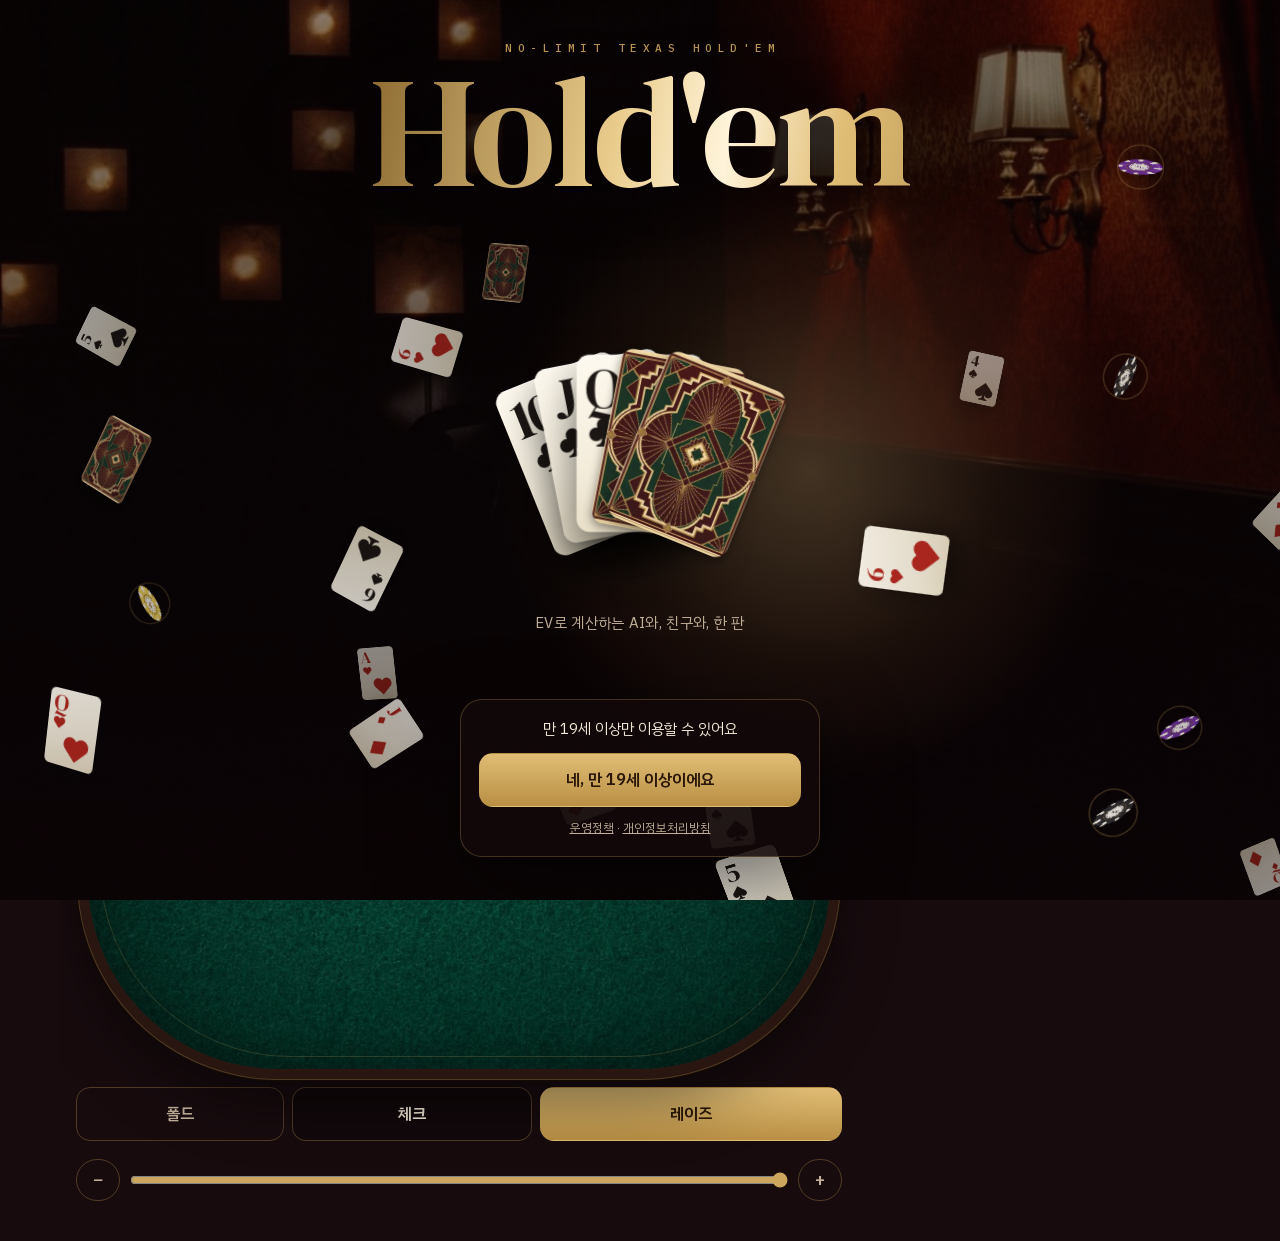
<file: index.html>
<!doctype html>
<html lang="ko">
<head>
<meta charset="utf-8">
<meta name="viewport" content="width=device-width, initial-scale=1, viewport-fit=cover">
<meta name="robots" content="noindex, nofollow">
<title>헤즈업 홀덤</title>
<link rel="manifest" href="manifest.webmanifest">
<meta name="theme-color" content="#170b0e">
<link rel="icon" href="icons/favicon-64.png" type="image/png">
<link rel="apple-touch-icon" href="icons/apple-touch-icon.png">
<meta name="apple-mobile-web-app-capable" content="yes">
<meta name="apple-mobile-web-app-title" content="홀덤">
<!-- 카톡·메신저 링크 미리보기 (초대 링크) -->
<meta name="description" content="초대 링크를 누르면 바로 방으로 들어와요 · 빈자리는 EV로 판단하는 AI">
<meta property="og:type" content="website">
<meta property="og:title" content="홀덤 한 판 같이 쳐요">
<meta property="og:description" content="초대 링크를 누르면 바로 방으로 들어와요 · 빈자리는 EV로 판단하는 AI">
<meta property="og:image" content="https://holdem.io.kr/icons/og-invite.jpg">
<meta property="og:image:width" content="1200">
<meta property="og:image:height" content="630">
<meta property="og:url" content="https://holdem.io.kr/">
<link rel="stylesheet" href="ui/blackjack.css?v=9">
<link rel="stylesheet" href="ui/turn-cue.css?v=1">
<link rel="stylesheet" href="ui/avatar.css?v=3">
<link rel="stylesheet" href="ui/invite.css?v=1">
<link href="fonts/fonts.css" rel="stylesheet"> <!-- 글꼴도 우리 사이트에서 (외부로 접속 정보가 가지 않게) -->
<style>
:root{
  --room:#170b0e; --room-2:#35141c;
  --felt:#0f4a3f; --felt-hi:#1a6852; --felt-deep:#082a23;
  --rail:#2a1611; --brass:#cda65e; --brass-dim:rgba(205,166,94,.32);
  --ivory:#f4eddc; --ink:#1c1714; --red:#b2261d;
  --signal:#86e3c8; --signal-dim:rgba(134,227,200,.22); --neg:#ec7466; --led:#ff5a3c;
  --text:#f1e7d6; --muted:#bfae98;
  --display:"DM Serif Display", Georgia, "Times New Roman", serif;
  --sans:"IBM Plex Sans KR", -apple-system, "Apple SD Gothic Neo", "Malgun Gothic", system-ui, sans-serif;
  --mono:"IBM Plex Mono", ui-monospace, Menlo, Consolas, monospace;
  --digital:"Share Tech Mono", "IBM Plex Mono", ui-monospace, monospace;
  color-scheme:dark;
}
*{box-sizing:border-box}
[hidden]{display:none !important}
html{background:var(--room); touch-action:manipulation} /* 두 번 탭 확대 막기 (테이블 밖을 탭해도). 두 손가락 확대는 그대로 */
body{margin:0; min-height:100vh; min-height:100dvh; color:var(--text); font:15px/1.5 var(--sans);
  background:radial-gradient(90% 60% at 50% -10%, var(--room-2), transparent 70%), var(--room);
  padding:env(safe-area-inset-top, 0px) 0 env(safe-area-inset-bottom, 0px); position:relative; isolation:isolate}
/* 방 배경 사진 (Higgsfield 생성). 글자가 읽히도록 위아래를 어둡게 덮는다 */
body::before{content:""; position:fixed; inset:0; z-index:-1; pointer-events:none;
  background:linear-gradient(180deg, rgba(23,11,14,.62), rgba(23,11,14,.3) 35%, rgba(23,11,14,.55) 70%, rgba(23,11,14,.92)),
    url("assets/room.jpg") center / cover no-repeat}
button{font:inherit; color:inherit; cursor:pointer}
button:disabled{cursor:not-allowed}
:focus-visible{outline:2px solid var(--signal); outline-offset:3px}

.top{max-width:1160px; margin:0 auto; padding:18px 16px 12px; display:flex; align-items:baseline; justify-content:space-between; gap:6px 16px; flex-wrap:wrap}
.top h1{margin:0; font-size:20px; font-weight:700; letter-spacing:-.02em}
.top h1 .spade{color:var(--brass); margin-right:6px}
.top h1 small{font-weight:400; color:var(--muted); font-size:13px; margin-left:8px; letter-spacing:0}
.top .meta{font:13px var(--mono); color:var(--muted); display:flex; flex-wrap:wrap; gap:4px 14px}
.linkbtn{padding:0; border:0; background:none; font:inherit; color:var(--muted); text-decoration:underline; text-underline-offset:3px}
.top h1{flex:1 1 auto; min-width:0} .top .meta{order:2} .top-btns{order:3; display:flex; flex-wrap:wrap; gap:4px 14px; font:13px var(--mono)}
/* 폰: 제목 옆에 작은 알약 버튼(설치·정지·삭제·로비·소리), 아래 한 줄에 핸드·레벨. 글자 버튼이 세 줄로 밀리지 않게 */
@media (max-width:600px){
  .top{align-items:center; padding:12px 16px 8px; gap:4px 10px}
  .top h1{flex:1 1 0; font-size:18px; white-space:nowrap; overflow:hidden; text-overflow:ellipsis} .top h1 small{display:block; margin:1px 0 0; font-size:11px; overflow:hidden; text-overflow:ellipsis}
  .top-btns{order:1; flex:none; flex-wrap:nowrap; gap:6px}
  .top .meta{order:2; flex:1 0 100%; font-size:12px; gap:2px 12px}
  .top-btns .linkbtn{font-size:0; min-width:38px; height:32px; padding:0 9px; border:1px solid var(--brass-dim); border-radius:999px; text-decoration:none; color:var(--text); background:rgba(0,0,0,.25)}
  .top-btns .linkbtn::before{font:500 12px var(--sans)}
  .top-btns .install::before{content:"설치"} #bPause::before{content:"정지"} #bPause[aria-pressed="true"]::before{content:"계속"} #bDelRoom::before{content:"삭제"} #bLobby::before{content:"로비"} #bSound::before{content:"소리"}
  #bSound[aria-pressed="false"]::before{opacity:.45; text-decoration:line-through}
  .top-btns .linkbtn.warn{font:500 12px var(--sans); border-color:var(--neg); color:var(--neg)} .top-btns .linkbtn.warn::before{content:none !important} /* 두 번 눌러 확인: 안내 문구를 그대로 보여 준다 */
}
.linkbtn[aria-pressed="false"]{opacity:.55}
.linkbtn.warn{color:var(--neg)}
#blinds.bump{animation:pop .4s ease-out; color:var(--brass)}

.layout{max-width:1160px; margin:0 auto; padding:0 16px 40px; display:grid; gap:22px; overflow-x:clip} /* 가장자리 자리의 효과 고리가 가로 스크롤을 만들지 않게 */
@media (min-width:880px){ .layout{grid-template-columns:minmax(0,1fr) 340px; align-items:start} }

/* ===== 테이블: 좌석을 둘레에 배치 ===== */
.table{position:relative; isolation:isolate; margin:14px 12px 18px; aspect-ratio:3/4; --chip:24px; touch-action:manipulation; -webkit-user-select:none; user-select:none; /* 두 번 탭 = 체크 (확대·글자 선택 막기) */
  border-radius:clamp(56px, 16vw, 190px);
  /* 실제 울 펠트 사진 (Higgsfield 생성) 위에 천장 조명처럼 가운데를 밝히고 가장자리를 어둡게 */
  background:radial-gradient(ellipse 60% 50% at 50% 45%, rgba(120,230,190,.16), transparent 70%),
    radial-gradient(ellipse 75% 70% at 50% 50%, transparent 45%, rgba(3,18,14,.6)),
    url("assets/felt.jpg") center / cover, var(--felt);
  box-shadow:0 0 0 10px var(--rail), 0 0 0 11px var(--brass-dim), 0 0 0 13px #120806, 0 28px 60px rgba(0,0,0,.55), inset 0 0 70px rgba(0,0,0,.5)}
.table::before{content:""; position:absolute; inset:12px; z-index:-1; border-radius:inherit; border:1px solid rgba(205,166,94,.2); pointer-events:none}
/* 넓은 테이블(.wide)은 화면 폭이 아니라 테이블 자신의 폭으로 정한다 → 폴드 펼침처럼 두 칸 배치에서도 좌석 배치와 모양이 맞는다 */
.table.wide{aspect-ratio:16/10; --chip:28px} .table.wide[data-n="2"]{aspect-ratio:16/11}

.seat{position:absolute; transform:translate(-50%,-50%); display:flex; flex-direction:column; align-items:center; gap:3px; width:max-content; z-index:2}
.seat.me{transform:translate(-50%,-100%); gap:6px}
.seat.me .info{order:-1} /* 나: 액션 → 카드 → 명패 */
.plate{position:relative; display:flex; flex-direction:column; align-items:center; min-width:74px; padding:3px 10px 4px; border-radius:12px;
  background:rgba(8,18,15,.78); border:1px solid var(--brass-dim); transition:box-shadow .3s, opacity .3s; line-height:1.2}
.plate .name{max-width:7.5em; overflow:hidden; text-overflow:ellipsis; font-weight:600; font-size:12px; white-space:nowrap} /* 긴 닉네임은 말줄임 */
.plate .stack{font:16px/1.1 var(--display); color:var(--ivory); font-weight:400}
.seat.me .plate{flex-direction:row; gap:10px; padding:5px 14px; border-radius:999px}
/* 자리 아바타: 세로 명패는 테이블 안쪽 끝에 걸쳐 놓는다 (폰에서 옆자리 명패가 이미 화면 끝에 닿아 있어 폭을 늘릴 수 없다). 가로 명패(나·1:1)는 명패 안 왼쪽 */
.avatar{position:absolute; left:-15px; top:50%; width:30px; height:30px; margin-top:-15px; border-radius:50%; object-fit:cover; background:#3a1218; box-shadow:0 0 0 1.5px var(--brass-dim), 0 2px 6px rgba(0,0,0,.5)}
.seat.av-r .avatar{left:auto; right:-15px} .seat.ai .plate{padding-left:19px} .seat.ai.av-r .plate{padding-left:10px; padding-right:19px} .table[data-n="2"] .seat.ai .plate{padding:5px 14px}
.seat.me .avatar, .table[data-n="2"] .seat.ai .avatar{position:static; flex:none; width:32px; height:32px; margin:-2px 0 -2px -8px}
.seat.folded .avatar{filter:grayscale(.8)}
.seat.me .plate .name{font-size:14px}
.seat.me .plate .stack{font-size:20px}
.table[data-n="2"] .seat.ai .plate{flex-direction:row; gap:10px; padding:5px 14px; border-radius:999px}
.table[data-n="2"] .seat.ai .plate .name{font-size:14px}
.table[data-n="2"] .seat.ai .plate .stack{font-size:20px}
.seat.turn .plate{box-shadow:0 0 0 2px var(--brass), 0 0 22px rgba(205,166,94,.5)}
.seat.ai.turn .plate{box-shadow:0 0 0 2px var(--signal), 0 0 22px rgba(134,227,200,.45)}
.seat.win .plate{box-shadow:0 0 0 2px var(--brass), 0 0 30px rgba(205,166,94,.7)}
.seat.folded .plate{opacity:.55}
.seat.out{filter:grayscale(1) brightness(.5)}
/* 액션 효과: 체크는 두 번 두드림, 콜은 초록 고리, 레이즈는 금빛, 올인은 붉은 금빛 (올인한 사람 명패에는 핸드가 끝날 때까지 엠블럼) */
.fx{position:absolute; left:50%; top:50%; width:130px; height:130px; margin:-65px 0 0 -65px; border-radius:50%; pointer-events:none; z-index:3; animation:ring .6s ease-out both}
.fx.check{border:2px solid var(--ivory)} .fx.check::after{content:''; position:absolute; inset:-2px; border-radius:50%; border:2px solid var(--ivory); animation:ring .5s .14s ease-out both}
.fx.call{border:3px solid var(--signal)}
.fx.raise{border:3px solid var(--brass); box-shadow:0 0 24px rgba(205,166,94,.8), inset 0 0 18px rgba(205,166,94,.6); animation-duration:.8s}
.fx.allin{width:190px; height:190px; margin:-95px 0 0 -95px; border:4px solid #f0c060; box-shadow:0 0 40px #e2463a, inset 0 0 30px rgba(240,192,96,.7); animation-duration:1s}
@keyframes ring{from{transform:scale(.3); opacity:1} to{transform:scale(1.5); opacity:0}}
.seat.allin .plate{box-shadow:0 0 0 2px #f0c060, 0 0 18px rgba(226,70,58,.8); animation:allinGlow 1.2s ease-in-out infinite alternate}
.seat.allin .plate::before{content:''; position:absolute; top:-24px; right:-34px; width:70px; height:47px; transform:rotate(8deg); background:url(assets/fx/allin.webp) center/contain no-repeat; pointer-events:none; z-index:2; filter:drop-shadow(0 3px 6px rgba(0,0,0,.6))} /* 명패 모서리에 스티커처럼 (펼친 카드를 가리지 않게) */
.seat.me.allin .plate::before{top:50%; right:calc(100% + 4px); transform:translateY(-50%) rotate(-6deg)}
@keyframes allinGlow{to{box-shadow:0 0 0 2px #f0c060, 0 0 30px rgba(226,70,58,1)}}
.end-art{display:block; width:min(250px, 72%); margin:-8px auto 2px; filter:drop-shadow(0 8px 18px rgba(0,0,0,.6)); animation:stamp .7s cubic-bezier(.2,1.6,.4,1) both} .end-art[hidden]{display:none}
.allin-slam{position:absolute; left:50%; top:46%; width:min(78%, 420px); transform:translate(-50%, -50%); pointer-events:none; z-index:20; filter:drop-shadow(0 10px 30px rgba(0,0,0,.7)); animation:slam 1.6s cubic-bezier(.2,.9,.3,1) both}
@keyframes slam{0%{opacity:0; transform:translate(-50%, -50%) scale(2.4) rotate(-6deg)} 14%{opacity:1; transform:translate(-50%, -50%) scale(.94) rotate(0)} 24%{transform:translate(-50%, -50%) scale(1.04)} 78%{opacity:1; transform:translate(-50%, -50%) scale(1)} 100%{opacity:0; transform:translate(-50%, -50%) scale(1.12)}}
.table.shake{animation:shake .45s .18s ease-in-out}
.table.flash::after{content:''; position:absolute; inset:0; border-radius:inherit; pointer-events:none; z-index:15; background:radial-gradient(circle at 50% 45%, rgba(240,192,96,.45), rgba(226,70,58,.3) 45%, rgba(226,70,58,0) 75%); animation:flash 1.3s ease-out both}
@keyframes flash{0%{opacity:0} 12%{opacity:1} 100%{opacity:0}}
@keyframes shake{20%{transform:translate(-6px, 2px)} 40%{transform:translate(5px, -3px)} 60%{transform:translate(-3px, 2px)} 80%{transform:translate(2px, -1px)}}
@media (prefers-reduced-motion:reduce){ .fx, .allin-slam, .table.shake, .table.flash::after, .seat.allin .plate{animation:none} .fx, .allin-slam, .table.flash::after{display:none} }
.badge{position:absolute; top:-10px; right:-10px; padding:1px 8px; border-radius:999px; background:var(--neg); color:#2a0d0a; font:700 12px/18px var(--sans); animation:stamp .5s cubic-bezier(.2,1.6,.4,1) both; filter:none}
.hand{display:flex; gap:3px; --cw:26px; min-height:calc(var(--cw) * 1.4)}
.seat.ai .hand{margin-bottom:-12px; z-index:-1}
.seat.me .hand{--cw:clamp(44px, 12vw, 60px); gap:6px}
.table[data-n="2"] .seat.ai .hand{--cw:42px; gap:5px; margin-bottom:0}
.table.wide .hand{--cw:34px} .table.wide .seat.me .hand{--cw:66px}
.info{display:flex; gap:8px; min-height:18px; font-size:12px; line-height:18px; white-space:nowrap}
.say{color:var(--ivory); font-weight:500; text-shadow:0 1px 3px rgba(0,0,0,.7)}
.say.pop{animation:pop .3s ease-out}
.say.draw{padding:0 10px; border-radius:999px; border:1.5px solid var(--brass); background:rgba(10,6,4,.78); color:var(--brass); font-size:15px; font-weight:700; line-height:24px} .say.draw.stay{border-color:var(--signal); color:var(--signal)} /* 바둑이 교환: 몇 장 / 스테이를 크게 */
.hname{color:var(--brass); text-shadow:0 1px 3px rgba(0,0,0,.7)}
.bio{position:absolute; top:calc(100% + 4px); left:50%; transform:translateX(-50%); width:180px; padding:8px 10px; border-radius:10px; z-index:9;
  background:rgba(8,12,11,.95); border:1px solid var(--brass-dim); font-size:12px; line-height:1.5; color:var(--muted); white-space:normal; animation:pop .2s ease-out}
.bio b{display:block; color:var(--text); font-size:13px}

/* 타임칩: 크게, 내 차례면 금빛으로 빛나고 10초 아래면 붉게 깜빡인다 */
.timechip{position:absolute; right:-70px; bottom:-16px; width:58px; height:58px; border-radius:50%; border:0; padding:0;
  background:radial-gradient(circle, #f2e8d2 0 54%, transparent 55%), repeating-conic-gradient(var(--brass) 0 20deg, #7a5a1e 20deg 40deg);
  box-shadow:0 3px 8px rgba(0,0,0,.5), inset 0 0 0 3px rgba(0,0,0,.25); color:#3a2608; font:800 14px/1 var(--sans); letter-spacing:-.03em}
.timechip span{position:absolute; top:-7px; right:-9px; min-width:24px; height:24px; border-radius:12px; background:var(--neg); color:#2a0d0a; font:800 13px/24px var(--sans); box-shadow:0 0 0 2px #1a0c0c}
.timechip:disabled{filter:grayscale(.45) brightness(.8)}
.timechip:not(:disabled){animation:tcGlow 1.4s ease-in-out infinite alternate}
.timechip.hurry:not(:disabled){animation:tcHurry .45s ease-in-out infinite alternate}
@keyframes tcGlow{to{box-shadow:0 3px 8px rgba(0,0,0,.5), inset 0 0 0 3px rgba(0,0,0,.25), 0 0 18px 5px rgba(240,192,96,.85)}}
@keyframes tcHurry{to{box-shadow:0 3px 8px rgba(0,0,0,.5), inset 0 0 0 3px rgba(0,0,0,.25), 0 0 24px 7px rgba(226,70,58,.95); transform:scale(1.08)}}

.bet{position:absolute; transform:translate(-50%,-50%); display:inline-flex; align-items:flex-end; gap:5px; font:12px var(--mono); z-index:1}
.bet b{font-weight:500; padding:0 7px; border-radius:999px; background:rgba(0,0,0,.5); line-height:18px}
.bet.off{visibility:hidden}
.bet.r{flex-direction:row-reverse} /* 오른쪽 좌석은 금액을 칩 왼쪽에 → 자기 명패를 가리지 않게 */
.table:not(.wide) .bet{flex-direction:column; align-items:center; gap:2px} /* 좁은 테이블: 금액을 칩 아래로 → 폭이 절반 */
/* 칩: Higgsfield 3D 칩 모델을 금액별로 색을 바꾸고 숫자를 새겨 테이블 시점으로 미리 렌더한 스프라이트를 쌓는다 */
.chipset{display:inline-flex; align-items:flex-end; gap:1px}
.chips{position:relative; flex:none; width:var(--chip)}
.chips img{position:absolute; width:var(--chip); filter:drop-shadow(0 2px 2px rgba(0,0,0,.45))}

.dealer-btn{position:absolute; width:22px; height:22px; margin:-11px 0 0 -11px; border-radius:50%; background:var(--ivory); color:var(--ink); z-index:3;
  font:13px/22px var(--display); text-align:center; box-shadow:0 2px 5px rgba(0,0,0,.5); transition:left .6s cubic-bezier(.3,.8,.3,1), top .6s cubic-bezier(.3,.8,.3,1)}

.center{position:absolute; left:50%; top:43%; transform:translate(-50%,-50%); display:grid; justify-items:center; gap:6px; z-index:1}
.table[data-n="2"] .center{top:46%}
.table.wide .center{top:41%}
.board-wrap{position:relative; --cw:clamp(30px, 9.2vw, 46px)}
.table[data-n="2"] .board-wrap{--cw:clamp(40px, 12vw, 64px)}
.table.wide .board-wrap{--cw:54px}
.slots,.board{display:flex; gap:4px}
.board{position:absolute; inset:0}
.slot{width:var(--cw); aspect-ratio:5/7; border-radius:calc(var(--cw) * .1); border:1px dashed rgba(244,237,220,.16)}
.pot{display:flex; align-items:flex-end; gap:6px; font-size:12px; line-height:22px; color:var(--muted); min-height:30px}
.pot b{font:22px/1 var(--display); font-weight:400; color:var(--brass)}
.banner{text-align:center; animation:pop .35s ease-out; max-width:240px}
.banner strong{display:block; font-size:18px; line-height:1.25; font-weight:700}
.banner span{font:12px var(--mono); color:var(--muted)}
.banner.win strong{color:var(--brass)}
.banner.lose strong{color:var(--neg)}
/* 디지털 샷클락 */
.clock{font:700 36px/1 var(--mono); font-variant-numeric:tabular-nums; letter-spacing:-.04em; color:#ffd9a0; padding:3px 10px 2px; border-radius:6px; background:rgba(0,0,0,.55);
  box-shadow:inset 0 0 0 1px rgba(255,200,120,.25); text-shadow:0 0 8px rgba(255,190,90,.8); visibility:hidden}
.clock.on{visibility:visible}
.clock small{font:600 12px var(--sans);letter-spacing:0;margin-left:4px}.clock.hurry{color:#ffb36b;box-shadow:inset 0 0 0 2px #ffb36b;text-shadow:none}
.level-banner{position:absolute; left:50%; top:20%; transform:translate(-50%,-50%); z-index:6; padding:8px 18px; border-radius:12px; text-align:center;
  background:rgba(20,10,6,.92); border:1px solid var(--brass); color:var(--brass); font:700 15px/1.4 var(--sans); white-space:nowrap; animation:banner 2.4s ease both}
.level-banner small{display:block; font:12px var(--mono); color:var(--muted)}
#deck{position:absolute; left:50%; top:4%; width:1px; height:1px}

/* 카드 */
.card{position:relative; flex:none; width:var(--cw); aspect-ratio:5/7; border-radius:calc(var(--cw) * .1);
  background:linear-gradient(165deg, #fffaf0, var(--ivory) 55%, #e4d9c0); color:var(--ink);
  box-shadow:inset 0 1px 0 rgba(255,255,255,.6), 0 4px 10px rgba(0,0,0,.4);
  font-family:var(--display); transition:transform .25s, filter .25s, box-shadow .25s}
.card.red{color:var(--red)}
.card .idx{position:absolute; top:4%; left:7%; display:flex; flex-direction:column; align-items:center; font-size:calc(var(--cw) * .44); line-height:.95; letter-spacing:-.05em}
.card .idx small{font:calc(var(--cw) * .29)/1 var(--sans)}
.card .pip{position:absolute; right:7%; bottom:4%; font:calc(var(--cw) * .62)/1 var(--sans)}
.card.back{background:#5c1823 url(assets/cardback.webp) center/cover; box-shadow:0 4px 10px rgba(0,0,0,.4)}
.card.undealt{visibility:hidden}
.card.deal{animation:deal .38s cubic-bezier(.2,.9,.25,1) both}
.card.flip{animation:flip .45s ease-out both}
.card.win{transform:translateY(-5px); box-shadow:0 0 0 2px var(--brass), 0 10px 20px rgba(0,0,0,.5)}
.card.dim{filter:brightness(.5) saturate(.5)}
#fx{position:fixed; inset:0; pointer-events:none; z-index:60; overflow:hidden}
.flyer{position:fixed; left:0; top:0; will-change:transform}

/* 조작 */
.controls{display:grid; gap:10px}
#actions{display:grid; gap:10px}
.main{display:grid; grid-template-columns:1fr 1.15fr 1.45fr; gap:8px}
.btn{min-height:54px; padding:0 10px; border-radius:14px; border:1px solid var(--brass-dim); background:rgba(0,0,0,.28); font-weight:600; font-size:16px; transition:transform .12s, background .2s, opacity .2s}
.btn:not(:disabled):hover{background:rgba(205,166,94,.12)}
.btn:not(:disabled):active{transform:translateY(1px)}
.btn.primary{background:linear-gradient(180deg, #e0bd75, #b98f44); color:#2a1707; border-color:transparent}
.btn.primary:not(:disabled):hover{background:linear-gradient(180deg, #ebc982, #c49a4e)}
.btn.ghost{background:transparent; color:var(--muted)}
.btn:disabled{opacity:.36}
.btn small{display:block; font-size:12px; font-weight:500; opacity:.7}
.btn.wide{width:100%}
.sizing{display:grid; gap:8px}
.presets{display:flex; gap:6px}
.presets .chip{flex:1; min-width:0; padding:0 4px}
.fine{display:flex; align-items:center; gap:8px}
.chip{min-height:42px; padding:0 12px; border-radius:999px; border:1px solid var(--brass-dim); background:transparent; color:var(--muted); font-size:15px; font-weight:500; font-variant-numeric:tabular-nums}
.chip.on{border-color:var(--brass); background:rgba(205,166,94,.16); color:var(--text)}
.chip.step{width:44px; padding:0; font-size:18px; line-height:1}
.chip:disabled{opacity:.36}
.fine input{flex:1; min-width:0; height:36px; accent-color:var(--brass)}
/* 바둑이: 4장 손패(상대는 겹쳐 놓은 뒷면), 눌러 고른 카드, 아침·점심·저녁 진행 표시, 9칸 베팅 버튼 */
.table[data-game="badugi"] .seat.ai .card + .card{margin-left:calc(var(--cw) * -.42)} /* 상대 4장은 겹쳐 놓는다 (깐 패도 숫자·무늬 표시는 보인다) */
.table[data-game="badugi"][data-n="2"] .seat.ai .card:not(.back) + .card{margin-left:0} /* 1:1은 자리가 넉넉하니 깐 패를 펼친다 */
.table[data-game="badugi"] .seat.me .hand{--cw:clamp(40px, 11vw, 62px)} /* 폰에서 4장이 옆 좌석 명패에 닿지 않게 */
.table[data-game="badugi"] .seat.me .card{transition:transform .15s, box-shadow .15s}
.table[data-game="badugi"] .board-wrap, .table:not([data-game="badugi"]) .bd-rounds{display:none}
.table[data-game="sutda"] .board-wrap, .table:not([data-game="sutda"]) .sd-stages{display:none}
/* 섯다: 화투 카드 (세로로 긴 2:3). 그림 + 작은 월 숫자, 뒷면은 진한 빨강. 날아가는 카드(#fx)도 같게 body에 data-game */
body[data-game="sutda"] .card{aspect-ratio:2/3}
body[data-game="sutda"] .card.back{background:repeating-linear-gradient(45deg, rgba(0,0,0,.18) 0 2px, transparent 2px 6px), #8e1b1f; box-shadow:inset 0 0 0 2px #3d0a0c, 0 4px 10px rgba(0,0,0,.4)}
.card.hw{background:#1a0d0b; overflow:hidden; padding:0}
.card.hw img{display:block; width:100%; height:100%; object-fit:cover; border-radius:inherit; pointer-events:none; user-select:none}
.card.hw .hw-n{position:absolute; right:5%; top:3%; min-width:1.3em; padding:0 .2em; border-radius:.35em; background:rgba(12,8,6,.78); color:#fff; font:700 calc(var(--cw) * .26)/1.35 var(--sans); text-align:center}
.table[data-game="sutda"] .seat.me .hand{--cw:clamp(44px, 12.5vw, 64px)}
.sd-stages span{white-space:nowrap} .table:not(.wide) .sd-stages{gap:4px; font-size:12px} .table:not(.wide) .sd-stages span{padding:3px 8px} /* 폰: 세 칸이 한 줄에 */
#cards0.picking .card.discard{transform:translateY(8px); filter:grayscale(.7) brightness(.55)} /* 섯다 고르기: 버릴 카드 */
#cards0.picking .card.discard::after{content:'버림'; white-space:nowrap; position:absolute; left:50%; top:50%; transform:translate(-50%, -50%); padding:2px 6px; border-radius:6px; background:rgba(0,0,0,.75); color:#fff; font:700 12px var(--sans)}
.hand.picking .card{cursor:pointer}
.card.sel{transform:translateY(-14px); box-shadow:0 0 0 2px var(--signal), 0 12px 22px rgba(0,0,0,.55)}
.bd-rounds, .sd-stages{display:flex; gap:6px; font-size:13px}
.bd-rounds span, .sd-stages span{padding:3px 12px; border-radius:999px; border:1px solid rgba(244,237,220,.18); color:var(--muted)}
.bd-rounds span.done, .sd-stages span.done{color:var(--text); border-color:var(--brass-dim)}
.bd-rounds span.on, .sd-stages span.on{color:#2a1707; background:var(--brass); border-color:transparent; font-weight:700}
#bdActions{display:grid; gap:8px}
.bd-mine{margin:0; text-align:center; font-size:14px; color:var(--brass)} .bd-mine:empty{display:none} /* 지금 내 족보 (카드 위에 쓰면 내 베팅 칩과 겹친다) */
.bd-bets{display:grid; grid-template-columns:repeat(3, 1fr); gap:8px}
.bd-bets .btn{min-height:50px}
.bd-draw{display:grid; gap:8px}
.bd-draw p{margin:0; text-align:center; font-size:13px; color:var(--muted)}
.bd-help p{margin:0 0 6px; font-size:13px; line-height:1.6; color:var(--muted)} .bd-help p:last-child{margin:0} .bd-help b{color:var(--text)}

/* EV 계기판 */
.side{display:grid; gap:18px; align-content:start}
.gauge{position:relative; overflow:hidden; padding:16px; border-radius:16px;
  background:linear-gradient(180deg, #0d1917, #08100f); border:1px solid var(--signal-dim);
  color:var(--signal); font-family:var(--mono); box-shadow:0 20px 40px rgba(0,0,0,.35)}
.gauge::before{content:""; position:absolute; inset:0; pointer-events:none; background:repeating-linear-gradient(0deg, rgba(134,227,200,.035) 0 1px, transparent 1px 3px)}
.g-head{display:flex; align-items:center; gap:10px; margin-bottom:14px; flex-wrap:wrap}
.g-head h2{margin:0; font:600 13px var(--sans); letter-spacing:.08em}
.g-head h2 span{color:var(--text); font-weight:500; letter-spacing:0; margin-left:6px}
.state{display:inline-flex; align-items:center; gap:6px; padding:2px 8px; border-radius:999px; border:1px solid var(--signal-dim); font-size:11px}
.state::before{content:""; width:6px; height:6px; border-radius:50%; background:currentColor; opacity:.45}
.state.busy::before{opacity:1; animation:blink .6s steps(2) infinite}
.toggle{margin-left:auto; display:flex; align-items:center; gap:6px; font:12px var(--sans); color:var(--muted); cursor:pointer}
.toggle input{accent-color:var(--signal); margin:0}
.secret{position:relative; min-height:120px}
.gauge.sealed .secret{visibility:hidden}
.gauge.sealed .secret::after{content:"이번 핸드가 끝나면 공개돼요"; visibility:visible; position:absolute; inset:0; display:grid; place-items:center;
  font:13px var(--sans); color:var(--muted); border:1px dashed var(--signal-dim); border-radius:10px;
  background:repeating-linear-gradient(-45deg, rgba(134,227,200,.06) 0 8px, transparent 8px 16px) 0 0/200% 200%; animation:drift 8s linear infinite}
.empty{margin:0; font:13px/1.7 var(--sans); color:var(--muted)}
.eq{display:flex; align-items:baseline; gap:10px}
.eq b{font-size:34px; line-height:1; font-weight:500; color:#d6fff2}
.k{font-size:12px; color:rgba(134,227,200,.7)}
.eq .tag{margin-left:auto}
.tag{padding:1px 8px; border-radius:999px; background:var(--brass); color:#2a1707; font:600 11px/18px var(--sans)}
.meter{position:relative; height:10px; margin:12px 0 28px; border-radius:5px; background:rgba(134,227,200,.1)}
.meter i{position:absolute; inset:0 auto 0 0; border-radius:inherit; background:linear-gradient(90deg, rgba(134,227,200,.45), var(--signal)); animation:grow .8s cubic-bezier(.2,.8,.2,1)}
.meter em{position:absolute; top:-4px; bottom:-4px; width:2px; margin-left:-1px; background:var(--brass)}
.meter em span{position:absolute; top:18px; left:0; transform:translateX(-50%); white-space:nowrap; font:normal 11px var(--mono); color:var(--brass)}
.meta{display:grid; grid-template-columns:repeat(auto-fit, minmax(140px, 1fr)); gap:6px 14px; margin:0 0 14px; font-size:12px}
.meta div{display:flex; justify-content:space-between; gap:8px; padding-bottom:4px; border-bottom:1px solid rgba(134,227,200,.08)}
.meta dt{font-family:var(--sans); color:rgba(134,227,200,.65)}
.meta dd{margin:0}
.evs{list-style:none; margin:0; padding:0; display:grid; gap:4px}
.evs li{display:grid; grid-template-columns:minmax(0,1.8fr) 1fr 4.4em; align-items:center; gap:10px; padding:6px 8px; border-radius:8px; font-size:12.5px}
.evs li.on{background:rgba(134,227,200,.08); box-shadow:inset 0 0 0 1px var(--signal)}
.evs li > span{font-family:var(--sans); color:var(--text)}
.evs small{display:block; font:11px var(--mono); color:var(--muted)}
.evs small i{font-style:normal; white-space:nowrap}
.evs b{text-align:right; font-weight:500}
.evs b.neg{color:var(--neg)}
.bar{position:relative; height:8px}
.bar::before{content:""; position:absolute; left:50%; top:-3px; bottom:-3px; width:1px; background:rgba(134,227,200,.3)}
.bar i{position:absolute; top:0; bottom:0; left:50%; border-radius:0 3px 3px 0; background:var(--signal); transform-origin:left; animation:growx .7s cubic-bezier(.2,.8,.2,1)}
.bar i.neg{left:auto; right:50%; border-radius:3px 0 0 3px; background:var(--neg); transform-origin:right}
.pick{display:flex; justify-content:space-between; gap:10px; margin-top:12px; padding-top:12px; border-top:1px solid rgba(134,227,200,.12); font-size:13px}
.pick:empty{display:none}
.pick span{font-family:var(--sans); color:var(--muted)}

/* 전적·기록 */
.log{padding:14px 16px; border-radius:16px; background:rgba(16,8,10,.62); border:1px solid rgba(205,166,94,.14); backdrop-filter:blur(8px); -webkit-backdrop-filter:blur(8px)}
.log h2{margin:0 0 8px; font:600 13px var(--sans); letter-spacing:.08em; color:var(--muted)}
.log ol{list-style:none; margin:0; padding:0; max-height:220px; overflow:auto; font-size:13px}
@media (min-width:880px){ .log ol{max-height:320px} }
.log li{padding:1px 0}
.log li.head{margin-top:10px; font:12px var(--mono); color:var(--brass)}
.log li.head:first-child{margin-top:0}
.log li.street{color:var(--muted)}
.log li.result{font-weight:600}
.log li.level{color:var(--brass); font-weight:600}
.record dl{display:grid; grid-template-columns:repeat(3, 1fr); gap:10px; margin:0}
.record dt{font-size:12px; color:var(--muted)}
.record dd{margin:2px 0 0; font:20px/1.2 var(--display); color:var(--ivory)}
.record dd small{margin-left:6px; font:12px var(--mono); color:var(--muted)}
.prof{display:flex; justify-content:space-between; align-items:baseline; gap:10px; margin-top:12px; padding-top:10px; border-top:1px solid rgba(205,166,94,.14); font-size:12px; line-height:1.5; color:var(--muted)}
.prof .linkbtn{flex:none; font-size:12px}

/* ===== 무대: 시작 화면·로비 뒤. 떠다니는 카드·칩, 마우스를 따라오는 조명, 로열 플러시 부채 ===== */
#stage{position:fixed; inset:0; z-index:30; overflow:hidden; background:#0b0406; --mx:50%; --my:40%; --px:0px; --py:0px}
.st-bg{position:absolute; inset:-5%; background:linear-gradient(180deg, rgba(11,4,6,.45), rgba(11,4,6,.7) 60%, #0b0406 98%), url("assets/room.jpg") center / cover;
  transform:translate3d(var(--px), var(--py), 0) scale(1.05)}
.st-light{position:absolute; inset:0; pointer-events:none; mix-blend-mode:screen;
  background:radial-gradient(34vmax 34vmax at var(--mx) var(--my), rgba(255,204,128,.24), rgba(255,160,80,.07) 45%, transparent 72%)}
.st-float{position:absolute; inset:0; pointer-events:none}
.st-item{position:absolute; left:0; top:0; will-change:transform, opacity}
.st-item.card{--cw:52px; box-shadow:0 10px 26px rgba(0,0,0,.55)}
.st-item.chip{width:40px; filter:drop-shadow(0 8px 10px rgba(0,0,0,.5))}
#lobby{background:rgba(11,4,6,.62)} #lobby .back{display:block; min-height:38px; margin:-10px 0 6px -6px; padding:0 14px; font-size:14px; color:var(--muted)} /* 뒤로 테이블·계기판이 흐릿하게 보인다 */
.acct-nick{flex:1 1 100%; font-size:13px; color:var(--muted)} .acct-nick b{color:var(--text); font-weight:600}
#landing{background:transparent; z-index:41; display:flex; flex-direction:column; justify-content:center; align-items:center; gap:clamp(14px, 3vh, 28px); overflow:hidden}
.ld-hero{position:relative; display:grid; justify-items:center; gap:6px; pointer-events:none}
.ld-hero::before{content:""; position:absolute; inset:-35% -25%; z-index:-1; background:radial-gradient(closest-side, rgba(11,4,6,.82), rgba(11,4,6,.4) 60%, transparent)} /* 뒤로 지나가는 카드 위에서도 제목이 읽히게 */
.ld-kicker{margin:0; font:500 11px/1 var(--mono); letter-spacing:.5em; padding-left:.5em; color:var(--brass); opacity:.9}
.ld-title{margin:0; font:400 clamp(66px, 17vw, 156px)/.92 var(--display); letter-spacing:-.02em; color:transparent;
  background:linear-gradient(100deg, #8d6b31 0%, #e9cc8c 18%, #fff4da 26%, #e0bd75 34%, #9c7a3c 52%, #e0bd75 74%, #fbe9c2 88%, #9c7a3c 100%) 0 0 / 260% 100%;
  -webkit-background-clip:text; background-clip:text; filter:drop-shadow(0 8px 26px rgba(0,0,0,.7)); animation:ldShine 7s linear infinite}
@keyframes ldShine{to{background-position:-260% 0}}
.ld-sub{margin:0; color:var(--muted); font-size:15px; letter-spacing:.02em}
.ld-fan{position:relative; width:min(560px, 94vw); height:clamp(180px, 36vw, 280px); perspective:1100px; cursor:pointer; -webkit-tap-highlight-color:transparent; touch-action:manipulation}
.ld-fan-in{position:absolute; inset:0; transform-style:preserve-3d; transform:rotateX(var(--rx, 0deg)) rotateY(var(--ry, 0deg))}
.ld-card{position:absolute; left:50%; bottom:6%; --cw:clamp(82px, 18vw, 126px); margin-left:calc(var(--cw) / -2); transform-origin:50% 135%;
  box-shadow:0 22px 44px rgba(0,0,0,.6), inset 0 1px 0 rgba(255,255,255,.6); transition:transform .28s cubic-bezier(.2,.8,.2,1), box-shadow .28s}
.ld-card.hot{box-shadow:0 0 0 2px var(--brass), 0 0 34px rgba(224,189,117,.55), 0 26px 48px rgba(0,0,0,.6)}
.ld-panel{display:grid; gap:10px; width:min(360px, 100%); padding:18px; border-radius:22px; background:rgba(18,8,9,.9); border:1px solid rgba(205,166,94,.28);
  box-shadow:0 30px 80px rgba(0,0,0,.55); animation:rise .6s .5s cubic-bezier(.2,.9,.3,1) both}
.ld-google{display:flex; align-items:center; justify-content:center; gap:10px; min-height:54px; border-radius:14px; border:0; background:#fff; color:#1f1f1f; font-weight:600; font-size:16px}
.ld-google svg{width:20px; height:20px}
.ld-hello{margin:0 0 2px; text-align:center; color:var(--text); font-size:15px}
.ld-rec{margin:0 0 4px; text-align:center; color:var(--brass); font:600 14px/1.5 var(--mono); word-break:keep-all} /* 승점 한 줄 */
.fame-me{display:grid; gap:4px; justify-items:center; padding:12px; border-radius:14px; background:rgba(205,166,94,.08); border:1px solid rgba(205,166,94,.25); text-align:center}
.fame-me b{font:600 18px var(--mono); color:var(--brass)} .fame-me small{font-size:12px; line-height:1.6; color:var(--muted); word-break:keep-all}
.fame-me .up{color:var(--signal); font:600 13px var(--mono)} .fame-me .down{color:var(--neg); font:600 13px var(--mono)}
.fame-spark{width:100%; max-width:220px; height:36px} .fame-spark polyline{fill:none; stroke:var(--brass); stroke-width:2}
.podium{display:grid; grid-template-columns:1fr 1.15fr 1fr; align-items:end; gap:6px; margin-top:6px}
.pod{display:grid; justify-items:center; gap:2px; padding:10px 4px; border-radius:12px 12px 4px 4px; background:linear-gradient(180deg, rgba(205,166,94,.22), rgba(205,166,94,.05)); text-align:center; min-width:0}
.pod.p1{padding-top:18px; background:linear-gradient(180deg, rgba(240,192,96,.35), rgba(240,192,96,.06))} .pod.p3{padding-top:6px}
.pod i{font-style:normal; font-size:28px} .pod.p1 i{font-size:36px}
.pod b{max-width:100%; overflow:hidden; text-overflow:ellipsis; white-space:nowrap; font-size:13px} .pod span{font:500 12px var(--mono); color:var(--brass)}
.pod.empty span{color:var(--muted); font:12px var(--sans); word-break:keep-all}
.fame-list{list-style:none; margin:4px 0 0; padding:0; display:grid; gap:4px; max-height:240px; overflow-y:auto}
.fame-list li{display:grid; grid-template-columns:28px 1fr auto auto; gap:8px; align-items:center; padding:6px 10px; border-radius:10px; background:rgba(255,255,255,.04); font-size:13px}
.fame-list li.me{background:rgba(205,166,94,.18); box-shadow:inset 0 0 0 1px var(--brass)}
.fame-list b{overflow:hidden; text-overflow:ellipsis; white-space:nowrap} .fame-list small{color:var(--muted)}
#landing.set .ld-fan, #landing.set .ld-sub{display:none} /* 설정을 열면 패널에 자리를 준다 */
.ld-h{margin:0; text-align:center; font:400 26px/1.2 var(--display); color:var(--brass)}
.set-lab{display:block; margin-top:4px; font-size:14px; font-weight:600; color:var(--text)} .set-lab small{display:block; font-size:12px; font-weight:400; color:var(--muted)}
.set-line{display:flex; align-items:center; justify-content:space-between; gap:10px} .set-line .set-lab{margin:0} .set-line .btn{min-height:44px; min-width:88px}
.ld-panel .mp-join{margin:0} .set-msg{min-height:18px; margin:-4px 0 0; font-size:12px; color:var(--neg)} .set-msg.ok{color:var(--signal)}
.ld-panel .btn.warn{border-color:var(--neg); color:var(--neg)}
.ld-note{margin:2px 0 0; font-size:12px; line-height:1.6; color:var(--muted); text-align:center; word-break:keep-all} .ld-note a{color:var(--muted)} .ld-note b{color:var(--text); font-weight:600}
@media (max-height:640px){ .ld-kicker, .ld-sub{display:none} }

/* 로비·결과 모달 */
.overlay{position:fixed; inset:0; z-index:40; display:grid; place-items:start center; overflow-y:auto; padding:24px 16px; background:rgba(12,5,7,.86)}
.overlay > *{margin-block:auto} /* 창이 화면보다 길면 위에서부터 스크롤 */
.sheet{width:min(420px, 100%); padding:26px 22px; border-radius:20px; background:linear-gradient(180deg, #24120f, #150a0a); border:1px solid var(--brass-dim);
  box-shadow:0 30px 80px rgba(0,0,0,.6); animation:rise .45s cubic-bezier(.2,.9,.3,1) both}
.sheet h2{margin:0 0 4px; font:28px/1.2 var(--display); font-weight:400; color:var(--brass); text-align:center}
.sheet > p{margin:0 0 18px; text-align:center; color:var(--muted); font-size:14px}
body.starting .mode, body.starting #bAgain{opacity:.55; cursor:progress} /* 게임 번호를 받는 중 */
.sheet > p.end-rating{margin:-10px 0 14px; color:var(--brass); font:600 15px var(--mono)} .end-rating:empty{display:none} /* 끝 화면 승점 줄 */
.modes{display:grid; gap:10px}
.mode{display:grid; gap:2px; text-align:left; padding:14px 16px; border-radius:14px; border:1px solid var(--brass-dim); background:rgba(0,0,0,.25); transition:transform .2s, background .2s, border-color .2s, box-shadow .2s}
.mode:hover{background:rgba(205,166,94,.1); border-color:var(--brass); transform:translateY(-2px); box-shadow:0 12px 28px rgba(0,0,0,.4)}
.mode b{font-size:17px}
/* 로비 게임 그림 (혼자 하기 모드 버튼 왼쪽) */
.modes .mode{position:relative; padding-left:80px; min-height:74px; align-content:center}
.modes .mode::before{content:""; position:absolute; left:11px; top:50%; width:56px; height:56px; margin-top:-28px; border-radius:12px; background:center/cover; box-shadow:0 0 0 1px var(--brass-dim)}
.modes .mode[data-mode="hu"]::before, .modes .mode[data-mode^="ft"]::before{background-image:url(assets/lobby/holdem.webp)}
.modes .mode[data-mode^="bd"]::before{background-image:url(assets/lobby/badugi.webp)} .modes .mode[data-mode^="sd"]::before{background-image:url(assets/lobby/sutda.webp)}
.mode span{font-size:13px; color:var(--muted)}
.mode em{font:normal 12px var(--mono); color:var(--brass)}
.acct{display:flex; flex-wrap:wrap; align-items:center; gap:8px; margin-top:14px; padding-top:12px; border-top:1px solid rgba(205,166,94,.14); font-size:13px}
.acct > span{flex:1 1 180px; color:var(--text)} .acct small{display:block; font-size:12px; color:var(--muted)}
.acct .btn{min-height:44px; padding:0 14px; font-size:14px} .acct .login-kakao{background:#fee500; color:#191600; border-color:transparent}
.acct .linkbtn{font-size:12px}
.standings{list-style:none; margin:0 0 18px; padding:0; display:grid; gap:4px; font-size:14px}
.standings li{display:flex; justify-content:space-between; gap:10px; padding:6px 10px; border-radius:8px; background:rgba(255,255,255,.03)}
.standings li.me{background:rgba(205,166,94,.14); color:var(--text); font-weight:600}
.standings li span:first-child{color:var(--brass); font-family:var(--mono)}
.row{display:grid; grid-template-columns:1fr 1fr; gap:10px}
#bAgain[hidden] + #bToLobby{grid-column:1 / -1}
.mp-input{width:100%; min-height:48px; padding:0 14px; border-radius:12px; border:1px solid var(--brass-dim); background:rgba(0,0,0,.35); color:var(--text); font:16px var(--sans)}
.mp-seats{display:grid; gap:8px; margin-bottom:12px}
.mp-game{display:grid; grid-template-columns:1fr 1fr; gap:8px; margin-bottom:10px} /* 방 만들기: 홀덤 / 바둑이 */
/* 방 만들기: 칸마다 왼쪽은 이름, 오른쪽은 입력. 게임 규칙 → 들어오는 방법 → 인원(누르면 만들어짐) */
.mp-form{display:grid; gap:8px; margin-bottom:4px}
.mp-form h4{margin:10px 0 0; font-size:12px; font-weight:500; color:var(--muted)}
.mp-row{display:grid; grid-template-columns:6.5em minmax(0,1fr); align-items:center; gap:10px; font-size:14px; color:var(--text)}
.mp-row .mp-input{min-height:44px; font-variant-numeric:tabular-nums}
.mp-num{display:flex; align-items:center; gap:8px} .mp-num .mp-input{flex:1; min-width:0} .mp-num small{font:13px var(--mono); color:var(--brass)} .mp-num small:empty{display:none}
.mp-seg{display:grid; grid-template-columns:1fr 1fr; gap:6px} .mp-seg .chip{min-height:44px; padding:0 6px; font-size:14px}
.mp-row select{width:100%; min-height:44px; padding:0 10px; border-radius:12px; border:1px solid var(--brass-dim); background:rgba(0,0,0,.35); color:var(--text); font:15px var(--sans)}
.mp-check{display:flex; align-items:center; gap:8px; min-height:44px; font-size:14px; cursor:pointer} .mp-check input{width:20px; height:20px; margin:0; accent-color:var(--signal)} .mp-check small{color:var(--muted)}
.mp-form .mp-err{margin:0} .mp-form .mp-err:empty{display:none}
.mp-form .mp-seats{grid-template-columns:repeat(auto-fit, minmax(0,1fr)); margin:0} .mp-form .mode{justify-items:center; text-align:center; padding:12px 6px}
.lobby-install{display:grid; gap:2px; width:100%; margin:0 0 12px; padding:12px 16px; border-radius:14px; text-align:left; border:1px solid var(--brass); background:linear-gradient(180deg, rgba(224,189,117,.2), rgba(224,189,117,.06))} /* 로비 맨 위 앱 설치 */
.lobby-install b{font-size:16px; color:var(--brass)} .lobby-install span{font-size:13px; color:var(--muted)}
/* 일시정지(친구와 치기, 방장): 테이블을 덮고 조작을 막는다 */
.pause-veil{position:absolute; inset:0; z-index:25; border-radius:inherit; display:grid; place-content:center; justify-items:center; gap:8px; padding:0 24px; text-align:center; background:rgba(8,4,5,.66); -webkit-backdrop-filter:blur(2px); backdrop-filter:blur(2px)}
.pause-veil b{font:400 40px/1 var(--display); color:var(--brass)} .pause-veil span{font-size:14px; line-height:1.5; color:var(--text); word-break:keep-all}
body.mp-paused .controls{opacity:.35; pointer-events:none}
/* 대기실: 게임 테이블에 사람만 앉아 있다. 카드·팟·베팅 버튼·오른쪽 패널은 숨긴다 */
body.waiting .center > :not(#waitBox), body.waiting .controls > :not(#waitBar), body.waiting .side, body.waiting #deck, body.waiting #dealerBtn, body.waiting #bPause, body.waiting #bDelRoom{display:none !important}
.wait-box{display:grid; gap:8px; justify-items:center; text-align:center; width:max-content; max-width:min(48vw, 260px)}
.wait-code{font:600 18px var(--mono); color:var(--brass); letter-spacing:.12em} .wait-box span b{color:var(--brass)}
.wait-box .btn{min-width:130px} .wait-note{font-size:13px; color:var(--muted)} .wait-box .mp-err{min-height:0; margin:0} .wait-box .mp-count{margin:0}
.seat.empty .plate{opacity:.6; border-style:dashed} .wait-invite{font-size:13px; color:var(--brass)} .badge.host{background:var(--brass); animation:none}
.wait-bar{display:grid; grid-template-columns:1fr 1fr auto; gap:8px; max-width:480px; width:100%; margin:0 auto} .wait-bar .mp-input{grid-column:1 / -1; font-size:12px} .wait-info{grid-column:1 / -1; margin:0; text-align:center; font-size:12px; line-height:1.5; color:var(--muted)}
#mpPw li{flex-wrap:wrap} #mpPw b{font-family:var(--sans); letter-spacing:0; color:var(--text)} .mp-pwask{flex:1 1 100%; margin:4px 0 2px} /* 비밀번호 방 목록: 누르면 그 줄 아래에 비밀번호 칸 */
.mp-rooms{list-style:none; margin:0 0 12px; padding:0; display:grid; gap:6px} .mp-rooms:empty{display:none}
.mp-rooms li{display:flex; align-items:center; gap:8px; padding:6px 8px 6px 12px; border-radius:12px; background:rgba(255,255,255,.04); font-size:13px}
.lobby-tabs{margin:0 0 14px} .lobby-tabs .chip{min-height:46px; font-size:15px; font-weight:600} .lobby-rec{display:block; margin-top:4px; font:normal 12px var(--mono); color:var(--brass)} .lobby-rec:empty{display:none}
#tabMp .row{margin-bottom:10px} .mp-rooms .mp-rname{font-family:var(--sans); letter-spacing:0; color:var(--text); font-size:14px}
.mp-rooms li > span{flex:1; min-width:0} .mp-rooms b{font-family:var(--mono); color:var(--brass); letter-spacing:.08em; margin-right:6px}
.mp-rooms .btn{min-height:40px; padding:0 12px; font-size:13px}
.mp-rooms small{display:block; margin-top:2px; font-size:12px; color:var(--muted)} .mp-open b{font-family:var(--sans); letter-spacing:0; color:var(--text)} .mp-rooms .mp-empty{justify-content:center; color:var(--muted); padding:12px}
.mp-sec{display:flex; align-items:center; justify-content:space-between; gap:10px; margin:16px 0 8px} .mp-sec h3{margin:0; font-size:14px; color:var(--brass)} .mp-sec .btn{min-height:40px; padding:0 16px; font-size:14px}
.mp-note{margin:-2px 0 8px; font-size:12px; color:var(--muted); text-align:center} .mp-count{margin:0 0 10px; text-align:center; color:var(--signal); font:500 14px var(--mono)} .mp-rooms .btn.warn{border-color:var(--neg); color:var(--neg)}
.mp-join,.mp-link{display:grid; grid-template-columns:1fr auto; gap:8px; margin-bottom:10px}
.mp-err{min-height:20px; margin:6px 0; color:var(--neg); font-size:13px; text-align:center} .mp-err.ok{color:var(--signal)}
.mp-code{font:24px var(--mono); letter-spacing:.12em; color:var(--brass)}
#mpBody .standings{margin-top:10px}
.steps{margin:0 0 14px; padding-left:22px; display:grid; gap:10px; font-size:15px; line-height:1.5} .steps b{color:var(--brass)}
.share-ico{width:18px; height:18px; vertical-align:-3px; margin:0 2px; color:var(--brass)}
.sheet .note{margin:0 0 16px; font-size:12px; color:var(--muted); text-align:center}

@keyframes deal{from{opacity:0; transform:translateY(-26px) rotate(-8deg) scale(.92)}}
@keyframes flip{from{transform:perspective(600px) rotateY(90deg)}}
@keyframes pop{from{opacity:0; transform:translateY(4px)}}
@keyframes stamp{from{opacity:0; transform:scale(2.2) rotate(-12deg)}}
@keyframes banner{0%{opacity:0; transform:translate(-50%,-30%) scale(.9)} 12%,80%{opacity:1; transform:translate(-50%,-50%) scale(1)} 100%{opacity:0; transform:translate(-50%,-60%)}}
@keyframes rise{from{opacity:0; transform:translateY(24px) scale(.97)}}
@keyframes grow{from{width:0}}
@keyframes growx{from{transform:scaleX(0)}}
@keyframes blink{50%{opacity:.35}}
@keyframes drift{to{background-position:100% 100%}}
@media (prefers-reduced-motion:reduce){
  *,*::before,*::after{animation-duration:.01ms !important; animation-iteration-count:1 !important; transition-duration:.01ms !important}
}
</style>
</head>
<body>
<header class="top">
  <h1><span class="spade">♠&#xFE0E;</span><span id="modeName">헤즈업 홀덤</span><small id="modeSub">노리밋 · vs EV 컴퓨터</small></h1>
  <span class="top-btns"><button class="linkbtn install" hidden>앱 설치</button><button class="linkbtn" id="bPause" hidden>일시정지</button><button class="linkbtn" id="bDelRoom" hidden>방 삭제</button><button class="linkbtn" id="bLobby">로비</button><button class="linkbtn" id="bSound" aria-pressed="true">소리 끄기</button></span>
  <div class="meta"><span id="handNo"></span><span id="blinds"></span></div>
</header>

<main class="layout">
  <section>
    <div class="table" id="table">
      <div id="deck"></div>
      <div id="bets"></div>
      <div class="center">
        <div class="clock" id="clock" aria-live="off"><b id="clockSeconds">20</b><small>초</small></div>
        <div class="board-wrap">
          <div class="slots"><i class="slot"></i><i class="slot"></i><i class="slot"></i><i class="slot"></i><i class="slot"></i></div>
          <div class="board" id="board"></div>
        </div>
        <div class="bd-rounds" id="bdRounds"><span>아침</span><span>점심</span><span>저녁</span></div>
        <div class="sd-stages" id="sdStages"><span>첫 베팅</span><span>고르기</span><span>마지막 베팅</span></div>
        <div class="pot" id="potBox"><span class="chipset" id="pile"></span>팟 <b id="pot">0</b></div>
        <div class="banner" id="banner" aria-live="polite" hidden></div>
        <div class="wait-box" id="waitBox" hidden></div>
      </div>
      <div id="seats"></div>
      <div class="dealer-btn" id="dealerBtn" hidden>D</div>
      <div class="pause-veil" id="pauseVeil" hidden><b>일시정지</b><span id="pauseWho"></span></div>
    </div>

    <div class="controls">
      <div class="wait-bar" id="waitBar" hidden></div>
      <div id="actions">
        <div class="main">
          <button class="btn ghost" id="bFold">폴드</button>
          <button class="btn" id="bCall">체크</button>
          <button class="btn primary" id="bRaise">레이즈</button>
        </div>
        <div class="sizing">
          <div class="presets" id="presets"></div>
          <div class="fine">
            <button class="chip step" id="bMinus" aria-label="1BB 줄이기">−</button>
            <input type="range" id="slider" step="100" aria-label="레이즈 금액">
            <button class="chip step" id="bPlus" aria-label="1BB 늘리기">+</button>
          </div>
        </div>
      </div>
      <div id="bdActions" hidden>
        <p class="bd-mine" id="bdMine"></p>
        <div class="bd-bets" id="bdBets">
          <button class="btn ghost" data-k="다이">다이<small></small></button>
          <button class="btn" data-k="체크">체크<small></small></button>
          <button class="btn" data-k="콜">콜<small></small></button>
          <button class="btn" data-k="삥">삥<small></small></button>
          <button class="btn" data-k="따당">따당<small></small></button>
          <button class="btn" data-k="쿼터">쿼터<small></small></button>
          <button class="btn" data-k="하프">하프<small></small></button>
          <button class="btn" data-k="풀">풀<small></small></button>
          <button class="btn primary" data-k="올인">올인<small></small></button>
        </div>
        <div class="bd-draw" id="bdDraw" hidden><p id="bdHint"></p><button class="btn primary wide" id="bdDrawBtn"></button></div>
      </div>
      <button class="btn primary wide" id="bNext" hidden>다음 핸드</button>
      <button class="btn wide" id="bBack" hidden>자리 비움 중 · 복귀하기</button>
    </div>
  </section>

  <aside class="side">
    <section class="gauge" id="gauge">
      <div class="g-head">
        <h2>EV 계기판<span id="gWho"></span></h2><span class="state" id="gState">대기</span>
        <label class="toggle"><input type="checkbox" id="cheat">실시간 공개</label>
      </div>
      <div class="secret" id="gBody"></div>
      <div class="pick" id="gPick"></div>
    </section>
    <section class="log bd-help" id="bdHelp" hidden>
      <h2>바둑이 족보</h2>
      <p>무늬와 숫자가 <b>모두 다른</b> 카드끼리만 쳐요. <b>메이드</b>(4장) &gt; <b>베이스</b>(3장) &gt; <b>투베이스</b>(2장)</p>
      <p>장수가 같으면 가장 높은 카드가 <b>낮은</b> 쪽이 이겨요. A가 가장 낮아요. <b>골프</b>(A·2·3·4) &gt; <b>세컨드</b>(A·2·3·5) &gt; <b>써드</b>(A·2·4·5)</p>
      <p><b>삥</b> 앤티만큼 · <b>따당</b> 앞 베팅의 2배 · <b>쿼터·하프·풀</b> 콜하고 팟의 ¼·½·전부만큼 더</p>
    </section>
    <section class="log bd-help" id="sdHelp" hidden>
      <h2>섯다 족보</h2>
      <p><b>38광땡</b> &gt; <b>18·13광땡</b> &gt; <b>장땡</b>(10·10) &gt; 9땡 … 1땡 &gt; <b>알리</b>(1·2) &gt; 독사(1·4) &gt; 구삥(1·9) &gt; 장삥(1·10) &gt; 장사(4·10) &gt; 세륙(4·6) &gt; <b>끗</b>(두 장 합의 끝자리: 갑오 9 … 망통 0)</p>
      <p><b>땡잡이</b>(3·7) 1~9땡을 잡아요 · <b>암행어사</b>(4·7 열끗) 13·18광땡을 잡아요 · <b>구사</b>(4·9) 남이 알리 이하면 재경기 · <b>멍텅구리구사</b>(4·9 열끗) 남이 9땡 이하면 재경기</p>
      <p><b>3장 섯다</b> 2장 받고 베팅 → 1장 더 받아 3장 중 <b>2장을 골라</b> 마지막 베팅 · <b>2장 섯다</b> 1장 받고 베팅 → 1장 더 받고 마지막 베팅. 카드 오른쪽 위 숫자가 월이에요</p>
    </section>
    <section class="log record">
      <h2>전적</h2>
      <dl>
        <div><dt id="rL1">게임</dt><dd id="r1"></dd></div>
        <div><dt id="rL2">핸드 승률</dt><dd id="r2"></dd></div>
        <div><dt id="rL3">최대로 딴 팟</dt><dd id="r3"></dd></div>
      </dl>
      <div class="prof"><span id="prof"></span><button class="linkbtn" id="bForget">기억 초기화</button></div>
    </section>
    <section class="log">
      <h2>기록</h2>
      <ol id="log"></ol>
    </section>
  </aside>
</main>

<div id="stage" hidden aria-hidden="true"><div class="st-bg"></div><div class="st-light"></div><div class="st-float" id="stFloat"></div></div>
<div class="overlay" id="landing" hidden>
  <div class="ld-hero">
    <p class="ld-kicker">NO-LIMIT TEXAS HOLD'EM</p>
    <h1 class="ld-title">Hold'em</h1>
  </div>
  <div class="ld-fan" id="ldFan" role="button" tabindex="0" aria-label="카드 다시 돌리기"><div class="ld-fan-in" id="ldFanIn"></div></div>
  <p class="ld-sub">EV로 계산하는 AI와, 친구와, 한 판</p>
  <div class="ld-panel" id="ldPanel"></div>
</div>
<div class="overlay" id="lobby">
  <div class="sheet">
    <button class="btn back" id="bHome">‹ 처음 화면</button>
    <h2>게임 선택</h2>
    <div class="mp-seg lobby-tabs" id="lobbyTabs" hidden><button class="chip on" data-tab="solo">혼자 하기</button><button class="chip" data-tab="mp">친구와 치기</button></div>
    <button class="lobby-install" id="bLobbyInstall" hidden><b>📲 앱으로 설치하기</b><span>홈 화면 아이콘으로 바로 열려요 · 주소창 없이 전체 화면</span></button>
    <div id="tabSolo">
    <p>홀덤·바둑이·섯다는 AI와, 블랙잭은 딜러와 승부해요. 홀덤 AI는 내 플레이 스타일을 기억해요</p>
    <div class="modes">
      <button class="mode" data-mode="bj"><b>블랙잭</b><span>딜러와 승부 · 더블다운·스플릿 · 20,000칩</span></button>
      <button class="mode" data-mode="hu"><b>헤즈업</b><span>EV 컴퓨터와 1:1 · 각자 20,000칩</span><em id="lr-hu"></em></button>
      <button class="mode" data-mode="ft6"><b>파이널 테이블 6인</b><span>무작위 페르소나 AI 5명 · 각자 20,000칩</span><em id="lr-ft6"></em></button>
      <button class="mode" data-mode="ft9"><b>파이널 테이블 9인</b><span>무작위 페르소나 AI 8명 · 각자 20,000칩</span><em id="lr-ft9"></em></button>
      <button class="mode" data-mode="bd2"><b>바둑이 1:1</b><span>AI와 둘이 · 각자 20,000칩 · 아침·점심·저녁 교환</span></button>
      <button class="mode" data-mode="bd6"><b>바둑이 6인</b><span>무작위 페르소나 AI 5명 · 각자 20,000칩</span></button>
      <div class="mp-seg" id="sdCardsSeg"><button class="chip" data-cards="3">3장 섯다</button><button class="chip" data-cards="2">2장 섯다</button></div>
      <button class="mode" data-mode="sd2"><b>섯다 1:1</b><span id="sdModeHint"></span></button>
      <button class="mode" data-mode="sd6"><b>섯다 6인</b><span>무작위 페르소나 AI 5명 · 각자 20,000칩</span></button>
    </div>
    </div>
    <div id="tabMpWrap" hidden>
      <p>방을 만들어 친구를 부르거나, 방 목록·초대 코드로 들어가요 · 빈자리는 AI <em class="lobby-rec" id="lr-mp"></em></p>
      <div id="tabMp"></div>
    </div>
    <div class="acct" id="acct" hidden></div>
  </div>
</div>
<div class="overlay" id="mpSheet" hidden><div class="sheet" id="mpBody"></div></div>
<div class="overlay" id="endModal" hidden>
  <div class="sheet">
    <img class="end-art" id="endArt" src="assets/fx/win.webp" alt="" hidden>
    <h2 id="endTitle"></h2>
    <p id="endSub"></p>
    <p class="end-rating" id="endRating"></p>
    <ol class="standings" id="standings"></ol>
    <div class="row"><button class="btn primary" id="bAgain">다시 하기</button><button class="btn" id="bToLobby">로비로</button></div>
  </div>
</div>
<div class="overlay" id="appGuide" hidden><div class="sheet" id="appGuideBody"></div></div>
<div class="overlay" id="iosInstall" hidden>
  <div class="sheet">
    <h2>홈 화면에 추가</h2>
    <p>아이폰·아이패드는 사파리 메뉴로 설치해요</p>
    <ol class="steps">
      <li>공유 버튼 <svg class="share-ico" viewBox="0 0 24 24" fill="none" stroke="currentColor" stroke-width="2" stroke-linecap="round" stroke-linejoin="round" aria-label="공유"><path d="M12 3v12M7.5 7.5 12 3l4.5 4.5M8 10H6a1 1 0 0 0-1 1v9a1 1 0 0 0 1 1h12a1 1 0 0 0 1-1v-9a1 1 0 0 0-1-1h-2"/></svg>을 누르세요. 안 보이면 주소창 옆 <b>⋯</b> 안에 있어요</li>
      <li>목록을 내려 <b>홈 화면에 추가</b>를 누르세요</li>
      <li><b>웹 앱으로 열기</b>가 보이면 켜 두고 <b>추가</b>를 누르세요</li>
    </ol>
    <p class="note">홈 화면의 ‘홀덤’으로 열면 전체 화면이에요. 사파리와 저장 공간이 따로라 친구와 치기 닉네임은 한 번 더 정해요</p>
    <button class="btn wide" id="bIosClose">확인</button>
  </div>
</div>
<div id="fx"></div>

<!-- 공통 엔진 → 게임 규칙 (서버 빌드와 같은 순서). 변경한 파일은 ?v= 를 올려 예전 엔진이 캐시로 섞이지 않게 -->
<script src="invite.js?v=1"></script>
<script src="engine.js?v=10"></script>
<script src="games/holdem.js?v=8"></script>
<script src="games/badugi.js?v=8"></script>
<script src="games/sutda.js?v=8"></script>
<script src="games/blackjack.js?v=9"></script>
<!-- 게임별 화면 (정의만. 버튼 연결은 공통 스크립트가 bind()로) -->
<script src="ui/avatar.js?v=2"></script>
<script src="ui/holdem-ui.js?v=8"></script>
<script src="ui/badugi-ui.js?v=8"></script>
<script src="ui/sutda-ui.js?v=8"></script>
<script src="ui/turn-cue.js?v=1"></script>
<script src="ui/blackjack-ui.js?v=10"></script>

<script>
// ===== 주소 이사: 예전 주소(kts9781-cloud.github.io/holdem)가 들고 온 짐(전적·설정·손님 계정)을 이 주소 저장 공간에 옮긴다 =====
// 이미 있는 값은 덮지 않는다. 로그인 정보는 예전 주소에서 넘어온 경우(referrer)에만 받는다 (남이 만든 링크로 계정을 심지 못하게)
const MOVED_FROM = 'https://kts9781-cloud.github.io/', AUTH_KEY = 'sb-kxhmazdqgcfbjadgcczf-auth-token';
let movedIn = false; // 전적은 이 주소 전적에 더하고, 계정에 아직 안 올린 몫은 holdem.movedPending에 둔다 (로그인하면 한 번 올린다)
(() => {
  const m = location.hash.match(/^#migrate=([A-Za-z0-9_-]+)$/);
  if (!m) return;
  history.replaceState(null, '', location.pathname + location.search);
  try {
    const data = JSON.parse(decodeURIComponent(escape(atob(m[1].replace(/-/g, '+').replace(/_/g, '/'))))), fromOld = document.referrer.startsWith(MOVED_FROM);
    const J = (k, d) => { try { return JSON.parse(localStorage.getItem(k)) ?? d; } catch { return d; } };
    const id = data['holdem.movedId'], applied = J('holdem.movedApplied', []), fresh = !!id && !applied.includes(id); // 이사 번호가 있고 처음일 때만 전적을 더한다
    const add = (a = {}, b = {}) => { const o = { ...a }; for (const [f, v] of Object.entries(b)) o[f] = f === 'best' ? (o[f] && v ? Math.min(o[f], v) : o[f] || v) : f === 'bestPot' ? Math.max(o[f] || 0, v) : (o[f] || 0) + v; return o; };
    const pending = J('holdem.movedPending', {});
    for (const [k, v] of Object.entries(data)) {
      if (typeof v !== 'string' || k === 'holdem.movedId') continue;
      if (k === 'holdem.record' || k === 'holdem.record.ft') {
        if (!fresh) { if (localStorage.getItem(k) === null) { localStorage.setItem(k, v); movedIn = true; } continue; }
        const old = JSON.parse(v), cur = J(k, null);
        const F0 = { games: 0, wins: 0, best: 0, sum: 0 }, merged = k === 'holdem.record' ? add(cur ?? {}, old) : { 6: add(cur?.[6] ?? F0, old[6]), 9: add(cur?.[9] ?? F0, old[9]) };
        localStorage.setItem(k, JSON.stringify(merged));
        pending[k] = k === 'holdem.record' ? add(pending[k], old) : { 6: add(pending[k]?.[6], old[6]), 9: add(pending[k]?.[9], old[9]) };
        movedIn = true;
      } else if ((/^holdem\./.test(k) || (k === AUTH_KEY && fromOld)) && localStorage.getItem(k) === null) { localStorage.setItem(k, v); movedIn = true; }
    }
    if (fresh) { localStorage.setItem('holdem.movedApplied', JSON.stringify([...applied, id])); localStorage.setItem('holdem.movedPending', JSON.stringify(pending)); }
  } catch {}
})();

// 카톡에서는 자동 이동·자동 참가 대신 이동 방법을 먼저 고르게 한다.
const IN_KAKAO = Invite.inKakao;

// ===== UI =====
const $ = id => document.getElementById(id);
const Q = new URLSearchParams(location.search), FAST = Q.has('fast'); // ?fast=1: 확인용으로 연출을 빠르게
const calm = matchMedia('(prefers-reduced-motion: reduce)').matches;
let INSTANT = false; // 멀티에서 화면이 가려졌거나 밀린 이벤트를 따라잡을 때: 연출 없이 바로 적용
const T = ms => INSTANT ? 0 : FAST ? Math.round(ms * 0.05) : calm ? Math.round(ms * 0.35) : ms;
const sleep = ms => new Promise(r => setTimeout(r, T(ms))).then(() => PAUSED && new Promise(r => resumeWaiters.push(r))); // 혼자 하기 일시정지: 다시 시작할 때까지 기다린다
const pct = x => (x * 100).toFixed(1) + '%';
const STREET = { 0: '프리플랍', 3: '플랍', 4: '턴', 5: '리버' };
const SHOT_CLOCK = 20, TIME_CHIP_SEC = 30, TIME_CHIPS = 3;
const turnCue = TurnCue.create('turnCue');
document.querySelector('.controls').prepend(turnCue);
const LEVEL_MIN = 5, LEVEL_MS = LEVEL_MIN * 60000 * (FAST ? 0.05 : 1); // 레벨마다 5분 (터보 대회)
let phase = 'lobby', mode = 'hu', bios = [], run = 0, nextTimer = null, tourTimer = null;

// 브라우저 저장소 (사생활 모드 등에서 막혀도 게임은 돌아가게)
const store = {
  get(k, d) { try { const v = localStorage.getItem(k); return v === null ? d : JSON.parse(v); } catch { return d; } },
  set(k, v) { try { localStorage.setItem(k, JSON.stringify(v)); } catch {} },
};
const REC = Object.assign({ games: 0, won: 0, hands: 0, handsWon: 0, bestPot: 0 }, store.get('holdem.record', {}));
const RFT = Object.assign({ 6: { games: 0, wins: 0, best: 0, sum: 0 }, 9: { games: 0, wins: 0, best: 0, sum: 0 } }, store.get('holdem.record.ft', {}));
// 키 이름 변경: 예전 "소리 켬"(상태 표시) 버튼을 켜는 버튼으로 오해해 꺼 둔 설정을 초기화
let soundOn = store.get('holdem.sound.v2', true), actx = null;

// 오디오 장치: 없거나 닫혔으면 만들고, 실행 중이 아니면(suspended, iOS의 interrupted 등) 깨운다
const FX = {}; // 액션 효과음 (assets/fx/*.mp3). 불러오기 전이나 실패하면 합성음을 쓴다
new Image().src = 'assets/fx/allin.webp'; // 올인 엠블럼은 미리 받아 둔다 (올인 순간에 받으면 연출이 끝난 뒤에 뜬다)
function audio() {
  if (!actx || actx.state === 'closed') { actx = new (window.AudioContext || window.webkitAudioContext)(); for (const k of ['check', 'call', 'raise', 'allin']) fetch(`assets/fx/${k}.mp3`).then(r => r.arrayBuffer()).then(b => actx.decodeAudioData(b)).then(buf => { FX[k] = buf; }).catch(() => {}); }
  if (actx.state !== 'running') actx.resume().catch(() => {});
  return actx;
}
// 화면을 내렸다 켜면 모바일 브라우저가 오디오를 멈추거나, '실행 중'인데 출력만 끊긴 채로 두기도 한다 → 돌아오면 새로 만든다
document.addEventListener('visibilitychange', () => {
  if (document.hidden || !actx) return;
  const old = actx; actx = null; old.close().catch(() => {});
});
// iOS는 사용자 동작 안에서만 소리를 허락하므로 다음 터치 때 확실히 깨운다
addEventListener('pointerdown', () => { if (soundOn && (!actx || actx.state !== 'running')) audio(); }, true);

// 효과음: 음원 파일 없이 Web Audio로 합성
function sfx(kind, n = 1) {
  if (!soundOn) return;
  try {
    audio();
    if (FX[kind]) { const s = actx.createBufferSource(), g = actx.createGain(); s.buffer = FX[kind]; g.gain.value = kind === 'allin' ? 0.9 : 0.75; s.connect(g).connect(actx.destination); s.start(); return; }
    const t = actx.currentTime + 0.01, bus = actx.createDynamicsCompressor(); // 겹치는 소리가 찢어지지 않게
    bus.threshold.value = -6; bus.knee.value = 6; bus.ratio.value = 8; bus.attack.value = 0.003; bus.release.value = 0.1;
    bus.connect(actx.destination);
    const env = (node, at, dur, vol) => {
      const g = actx.createGain();
      g.gain.setValueAtTime(0.0001, at); g.gain.exponentialRampToValueAtTime(vol, at + 0.006); g.gain.exponentialRampToValueAtTime(0.0001, at + dur);
      node.connect(g).connect(bus);
    };
    const tone = (f, at, dur, vol, type = 'sine', f2) => {
      const o = actx.createOscillator();
      o.type = type; o.frequency.setValueAtTime(f, t + at);
      if (f2) o.frequency.exponentialRampToValueAtTime(f2, t + at + dur);
      env(o, t + at, dur, vol); o.start(t + at); o.stop(t + at + dur + 0.05);
    };
    const hiss = (at, dur, vol, f) => {
      const b = actx.createBuffer(1, Math.ceil(actx.sampleRate * dur), actx.sampleRate), d = b.getChannelData(0);
      for (let i = 0; i < d.length; i++) d[i] = Math.random() * 2 - 1;
      const s = actx.createBufferSource(), bp = actx.createBiquadFilter();
      s.buffer = b; bp.type = 'bandpass'; bp.frequency.value = f; s.connect(bp);
      env(bp, t + at, dur, vol); s.start(t + at);
    };
    // 폰·노트북 스피커 기준: 300Hz 이상, 피크 약 -6dBFS
    ({
      deal: () => { for (let i = 0; i < n; i++) hiss(i * 0.09, 0.06, 1.6, 3000); },
      chip: () => { tone(2200, 0, 0.06, 0.5, 'triangle'); tone(2900, 0.05, 0.08, 0.45, 'triangle'); },
      check: () => { tone(900, 0, 0.06, 0.5, 'sine', 420); tone(900, 0.11, 0.06, 0.45, 'sine', 420); },
      call: () => { tone(2200, 0, 0.06, 0.5, 'triangle'); tone(2900, 0.05, 0.08, 0.45, 'triangle'); },
      raise: () => { for (let i = 0; i < 3; i++) tone(2200 + i * 300, i * 0.06, 0.07, 0.45, 'triangle'); },
      allin: () => { for (let i = 0; i < 6; i++) tone(2000 + i * 250, i * 0.05, 0.08, 0.4, 'triangle'); tone(110, 0.3, 0.6, 0.6, 'sine', 55); },
      fold: () => hiss(0, 0.22, 2.2, 1200),
      win: () => [523, 659, 784, 1047].forEach((f, i) => tone(f, i * 0.09, 0.4, 0.35, 'triangle')),
      lose: () => [784, 659, 494].forEach((f, i) => tone(f, i * 0.14, 0.45, 0.35, 'triangle')),
      level: () => { tone(660, 0, 0.14, 0.4, 'square'); tone(990, 0.14, 0.3, 0.4, 'square'); },
      turn: () => { tone(660, 0, 0.12, 0.25); tone(880, 0.1, 0.18, 0.25); },
      tick: () => tone(1600, 0, 0.035, 0.35, 'square'),
      stay: () => tone(700, 0, 0.18, 0.4, 'sine', 560), // 바둑이 스테이: 낮게 한 번 (체크와 구분)
    })[kind]();
  } catch {}
}
const actKind = label => label.startsWith('올인') ? 'allin' : label === '폴드' || label === '다이' ? 'fold' : label === '체크' ? 'check' : label.startsWith('콜') ? 'call' : 'raise';
const actSound = label => sfx(actKind(label));
// 액션 효과: 명패 둘레에 고리, 올인이면 테이블 한가운데 엠블럼이 쾅 내려앉고 테이블이 흔들린다 (따라잡는 중이면 생략)
function actFx(p, label) {
  const k = actKind(label), plate = $('seat' + p)?.querySelector('.plate');
  if (k === 'fold' || !plate || INSTANT) return;
  const fx = document.createElement('span'); fx.className = 'fx ' + k; plate.append(fx); setTimeout(() => fx.remove(), 1300);
  if (k !== 'allin') return;
  const img = new Image(); img.src = 'assets/fx/allin.webp'; img.alt = ''; img.className = 'allin-slam';
  (img.decode ? img.decode() : Promise.resolve()).catch(() => {}).then(() => { $('table').append(img); setTimeout(() => img.remove(), 1700); }); // 그림이 준비된 뒤에 (처음이면 받는 사이에 연출이 끝나 버린다)
  for (const c of ['shake', 'flash']) { $('table').classList.remove(c); void $('table').offsetWidth; $('table').classList.add(c); } // 테이블 흔들림 + 붉은 금빛 번쩍임
}

// ===== 좌석 배치: [좌석 x, y, 베팅 x, y (테이블 대비 %), 딜러 버튼 자리(명패 기준 l·r·bl·br·tl·tr)]. 좌석 0 = 나(아래 가운데)
// 폰·태블릿·PC 폭별로 카드·명패·시계·서로와의 겹침을 재서 고른 값 =====
const LAYOUT = {
  p: { 2: [[50, 97, 38, 66, 'l'], [50, 12, 28, 28, 'l']],
       6: [[50, 97, 50, 64, 'l'], [10, 66, 30, 62, 'br'], [10, 27, 32, 24, 'br'], [50, 10, 28, 10, 'r'], [90, 27, 68, 24, 'bl'], [90, 66, 70, 62, 'bl']],
       9: [[50, 97, 50, 64, 'l'], [10, 76, 30, 64, 'r'], [8, 54, 30, 32, 'r'], [10, 30, 40, 22, 'tr'], [31, 10, 12, 6, 'r'], [69, 10, 88, 6, 'l'], [90, 30, 60, 22, 'tl'], [92, 54, 70, 32, 'l'], [90, 76, 70, 64, 'l']] },
  l: { 2: [[50, 97, 42, 64, 'l'], [50, 12, 36, 24, 'l']],
       6: [[50, 97, 30, 70, 'l'], [14, 70, 28, 60, 'l'], [14, 28, 28, 28, 'l'], [50, 10, 36, 14, 'r'], [86, 28, 72, 28, 'r'], [86, 70, 72, 60, 'r']],
       9: [[50, 97, 42, 64, 'l'], [26, 84, 24, 68, 'l'], [8, 60, 24, 54, 'r'], [11, 28, 26, 28, 'l'], [36, 10, 22, 12, 'r'], [64, 10, 78, 12, 'l'], [89, 28, 74, 28, 'r'], [92, 60, 76, 54, 'l'], [74, 84, 76, 68, 'r']] },
};
// 테이블이 넓으면 가로 배치 (.wide로 모양·카드 크기도 함께 바뀐다)
const orient = () => $('table').classList.contains('wide') ? 'l' : 'p';
const setWide = () => $('table').classList.toggle('wide', $('table').clientWidth >= 600);
function placeSeats() {
  if (!G) return;
  setWide();
  LAYOUT[orient()][G.n].forEach(([sx, sy, bx, by], i) => {
    Object.assign($('seat' + i).style, { left: sx + '%', top: sy + '%' }); $('seat' + i).classList.toggle('av-r', sx < 45 || (G.n > 6 && i === G.n - 1)); // 왼쪽 자리는 아바타를 오른쪽(테이블 안쪽) 끝에. 9인의 내 오른쪽 옆자리는 타임칩에 가리지 않게 바깥쪽
    Object.assign($('bet' + i).style, { left: bx + '%', top: by + '%' });
    $('bet' + i).classList.toggle('r', bx > 55); // 오른쪽 좌석은 금액을 칩 왼쪽에
  });
  moveDealer();
}
function moveDealer() { // 딜러 버튼: 좌석마다 정한 명패 모서리 (LAYOUT 다섯째 값)
  const plate = $('seat' + G.button)?.querySelector('.plate');
  if (!plate) return;
  const t = $('table').getBoundingClientRect(), p = plate.getBoundingClientRect(), k = LAYOUT[orient()][G.n][G.button][4];
  const av = plate.querySelector('.avatar'), out = av && getComputedStyle(av).position === 'absolute' ? 17 : 0, avR = plate.parentElement.classList.contains('av-r'); // 명패 끝에 걸친 아바타와 같은 쪽이면 그만큼 더 바깥으로
  const x = k.includes('l') ? p.left - (k.length > 1 ? 6 : 14) - (avR ? 0 : out) : p.right + (k.length > 1 ? 6 : 14) + (avR ? out : 0);
  const y = k[0] === 'b' ? p.bottom - 4 : k[0] === 't' ? p.top + 4 : (p.top + p.bottom) / 2;
  Object.assign($('dealerBtn').style, { left: x - t.left + 'px', top: y - t.top + 'px' });
  $('dealerBtn').hidden = false; // 게임이 시작되기 전에는 숨겨 둔다
}
// 사람의 선택 아바타를 먼저 적용하고, 선택이 없으면 기존 자동 그림을 쓴다.
function avatarOf(name, uid, self = false) {
  const selected = self ? myAvatar() : uid && typeof MP !== 'undefined' ? MP.avatars?.[uid] : null;
  return Avatar.src(name, uid, selected, self);
}
const avatarImg = (name, uid, self = false) => `<img class="avatar" src="${avatarOf(name, uid, self)}" data-avatar-name="${esc(name)}" data-avatar-user="${esc(uid || '')}" data-avatar-self="${self}" alt="" draggable="false">`;
function refreshAvatars() {
  document.querySelectorAll('img[data-avatar-name]').forEach(el => {
    const src = avatarOf(el.dataset.avatarName, el.dataset.avatarUser || null, el.dataset.avatarSelf === 'true');
    if (el.getAttribute('src') !== src) el.setAttribute('src', src);
  });
}
function buildTable() {
  const n = G.n;
  $('table').dataset.n = n; $('table').dataset.game = document.body.dataset.game = G.game || 'holdem'; // 게임별 CSS (바둑이: 4장 손패·진행 표시, 섯다: 화투). body는 날아가는 카드용
  for (const u of Object.values(UI_GAMES)) for (const sel of u.panels) document.querySelector(sel).hidden = u !== GUI(); // 오른쪽 패널은 지금 게임 것만 (홀덤: EV 계기판·전적, 바둑이: 족보 설명)
  $('seats').textContent = ''; $('bets').textContent = '';
  for (let i = 0; i < n; i++) {
    const s = document.createElement('div');
    s.className = 'seat ' + (i ? 'ai' : 'me'); s.id = 'seat' + i;
    s.innerHTML = `<div class="hand" id="cards${i}"></div>
      <div class="plate">${avatarImg(G.names[i], mode === 'mp' ? MP.users[(i + MP.seat) % MP.n] : i === 0 ? sessionUser()?.id : null, i === 0)}<span class="name">${esc(G.names[i])}</span><b class="stack" id="stack${i}"></b><span class="badge" id="badge${i}" hidden></span></div>
      ${i ? '' : `<button class="timechip" id="bTime" aria-label="타임칩 사용: 30초 추가"><b>+30초</b><span id="tcN"></span></button>`}
      <div class="info"><span class="say" id="say${i}"></span><span class="hname" id="hname${i}"></span></div>`;
    if (i && n > 2 && bios[i]) s.querySelector('.plate').onclick = () => toggleBio(i);
    $('seats').append(s);
    const b = document.createElement('div');
    b.className = 'bet off'; b.id = 'bet' + i; b.innerHTML = '<span class="chipset"></span><b></b>';
    $('bets').append(b);
  }
  $('bTime').onclick = useTimeChip;
  placeSeats();
}
function toggleBio(i) {
  const plate = $('seat' + i).querySelector('.plate'), open = plate.querySelector('.bio');
  document.querySelectorAll('.bio').forEach(x => x.remove());
  if (open) return;
  const d = document.createElement('div');
  d.className = 'bio'; d.innerHTML = `<b>${esc(G.names[i])}</b>${bios[i]}`;
  plate.append(d);
}

// ===== 카드·칩 그리기 =====
function cardEl(c, up) {
  const d = document.createElement('div');
  d.setAttribute('role', 'img');
  if (!up) { d.className = 'card back'; d.setAttribute('aria-label', '뒷면'); return d; }
  if (document.body.dataset.game && GUI().cardFace) return GUI().cardFace(c, d); // 게임별 카드 앞면 (섯다: 화투 그림). 게임 밖(시작 화면 부채)은 늘 트럼프
  const s = SUIT_GLYPH[suitOf(c)] + '︎', r = rankLabel(rankOf(c));
  d.className = 'card' + (suitOf(c) === 1 || suitOf(c) === 2 ? ' red' : '');
  d.dataset.c = c;
  d.setAttribute('aria-label', r + s);
  d.innerHTML = `<span class="idx">${r}<small>${s}</small></span><span class="pip">${s}</span>`;
  return d;
}
// 보드: 새로 깔린 카드만 딜 애니메이션
function setBoard(cards) {
  const el = $('board'), prev = el._cards || [];
  if (prev.length > cards.length || prev.some((c, i) => c !== cards[i])) { el.textContent = ''; el._cards = []; }
  const from = el.children.length;
  cards.slice(from).forEach((c, i) => { const d = cardEl(c, true); d.classList.add('deal'); d.style.animationDelay = T(i * 110) + 'ms'; el.append(d); });
  if (cards.length > from) sfx('deal', cards.length - from);
  el._cards = cards.slice();
}
// 좌석 카드: 나는 앞면, AI는 뒷면(쇼다운 때 뒤집기). 딜 중에는 숨겨 두고 날아온 뒤 보인다
let dealing = false;
function renderHole(i) {
  const el = $('cards' + i), cards = H.hole[i];
  const show = i === 0 || (!H.folded[i] && (!!H.shown || !!H.result?.showdown)); // 올인 런아웃이면 미리 공개
  const key = `${G.hand}|${H.folded[i]}|${show}|${cards.length}|${i ? '' : cards}`; // 내 카드는 바둑이 교환으로 바뀐다
  if (el._key === key) return;
  const flip = show && el._hand === G.hand && el._show === false && !H.folded[i];
  el._key = key; el._hand = G.hand; el._show = show;
  el.textContent = '';
  if (H.folded[i]) return; // 접은 패는 가운데로 날아간 뒤 비운다
  for (const c of cards) { const d = cardEl(c, show); if (dealing) d.classList.add('undealt'); if (flip) d.classList.add('flip'); el.append(d); }
}
const DENOMS = [25000, 5000, 1000, 500, 100]; // 100 검정 · 500 보라 · 1K 노랑 · 5K 버건디 · 25K 초록
function breakdown(amt, maxStacks, per) {
  const out = [];
  let rest = amt;
  for (const d of DENOMS) { const k = Math.floor(rest / d); if (k) { out.push([d, Math.min(k, per)]); rest -= k * d; } }
  return out.slice(0, maxStacks);
}
// 금액을 액면가별 칩 더미로. 맨 위 칩만 숫자가 똑바로 보이는 스프라이트, 아래 칩은 각도를 섞는다
function setChipset(el, amt, seed, maxStacks = 3, per = 8) {
  if (el._amt === amt) return;
  el._amt = amt;
  el.innerHTML = breakdown(amt, maxStacks, per).map(([d, k], s) =>
    `<span class="chips" style="height:calc(var(--chip) * ${(0.82 + (k - 1) * 0.0777).toFixed(3)})">${Array.from({ length: k }, (_, i) =>
      `<img src="assets/chips/chip-${d}-${i === k - 1 ? 0 : (seed + i + s) % 2}.png" alt="" style="bottom:calc(var(--chip) * ${(i * 0.0777).toFixed(3)}); left:${(seed * 7 + i * 5 + s) % 3 - 1}px">`).join('')}</span>`).join('');
}

// ===== 애니메이션 도구: 화면 위 레이어에서 A → B로 날린다 =====
function centerOf(el) { const r = el.getBoundingClientRect(); return { x: r.left + r.width / 2, y: r.top + r.height / 2, w: r.width, h: r.height }; }
function fly(node, from, to, { dur = 420, rot = 0, fade = false, delay = 0, scale = 1 } = {}) {
  if (INSTANT) return Promise.resolve();
  node.classList.add('flyer'); $('fx').append(node);
  node.style.setProperty('--chip', getComputedStyle($('table')).getPropertyValue('--chip')); // 테이블 밖 레이어라 칩 크기 변수를 넘겨준다
  const w = node.offsetWidth, h = node.offsetHeight;
  const a = node.animate([
    { transform: `translate(${from.x - w / 2}px, ${from.y - h / 2}px) rotate(0deg) scale(1)`, opacity: 1 },
    { transform: `translate(${to.x - w / 2}px, ${to.y - h / 2}px) rotate(${rot}deg) scale(${scale})`, opacity: fade ? 0 : 1 },
  ], { duration: T(dur), delay: T(delay), easing: 'cubic-bezier(.2,.75,.25,1)', fill: 'both' });
  return a.finished.then(() => node.remove(), () => node.remove());
}
const cloneOf = el => { const c = el.cloneNode(true); c.removeAttribute('id'); c.style.cssText = ''; c.classList.remove('off'); return c; };
function chipNode(amt) {
  const d = DENOMS.find(x => amt >= x) || 100, img = new Image(), size = parseFloat(getComputedStyle($('table')).getPropertyValue('--chip')) || 26;
  img.src = `assets/chips/chip-${d}-0.png`; img.style.width = size + 'px';
  return img;
}
async function dealAnim() {
  const from = centerOf($('deck')), jobs = [];
  let k = 0;
  for (let r = 0; r < 4; r++) for (let j = 1; j <= G.n; j++) { // 홀덤 2장, 바둑이 4장 (없는 자리는 건너뛴다)
    const i = (G.button + j) % G.n, slot = $('cards' + i).children[r];
    if (!slot) continue;
    const to = centerOf(slot), c = document.createElement('div');
    c.className = 'card back'; c.style.width = to.w + 'px'; c.style.height = to.h + 'px';
    const delay = k++ * 70;
    setTimeout(() => sfx('deal'), T(delay));
    jobs.push(fly(c, from, to, { dur: 300, rot: 360, delay }).then(() => slot.classList.remove('undealt')));
  }
  await Promise.all(jobs);
}
async function chipFly(p, amt) { // 좌석 → 베팅 자리
  await fly(chipNode(amt), centerOf($('seat' + p).querySelector('.plate')), centerOf($('bet' + p)), { dur: 320 });
}
async function muckAnim(p) { // 접은 패를 가운데로
  const cards = [...$('cards' + p).children], to = centerOf($(GUI().center)); // 바둑이는 보드가 없다 (숨긴 요소는 위치가 0,0)
  await Promise.all(cards.map((c, k) => { const n = c.cloneNode(true), r = centerOf(c); n.style.width = r.w + 'px'; n.style.height = r.h + 'px'; c.style.visibility = 'hidden';
    return fly(n, r, to, { dur: 380, rot: 140 + k * 40, fade: true, scale: 0.7 }); }));
}
async function collectAnim() { // 베팅 → 팟
  const to = centerOf($('pile').childElementCount ? $('pile') : $('pot'));
  const jobs = [...document.querySelectorAll('#bets .bet:not(.off) .chipset')].map((el, k) => {
    const n = cloneOf(el), from = centerOf(el); el.parentElement.classList.add('off');
    return fly(n, from, to, { dur: 380, delay: k * 40 });
  });
  if (jobs.length) { sfx('chip'); await Promise.all(jobs); }
}
async function payoutAnim(pots) { // 팟 → 승자
  const src = $('pile'), from = centerOf(src.childElementCount ? src : $('pot')), jobs = [];
  pots.forEach((pot, k) => pot.win.forEach(w => {
    const n = src.childElementCount ? cloneOf(src) : chipNode(pot.amt);
    jobs.push(fly(n, from, centerOf($('seat' + w).querySelector('.plate')), { dur: 560, delay: k * 260 }));
  }));
  src.style.visibility = 'hidden';
  await Promise.all(jobs);
  src.style.visibility = '';
}
function countStack(i) { // 칩 수가 올라가는 연출
  const el = $('stack' + i), from = el._v ?? G.stacks[i], to = G.stacks[i];
  if (from === to || calm || FAST) { el._v = to; el.textContent = fmt(to); return; }
  const t0 = performance.now();
  el._anim = true; // 연출 중에는 render()가 숫자를 덮어쓰지 않게
  const tick = t => { const k = Math.min(1, (t - t0) / 700), v = Math.round((from + (to - from) * (1 - (1 - k) ** 3)) / CHIP) * CHIP;
    el.textContent = fmt(v); if (k < 1) requestAnimationFrame(tick); else { el._v = to; el._anim = false; } };
  requestAnimationFrame(tick);
}
function flashBanner(text, sub) {
  const b = document.createElement('div');
  b.className = 'level-banner'; b.innerHTML = `${text}${sub ? `<small>${sub}</small>` : ''}`;
  $('table').append(b);
  setTimeout(() => b.remove(), T(2500));
}

// ===== 그리기 =====
function log(t, cls = '') {
  const ol = $('log'), li = document.createElement('li');
  li.textContent = t; li.className = cls; ol.append(li);
  while (ol.children.length > 200) ol.firstChild.remove();
  ol.scrollTop = ol.scrollHeight;
}
function say(p, t, cls = '') {
  const el = $('say' + p);
  el.textContent = t; el.className = 'say' + (t && cls ? ' ' + cls : '');
  if (t) { void el.offsetWidth; el.classList.add('pop'); }
}
const who = i => G.names[i];
function render() {
  const n = G.n, collected = sum(H.committed) - sum(H.bets);
  for (let i = 0; i < n; i++) {
    const st = $('stack' + i);
    if (st._v !== G.stacks[i] && !st._anim) { st._v = G.stacks[i]; st.textContent = fmt(G.stacks[i]); }
    const seat = $('seat' + i);
    TurnCue.watch(seat);
    seat.classList.toggle('turn', H.toAct === i && (phase === 'player' || phase === 'ai' || phase === 'wait'));
    seat.classList.toggle('folded', H.folded[i] && !G.out[i]);
    seat.classList.toggle('out', G.out[i]);
    seat.classList.toggle('allin', !G.out[i] && !H.folded[i] && G.stacks[i] === 0); // 올인한 사람은 핸드가 끝날 때까지 한눈에
    renderHole(i);
    const bet = $('bet' + i);
    setChipset(bet.firstElementChild, H.bets[i], i, 2); // 좌석 베팅은 더미 2개까지 (폭을 줄여 주변을 가리지 않게)
    bet.lastElementChild.textContent = fmt(H.bets[i]);
    bet.classList.toggle('off', !H.bets[i]);
  }
  setBoard(H.board);
  setChipset($('pile'), collected, 2, 5, 10);
  $('pot').textContent = fmt(sum(H.committed));
  $('potBox').hidden = !!H.result;
  $('banner').hidden = !H.result;
  $('handNo').textContent = `핸드 #${G.hand}`;
  renderBlinds();
  renderTimeChips();
  renderControls();
  renderTurnCue();
  renderGauge();
  GUI().render?.(); // 게임별 (바둑이: 고른 카드·내 족보·아침·점심·저녁)
  moveDealer(); // 명패 폭은 칩 금액에 따라 바뀌므로 그릴 때마다 딜러 버튼을 다시 붙인다
}
function renderTimeChips() {
  $('tcN').textContent = G.timeChips;
  $('bTime').disabled = phase !== 'player' || !G.timeChips;
}

function renderTurnCue() {
  if (!G || !H) return;
  const active = ['player', 'ai', 'wait'].includes(phase) && H.toAct >= 0 && !H.result;
  const mine = active && phase === 'player' && H.toAct === 0;
  const paused = !!PAUSED || document.body.classList.contains('mp-paused');
  TurnCue.update(turnCue, {
    key: `${run}:${G.hand}:${H.board.length}:${H.stage ?? 0}:${H.drawing ? 'draw' + H.draws : H.picking ? 'pick' : 'bet'}`,
    mine, paused, notify: !INSTANT, visible: phase !== 'lobby' && phase !== 'over',
    label: mine ? '내 차례예요' : active ? `${who(H.toAct)}님의 차례` : H.result ? '이번 핸드 결과' : '게임 진행 중이에요',
    detail: mine ? H.drawing ? '바꿀 카드를 고르고 교환해 주세요' : H.picking ? '남길 카드 두 장을 골라 주세요' : '아래 버튼에서 행동을 선택해 주세요' : active ? '차례가 오면 알려드릴게요' : '',
  });
  TurnCue.time(turnCue, active && clock ? Math.max(0, Math.ceil((clock.deadline - performance.now()) / 1000)) : null, paused);
}

// ===== 조작 =====
function renderControls() {
  const over = !!H.result || phase === 'over', U = GUI();
  for (const id of new Set(Object.values(UI_GAMES).map(u => u.actions))) $(id).hidden = id !== U.actions || over || G.out[0]; // 내 차례 버튼 칸은 지금 게임 것만 (바둑이·섯다는 같은 칸)
  $('bNext').hidden = !over || phase === 'over';
  $('bNext').disabled = mode === 'mp'; // 멀티는 서버가 다음 핸드를 연다
  $('bBack').hidden = !(mode === 'mp' && G.sitOut && G.sitOut[0] && !G.out[0]);
  if (over) return;
  U.controls();
}

// ===== 토너먼트 시계: 실제 대회처럼 시간이 지나면 블라인드가 오른다. 진행 중인 핸드는 그대로, 다음 핸드부터 적용 =====
const blindText = l => GUI().stakeText(anteOf(l)); // 홀덤 100/200, 바둑이 앤티 100. 방장이 정했으면 그 배율
function renderBlinds() {
  if (!G || phase === 'lobby' || phase === 'over' || PAUSED) return; // 멈춘 동안에는 레벨 시계도 멈춰 보이게
  if (G.anteUp === false) { $('blinds').textContent = `${RULES().stakeName} ${GUI().stakeAmt(anteOf(0))} · 고정`; return; } // 방장이 앤티·블라인드를 고정했다
  const max = G.level >= LEVELS.length - 1, left = Math.max(0, G.levelEnds - performance.now()) / 1000;
  const mmss = s => `${Math.floor(s / 60)}:${String(Math.floor(s % 60)).padStart(2, '0')}`;
  $('blinds').textContent = `레벨 ${G.level + 1} · ${blindText(G.level)}` + (max ? '' : left > 0 ? ` · 다음 레벨 ${mmss(Math.ceil(left))}` : ` · 다음 핸드부터 ${blindText(G.level + 1)}`);
  if (!max && left <= 0 && !G.announced) { G.announced = true; log(`레벨 시간 종료 · 다음 핸드부터 ${blindText(G.level + 1)}`, 'level'); }
}

// ===== 샷클락(디지털 카운트다운)과 타임칩 =====
let clock = null;
function startClock(ms = SHOT_CLOCK * 1000) {
  stopClock();
  clock = { deadline: performance.now() + ms, last: -1, iv: setInterval(tickClock, 200) };
  $('clock').classList.add('on');
  tickClock();
}
function tickClock() {
  if (!clock || PAUSED) return; // 혼자 하기 일시정지 중에는 차례 시간이 줄지 않는다
  const left = Math.max(0, Math.ceil((clock.deadline - performance.now()) / 1000));
  if (left !== clock.last) {
    clock.last = left;
    $('clockSeconds').textContent = left;
    TurnCue.time(turnCue, left);
    for (const seat of document.querySelectorAll('.seat')) seat.classList.toggle('turn-hurry', seat.classList.contains('turn') && left <= 5);
    $('clock').classList.toggle('hurry', left <= 5); $('bTime').classList.toggle('hurry', left <= 10); // 10초 아래면 타임칩이 붉게 깜빡인다
    if (left <= 5 && left > 0 && (mode !== 'mp' || H.toAct === 0)) sfx('tick');
  }
  if (left <= 0 && mode === 'mp') { stopClock(); return; } // 멀티: 서버가 시각을 확인하고 처리
  if (left <= 0 && GUI().timeout?.()) return; // 게임 고유 단계 (바둑이 교환 차례 → 스테이)
  if (left <= 0) { stopClock(); log('시간 초과 · 자동 ' + (legal(0).canCheck ? '체크' : RULES().foldLabel), 'level'); playerAct(legal(0).canCheck ? 'check' : 'fold'); }
}
function stopClock() { if (clock) clearInterval(clock.iv); clock = null; $('clock').classList.remove('on', 'hurry'); $('bTime')?.classList.remove('hurry'); TurnCue.time(turnCue, null); document.querySelectorAll('.turn-hurry').forEach(el => el.classList.remove('turn-hurry')); }
function useTimeChip() {
  if (mode === 'mp') return mpTimeChip();
  if (!clock || !G.timeChips) return;
  G.timeChips--; clock.deadline += TIME_CHIP_SEC * 1000; clock.last = -1; tickClock();
  sfx('chip'); log(`타임칩 사용 · +${TIME_CHIP_SEC}초 (남은 타임칩 ${G.timeChips}개)`, 'street');
  const b = $('bTime'), n = b.cloneNode(true); n.removeAttribute('id');
  fly(n, centerOf(b), centerOf($('clock')), { dur: 420, fade: true, scale: 0.6 });
  renderTimeChips();
}

// ===== EV 계기판 =====
function renderGauge() {
  if (!GUI().evGauge) return; // 바둑이는 EV 계기판 대신 족보 설명
  const D = H.decision, g = $('gauge'), open = !!H.result || $('cheat').checked, st = $('gState');
  g.classList.toggle('sealed', !!D && !open);
  st.classList.toggle('busy', phase === 'ai');
  st.textContent = phase === 'ai' ? '계산 중' : !D ? '대기' : open ? '공개' : '봉인';
  $('gWho').textContent = D && G.n > 2 ? `· ${who(D.who)}` : '';
  if (g._D === D) return;
  g._D = D;
  if (!D) {
    $('gBody').innerHTML = '<p class="empty">AI는 행동할 때마다 몬테카를로 시뮬레이션으로 승률을 구하고, 폴드·콜·레이즈의 기대값(EV)을 칩 단위로 비교해 가장 높은 쪽을 골라요. 서로 편먹지 않고 각자 우승을 노려요.</p>';
    $('gPick').innerHTML = '';
    return;
  }
  const max = Math.max(1, ...D.opts.map(o => Math.abs(o.ev)));
  const sgn = v => (v > 0.5 ? '+' : v < -0.5 ? '−' : '') + fmt(Math.round(Math.abs(v)));
  $('gBody').innerHTML = `
    <div class="eq"><span class="k">승률</span><b>${pct(D.eq)}</b>${D.tag ? `<span class="tag">${D.tag}</span>` : ''}</div>
    <div class="meter"><i style="width:${D.eq * 100}%"></i>${D.potOdds ? `<em style="left:${D.potOdds * 100}%"><span>팟 오즈 ${pct(D.potOdds)}</span></em>` : ''}</div>
    <dl class="meta">
      <div><dt>상대 레인지${D.opps > 1 ? `(${D.opps}명 평균)` : ''}</dt><dd>상위 ${Math.round((1 - D.cut) * 100)}%</dd></div>
      <div><dt>상대 레이즈 빈도</dt><dd>${pct(D.rr)}</dd></div>
      <div><dt>상대 폴드율(관찰)</dt><dd>${D.foldSeen === null ? '—' : pct(D.foldSeen)}</dd></div>
      <div><dt>시뮬레이션</dt><dd>${fmt(D.iters)}회</dd></div>
    </dl>
    <ul class="evs">${D.opts.map(o => `
      <li class="${o === D.pick ? 'on' : ''}">
        <span>${o.label}${o.type === 'raise' ? `<small>→ ${fmt(o.to)} · <i>${D.opps > 1 ? '모두 ' : ''}폴드 ${Math.round(o.f * 100)}%</i> · <i>콜 시 ${Math.round(o.eqC * 100)}%</i></small>` : ''}</span>
        <span class="bar">${Math.abs(o.ev) > 0.5 ? `<i class="${o.ev < 0 ? 'neg' : ''}" style="width:${Math.abs(o.ev) / max * 50}%"></i>` : ''}</span>
        <b class="${o.ev < -0.5 ? 'neg' : ''}">${sgn(o.ev)}</b>
      </li>`).join('')}
    </ul>`;
  $('gPick').innerHTML = `<span>${STREET[D.street]} 결정</span><b>${D.pick.label}${D.pick.type === 'raise' ? ' ' + fmt(D.pick.to) : ''}</b>`;
}
function countUp(total) { // 계산 중 헤더에 시뮬레이션 횟수를 올려 보여 준다 (공개 정보)
  if (calm || FAST) return;
  const t0 = performance.now();
  const tick = t => { if (phase !== 'ai') return; const k = Math.min(1, (t - t0) / 600);
    $('gState').textContent = `시뮬레이션 ${fmt(Math.round(total * k))}회`; if (k < 1) requestAnimationFrame(tick); };
  requestAnimationFrame(tick);
}

// ===== 진행 =====
async function showAction(p, label, paid) {
  say(p, label); log(`${who(p)}: ${label}`); actSound(label); actFx(p, label);
  if (actKind(label) === 'fold') await muckAnim(p); // 폴드·다이
  else if (paid > 0) await chipFly(p, paid);
}
async function aiTurn(p, me) {
  phase = 'ai'; render();
  const quick = G.n > 2, idle = H.folded[0] || G.out[0]; // 내가 빠진 핸드는 템포를 빠르게
  await sleep(idle ? 120 : quick ? 220 : 350);
  if (me !== run) return;
  const d = decide(p);
  H.decision = d.info; render(); countUp(d.info.iters);
  await sleep(idle ? 200 : quick ? 480 : 950);
  if (me !== run) return;
  const before = G.stacks[p], label = act(p, d.type, d.to);
  await showAction(p, label, before - G.stacks[p]);
  if (me !== run) return; // 연출 중에 로비로 나갔으면 더 그리지 않는다
  phase = 'deal'; render();
}
async function advance() {
  const me = run;
  for (;;) {
    if (me !== run) return;
    const s = step();
    if (s === 'end') return onHandEnd(me);
    if (s !== 'act') { if (await GUI().onStep(s, me) === 'stop') return; continue; } // 'deal'(홀덤 보드·바둑이 새 베팅 라운드)·게임 고유 단계(바둑이 교환)
    const p = H.toAct;
    if (p !== 0) { await aiTurn(p, me); continue; }
    GUI().onMyTurn?.(); // 홀덤: 레이즈 슬라이더와 프리셋 (바둑이는 9칸 버튼)
    phase = 'player'; render(); startClock();
    return;
  }
}
async function revealRunout() {
  H.shown = true;
  for (const i of live()) renderHole(i);
  sfx('deal', live().length);
  log(`올인 · 패 공개  ${live().map(i => `${who(i)} ${H.hole[i].map(cardText).join(' ')}`).join(' / ')}`, 'street');
  await sleep(1200);
}
async function playerAct(type, to) {
  if (mode === 'mp') return mpAct(type, to);
  if (phase !== 'player' || PAUSED) return;
  const me = run;
  stopClock(); phase = 'busy';
  const before = G.stacks[0], label = act(0, type, to);
  render();
  await showAction(0, label, before - G.stacks[0]);
  if (me !== run) return; // 연출 중에 로비로 나갔으면 이전 게임을 이어 가지 않는다
  phase = 'deal'; render();
  advance();
}

async function onHandEnd(me) {
  phase = 'end';
  const R = H.result;
  await collectAnim();
  if (me !== run) return; // 연출 중에 로비로 나갔으면 승부를 그리지 않는다
  setChipset($('pile'), R.pot, 2, 5, 10); // 정산 전 팟을 그대로 보여 준 채로 연출
  // 쇼다운: 남은 사람 패를 뒤집고 족보 표시, 메인팟 승자의 5장을 강조
  const RG = RULES(), nameOf = RG.handName; // 족보 판정·이름은 게임에 맞게
  const b = R.showdown ? Object.fromEntries(live().map(i => [i, RG.best(i)])) : null;
  for (let i = 0; i < G.n; i++) renderHole(i);
  if (b) {
    for (const i of live()) $('hname' + i).textContent = nameOf(b[i]);
    const hot = new Set(R.pots[0].win.flatMap(i => b[i].cards));
    document.querySelectorAll('#board .card, #seats .card[data-c]').forEach(el => el.classList.add(hot.has(+el.dataset.c) ? 'win' : 'dim'));
    log(`${GUI().showdownWord} · ${live().map(i => `${who(i)} ${nameOf(b[i])}${i ? ` (${H.hole[i].map(RG.cardText ?? cardText).join(' ')})` : ''}`).join(' / ')}`);
    await sleep(1300);
  } else await sleep(300);
  if (me !== run) return;
  // 팟 → 승자 (사이드팟이면 팟마다)
  await payoutAnim(R.pots);
  for (const i of R.win) $('seat' + i).classList.add('win');
  for (let i = 0; i < G.n; i++) countStack(i);
  const heroWon = R.win.includes(0), tie = R.win.length > 1 && R.pots.length === 1;
  sfx(heroWon ? (tie ? 'chip' : 'win') : H.folded[0] ? 'chip' : 'lose');
  const main = R.pots[0], names = main.win.map(who).join(' · ');
  $('banner').className = 'banner ' + (main.win.includes(0) ? (main.win.length > 1 ? 'tie' : 'win') : 'lose');
  $('banner').innerHTML = `<strong>${main.win.length > 1 ? `${esc(names)} 나눠 가짐` : `${esc(names)} 승리`}</strong><span>팟 ${fmt(R.pot)} · ${
    b ? nameOf(b[main.win[0]]) : `모두 ${RG.foldLabel}`}${R.pots.length > 1 ? ` · 사이드팟 ${R.pots.length - 1}개` : ''}</span>`;
  R.pots.forEach((p, k) => log(`${k ? `사이드팟 ${k}` : '팟'} ${fmt(p.amt)} → ${p.win.map(who).join(' · ')}`, 'result'));
  // 탈락
  for (const i of H.busted) {
    const bd = $('badge' + i); bd.hidden = false; bd.textContent = `${G.place[i]}위`;
    $('seat' + i).classList.add('out');
    log(`${who(i)} 탈락 · ${G.place[i]}위`, 'level');
  }
  if (H.hole[0].length && RG.ranked) { G.stats[0].hands++; store.set(PROFILE_KEY, G.stats[0]); renderProfile(); } // AI가 기억하는 내 스타일·전적은 홀덤만
  if (G.n === 2 && RG.ranked) { REC.hands++; GREC.hands++; if (heroWon && !tie) { REC.handsWon++; REC.bestPot = Math.max(REC.bestPot, R.pot); GREC.handsWon++; GREC.bestPot = Math.max(GREC.bestPot, R.pot); } store.set('holdem.record', REC); }
  render();
  if (G.out[0] || alive().length === 1) { await sleep(1400); if (me === run) endTournament(!G.out[0]); return; }
  autoNext(H.folded[0] ? 2 : 4);
}
function autoNext(sec) { // 다음 핸드는 잠시 뒤 자동으로 (버튼을 누르면 바로)
  clearInterval(nextTimer);
  let left = FAST ? 0 : sec;
  const tick = () => { if (PAUSED) return; if (left <= 0) { clearInterval(nextTimer); startHand(); return; } $('bNext').textContent = `다음 핸드 (${left--})`; };
  nextTimer = setInterval(tick, 1000); // 타이머를 먼저 잡아야 0초일 때 두 번 시작하지 않는다
  tick();
}
async function startHand(fresh = false) {
  if (mode === 'mp') return;
  clearInterval(nextTimer);
  if (!fresh && phase !== 'end') return; // 핸드가 끝난 뒤에만 다음 핸드 (중복 시작 방지)
  const me = run;
  let up = false;
  while (G.level < LEVELS.length - 1 && performance.now() >= G.levelEnds) { G.level++; G.levelEnds += LEVEL_MS; up = true; }
  G.announced = false;
  newHand();
  for (let i = 0; i < G.n; i++) { say(i, ''); $('hname' + i).textContent = ''; $('seat' + i).classList.remove('win'); }
  document.querySelectorAll('.bio').forEach(x => x.remove());
  $('board').textContent = ''; $('board')._cards = [];
  log(`핸드 #${G.hand} · 딜러 버튼 ${who(G.button)}`, 'head');
  phase = 'deal'; dealing = true;
  render(); moveDealer();
  if (up || H.headsUpBoost) {
    const what = H.headsUpBoost ? `헤즈업 · ${RULES().stakeName} ${H.headsUpBoost}단계 상승` : `${RULES().stakeName} 상승`;
    flashBanner(what, `레벨 ${G.level + 1} · ${blindText(G.level)}`);
    log(`${what} → ${blindText(G.level)}`, 'level'); sfx('level');
    const el = $('blinds'); el.classList.remove('bump'); void el.offsetWidth; el.classList.add('bump');
  }
  GUI().onHandStart(); // 홀덤: SB·BB 말풍선, 바둑이: 모두 앤티
  await dealAnim();
  dealing = false;
  if (me !== run) return;
  await sleep(250);
  advance();
}

// 게임별 화면(ui/*.js)의 버튼 연결: DOM이 다 만들어진 지금
for (const u of Object.values(UI_GAMES)) u.bind();

// ===== 일시정지: 친구와 치기는 방장이 서버에 요청(mp.js), 혼자 하기는 기기에서. 멈추면 차례 시간·레벨 시계·다음 핸드·AI가 모두 멈춘다 =====
let PAUSED = 0, resumeWaiters = []; // 혼자 하기에서 멈춘 시각(performance.now), 다시 시작을 기다리는 sleep들
function soloPause(on) {
  if (!!PAUSED === on || (on && (mode === 'mp' || !['player', 'ai', 'deal', 'busy', 'end'].includes(phase)))) return;
  if (on) PAUSED = performance.now();
  else { const d = performance.now() - PAUSED; PAUSED = 0; if (G) G.levelEnds += d; if (clock) { clock.deadline += d; clock.last = -1; } resumeWaiters.splice(0).forEach(f => f()); } // 멈춘 시간만큼 밀고 이어간다
  document.body.classList.toggle('mp-paused', on); // 조작 막기 (친구와 치기와 같은 모양)
  $('pauseVeil').hidden = !on; $('pauseWho').textContent = '다시 시작을 누르면 이어져요';
  $('bPause').textContent = on ? '다시 시작' : '일시정지'; $('bPause').setAttribute('aria-pressed', on);
  renderTurnCue();
}
$('bPause').onclick = () => mode === 'mp' ? mpCall('pause', { id: MP.id, on: !MP.paused }).then(mpPoll, e => log(e.message, 'level')) : soloPause(!PAUSED);

// ===== 로비·결과 =====
// 로그인했으면 서버가 AI를 정하고 게임 번호를 준다 (승점은 이 번호로만). 4초 안에 안 오면(오프라인·느림) 기기가 정하고 승점 없이
let AIGAME = null, STARTING = false;
const screenNow = () => ['landing', 'lobby', 'mpSheet', 'endModal'].map(id => $(id).hidden).join(); // 지금 보이는 화면
async function startGame(m) {
  if (m === 'bj') { BJU.setup(); return; }
  if (STARTING) return; // 서버를 기다리는 동안 카드를 또 눌러도 한 번만
  STARTING = true; AIGAME = null; document.body.classList.add('starting');
  const where = screenNow();
  try {
    if (MP_OK && loggedIn() && GAMES[soloGame(m)].ranked) { // 바둑이는 승점이 없어 게임 번호가 필요 없다
      try { AIGAME = await Promise.race([loadMP().then(() => mpClient()).then(() => mpCall('aiStart', { mode: m })), new Promise((_, no) => setTimeout(() => no(new Error('느림')), 4000))]); } catch {}
    }
    if (screenNow() === where) start(m, AIGAME?.personas); // 기다리는 사이 홈·로비 등 다른 화면으로 갔으면 시작하지 않는다
  } finally { STARTING = false; document.body.classList.remove('starting'); }
}
// 끝 화면의 승점 줄
function ratingNote(r) {
  if (!r) return '';
  if (r.skipped) return r.skipped === 'fast' ? '너무 빨리 끝나서 승점에는 안 들어가요' : '';
  return `승점 ${r.delta >= 0 ? '+' : ''}${r.delta} → ${fmt(r.rating)}${r.capped ? ' · 오늘 AI 게임으로 올릴 수 있는 점수를 다 채웠어요' : ''}`;
}
function start(m, served) { // served: 서버가 정한 AI [{ name, bio, style }] (로그인한 AI 게임, 승점용)
  run++; stopClock(); clearInterval(nextTimer);
  soloPause(false);
  mode = m; GREC = { hands: 0, handsWon: 0, bestPot: 0 }; hideStage(); $('landing').hidden = true; document.querySelector('.layout').hidden = false;
  $('bPause').hidden = false; $('bPause').textContent = '일시정지';
  const gid = soloGame(m), U = UI_GAMES[gid], n = U.solo[m], game = gid === 'holdem' ? undefined : gid; // 모드(hu·ft6·bd2 …) → 게임·인원. 홀덤 상태에는 game이 없다 (예전부터)
  if (n === 2) { newGame({ names: [NICK || '나', '컴퓨터'], styles: [null, 'pro'], stacks: [20000, 20000], game }); bios = ['', '']; }
  else {
    const ps = served?.length === n - 1 ? served : shuffle(NAME_POOL.slice()).slice(0, n - 1).map(nm => ({ name: nm, ...persona() })), names = ps.map(q => q.name);
    newGame({ names: [NICK || '나', ...names], styles: [null, ...ps.map(p => p.style)], stacks: Array(n).fill(20000), game }); // 모두 같은 칩으로 (새 게임인 게 한눈에 보이게)
    bios = ['', ...ps.map(p => p.bio)];
  }
  if (gid === 'sutda' && store.get('holdem.sdCards', 3) === 2) G.sdCards = 2; // 2장 섯다 (로비에서 고른다)
  G.timeChips = TIME_CHIPS;
  G.levelEnds = performance.now() + LEVEL_MS; clearInterval(tourTimer); tourTimer = setInterval(renderBlinds, 1000);
  if (RULES().ranked) G.stats[0] = loadProfile(); // AI들은 지난 게임에서 본 내 스타일을 기억하고 시작한다 (홀덤만)
  $('modeName').textContent = U.soloName(n);
  $('modeSub').textContent = U.soloSub(n);
  $('lobby').hidden = true; $('endModal').hidden = true;
  $('log').textContent = '';
  buildTable(); renderRecord(); renderProfile();
  if (U.soloIntro(n)) log(U.soloIntro(n), 'head');
  if ([6, 9].includes(n)) log(`두 명만 남으면 다음 핸드부터 ${RULES().stakeName} 2단계 상승 · 한 게임에 한 번`, 'street');
  if (n > 2) { for (let i = 1; i < n; i++) log(`${who(i)} · ${bios[i]}`, 'street'); log('상대의 플레이 성향은 토너먼트가 끝나면 공개돼요', 'street'); }
  phase = 'deal';
  startHand(true);
}
function endTournament(won) {
  soloPause(false); $('bPause').hidden = true;
  stopClock(); clearInterval(nextTimer); clearInterval(tourTimer); phase = 'over';
  const place = won ? 1 : G.place[0], n = G.n;
  const unranked = !RULES().ranked; // 바둑이는 전적·승점에 넣지 않는다
  if (unranked) { /* 기록 없음 */ }
  else if (n === 2) { REC.games++; if (won) REC.won++; store.set('holdem.record', REC); }
  else { const r = RFT[n]; r.games++; if (won) r.wins++; r.best = r.best ? Math.min(r.best, place) : place; r.sum += place; store.set('holdem.record.ft', RFT); }
  $('endRating').textContent = '';
  if (loggedIn() && !unranked) postRecord({ ...(n === 2 ? { kind: 'hu', won: won ? 1 : 0, ...GREC } : { kind: 'ft' + n, place }), gameId: AIGAME?.id }).then(r => { $('endRating').textContent = ratingNote(r?.rating); }); // 계정에도 (번호가 있으면 승점까지)
  renderRecord();
  $('endTitle').textContent = won ? (n === 2 ? '완승!' : '우승!') : n === 2 ? '패배' : `${place}위로 탈락`; $('endArt').hidden = !won; // 우승하면 트로피 그림
  $('endSub').textContent = won ? `${n === 2 ? '컴퓨터의 칩을 모두 땄어요' : `${n}명 중 마지막까지 살아남았어요`} · ${G.hand}핸드` : `${G.hand}핸드 · 레벨 ${G.level + 1}`;
  if (n > 2) $('endSub').textContent += ' · 상대 성향 공개';
  const rows = G.names.map((nm, i) => ({ i, nm, place: G.place[i] })).sort((a, b) => (a.place ?? 0) - (b.place ?? 0));
  $('standings').innerHTML = rows.map(r => `<li class="${r.i ? '' : 'me'}"><span>${r.place ? r.place + '위' : '진행 중'}</span><span>${esc(r.nm)}${r.i && n > 2 ? ` · ${G.styles[r.i].tag}` : ''}</span><span>${r.place ? '' : fmt(G.stacks[r.i]) + '칩'}</span></li>`).join('');
  $('bAgain').hidden = false;
  $('endModal').hidden = false;
  sfx(won ? 'win' : 'lose');
  if (won) chipRain();
  render();
}
function chipRain() { // 우승 축하: 칩이 쏟아진다
  if (calm) return;
  for (let k = 0; k < 36; k++) {
    const img = new Image(), d = pickOne(DENOMS), x = Math.random() * innerWidth;
    img.src = `assets/chips/chip-${d}-${k % 2}.png`; img.style.width = 26 + Math.random() * 18 + 'px';
    fly(img, { x, y: -40 }, { x: x + (Math.random() - 0.5) * 160, y: innerHeight + 40 }, { dur: 1600 + Math.random() * 1200, rot: (Math.random() - 0.5) * 720, delay: k * 45 });
  }
}
function lobbyTab(t) { // 로비 탭: 혼자 하기 | 친구와 치기 (마지막 탭을 기억). 친구와 치기는 서버에 연결해 방 목록을 그린다
  if (!MP_OK) t = 'solo';
  store.set('holdem.tab', t);
  $('lobbyTabs').querySelectorAll('.chip').forEach(c => c.classList.toggle('on', c.dataset.tab === t));
  $('tabSolo').hidden = t !== 'solo'; $('tabMpWrap').hidden = t !== 'mp';
  if (t === 'mp') loadMP().then(() => { if (!$('lobby').hidden) mpOpen(); }).catch(e => { $('tabMp').textContent = e.message; }); // 시작 화면에 가려져 있으면 연결하지 않는다
}
function showLobby(tab) {
  if (mode === 'mp') mpLeave();
  let left = null;
  if (typeof mpUnsubWait === 'function') { if (MP.waiting) left = mpCall('leaveRoom', { id: MP.id }).catch(() => {}); mpUnsubWait(); } // 대기실 테이블에서 로비 버튼: 나가기와 같이 자리를 내놓는다
  if (MP_OK && !store.get('holdem.adult', false)) return showLanding(); // 성인 확인 전에는 시작 화면만
  soloPause(false); $('bPause').hidden = true; // 멈춘 채 나가면 풀어 두고(이전 게임 흐름은 run 확인에서 끝난다) 버튼은 숨긴다
  run++; stopClock(); clearInterval(nextTimer); clearInterval(tourTimer); phase = 'lobby';
  TurnCue.update(turnCue, { visible: false });
  $('endModal').hidden = true; $('lobby').hidden = false; hideStage();
  delete document.body.dataset.game; // 로비·시작 화면의 카드는 늘 트럼프
  document.querySelector('.layout').hidden = true; // 나간 게임의 테이블·머리말이 로비 뒤에 남아 아직 돌고 있는 것처럼 보이지 않게 (게임을 시작하면 다시 보인다)
  $('modeName').textContent = '홀덤'; for (const id of ['modeSub', 'handNo', 'blinds']) $(id).textContent = '';
  renderLobbyRecords();
  Promise.resolve(left).then(() => lobbyTab(typeof tab === 'string' ? tab : store.get('holdem.tab', 'solo'))); // 자리를 내놓은 뒤에 방 목록을 그린다 ('내 방'에 남아 보이지 않게)
}
function renderLobbyRecords() {
  const h = recHU(), m = ACC?.mp;
  $('lr-hu').textContent = h.games ? `${h.won}승 ${h.games - h.won}패` : '';
  for (const n of [6, 9]) { const r = recFT(n); $('lr-ft' + n).textContent = r.games ? `${r.games}판 · 우승 ${r.wins}회 · 최고 ${r.best}위` : ''; }
  $('lr-mp').textContent = m?.games ? `${m.games}판 · 우승 ${m.wins}회 · 평균 ${(m.sum / m.games).toFixed(1)}위` : '';
}
function recSummary() { // 명예의 전당 내 카드에 보여 줄 전적 (로그인하면 계정, 아니면 이 기기)
  const h = recHU(), out = [];
  if (h.games) out.push(`헤즈업 ${h.won}승 ${h.games - h.won}패${h.hands ? ` · 핸드 승률 ${Math.round(h.handsWon / h.hands * 100)}%` : ''}`);
  for (const n of [6, 9]) { const r = recFT(n); if (r.games) out.push(`파이널 ${n}인 ${r.games}판 · 우승 ${r.wins}회 · 최고 ${r.best}위`); }
  const m = ACC?.mp; if (m?.games) out.push(`친구와 치기 ${m.games}판 · 우승 ${m.wins}회`);
  return out.length ? out : ['아직 전적이 없어요'];
}
function renderRecord() {
  if (!G || G.n === 2) {
    const h = recHU();
    $('rL1').textContent = '게임'; $('r1').textContent = `${h.won}승 ${h.games - h.won}패`;
    $('rL2').textContent = '핸드 승률'; $('r2').innerHTML = h.hands ? `${Math.round(h.handsWon / h.hands * 100)}%<small>${h.handsWon}/${h.hands}</small>` : '—';
    $('rL3').textContent = '최대로 딴 팟'; $('r3').textContent = h.bestPot ? fmt(h.bestPot) : '—';
  } else {
    const r = recFT(G.n);
    $('rL1').textContent = `${G.n}인 토너먼트`; $('r1').innerHTML = `${r.games}판<small>우승 ${r.wins}</small>`;
    $('rL2').textContent = '최고 순위'; $('r2').textContent = r.best ? `${r.best}위` : '—';
    $('rL3').textContent = '평균 순위'; $('r3').textContent = r.games ? `${(r.sum / r.games).toFixed(1)}위` : '—';
  }
}
// ===== AI가 기억하는 내 스타일 (브라우저에 저장, 모든 모드 공통) =====
const PROFILE_KEY = 'holdem.profile';
function loadProfile() {
  const p = Object.assign({ faced: 0, folded: 0, mdf: 0, chances: 0, raises: 0, hands: 0 }, store.get(PROFILE_KEY, {}));
  // ponytail: 오래된 기록이 스타일 변화를 막지 않게 레이즈 기회 400번 분량으로 눌러 둔다(비율은 그대로). 더 정교하게 하려면 지수 감쇠
  const k = p.chances > 400 ? 400 / p.chances : 1;
  for (const f of ['faced', 'folded', 'mdf', 'chances', 'raises']) p[f] *= k;
  return p;
}
function renderProfile() {
  const p = G ? G.stats[0] : loadProfile(), r = x => Math.round(x * 100);
  $('prof').textContent = p.hands
    ? `AI가 기억하는 나 · 레이즈 ${r(p.raises / Math.max(1, p.chances))}% · 베팅에 폴드 ${r(p.folded / Math.max(1, p.faced))}% · ${fmt(p.hands)}핸드`
    : 'AI가 아직 나를 몰라요. 칠수록 내 스타일을 기억해요';
}
let forgetArm = null;
$('bForget').onclick = () => { // 두 번 눌러야 지운다
  const b = $('bForget');
  if (!forgetArm) { b.textContent = '한 번 더 누르면 지워요'; b.classList.add('warn'); forgetArm = setTimeout(() => { forgetArm = null; b.textContent = '기억 초기화'; b.classList.remove('warn'); }, 3000); return; }
  clearTimeout(forgetArm); forgetArm = null; b.textContent = '기억 초기화'; b.classList.remove('warn');
  try { localStorage.removeItem(PROFILE_KEY); } catch {}
  if (G) Object.assign(G.stats[0], { faced: 0, folded: 0, mdf: 0, chances: 0, raises: 0, hands: 0 });
  renderProfile(); log('AI의 기억을 지웠어요', 'level');
};
function renderSound() {
  $('bSound').textContent = soundOn ? '소리 끄기' : '소리 켜기'; // 누르면 일어날 일을 쓴다
  $('bSound').setAttribute('aria-pressed', soundOn);
}

$('bFold').onclick = () => playerAct('fold');
$('bCall').onclick = () => playerAct(legal(0).canCheck ? 'check' : 'call');
// 테이블을 두 번 탭하면 체크 (실제 테이블을 두 번 두드리는 것처럼). 체크할 수 있을 때만, 버튼·명패 위는 제외
let lastTap = { t: 0, x: 0, y: 0 };
$('table').addEventListener('pointerup', e => {
  if (e.target.closest('button, .plate')) return;
  if (e.timeStamp - lastTap.t < 350 && Math.hypot(e.clientX - lastTap.x, e.clientY - lastTap.y) < 40) {
    lastTap.t = 0;
    if (phase === 'player' && !RULES().busy?.() && legal(0).canCheck) playerAct('check'); // 바둑이 교환·섯다 고르기 차례에는 체크가 없다
    return;
  }
  lastTap = { t: e.timeStamp, x: e.clientX, y: e.clientY };
});
$('bRaise').onclick = () => playerAct('raise', +$('slider').value);
$('slider').oninput = raiseLabel;
const nudge = d => { $('slider').value = +$('slider').value + d * H.bb; raiseLabel(); }; // 범위 밖이면 슬라이더가 알아서 끝값으로 맞춘다
$('bMinus').onclick = () => nudge(-1);
$('bPlus').onclick = () => nudge(1);
$('bNext').onclick = () => startHand();
$('cheat').onchange = () => H && renderGauge(); // 게임 전에는 그릴 게 없다
$('bSound').onclick = () => { soundOn = !soundOn; store.set('holdem.sound.v2', soundOn); renderSound(); sfx('chip'); };
document.querySelectorAll('.mode').forEach(b => b.onclick = () => startGame(b.dataset.mode));
const sdCardsSet = n => { store.set('holdem.sdCards', n); $('sdCardsSeg').querySelectorAll('.chip').forEach(c => c.classList.toggle('on', +c.dataset.cards === n)); $('sdModeHint').textContent = `AI와 둘이 · 각자 20,000칩 · ${n === 2 ? '1장 받고 1장 더' : '3장 중 2장 고르기'}`; }; // 혼자 하는 섯다: 2장 | 3장 (기기에 기억)
$('sdCardsSeg').querySelectorAll('.chip').forEach(c => c.onclick = () => sdCardsSet(+c.dataset.cards)); sdCardsSet(store.get('holdem.sdCards', 3));
$('bAgain').onclick = () => mode === 'mp' ? loadMP().then(() => mpRematch()).catch(e => log(e.message, 'level')) : startGame(mode); // 친구와 치기는 같은 방에서 다시
$('bToLobby').onclick = showLobby;
let lobbyArm = null; // 게임 중 로비 버튼은 두 번 눌러야 나간다
$('bLobby').onclick = () => {
  const b = $('bLobby');
  if (phase === 'lobby' || phase === 'over' || lobbyArm) { clearTimeout(lobbyArm); lobbyArm = null; b.textContent = '로비'; b.classList.remove('warn'); showLobby(); return; }
  b.textContent = mode === 'mp' && MP.open ? '나가면 매너 경고 · 한 번 더' : '한 번 더 누르면 나가요'; b.classList.add('warn');
  lobbyArm = setTimeout(() => { lobbyArm = null; b.textContent = '로비'; b.classList.remove('warn'); }, 3000);
};
addEventListener('resize', () => G && placeSeats());

// ===== 앱 설치(PWA): 크롬이 설치 가능하다고 알려 줄 때만 버튼을 보인다 =====
if ('serviceWorker' in navigator && (location.protocol === 'https:' || location.hostname === 'localhost') && !/claude/.test(location.hostname)) navigator.serviceWorker.register('sw.js').catch(() => {});
let installEvt = null;
const showInstall = on => document.querySelectorAll('.install').forEach(b => b.hidden = !on);
addEventListener('beforeinstallprompt', e => { e.preventDefault(); installEvt = e; showInstall(true); });
// 아이폰·아이패드는 사이트가 설치 창을 띄울 수 없다 → 버튼을 보여 주고 누르면 '홈 화면에 추가' 방법을 안내 (아이패드는 맥으로 자신을 알린다)
const IOS = /iPad|iPhone|iPod/.test(navigator.userAgent) || /Macintosh/.test(navigator.userAgent) && navigator.maxTouchPoints > 1;
const INSTALLED = navigator.standalone || matchMedia('(display-mode: standalone)').matches;
if (IOS && !INSTALLED && (location.protocol === 'https:' || location.hostname === 'localhost') && !/claude/.test(location.hostname)) showInstall(true);
document.querySelectorAll('.install').forEach(b => b.onclick = async () => {
  if (!installEvt) { if (IOS) $('iosInstall').hidden = false; return; }
  installEvt.prompt(); await installEvt.userChoice; installEvt = null; showInstall(false);
});
$('bIosClose').onclick = () => { $('iosInstall').hidden = true; };
$('iosInstall').onclick = e => { if (e.target === $('iosInstall')) $('iosInstall').hidden = true; };
addEventListener('appinstalled', () => { showInstall(false); $('bLobbyInstall').hidden = true; log('앱으로 설치했어요', 'level'); });
// 로비 맨 위 설치 버튼: 앱으로 연 게 아니면 늘 보인다 (안드로이드 크롬은 설치 신호를 자주 안 보내고, 한 번 닫으면 몇 달 동안 안 보낸다)
// 누르면 설치 창 → 안 되면 아이폰은 사파리 안내, 그 밖에는 브라우저 메뉴로 설치하는 방법
const SAMSUNG = /SamsungBrowser/i.test(navigator.userAgent), ANDROID = /Android/i.test(navigator.userAgent);
$('bLobbyInstall').hidden = INSTALLED || !(location.protocol === 'https:' || location.hostname === 'localhost') || /claude/.test(location.hostname);
$('bLobbyInstall').onclick = async () => {
  if (installEvt) { installEvt.prompt(); await installEvt.userChoice; installEvt = null; showInstall(false); return; } // 닫았으면 다음에는 메뉴 안내로
  if (IOS) { $('iosInstall').hidden = false; return; }
  const steps = SAMSUNG ? ['아래쪽 메뉴 <b>≡</b>를 누르세요', '<b>현재 페이지 추가</b>를 누르고 <b>홈 화면</b>을 고르세요']
    : ANDROID ? ['오른쪽 위 <b>⋮</b> 메뉴를 누르세요', '<b>앱 설치</b> 또는 <b>홈 화면에 추가</b>를 누르세요', '<b>설치</b>를 누르세요']
    : ['주소창 오른쪽의 <b>설치</b> 아이콘을 누르세요', '안 보이면 브라우저 메뉴에서 <b>앱 설치</b> 또는 <b>홈 화면에 추가</b>를 찾으세요'];
  $('appGuideBody').innerHTML = `<h2>앱으로 설치</h2><p>이 브라우저는 설치 창을 바로 띄워 주지 않아요. 메뉴에서 설치해 주세요</p>
    <ol class="steps">${steps.map(t => `<li>${t}</li>`).join('')}</ol><p class="note">설치하면 홈 화면의 ‘홀덤’ 아이콘으로 바로 열려요</p><button class="btn wide" id="bGuideClose">확인</button>`;
  $('appGuide').hidden = false; $('bGuideClose').onclick = () => { $('appGuide').hidden = true; };
};
$('appGuide').onclick = e => { if (e.target === $('appGuide')) $('appGuide').hidden = true; };

// ===== 친구와 치기: 필요할 때만 Supabase 라이브러리와 mp.js를 불러온다 (claude.ai 안에서는 외부 접속이 막혀 숨긴다) =====
const MP_OK = !/claude/.test(location.hostname) && location.protocol !== 'file:';
const SUPA_URL = 'https://kxhmazdqgcfbjadgcczf.supabase.co';
const SUPA_KEY = 'eyJhbGciOiJIUzI1NiIsInR5cCI6IkpXVCJ9.eyJpc3MiOiJzdXBhYmFzZSIsInJlZiI6Imt4aG1hemRxZ2NmYmphZGdjY3pmIiwicm9sZSI6ImFub24iLCJpYXQiOjE3OTAyMjAyODAsImV4cCI6MjEwNTc5NjI4MH0.H85z5TqLL8TKpQK9vpkrjYKWzy5gIbhslxPa9SeqaWA'; // 공개용 anon 키 (권한은 RLS로 막는다)
const esc = t => String(t).replace(/[&<>"']/g, ch => ({ '&': '&amp;', '<': '&lt;', '>': '&gt;', '"': '&quot;', "'": '&#39;' })[ch]);
// ===== 계정: 손님은 그대로, 카카오·구글로 로그인하면 전적이 계정에 쌓이고 어느 기기에서나 이어진다 =====
const PROVIDERS = { kakao: '카카오', google: '구글' };
const sessionUser = () => { try { return JSON.parse(localStorage.getItem(AUTH_KEY))?.user ?? null; } catch { return null; } };
const loggedIn = () => MP_OK && !!sessionUser() && !sessionUser().is_anonymous;
// 로그인 방식·이름: 손님 계정에 연결한 경우 이름은 identities 쪽에만 있다
const userProvider = u => (u?.app_metadata?.providers ?? []).find(p => PROVIDERS[p]) ?? u?.app_metadata?.provider;
const userName = u => u?.user_metadata?.name || u?.user_metadata?.full_name || u?.identities?.find(i => PROVIDERS[i.provider])?.identity_data?.name || '';
let CAN_HOST = false; // 방을 만들 수 있나: 운영자이거나, 구글로 로그인하고 성인 확인을 한 사람 (서버가 다시 확인한다)
const canHostOf = prof => !!prof && (prof.can_host || (loggedIn() && !!prof.adult_at));
let NICK = store.get('holdem.nick', ''); // 친구와 치기 닉네임 (서버 프로필, 인사에 바로 쓰려고 기기에도)
const setNick = n => { NICK = n || ''; store.set('holdem.nick', NICK); };
const avatarKey = uid => 'holdem.avatar.' + (uid || 'local');
const myAvatar = () => { const id = store.get(avatarKey(sessionUser()?.id), null); return Avatar.valid(id) ? id : null; };
function setMyAvatar(id, uid = sessionUser()?.id) {
  store.set(avatarKey(uid), Avatar.valid(id) ? id : null);
  refreshAvatars();
}
let ACC = null, authOn = null, GREC = { hands: 0, handsWon: 0, bestPot: 0 }; // 계정 전적, 켜진 로그인 방식, 이번 게임의 핸드 기록
const HU0 = { games: 0, won: 0, hands: 0, handsWon: 0, bestPot: 0 }, FT0 = { games: 0, wins: 0, best: 0, sum: 0 };
const recHU = () => ACC ? { ...HU0, ...ACC.hu } : REC, recFT = n => ACC ? { ...FT0, ...ACC['ft' + n] } : RFT[n]; // 로그인하면 계정 전적
async function renderAccount() {
  const box = $('acct');
  if (!MP_OK) return;
  await loadAuthOn();
  const u = sessionUser(), nick = `<span class="acct-nick">닉네임 <b>${NICK ? esc(NICK) : '아직 없음'}</b> <button class="linkbtn" id="bNick">${NICK ? '변경' : '정하기'}</button></span>`;
  if (loggedIn()) {
    const name = userName(u), p = userProvider(u);
    box.innerHTML = `<span>${PROVIDERS[p] ? PROVIDERS[p] + '로' : '계정으로'} 로그인${name ? ' · ' + esc(name) : ''}<small>전적이 계정에 쌓여요</small></span><button class="linkbtn" id="bLogout">로그아웃</button><button class="linkbtn" id="bDelAcct">계정 삭제</button>${nick}`;
    $('bLogout').onclick = () => loadMP().then(() => mpLogout());
    $('bDelAcct').onclick = () => { // 두 번 눌러야 지운다
      const b = $('bDelAcct');
      if (!b.classList.contains('warn')) { b.textContent = '한 번 더 누르면 계정과 전적이 지워져요'; b.classList.add('warn'); setTimeout(() => { b.textContent = '계정 삭제'; b.classList.remove('warn'); }, 4000); return; }
      b.disabled = true; loadMP().then(() => mpDeleteAccount()).catch(e => { b.disabled = false; log(e.message, 'level'); });
    };
  } else if (authOn.length) {
    box.innerHTML = `<span>손님으로 하는 중<small>로그인하면 전적이 어느 기기에서나 이어져요 · 만&nbsp;19세&nbsp;이상</small></span>${loginButtons()}${nick}`;
    bindLogin(box);
  } else { box.hidden = true; return; }
  box.insertAdjacentHTML('beforeend', `<div class="acct-avatar"><img src="${Avatar.src(NICK || '나', u?.id, myAvatar(), true)}" alt="내 아바타"><span><small>아바타</small><button class="linkbtn" id="bAvatar">고르기</button></span></div>`);
  $('bAvatar').onclick = () => { showLanding(); renderLanding('set'); };
  box.insertAdjacentHTML('beforeend', '<span><a class="linkbtn" href="terms.html" target="_blank" rel="noopener">운영정책</a> · <a class="linkbtn" href="privacy.html" target="_blank" rel="noopener">개인정보처리방침</a></span>');
  $('bNick').onclick = () => loadMP().then(() => mpOpenNick()).catch(e => log(e.message, 'level'));
  box.hidden = false;
}
async function loadAuthOn() { // Supabase에서 켜 둔 로그인 방식만 버튼으로
  if (authOn !== null) return;
  try { const s = await (await fetch(SUPA_URL + '/auth/v1/settings', { headers: { apikey: SUPA_KEY } })).json(); authOn = Object.keys(PROVIDERS).filter(p => s.external?.[p]); }
  catch { authOn = []; }
}
const loginButtons = () => (authOn ?? []).map(p => `<button class="btn login-${p}" data-login="${p}">${PROVIDERS[p]}로 로그인</button>`).join('');
const bindLogin = el => el.querySelectorAll('[data-login]').forEach(b => b.onclick = () => {
  b.disabled = true; loadMP().then(() => mpLogin(b.dataset.login)).catch(e => { b.disabled = false; log(e.message, 'level'); });
});
async function loadAccountRecords() { // 닉네임(손님 포함)과, 로그인했으면 계정 전적을 불러온다
  if (!MP_OK || !sessionUser()) { ACC = null; return; }
  try {
    await loadMP(); await mpClient();
    const { data } = await sb.from('profiles').select('nickname, avatar_id, records, can_host, adult_at').eq('id', MP.me).maybeSingle();
    setNick(data?.nickname); setMyAvatar(data?.avatar_id, MP.me); ACC = loggedIn() ? data?.records ?? {} : null;
    CAN_HOST = canHostOf(data); if (data?.adult_at) store.set('holdem.adult', true); // 성인 확인을 한 계정이면 이 기기에서도 다시 묻지 않는다
  } catch {}
  renderRecord(); renderLobbyRecords(); renderAccount();
  if (!$('landing').hidden && LDV === 'home') renderLanding(); // 서버 닉네임·매너가 늦게 오면 시작 화면도 다시 (설정에서 입력 중이면 두기)
}
// ===== 무대 (시작 화면 뒤): 떠다니는 카드·칩이 깊이에 따라 마우스와 반대로 움직이고(시차), 가까이 가면 밀려나고,
// 가끔 한 장이 회전하며 날아간다. 조명은 마우스를 따라온다. 손을 안 대면(폰) 가상의 손이 천천히 돈다. 움직임 줄이기면 멈춘 그림
const ST = { on: false, raf: 0, items: [], tx: .5, ty: .4, mx: .5, my: .4, px: -999, py: -999, touchedAt: -1e9, last: 0, nextFly: 0 };
function buildStage() {
  if (ST.items.length) return;
  const box = $('stFloat'), n = innerWidth < 600 ? 13 : 22;
  for (let k = 0; k < n; k++) {
    const isChip = k % 4 === 3, z = 0.25 + Math.random() * 0.75;
    let el;
    if (isChip) { el = new Image(); el.src = `assets/chips/chip-${pickOne(DENOMS)}-${k % 2}.png`; el.className = 'st-item chip'; }
    else { el = cardEl(Math.floor(Math.random() * 52), Math.random() < 0.7); el.classList.add('st-item'); }
    el.style.zIndex = Math.round(z * 100); el.style.opacity = (0.3 + z * 0.7).toFixed(2);
    box.append(el);
    ST.items.push({ el, z, x: Math.random(), y: Math.random(), bx: (Math.random() - 0.5) * 0.02, by: -(0.008 + Math.random() * 0.02) * z,
      vx: 0, vy: 0, r: Math.random() * 360, vr: (Math.random() - 0.5) * 30, fly: false, card: !isChip });
    ST.items.at(-1).vx = ST.items.at(-1).bx; ST.items.at(-1).vy = ST.items.at(-1).by;
  }
}
function stageFrame(now) {
  if (!ST.on) return;
  const dt = Math.min(0.05, (now - (ST.last || now)) / 1000); ST.last = now;
  const W = innerWidth, H = innerHeight, t = now / 1000;
  if (now - ST.touchedAt > 2500) { ST.tx = 0.5 + 0.3 * Math.sin(t * 0.33); ST.ty = 0.42 + 0.2 * Math.sin(t * 0.51); } // 가상의 손
  ST.mx += (ST.tx - ST.mx) * 0.07; ST.my += (ST.ty - ST.my) * 0.07;
  const st = $('stage').style;
  st.setProperty('--mx', (ST.mx * 100).toFixed(1) + '%'); st.setProperty('--my', (ST.my * 100).toFixed(1) + '%');
  st.setProperty('--px', ((0.5 - ST.mx) * 26).toFixed(1) + 'px'); st.setProperty('--py', ((0.5 - ST.my) * 18).toFixed(1) + 'px');
  if (now > ST.nextFly) { // 한 장이 휙 날아간다
    ST.nextFly = now + 3200 + Math.random() * 3000;
    const c = pickOne(ST.items.filter(i => i.card && !i.fly));
    if (c) { const dir = Math.random() < 0.5 ? 1 : -1; Object.assign(c, { fly: true, x: dir > 0 ? -0.1 : 1.1, y: 0.2 + Math.random() * 0.6, vx: dir * (0.45 + Math.random() * 0.3), vy: (Math.random() - 0.5) * 0.25, vr: dir * 540 }); }
  }
  for (const i of ST.items) {
    let sx = i.x * W + (0.5 - ST.mx) * 90 * i.z, sy = i.y * H + (0.5 - ST.my) * 70 * i.z;
    const dx = sx - ST.px, dy = sy - ST.py, d = Math.hypot(dx, dy), R = 170 * i.z + 60;
    if (d < R && !i.fly) { const f = (1 - d / R) * 1.6; i.vx += dx / (d || 1) * f * dt; i.vy += dy / (d || 1) * f * dt; i.vr += (dx > 0 ? 1 : -1) * f * 120 * dt; }
    if (!i.fly) { i.vx += (i.bx - i.vx) * 1.2 * dt; i.vy += (i.by - i.vy) * 1.2 * dt; i.vr += ((i.vr > 0 ? 12 : -12) - i.vr) * 0.8 * dt; }
    i.x += i.vx * dt; i.y += i.vy * dt; i.r += i.vr * dt;
    if (i.fly && (i.x < -0.2 || i.x > 1.2)) Object.assign(i, { fly: false, vx: i.bx, vy: i.by, vr: (Math.random() - 0.5) * 30, y: 1.1 });
    if (i.y < -0.15) { i.y = 1.12; i.x = Math.random(); } else if (i.y > 1.15) i.y = -0.1;
    if (i.x < -0.15) i.x = 1.12; else if (i.x > 1.15) i.x = -0.1;
    const tilt = i.card ? ` rotateX(${((ST.my - sy / H) * 50).toFixed(1)}deg) rotateY(${((sx / W - ST.mx) * 50).toFixed(1)}deg)` : '';
    i.el.style.transform = `translate3d(${sx.toFixed(1)}px, ${sy.toFixed(1)}px, 0) perspective(700px)${tilt} rotate(${i.r.toFixed(1)}deg) scale(${(0.45 + i.z * 0.8).toFixed(2)})`;
  }
  fanTilt();
  ST.raf = requestAnimationFrame(stageFrame);
}
function showStage() {
  $('stage').hidden = false; buildStage();
  if (calm) { for (const i of ST.items) i.el.style.transform = `translate(${i.x * innerWidth}px, ${i.y * innerHeight}px) rotate(${i.r}deg) scale(${0.45 + i.z * 0.8})`; return; }
  if (!ST.on) { ST.on = true; ST.last = 0; ST.raf = requestAnimationFrame(stageFrame); }
}
function hideStage() { $('stage').hidden = true; ST.on = false; cancelAnimationFrame(ST.raf); }
addEventListener('pointermove', e => { ST.tx = e.clientX / innerWidth; ST.ty = e.clientY / innerHeight; ST.px = e.clientX; ST.py = e.clientY; ST.touchedAt = performance.now(); }, { passive: true });
addEventListener('pointerleave', () => { ST.px = ST.py = -999; });
document.addEventListener('visibilitychange', () => { if (document.hidden) { ST.on = false; cancelAnimationFrame(ST.raf); } else if (!$('stage').hidden) showStage(); });

// ===== 시작 화면: 로열 플러시 부채. 사방에서 날아와 모였다가 한 장씩 뒤집히고, 마우스를 따라 기울며, 누르면 다시 섞는다 =====
const FAN = { cards: [], busy: false, hot: -1 };
const fanAt = (k, lift = 0) => `rotate(${(k - 2) * 11}deg) translateY(${-lift}px) translateZ(${k * 3}px)`;
async function dealFan() {
  if (FAN.busy) return; FAN.busy = true;
  const inner = $('ldFanIn'), suit = pickOne([...SUITS]), ranks = ['T', 'J', 'Q', 'K', 'A'];
  if (FAN.cards.length && !calm) { // 흩어졌다가
    await Promise.all(FAN.cards.map((c, k) => c.animate([{ transform: c.style.transform }, { transform: `translate(${(k - 2) * 160}px, ${-240 - Math.random() * 120}px) rotate(${(Math.random() - 0.5) * 540}deg)`, opacity: 0 }],
      { duration: 380, delay: k * 30, easing: 'cubic-bezier(.5,0,.8,.4)', fill: 'forwards' }).finished));
  }
  inner.textContent = '';
  FAN.cards = ranks.map((r, k) => { const c = cardEl(card(r + suit), false); c.classList.add('ld-card'); c.style.transform = fanAt(k); inner.append(c); return c; });
  if (!calm) await Promise.all(FAN.cards.map((c, k) => { // 사방에서 날아와 부채로
    const a = Math.random() * Math.PI * 2, far = Math.max(innerWidth, innerHeight);
    return c.animate([{ transform: `translate(${Math.cos(a) * far}px, ${Math.sin(a) * far}px) rotate(${(Math.random() - 0.5) * 720}deg) scale(.6)` }, { transform: fanAt(k) }],
      { duration: 820, delay: 120 + k * 110, easing: 'cubic-bezier(.16,.84,.26,1)', fill: 'backwards' }).finished;
  }));
  for (let k = 0; k < 5; k++) { // 한 장씩 앞면으로
    const face = cardEl(card(ranks[k] + suit), true); face.className += ' ld-card' + (calm ? '' : ' flip'); face.style.transform = fanAt(k);
    FAN.cards[k].replaceWith(face); FAN.cards[k] = face;
    if (!calm) { sfx('deal'); await sleep(130); }
  }
  FAN.hot = -1; FAN.busy = false;
}
function fanTilt() { // 부채가 마우스 쪽으로 기울고, 가장 가까운 카드가 들린다
  if ($('landing').hidden || FAN.busy || !FAN.cards.length) return;
  const inner = $('ldFanIn');
  inner.style.setProperty('--ry', ((ST.mx - 0.5) * 34).toFixed(1) + 'deg'); inner.style.setProperty('--rx', ((0.45 - ST.my) * 24).toFixed(1) + 'deg');
  const r = $('ldFan').getBoundingClientRect(), near = ST.py > r.top - 60 && ST.py < r.bottom + 40 && ST.px > r.left && ST.px < r.right;
  const hot = near ? Math.max(0, Math.min(4, Math.round((ST.px - r.left) / r.width * 5 - 0.5))) : -1;
  if (hot === FAN.hot) return;
  FAN.hot = hot;
  FAN.cards.forEach((c, k) => { c.style.transform = fanAt(k, k === hot ? 22 : 0); c.classList.toggle('hot', k === hot); });
}
$('ldFan').onclick = () => { if (FAN.busy) return; audio(); chipRain(); dealFan(); };
$('ldFan').onkeydown = e => { if (e.key === 'Enter' || e.key === ' ') { e.preventDefault(); $('ldFan').click(); } };
const G_ICON = '<svg viewBox="0 0 48 48" aria-hidden="true"><path fill="#EA4335" d="M24 9.5c3.5 0 6.6 1.2 9.1 3.6l6.8-6.8C35.8 2.4 30.3 0 24 0 14.6 0 6.6 5.4 2.7 13.3l7.9 6.1C12.5 13.6 17.8 9.5 24 9.5z"/><path fill="#4285F4" d="M46.1 24.5c0-1.6-.1-3.1-.4-4.5H24v9h12.4c-.5 2.9-2.2 5.3-4.6 6.9l7.4 5.7c4.3-4 6.9-9.9 6.9-17.1z"/><path fill="#FBBC05" d="M10.5 28.6c-.5-1.4-.8-3-.8-4.6s.3-3.2.8-4.6l-7.9-6.1C1 16.6 0 20.2 0 24s1 7.4 2.7 10.7l7.8-6.1z"/><path fill="#34A853" d="M24 48c6.5 0 11.9-2.1 15.9-5.8l-7.4-5.7c-2.1 1.4-4.8 2.3-8.5 2.3-6.2 0-11.5-4.1-13.4-9.9l-7.8 6.1C6.6 42.6 14.6 48 24 48z"/></svg>';
let LDV = 'home'; // 시작 화면 패널: home | set(설정) | fame(명예의 전당)
let FAME = null; // 명예의 전당 (30초 동안은 다시 부르지 않는다)
async function loadFame(force) {
  if (!MP_OK || !sessionUser()) return null;
  if (!force && FAME && Date.now() - FAME.at < 30_000) return FAME.data;
  try { await loadMP(); await mpClient(); FAME = { at: Date.now(), data: await mpCall('leaderboard') }; return FAME.data; } catch { return null; }
}
const fameLine = me => !me ? '' : me.rank ? `🏆 ${fmt(me.rating)}점 · ${me.rank}위` : `배치 중 ${Math.min(me.games, 5)}/5`;
async function renderLanding(view = LDV) {
  const p = $('ldPanel');
  LDV = view; $('landing').classList.toggle('set', view !== 'home');
  if (MP_OK) await loadAuthOn();
  if (view !== LDV) return; // 늦게 도착한 홈 화면이 설정에서 고르던 내용을 덮지 않게
  const links = '<p class="ld-note"><a href="terms.html" target="_blank" rel="noopener">운영정책</a> · <a href="privacy.html" target="_blank" rel="noopener">개인정보처리방침</a></p>';
  const google = label => authOn?.includes('google') ? `<button class="ld-google" data-login="google">${G_ICON}${label}</button>` : '';
  if (view === 'set') return renderSettings(p, links, google);
  if (view === 'fame') return renderFame(p, links);
  if (MP_OK && !store.get('holdem.adult', false)) { // 성인 확인 (스스로 확인, 이 기기에 기억)
    p.innerHTML = `<p class="ld-hello">만&nbsp;19세 이상만 이용할 수 있어요</p><button class="btn primary wide" id="ldAdult">네, 만 19세 이상이에요</button>${links}`;
    $('ldAdult').onclick = () => { audio(); store.set('holdem.adult', true); renderLanding(); };
    return;
  }
  const go = label => `<button class="btn primary wide" id="ldGo">${label}</button>`, set = '<button class="btn wide" id="ldSet">설정</button>';
  if (!MP_OK) p.innerHTML = go('게임 시작') + set;
  else if (loggedIn()) { const name = NICK || userName(sessionUser()); // 승점 한 줄 (명예의 전당은 로그인한 사람만: 승점이 로그인한 사람에게만 쌓인다)
    p.innerHTML = `<p class="ld-hello">${name ? esc(name) + ' 님, ' : ''}다시 오셨네요</p><p class="ld-rec" id="ldRating">${fameLine(FAME?.data?.me)}</p>${go('게임 시작')}<div class="row"><button class="btn" id="ldFame">명예의 전당</button><button class="btn" id="ldSet">설정</button></div>${links}`;
    $('ldFame').onclick = () => { audio(); renderLanding('fame'); };
    loadFame().then(d => { if ($('ldRating')) $('ldRating').textContent = fameLine(d?.me); }); }
  else p.innerHTML = `${google('구글로 시작하기')}<button class="btn wide" id="ldGo">손님으로 시작하기</button>${set}
    <p class="ld-note">${authOn?.length ? '구글로 시작하면 승점이 쌓이고 어느 기기에서나 전적이 이어져요 (만&nbsp;19세&nbsp;이상)<br>' : ''}<a href="terms.html" target="_blank" rel="noopener">운영정책</a> · <a href="privacy.html" target="_blank" rel="noopener">개인정보처리방침</a></p>`;
  $('ldGo').onclick = () => { audio(); $('landing').hidden = true; showLobby(); };
  $('ldSet').onclick = () => { audio(); renderLanding('set'); };
  bindLogin(p);
}
async function checkNickname(v) { // 중복 확인 → { ok, text } (저장할 때 서버가 다시 막는다)
  await loadMP(); await mpClient();
  const r = await mpCall('checkNick', { nickname: v });
  return { ok: r.ok, text: r.mine ? '지금 쓰고 있는 내 닉네임이에요' : r.ok ? `${r.nickname} · 쓸 수 있는 닉네임이에요` : `${r.nickname} · 이미 다른 사람이 쓰는 닉네임이에요` };
}
function renderFame(p, links) { // 내 카드 → 1~3위 단상 → 4위부터 목록
  const back = '<button class="btn wide ghost" id="fameBack">돌아가기</button>', bindBack = () => { $('fameBack').onclick = () => renderLanding('home'); };
  p.innerHTML = `<h2 class="ld-h">명예의 전당</h2><p class="ld-note">불러오는 중…</p>${back}`; bindBack(); // 서버가 늦어도 돌아갈 수 있게
  loadFame(true).then(d => {
    if (LDV !== 'fame') return;
    if (!d) { p.innerHTML = `<h2 class="ld-h">명예의 전당</h2><p class="ld-note">명예의 전당을 불러오지 못했어요. 잠시 뒤 다시 열어 주세요</p>${back}${links}`; return bindBack(); }
    const me = d?.me, top = d?.top ?? [], log = (me?.log ?? []).map(x => x.rating);
    const spark = log.length > 1 ? (() => { const lo = Math.min(...log), hi = Math.max(...log), w = 220, h = 36;
      return `<svg class="fame-spark" viewBox="0 0 ${w} ${h}" aria-hidden="true"><polyline points="${log.map((v, i) => `${(i / (log.length - 1) * w).toFixed(1)},${(h - 2 - (hi === lo ? h / 2 : (v - lo) / (hi - lo) * (h - 4))).toFixed(1)}`).join(' ')}"/></svg>`; })() : '';
    const last = me?.log?.at(-1)?.delta;
    const card = `<div class="fame-me"><b>${fameLine(me) || '아직 승점이 없어요'}</b>${last != null ? `<span class="${last >= 0 ? 'up' : 'down'}">${last >= 0 ? '▲' : '▼'} ${Math.abs(last)}</span>` : ''}${spark}<small>${recSummary().join('<br>')}</small></div>`;
    const seat = (q, k) => q ? `<div class="pod p${k}"><i>${['🥇', '🥈', '🥉'][Math.min(q.rank, 3) - 1]}</i><b>${esc(q.nickname)}</b><span>${fmt(q.rating)}</span></div>` : `<div class="pod p${k} empty"><i>${['🥇', '🥈', '🥉'][k - 1]}</i><span>아직 비어 있어요</span></div>`;
    p.innerHTML = `<h2 class="ld-h">명예의 전당</h2>${card}
      <div class="podium">${seat(top[1], 2)}${seat(top[0], 1)}${seat(top[2], 3)}</div>
      <ol class="fame-list">${top.slice(3).map(q => `<li class="${q.me ? 'me' : ''}"><span>${q.rank}</span><b>${esc(q.nickname)}</b><span>${fmt(q.rating)}</span><small>${q.games}판</small></li>`).join('')}</ol>
      ${back}${links}`;
    bindBack();
  });
}
function renderSettings(p, links, google) { // 설정: 닉네임·아바타, 계정, 소리
  const u = sessionUser(), who = loggedIn() ? `${PROVIDERS[userProvider(u)] ? PROVIDERS[userProvider(u)] + '로' : '계정으로'} 로그인${userName(u) ? ' · ' + esc(userName(u)) : ''}` : '손님으로 하는 중 · 30일 동안 안 쓰면 지워져요';
  const chosenAvatar = myAvatar();
  p.innerHTML = `<h2 class="ld-h">설정</h2>
    ${MP_OK ? `<label class="set-lab" for="setNick">닉네임<small>친구와 치기에서 보이는 이름 · 12자까지</small></label>
    <div class="mp-join"><input class="mp-input" id="setNick" maxlength="12" autocomplete="nickname" placeholder="예: ${pickOne(['리버의 신', '올인 장인', '포켓 에이스', '블러프 마스터', '칩 리더', '넛츠 헌터'])}"><button class="btn" id="setNickChk">중복 확인</button></div>
    <fieldset class="avatar-picker" id="avatarPicker"><legend>아바타</legend>
      <div class="avatar-preview"><img id="avatarPreview" src="${Avatar.src(NICK || '나', u?.id, chosenAvatar, true)}" alt="선택한 아바타"><span><b id="avatarName">${Avatar.label(chosenAvatar)}</b><small>게임에서 내 자리의 얼굴로 보여요</small></span></div>
      <div class="avatar-grid">${Avatar.names.map((name,id)=>`<label class="avatar-option"><input type="radio" name="profileAvatar" aria-label="${Avatar.label(id)}" value="${id}" ${chosenAvatar===id?'checked':''}><span><img src="${Avatar.src('',null,id,true)}" alt="" draggable="false">${name}<small>${Avatar.builds[id]}</small></span></label>`).join('')}</div>
      <label class="avatar-auto"><input type="radio" name="profileAvatar" value="auto" ${chosenAvatar==null?'checked':''}>자동 선택 사용</label>
    </fieldset>
    <p class="set-msg" id="setMsg" role="status" aria-live="polite"></p>
    <button class="btn primary wide" id="setNickOk">프로필 저장</button>
    <div class="set-lab">계정<small>${who}</small></div>
    ${loggedIn() ? '<div class="row"><button class="btn" id="setOut">로그아웃</button><button class="btn" id="setDel">계정 삭제</button></div>'
      : `${google('구글로 로그인')}<p class="ld-note">로그인하면 전적이 어느 기기에서나 이어져요 (만&nbsp;19세&nbsp;이상)</p>`}` : ''}
    <div class="set-line"><span class="set-lab">소리</span><button class="btn" id="setSound" aria-pressed="${soundOn}">${soundOn ? '켜짐' : '꺼짐'}</button></div>
    <div class="set-line"><span class="set-lab">화투 그림<small>혼자 하는 섯다 · 친구와 치기는 방장이 정해요</small></span><button class="btn" id="setHwatu">${store.get('holdem.hwatu', 'classic') === 'gold' ? '검정·금박' : '전통'}</button></div>
    <button class="btn wide ghost" id="setBack">돌아가기</button>${MP_OK ? links : ''}`;
  $('setBack').onclick = () => renderLanding('home');
  $('setHwatu').onclick = () => { store.set('holdem.hwatu', store.get('holdem.hwatu', 'classic') === 'gold' ? 'classic' : 'gold'); renderLanding('set'); };
  $('setSound').onclick = () => { soundOn = !soundOn; store.set('holdem.sound.v2', soundOn); renderSound(); audio(); sfx('chip'); renderLanding('set'); };
  if (!MP_OK) return;
  bindLogin(p);
  const inp = $('setNick'), message = $('setMsg'), saveButton = $('setNickOk'), picker = $('avatarPicker');
  const msg = (m, ok) => { message.textContent = m; message.classList.toggle('ok', !!ok); };
  const selectedAvatar = () => { const value = picker.querySelector('input:checked').value; return value === 'auto' ? null : Number(value); };
  picker.onchange = () => { const id = selectedAvatar(); $('avatarPreview').src = Avatar.src(inp.value || NICK || '나', u?.id, id, true); $('avatarName').textContent = Avatar.label(id); msg('프로필 저장을 누르면 적용돼요'); };
  inp.value = (NICK || (loggedIn() ? userName(sessionUser()) : '')).slice(0, 12);
  const save = async () => {
    if (saveButton.disabled) return;
    const nickname = inp.value, avatar_id = selectedAvatar();
    saveButton.disabled = true; picker.disabled = true;
    try { await loadMP(); await mpClient(); const r = await mpCall('profile', { nickname, avatar_id }); setNick(r.nickname); setMyAvatar(r.avatar_id, MP.me); if (picker.isConnected) $('avatarPreview').src = Avatar.src(r.nickname, MP.me, r.avatar_id, true); renderAccount(); msg('닉네임과 아바타를 저장했어요', true); }
    catch (e) { msg(e.message); }
    finally { saveButton.disabled = false; picker.disabled = false; }
  };
  $('setNickOk').onclick = save;
  inp.onkeydown = e => { if (e.key === 'Enter' && !e.isComposing) save(); };
  inp.oninput = () => msg('');
  $('setNickChk').onclick = async () => { $('setNickChk').disabled = true; try { const r = await checkNickname(inp.value); msg(r.text, r.ok); } catch (e) { msg(e.message); } $('setNickChk').disabled = false; };
  if ($('setOut')) $('setOut').onclick = () => loadMP().then(() => mpLogout()).then(() => renderLanding('set')).catch(e => msg(e.message));
  if ($('setDel')) $('setDel').onclick = () => {
    const b = $('setDel');
    if (!b.classList.contains('warn')) { b.textContent = '한 번 더 누르면 삭제'; b.classList.add('warn'); setTimeout(() => { if (b.isConnected) { b.textContent = '계정 삭제'; b.classList.remove('warn'); } }, 4000); return; }
    b.disabled = true; loadMP().then(() => mpDeleteAccount()).then(() => renderLanding('set')).catch(e => { b.disabled = false; msg(e.message); });
  };
}
function showLanding() { $('lobby').hidden = true; $('landing').hidden = false; showStage(); renderLanding('home'); dealFan(); }
$('bHome').onclick = showLanding;
const postRecord = body => loadMP().then(() => mpClient()).then(() => mpCall('record', body)).then(r => { ACC = r.records; renderRecord(); renderLobbyRecords(); return r; }).catch(() => null); // 실패해도 기기 전적은 남는다
const loadScript = src => new Promise((ok, no) => { const s = document.createElement('script'); s.src = src; s.onload = ok; s.onerror = () => no(new Error('불러오지 못했어요: ' + src)); document.head.append(s); });
let mpLoad = null;
function loadMP() { // 동시에 불러도 스크립트는 한 번씩만
  return mpLoad ??= (async () => {
    if (!window.supabase) await loadScript('vendor/supabase-2.117.1.min.js'); // 외부 CDN 대신 우리 사이트에서
    if (typeof mpOpen !== 'function') await loadScript('mp.js?v=17'); // 화면과 버전을 맞춘다 (서비스 워커가 없는 앱 안 브라우저는 예전 mp.js를 캐시에서 줄 수 있다)
  })().catch(e => { mpLoad = null; throw e; });
}
$('lobbyTabs').hidden = !MP_OK;
$('lobbyTabs').querySelectorAll('.chip').forEach(c => c.onclick = () => { audio(); lobbyTab(c.dataset.tab); });
$('bBack').onclick = () => mpBack();

renderSound(); renderRecord(); renderProfile();
if (IN_KAKAO && MP_OK && !Q.has('login')) {
  // 사용자가 선택하기 전에는 익명 계정 생성이나 방 참가를 시작하지 않는다.
  hideStage();
  Invite.show({ room: Q.get('room'), onContinue: async code => {
    renderAccount(); loadAccountRecords();
    if (code) { await loadMP(); await mpOpen(code); }
    else showLanding();
  } });
} else {
  showLobby(); renderAccount(); loadAccountRecords();
  if (!['room', 'login', 'mode', 'fast', 'test'].some(k => Q.has(k))) showLanding();
  if (movedIn) log('새 주소 holdem.io.kr로 이사했어요 · 전적과 설정을 그대로 옮겼어요. 홈 화면 앱은 새 주소에서 다시 설치해 주세요', 'level');
  if (loggedIn() && store.get('holdem.movedPending', null)) loadMP().then(() => mpClient()).then(() => mpImportMoved());
  if (MP_OK && Q.has('room') && !Q.has('login')) loadMP().then(() => mpOpen(Q.get('room'))).catch(() => {});
  if (MP_OK && Q.has('login')) loadMP().then(() => mpAuthReturn(Q.get('login'))).catch(e => log(e.message, 'level'));
}
if (Q.has('mode')) start(Q.get('mode')); // 확인용: ?mode=ft6 로 바로 시작
if (Q.has('test')) {
  const t = selfTest();
  console.log('selfTest', t);
  log(t.fails.length ? `셀프 테스트 실패: ${t.fails.join(', ')}` : `셀프 테스트 ${t.total}개 모두 통과`, 'result');
}
</script>
</body>
</html>
</file>
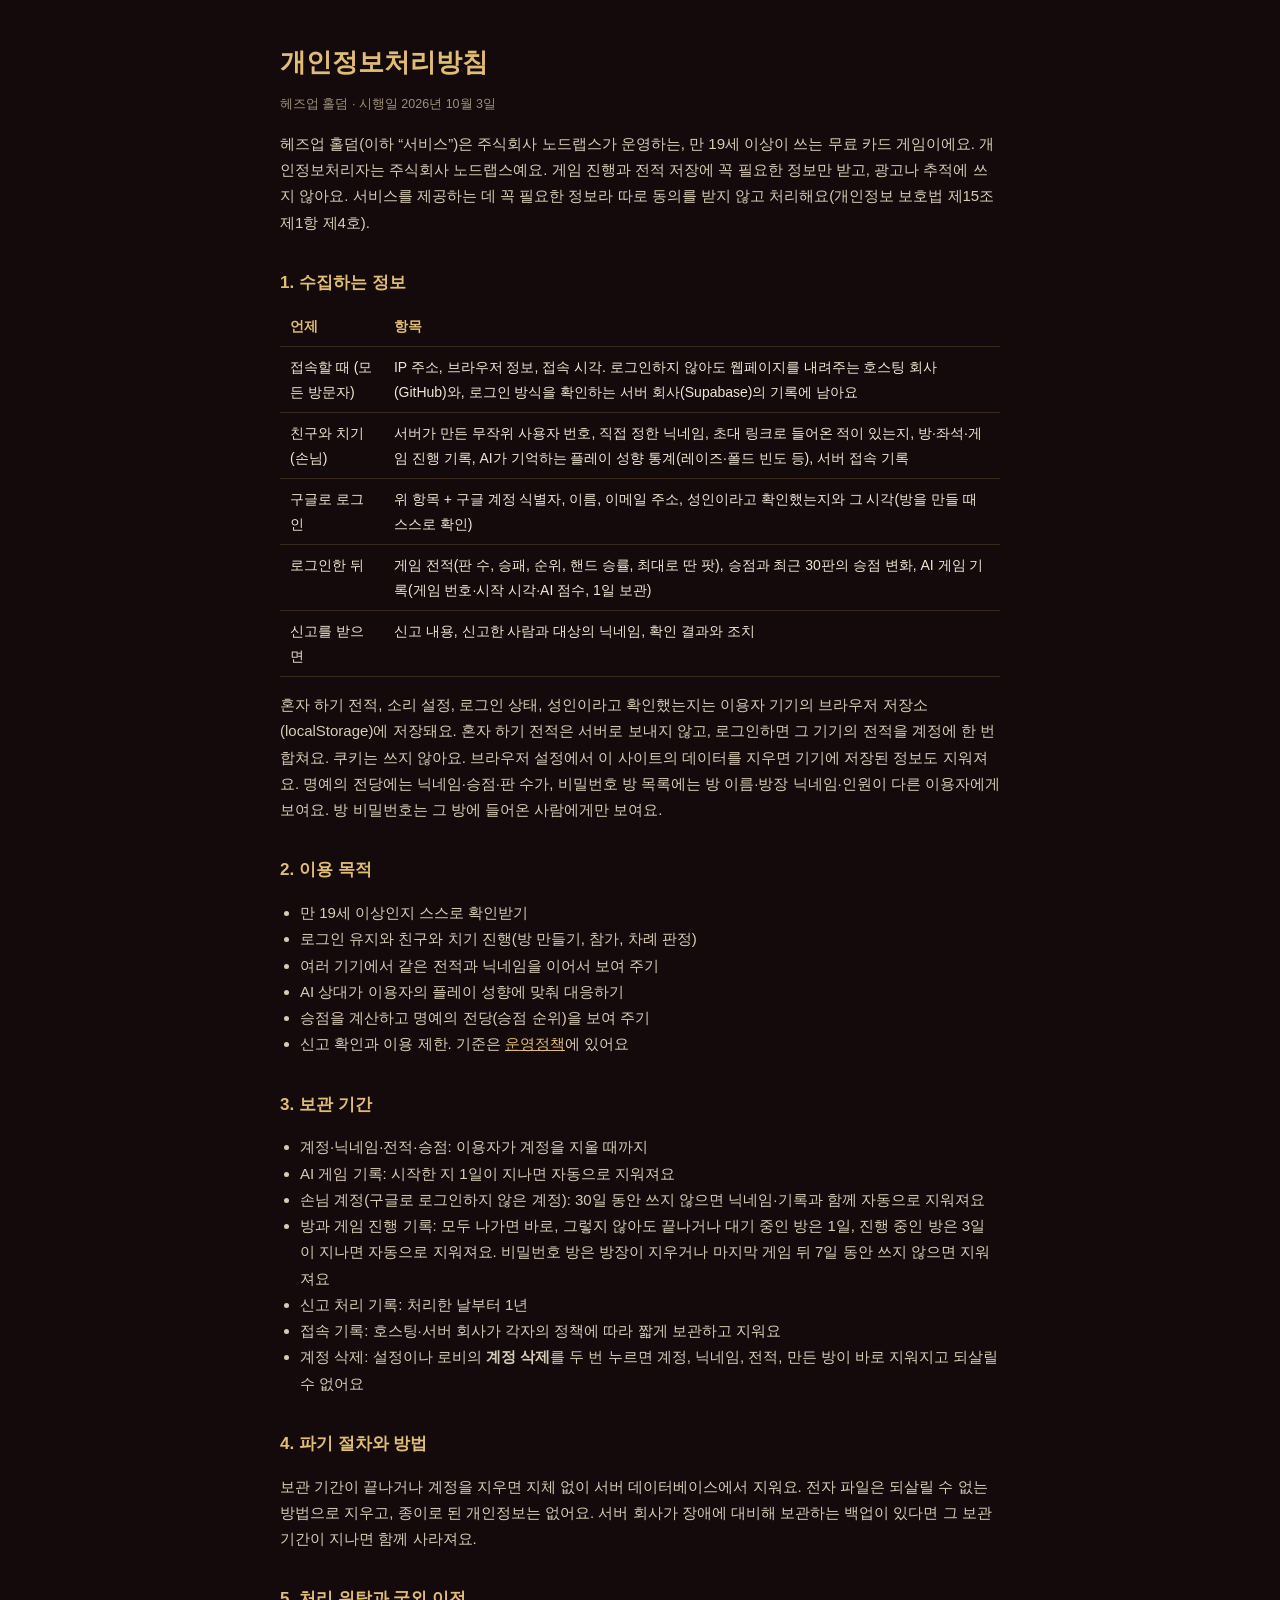
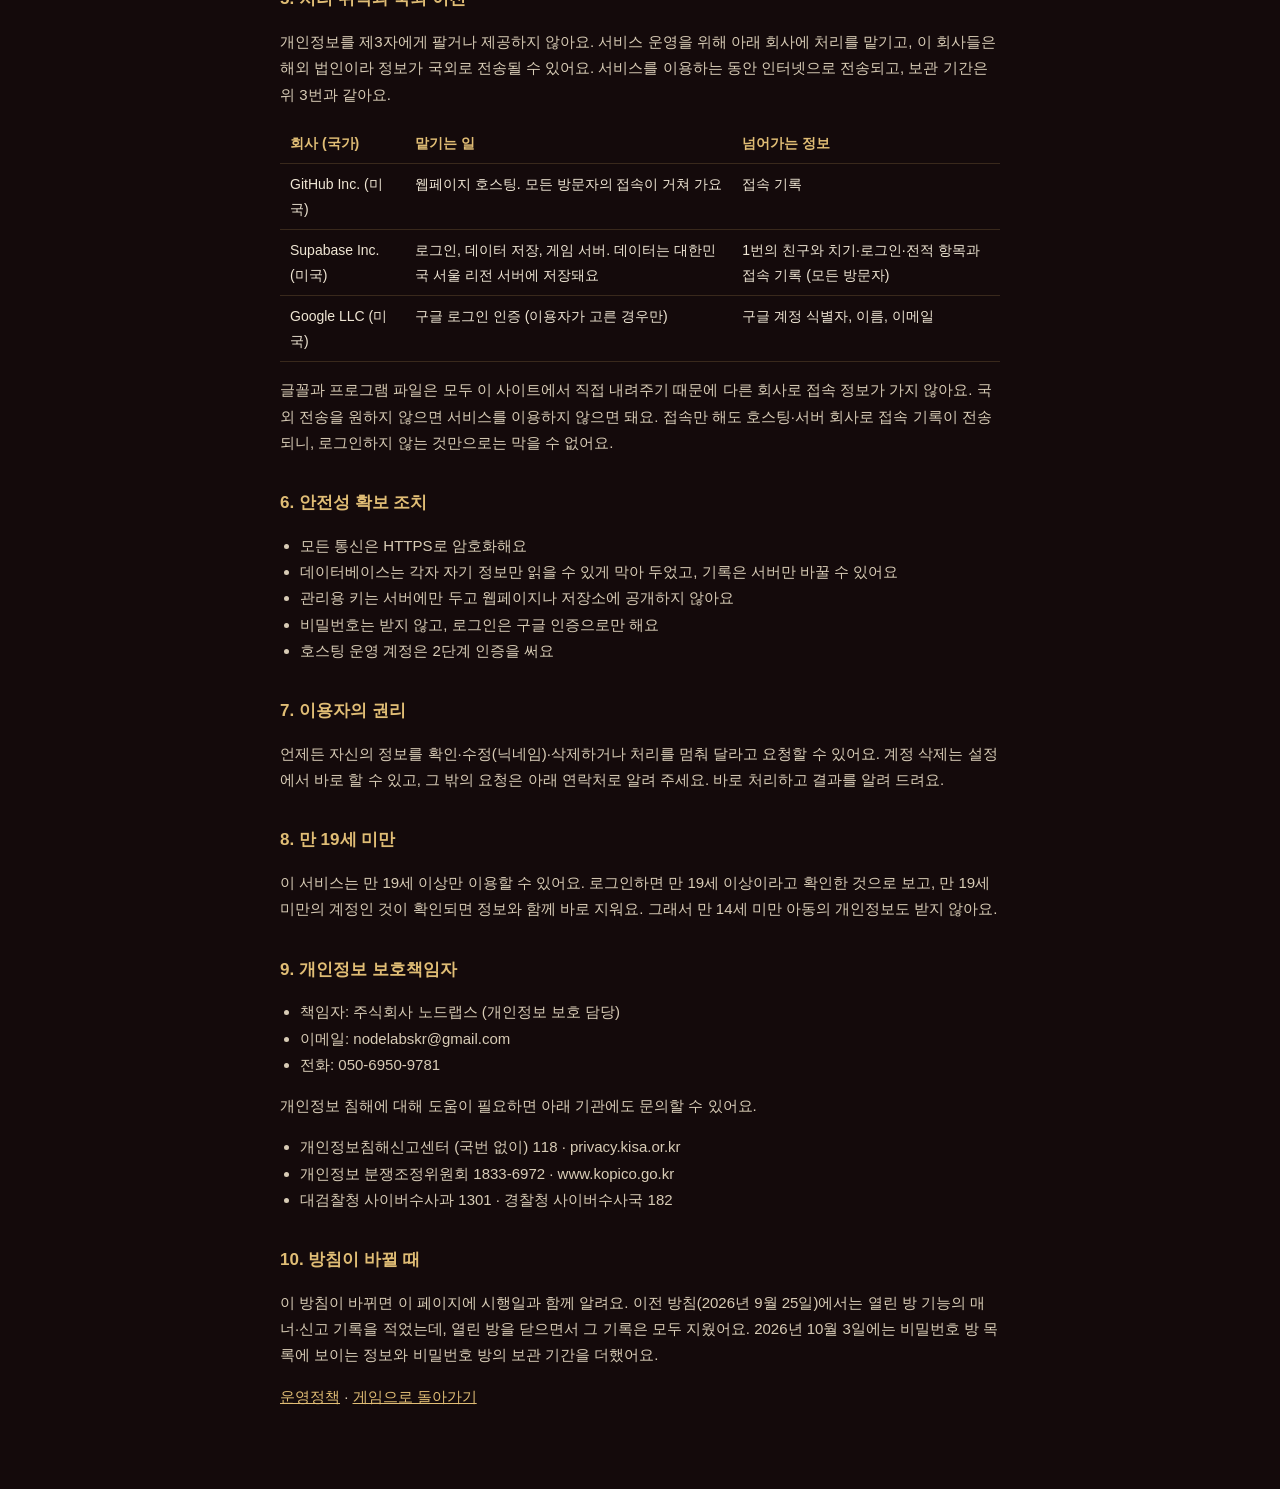
<file: privacy.html>
<!doctype html>
<html lang="ko">
<head>
<meta charset="utf-8">
<meta name="viewport" content="width=device-width, initial-scale=1">
<meta name="robots" content="noindex, nofollow">
<title>개인정보처리방침 · 헤즈업 홀덤</title>
<link rel="icon" href="icons/favicon-64.png" type="image/png">
<style>
  :root { color-scheme: dark; }
  body { margin: 0; background: #140a0b; color: #efe6d4; font: 15px/1.75 -apple-system, "Apple SD Gothic Neo", "Noto Sans KR", sans-serif; }
  main { max-width: 720px; margin: 0 auto; padding: 40px 20px 64px; }
  h1 { font-size: 26px; margin: 0 0 4px; color: #e0bd75; }
  h2 { font-size: 17px; margin: 32px 0 8px; color: #e0bd75; }
  p, li { color: #d8ccb6; } ul { padding-left: 20px; } small { color: #9c8f78; }
  table { width: 100%; border-collapse: collapse; font-size: 14px; } th, td { text-align: left; padding: 8px 10px; border-bottom: 1px solid rgba(205,166,94,.2); vertical-align: top; }
  th { color: #e0bd75; font-weight: 600; } a { color: #e0bd75; }
</style>
</head>
<body>
<main>
  <h1>개인정보처리방침</h1>
  <small>헤즈업 홀덤 · 시행일 2026년 10월 3일</small>

  <p>헤즈업 홀덤(이하 “서비스”)은 주식회사 노드랩스가 운영하는, 만 19세 이상이 쓰는 무료 카드 게임이에요. 개인정보처리자는 주식회사 노드랩스예요. 게임 진행과 전적 저장에 꼭 필요한 정보만 받고, 광고나 추적에 쓰지 않아요. 서비스를 제공하는 데 꼭 필요한 정보라 따로 동의를 받지 않고 처리해요(개인정보 보호법 제15조 제1항 제4호).</p>

  <h2>1. 수집하는 정보</h2>
  <table>
    <tr><th>언제</th><th>항목</th></tr>
    <tr><td>접속할 때 (모든 방문자)</td><td>IP 주소, 브라우저 정보, 접속 시각. 로그인하지 않아도 웹페이지를 내려주는 호스팅 회사(GitHub)와, 로그인 방식을 확인하는 서버 회사(Supabase)의 기록에 남아요</td></tr>
    <tr><td>친구와 치기 (손님)</td><td>서버가 만든 무작위 사용자 번호, 직접 정한 닉네임, 초대 링크로 들어온 적이 있는지, 방·좌석·게임 진행 기록, AI가 기억하는 플레이 성향 통계(레이즈·폴드 빈도 등), 서버 접속 기록</td></tr>
    <tr><td>구글로 로그인</td><td>위 항목 + 구글 계정 식별자, 이름, 이메일 주소, 성인이라고 확인했는지와 그 시각(방을 만들 때 스스로 확인)</td></tr>
    <tr><td>로그인한 뒤</td><td>게임 전적(판 수, 승패, 순위, 핸드 승률, 최대로 딴 팟), 승점과 최근 30판의 승점 변화, AI 게임 기록(게임 번호·시작 시각·AI 점수, 1일 보관)</td></tr>
    <tr><td>신고를 받으면</td><td>신고 내용, 신고한 사람과 대상의 닉네임, 확인 결과와 조치</td></tr>
  </table>
  <p>혼자 하기 전적, 소리 설정, 로그인 상태, 성인이라고 확인했는지는 이용자 기기의 브라우저 저장소(localStorage)에 저장돼요. 혼자 하기 전적은 서버로 보내지 않고, 로그인하면 그 기기의 전적을 계정에 한 번 합쳐요. 쿠키는 쓰지 않아요. 브라우저 설정에서 이 사이트의 데이터를 지우면 기기에 저장된 정보도 지워져요. 명예의 전당에는 닉네임·승점·판 수가, 비밀번호 방 목록에는 방 이름·방장 닉네임·인원이 다른 이용자에게 보여요. 방 비밀번호는 그 방에 들어온 사람에게만 보여요.</p>

  <h2>2. 이용 목적</h2>
  <ul>
    <li>만 19세 이상인지 스스로 확인받기</li>
    <li>로그인 유지와 친구와 치기 진행(방 만들기, 참가, 차례 판정)</li>
    <li>여러 기기에서 같은 전적과 닉네임을 이어서 보여 주기</li>
    <li>AI 상대가 이용자의 플레이 성향에 맞춰 대응하기</li>
    <li>승점을 계산하고 명예의 전당(승점 순위)을 보여 주기</li>
    <li>신고 확인과 이용 제한. 기준은 <a href="terms.html">운영정책</a>에 있어요</li>
  </ul>

  <h2>3. 보관 기간</h2>
  <ul>
    <li>계정·닉네임·전적·승점: 이용자가 계정을 지울 때까지</li>
    <li>AI 게임 기록: 시작한 지 1일이 지나면 자동으로 지워져요</li>
    <li>손님 계정(구글로 로그인하지 않은 계정): 30일 동안 쓰지 않으면 닉네임·기록과 함께 자동으로 지워져요</li>
    <li>방과 게임 진행 기록: 모두 나가면 바로, 그렇지 않아도 끝나거나 대기 중인 방은 1일, 진행 중인 방은 3일이 지나면 자동으로 지워져요. 비밀번호 방은 방장이 지우거나 마지막 게임 뒤 7일 동안 쓰지 않으면 지워져요</li>
    <li>신고 처리 기록: 처리한 날부터 1년</li>
    <li>접속 기록: 호스팅·서버 회사가 각자의 정책에 따라 짧게 보관하고 지워요</li>
    <li>계정 삭제: 설정이나 로비의 <b>계정 삭제</b>를 두 번 누르면 계정, 닉네임, 전적, 만든 방이 바로 지워지고 되살릴 수 없어요</li>
  </ul>

  <h2>4. 파기 절차와 방법</h2>
  <p>보관 기간이 끝나거나 계정을 지우면 지체 없이 서버 데이터베이스에서 지워요. 전자 파일은 되살릴 수 없는 방법으로 지우고, 종이로 된 개인정보는 없어요. 서버 회사가 장애에 대비해 보관하는 백업이 있다면 그 보관 기간이 지나면 함께 사라져요.</p>

  <h2>5. 처리 위탁과 국외 이전</h2>
  <p>개인정보를 제3자에게 팔거나 제공하지 않아요. 서비스 운영을 위해 아래 회사에 처리를 맡기고, 이 회사들은 해외 법인이라 정보가 국외로 전송될 수 있어요. 서비스를 이용하는 동안 인터넷으로 전송되고, 보관 기간은 위 3번과 같아요.</p>
  <div style="overflow-x:auto">
  <table>
    <tr><th>회사 (국가)</th><th>맡기는 일</th><th>넘어가는 정보</th></tr>
    <tr><td>GitHub Inc. (미국)</td><td>웹페이지 호스팅. 모든 방문자의 접속이 거쳐 가요</td><td>접속 기록</td></tr>
    <tr><td>Supabase Inc. (미국)</td><td>로그인, 데이터 저장, 게임 서버. 데이터는 대한민국 서울 리전 서버에 저장돼요</td><td>1번의 친구와 치기·로그인·전적 항목과 접속 기록 (모든 방문자)</td></tr>
    <tr><td>Google LLC (미국)</td><td>구글 로그인 인증 (이용자가 고른 경우만)</td><td>구글 계정 식별자, 이름, 이메일</td></tr>
  </table>
  </div>
  <p>글꼴과 프로그램 파일은 모두 이 사이트에서 직접 내려주기 때문에 다른 회사로 접속 정보가 가지 않아요. 국외 전송을 원하지 않으면 서비스를 이용하지 않으면 돼요. 접속만 해도 호스팅·서버 회사로 접속 기록이 전송되니, 로그인하지 않는 것만으로는 막을 수 없어요.</p>

  <h2>6. 안전성 확보 조치</h2>
  <ul>
    <li>모든 통신은 HTTPS로 암호화해요</li>
    <li>데이터베이스는 각자 자기 정보만 읽을 수 있게 막아 두었고, 기록은 서버만 바꿀 수 있어요</li>
    <li>관리용 키는 서버에만 두고 웹페이지나 저장소에 공개하지 않아요</li>
    <li>비밀번호는 받지 않고, 로그인은 구글 인증으로만 해요</li>
    <li>호스팅 운영 계정은 2단계 인증을 써요</li>
  </ul>

  <h2>7. 이용자의 권리</h2>
  <p>언제든 자신의 정보를 확인·수정(닉네임)·삭제하거나 처리를 멈춰 달라고 요청할 수 있어요. 계정 삭제는 설정에서 바로 할 수 있고, 그 밖의 요청은 아래 연락처로 알려 주세요. 바로 처리하고 결과를 알려 드려요.</p>

  <h2>8. 만 19세 미만</h2>
  <p>이 서비스는 만 19세 이상만 이용할 수 있어요. 로그인하면 만 19세 이상이라고 확인한 것으로 보고, 만 19세 미만의 계정인 것이 확인되면 정보와 함께 바로 지워요. 그래서 만 14세 미만 아동의 개인정보도 받지 않아요.</p>

  <h2>9. 개인정보 보호책임자</h2>
  <ul>
    <li>책임자: 주식회사 노드랩스 (개인정보 보호 담당)</li>
    <li>이메일: nodelabskr@gmail.com</li>
    <li>전화: 050-6950-9781</li>
  </ul>
  <p>개인정보 침해에 대해 도움이 필요하면 아래 기관에도 문의할 수 있어요.</p>
  <ul>
    <li>개인정보침해신고센터 (국번 없이) 118 · privacy.kisa.or.kr</li>
    <li>개인정보 분쟁조정위원회 1833-6972 · www.kopico.go.kr</li>
    <li>대검찰청 사이버수사과 1301 · 경찰청 사이버수사국 182</li>
  </ul>

  <h2>10. 방침이 바뀔 때</h2>
  <p>이 방침이 바뀌면 이 페이지에 시행일과 함께 알려요. 이전 방침(2026년 9월 25일)에서는 열린 방 기능의 매너·신고 기록을 적었는데, 열린 방을 닫으면서 그 기록은 모두 지웠어요. 2026년 10월 3일에는 비밀번호 방 목록에 보이는 정보와 비밀번호 방의 보관 기간을 더했어요.</p>

  <p><a href="terms.html">운영정책</a> · <a href="./">게임으로 돌아가기</a></p>
</main>
</body>
</html>
</file>
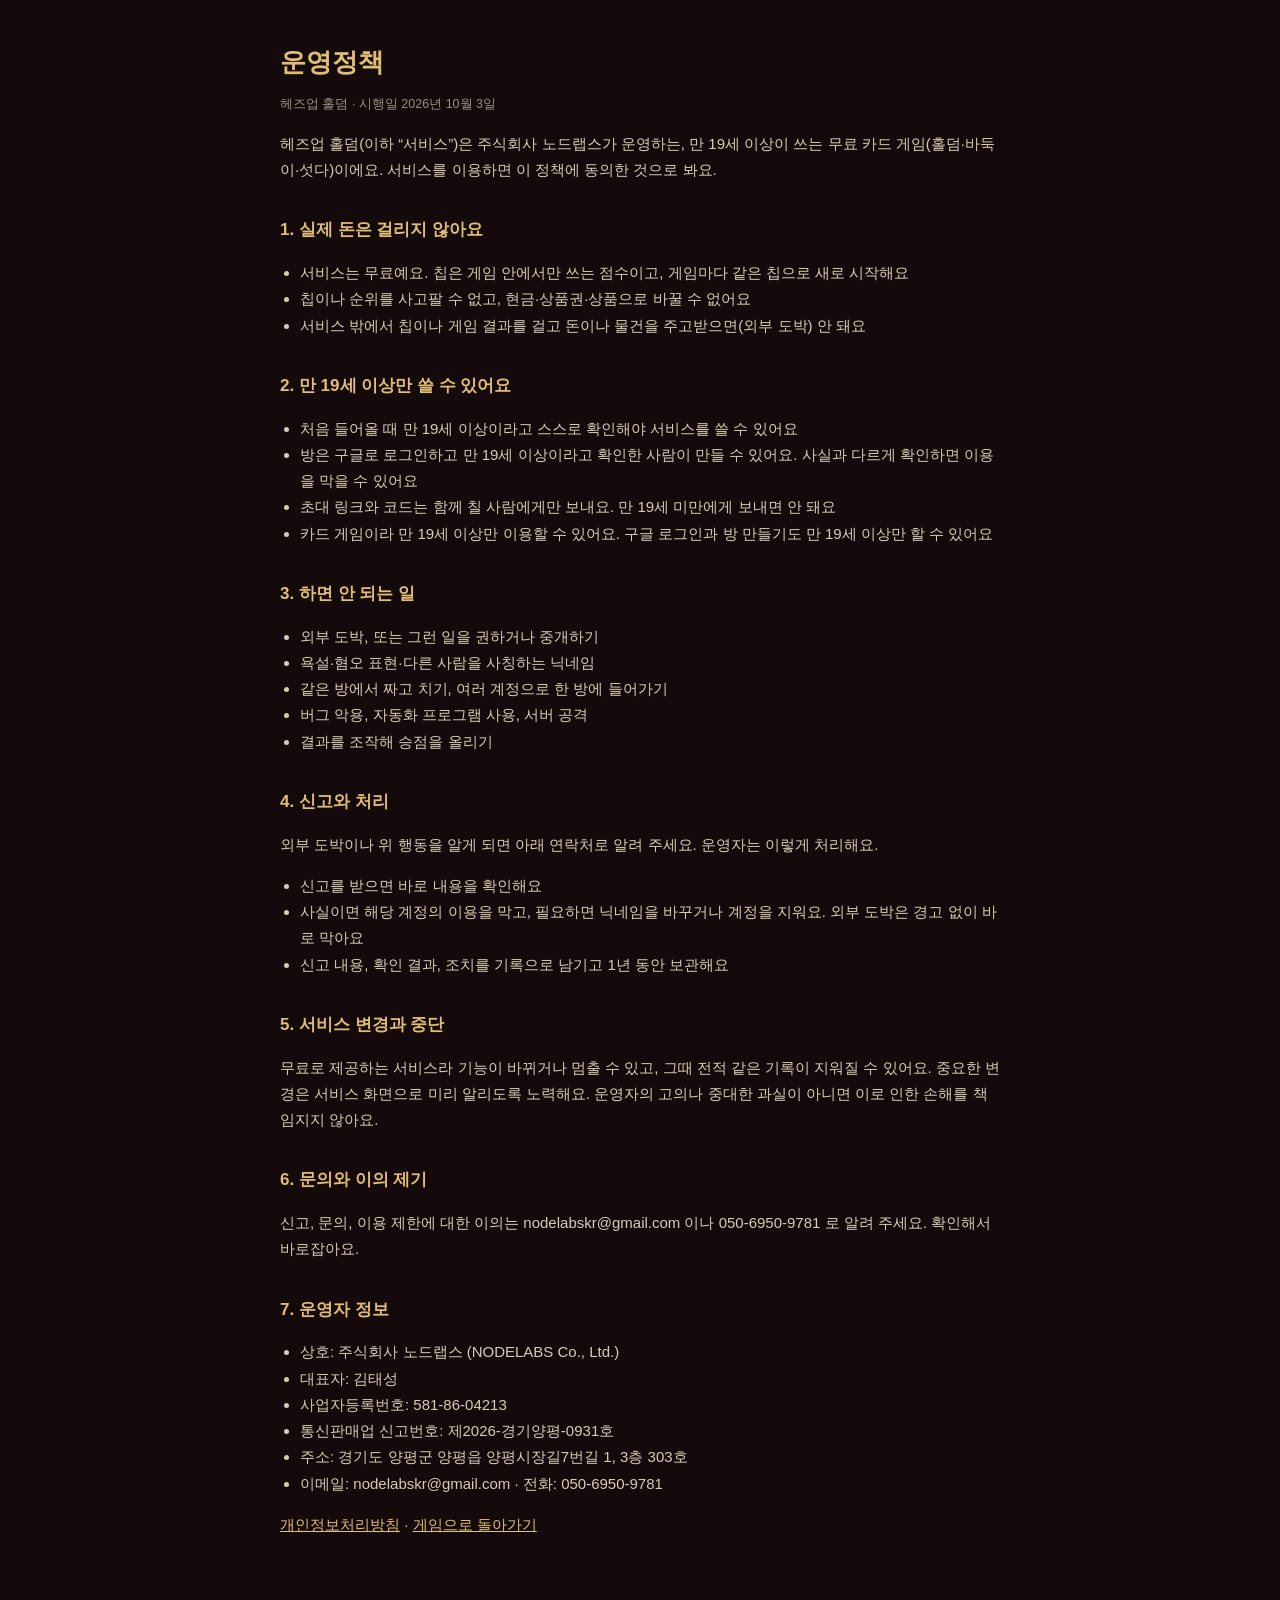
<file: terms.html>
<!doctype html>
<html lang="ko">
<head>
<meta charset="utf-8">
<meta name="viewport" content="width=device-width, initial-scale=1">
<meta name="robots" content="noindex, nofollow">
<title>운영정책 · 헤즈업 홀덤</title>
<link rel="icon" href="icons/favicon-64.png" type="image/png">
<style>
  :root { color-scheme: dark; }
  body { margin: 0; background: #140a0b; color: #efe6d4; font: 15px/1.75 -apple-system, "Apple SD Gothic Neo", "Noto Sans KR", sans-serif; }
  main { max-width: 720px; margin: 0 auto; padding: 40px 20px 64px; }
  h1 { font-size: 26px; margin: 0 0 4px; color: #e0bd75; }
  h2 { font-size: 17px; margin: 32px 0 8px; color: #e0bd75; }
  p, li { color: #d8ccb6; } ul { padding-left: 20px; } small { color: #9c8f78; }
  table { width: 100%; border-collapse: collapse; font-size: 14px; } th, td { text-align: left; padding: 8px 10px; border-bottom: 1px solid rgba(205,166,94,.2); vertical-align: top; }
  th { color: #e0bd75; font-weight: 600; } a { color: #e0bd75; }
</style>
</head>
<body>
<main>
  <h1>운영정책</h1>
  <small>헤즈업 홀덤 · 시행일 2026년 10월 3일</small>

  <p>헤즈업 홀덤(이하 “서비스”)은 주식회사 노드랩스가 운영하는, 만 19세 이상이 쓰는 무료 카드 게임(홀덤·바둑이·섯다)이에요. 서비스를 이용하면 이 정책에 동의한 것으로 봐요.</p>

  <h2>1. 실제 돈은 걸리지 않아요</h2>
  <ul>
    <li>서비스는 무료예요. 칩은 게임 안에서만 쓰는 점수이고, 게임마다 같은 칩으로 새로 시작해요</li>
    <li>칩이나 순위를 사고팔 수 없고, 현금·상품권·상품으로 바꿀 수 없어요</li>
    <li>서비스 밖에서 칩이나 게임 결과를 걸고 돈이나 물건을 주고받으면(외부 도박) 안 돼요</li>
  </ul>

  <h2>2. 만 19세 이상만 쓸 수 있어요</h2>
  <ul>
    <li>처음 들어올 때 만 19세 이상이라고 스스로 확인해야 서비스를 쓸 수 있어요</li>
    <li>방은 구글로 로그인하고 만 19세 이상이라고 확인한 사람이 만들 수 있어요. 사실과 다르게 확인하면 이용을 막을 수 있어요</li>
    <li>초대 링크와 코드는 함께 칠 사람에게만 보내요. 만 19세 미만에게 보내면 안 돼요</li>
    <li>카드 게임이라 만 19세 이상만 이용할 수 있어요. 구글 로그인과 방 만들기도 만 19세 이상만 할 수 있어요</li>
  </ul>

  <h2>3. 하면 안 되는 일</h2>
  <ul>
    <li>외부 도박, 또는 그런 일을 권하거나 중개하기</li>
    <li>욕설·혐오 표현·다른 사람을 사칭하는 닉네임</li>
    <li>같은 방에서 짜고 치기, 여러 계정으로 한 방에 들어가기</li>
    <li>버그 악용, 자동화 프로그램 사용, 서버 공격</li>
    <li>결과를 조작해 승점을 올리기</li>
  </ul>

  <h2>4. 신고와 처리</h2>
  <p>외부 도박이나 위 행동을 알게 되면 아래 연락처로 알려 주세요. 운영자는 이렇게 처리해요.</p>
  <ul>
    <li>신고를 받으면 바로 내용을 확인해요</li>
    <li>사실이면 해당 계정의 이용을 막고, 필요하면 닉네임을 바꾸거나 계정을 지워요. 외부 도박은 경고 없이 바로 막아요</li>
    <li>신고 내용, 확인 결과, 조치를 기록으로 남기고 1년 동안 보관해요</li>
  </ul>

  <h2>5. 서비스 변경과 중단</h2>
  <p>무료로 제공하는 서비스라 기능이 바뀌거나 멈출 수 있고, 그때 전적 같은 기록이 지워질 수 있어요. 중요한 변경은 서비스 화면으로 미리 알리도록 노력해요. 운영자의 고의나 중대한 과실이 아니면 이로 인한 손해를 책임지지 않아요.</p>

  <h2>6. 문의와 이의 제기</h2>
  <p>신고, 문의, 이용 제한에 대한 이의는 nodelabskr@gmail.com 이나 050-6950-9781 로 알려 주세요. 확인해서 바로잡아요.</p>

  <h2>7. 운영자 정보</h2>
  <ul>
    <li>상호: 주식회사 노드랩스 (NODELABS Co., Ltd.)</li>
    <li>대표자: 김태성</li>
    <li>사업자등록번호: 581-86-04213</li>
    <li>통신판매업 신고번호: 제2026-경기양평-0931호</li>
    <li>주소: 경기도 양평군 양평읍 양평시장길7번길 1, 3층 303호</li>
    <li>이메일: nodelabskr@gmail.com · 전화: 050-6950-9781</li>
  </ul>

  <p><a href="privacy.html">개인정보처리방침</a> · <a href="./">게임으로 돌아가기</a></p>
</main>
</body>
</html>
</file>
<file: ui/blackjack.css>
#blackjackPage{position:fixed;inset:0;z-index:45;overflow:auto;background:var(--room);color:var(--text);font-family:var(--sans)}
#blackjackPage[hidden]{display:none}.bj-wrap{max-width:1360px;margin:auto;padding:28px clamp(16px,4vw,48px) 48px}.bj-header{display:flex;justify-content:space-between;align-items:center;gap:16px;margin-bottom:24px}.bj-header h1{margin:3px 0;font-size:30px}.bj-eyebrow{font:11px var(--mono);letter-spacing:.2em;color:var(--brass)}.bj-header small,.bj-rule,.bj-dealer small,.bj-controls small{color:var(--muted);line-height:1.7}.bj-nav{display:flex;gap:8px;flex-wrap:wrap;justify-content:flex-end}.bj-content{display:grid;grid-template-columns:minmax(0,1fr) 280px;gap:28px}.bj-felt{min-width:0;background:radial-gradient(ellipse at 50% 10%,var(--felt-hi),var(--felt-deep));border:1px solid var(--brass-dim);border-radius:100px 100px 28px 28px;padding:30px 22px;box-shadow:inset 0 0 0 8px #0002}.bj-dealer{text-align:center;padding:0 0 26px;border-bottom:1px solid var(--brass-dim)}.bj-dealer h2{font-size:16px;margin:8px}.bj-dealer h2 span{font-family:var(--mono);margin-left:12px;color:var(--signal)}.bj-dealer p{font:14px var(--display);letter-spacing:.12em;color:var(--brass);margin:24px 0 2px}.bj-cards{display:flex;gap:6px;justify-content:center;min-height:86px;flex-wrap:wrap;margin:10px 0}.bj-card{display:flex;flex-direction:column;justify-content:space-between;width:58px;height:82px;padding:6px 8px;border-radius:5px;background:var(--ivory);color:var(--ink);box-shadow:0 3px 9px #0005;font:20px var(--display);text-align:left}.bj-card>span{align-self:flex-end;font-size:24px}.bj-card.bj-red{color:var(--red)}.bj-card.bj-back{background:repeating-linear-gradient(45deg,#562330,#562330 4px,#411923 4px,#411923 8px);border:3px solid var(--ivory);color:var(--brass);align-items:center;justify-content:center;font-size:30px}.bj-stage{display:flex;align-items:center;justify-content:center;gap:16px;min-height:70px;text-align:center}.bj-stage h2{font-size:16px;font-weight:500}.bj-stage>span{color:var(--brass);font:13px var(--mono)}.bj-players{display:grid;grid-template-columns:repeat(2,minmax(0,1fr));gap:14px}.bj-player{border-top:1px solid var(--brass-dim);padding:14px 6px;min-width:0}.bj-player.bj-me{order:10;grid-column:1/-1;background:#0002;border-radius:12px;padding:16px}.bj-player-title{display:flex;justify-content:space-between;gap:8px;align-items:baseline;font-size:13px}.bj-player-title>span{font:11px var(--mono);color:var(--muted)}.bj-current .bj-player-title b{color:var(--signal)}.bj-hands{display:flex;gap:10px;justify-content:center;flex-wrap:wrap}.bj-hand{flex:1;min-width:0;text-align:center;padding:8px;border:1px solid transparent;border-radius:9px}.bj-hand.bj-active{border-color:var(--signal);background:var(--signal-dim)}.bj-hand>small{color:var(--muted);font:11px var(--mono)}.bj-score{display:block;font:16px var(--mono)}.bj-result{display:block;font-size:13px;margin-top:5px}.bj-empty{font-size:13px;color:var(--muted);min-height:40px}.bj-side{padding-top:12px}.bj-wallet{display:grid;gap:10px;border-bottom:1px solid var(--brass-dim);padding-bottom:24px;margin-bottom:24px}.bj-wallet>b{font:40px var(--display);color:var(--brass)}.bj-wallet small{font-size:12px;color:var(--muted)}.positive{color:var(--signal)}.negative{color:var(--neg)}.bj-controls{display:grid;gap:12px}.bj-amount{display:grid;gap:8px;font-size:13px}.bj-amount input,.bj-setup select{background:#fff1;color:var(--text);padding:12px;border:1px solid var(--brass-dim);border-radius:8px;max-width:100%;font:20px var(--mono)}.bj-buttons{display:grid;grid-template-columns:1fr 1fr;gap:8px}.bj-buttons .btn{min-height:48px}.bj-presets{display:flex;gap:6px;flex-wrap:wrap}.bj-rules,.bj-history{font-size:12px;line-height:1.8;margin:18px 0;color:var(--muted)}.bj-rules summary,.bj-history summary{cursor:pointer;color:var(--brass)}.bj-history ol{padding-left:20px;max-height:240px;overflow:auto}.bj-setup{max-width:580px;padding-top:8vh}.bj-setup h1{font-family:var(--display);font-size:42px;margin:16px 0}.bj-setup-form{display:grid;grid-template-columns:1fr 1fr;gap:16px;margin:28px 0}.bj-setup-form label{display:grid;gap:10px}.bj-setup>.primary{width:100%;min-height:52px}.bj-setup>.bj-eyebrow{margin-top:48px}.modes .mode[data-mode="bj"]::before{background-image:url(../assets/lobby/holdem.webp)}
@media(max-width:760px){.bj-wrap{padding:18px 12px 36px}.bj-content{display:flex;flex-direction:column;gap:12px}.bj-felt{border-radius:60px 60px 18px 18px;padding:24px 12px 12px}.bj-header{margin-bottom:18px}.bj-header h1{font-size:24px}.bj-nav .btn{padding:7px 10px;font-size:12px}.bj-side{position:relative}.bj-wallet{margin:6px 0 14px;padding:8px 0 14px;grid-template-columns:1fr auto;align-items:center}.bj-wallet>b{font-size:30px}.bj-wallet small{grid-column:1/-1}.bj-player-title{flex-direction:column;gap:4px}.bj-players{gap:10px}.bj-player.bj-me .bj-player-title{flex-direction:row}.bj-player:not(.bj-me) .bj-card{width:37px;height:54px;padding:4px;font-size:14px}.bj-player:not(.bj-me) .bj-card>span{font-size:17px}.bj-player:not(.bj-me) .bj-cards{gap:3px;min-height:55px}.bj-card{width:45px;height:65px;font-size:17px;padding:5px}.bj-card>span{font-size:20px}.bj-cards{gap:4px;min-height:65px}.bj-me .bj-hand{padding:8px 3px}.bj-hand>small{font-size:10px}.bj-score{font-size:14px}.bj-buttons{grid-template-columns:repeat(2,1fr)}.bj-controls{gap:10px}.bj-amount{grid-template-columns:90px 1fr;align-items:center}.bj-amount input{min-width:0;width:100%}.bj-rule{font-size:12px}.bj-dealer p{font-size:12px}.bj-setup-form{grid-template-columns:1fr 1fr}}
@media(prefers-reduced-motion:reduce){#blackjackPage *{animation:none!important;transition:none!important}}
#blackjackPage button:focus-visible,#blackjackPage input:focus-visible,#blackjackPage select:focus-visible{outline:2px solid var(--signal);outline-offset:3px}
@media(max-width:760px){.bj-wrap:not(.bj-setup){padding-bottom:280px}.bj-controls{position:fixed;bottom:0;left:0;right:0;z-index:3;background:var(--room);padding:12px 16px calc(12px + env(safe-area-inset-bottom));border-top:1px solid var(--brass-dim);max-height:43vh;overflow:auto;box-shadow:0 -12px 24px #0003}.bj-controls .bj-buttons{gap:8px}.bj-controls>p{margin:4px 0}.bj-dealer{padding-bottom:16px}.bj-stage{min-height:54px}}
@media(min-width:761px){.bj-side{position:sticky;top:16px;align-self:start}}

.bj-stage>span{font:700 30px/1 var(--mono);font-variant-numeric:tabular-nums;white-space:nowrap}.bj-stage>span.bj-hurry{color:#ffb36b}.bj-stage{gap:12px;flex-wrap:wrap}.bj-stage h2{margin:8px 0}.bj-controls>.turn-cue{margin-bottom:2px}
@media(max-width:760px){.bj-wrap:not(.bj-setup){padding-bottom:360px}.bj-controls{max-height:52vh}}
</file>
<file: ui/turn-cue.css>
/* 숫자와 글자는 계속 선명하게 두고, 바깥 빛만 천천히 호흡한다. */
.turn-cue{--turn-color:var(--signal);position:relative;display:flex;align-items:center;justify-content:space-between;gap:12px;min-height:66px;padding:10px 16px;border:1px solid var(--brass-dim);border-radius:14px;background:#101c18;color:var(--ivory);isolation:isolate}
.turn-cue[hidden],.turn-count[hidden]{display:none}
.turn-copy{min-width:0;display:grid;gap:3px}.turn-copy strong{font:700 16px/1.3 var(--sans);overflow-wrap:anywhere}.turn-copy small{font:12px/1.4 var(--sans);color:var(--muted)}.turn-copy small:empty{display:none}
.turn-cue.is-mine{border-color:var(--turn-color);background:#163b30}.turn-cue.is-mine .turn-copy strong{color:var(--turn-color);font-size:19px}
.turn-cue.is-mine::after,.seat.turn .plate::after,.bj-current .bj-hand.bj-active::after{content:'';position:absolute;inset:-3px;border-radius:inherit;box-shadow:0 0 16px 3px var(--turn-color,var(--signal));pointer-events:none;animation:turnBreathe 2s ease-in-out infinite;z-index:-1}
.turn-count{display:flex;align-items:baseline;gap:5px;flex:none;color:var(--turn-color);white-space:nowrap}.turn-count b{font:700 36px/1 var(--mono);font-variant-numeric:tabular-nums;min-width:2ch;text-align:right;letter-spacing:-.05em}.turn-count span{font:600 11px var(--sans)}
.turn-cue.is-hurry{--turn-color:#ffb36b;border-color:var(--turn-color);background:#3d2619}.turn-cue.is-hurry .turn-copy small{color:#ffd4ae}
.seat.turn{--turn-color:var(--brass)}.seat.me.turn{--turn-color:var(--signal)}.seat.turn .plate{isolation:isolate}.seat.turn .avatar{z-index:1;animation:turnAvatar .28s cubic-bezier(.22,1,.36,1) both}.seat .avatar{transition:transform .18s cubic-bezier(.22,1,.36,1)}
.seat.me.turn .plate{border-color:var(--signal);box-shadow:0 0 0 2px var(--signal)}
.seat.turn.turn-hurry{--turn-color:#ffb36b}.seat.turn.turn-hurry .plate{border-color:var(--turn-color);box-shadow:0 0 0 2px var(--turn-color)}
.bj-current .bj-hand.bj-active{position:relative;isolation:isolate}.bj-current .bj-player-title b{display:inline-block;transform:scale(1.1);transform-origin:left center}.bj-player-title b{transition:transform .24s cubic-bezier(.22,1,.36,1)}
@keyframes turnAvatar{0%{transform:scale(1)}70%{transform:scale(1.3)}100%{transform:scale(1.2)}}
@keyframes turnBreathe{0%,100%{opacity:.2}50%{opacity:.65}}
body.turn-hidden .turn-cue::after,body.turn-hidden .seat.turn .plate::after,body.turn-hidden .bj-active::after,body.mp-paused .seat.turn .plate::after,.turn-cue.is-paused::after{animation-play-state:paused;opacity:.2}
body.mp-paused .seat.turn .avatar{animation:none;transform:none}
@media(max-width:420px){.turn-cue{padding:10px 12px;gap:8px}.turn-cue.is-mine .turn-copy strong{font-size:17px}.turn-count b{font-size:34px}.turn-count{gap:4px}.turn-count span{font-size:10px}}
@media(prefers-reduced-motion:reduce){.turn-cue::after,.seat.turn .plate::after,.bj-current .bj-hand.bj-active::after{animation:none;opacity:.3}.seat.turn .avatar{animation:none;transform:none}.seat .avatar,.bj-player-title b{transition:none}.bj-current .bj-player-title b{transform:none}}

.turn-offscreen.turn-cue::after,.turn-offscreen.seat .plate::after,.turn-offscreen.bj-hand::after{animation-play-state:paused}

.bj-paused .bj-current .bj-hand.bj-active::after{animation-play-state:paused;opacity:.2}
</file>
<file: ui/avatar.css>
.avatar-picker{border:0;padding:0;margin:8px 0 2px;min-width:0}.avatar-picker legend{font-weight:600;font-size:14px;padding:0;margin-bottom:12px}
.avatar-preview{display:flex;align-items:center;gap:14px;margin-bottom:14px}.avatar-preview img{width:68px;height:68px;border-radius:50%;border:2px solid var(--brass);object-fit:cover}.avatar-preview span{display:grid;gap:4px}.avatar-preview b{font-size:16px}.avatar-preview small{font-size:12px;color:var(--muted);line-height:1.5}
.avatar-grid{display:grid;grid-template-columns:repeat(4,minmax(0,1fr));gap:8px}.avatar-option{position:relative;cursor:pointer;min-width:0}.avatar-option input{position:absolute;opacity:0;inset:0;width:100%;height:100%;margin:0;cursor:pointer}
.avatar-option span{display:grid;justify-items:center;gap:6px;padding:8px 2px;border:1px solid var(--brass-dim);border-radius:12px;font-size:11px;text-align:center;background:#ffffff05}.avatar-option img{width:48px;height:48px;border-radius:50%;object-fit:cover}.avatar-option input:checked+span{border-color:var(--brass);background:#cda65e22;box-shadow:inset 0 0 0 1px var(--brass);color:var(--brass)}.avatar-option input:checked+span::after{content:'✓';position:absolute;right:5px;top:4px;font-size:13px;font-weight:700}
.avatar-option input:focus-visible+span{outline:2px solid var(--signal);outline-offset:3px}.avatar-auto{display:flex;align-items:center;gap:8px;margin-top:12px;font-size:12px;color:var(--muted)}.avatar-auto input{accent-color:var(--brass)}
.acct-avatar{display:flex;align-items:center;gap:10px}.acct-avatar img{width:40px;height:40px;border-radius:50%;object-fit:cover}.acct-avatar span{display:grid;gap:3px}.acct-avatar small{color:var(--muted)}
.bj-player-name{display:flex;align-items:center;gap:10px;min-width:0}.bj-player-name .avatar{position:static;flex:none;width:30px;height:30px;margin:0}.bj-player-name b{min-width:0;overflow-wrap:anywhere}
@media(max-width:380px){.avatar-grid{gap:6px}.avatar-option img{width:44px;height:44px}.avatar-option span{font-size:10px}.avatar-preview img{width:60px;height:60px}}

#landing.set{overflow-y:auto;justify-content:flex-start;padding-top:24px;padding-bottom:calc(24px + env(safe-area-inset-bottom));gap:20px}#landing.set .ld-hero{flex:none}#landing.set .ld-title{font-size:clamp(48px,12vw,76px)}#landing.set .ld-panel{flex:none}

html:has(#landing.set:not([hidden])){overflow:hidden}#landing.set{overscroll-behavior:contain}

.bj-player-title>.bj-player-name{font:600 13px var(--sans);color:var(--text)}

.avatar-option span{height:100%;gap:4px}.avatar-option small{color:var(--muted);font-size:10px;line-height:1.3}.avatar-option input:checked+span small{color:var(--brass)}
</file>
<file: ui/invite.css>
#inviteGuide{position:fixed;inset:0;z-index:100;overflow:auto;background:var(--room);color:var(--text);padding:32px 20px calc(32px + env(safe-area-inset-bottom));font-family:var(--sans)}
#inviteGuide[hidden]{display:none}.invite-sheet{max-width:430px;margin:3vh auto}.invite-brand{font:16px var(--display);letter-spacing:.12em;color:var(--brass)}.invite-eyebrow{margin:36px 0 12px;color:var(--muted);font-size:13px}.invite-sheet h1{font-size:30px;line-height:1.45;letter-spacing:-.035em;margin:0 0 16px}.invite-intro{font-size:15px;line-height:1.8;color:var(--muted);margin:0 0 24px}.invite-external{display:flex;justify-content:space-between;align-items:center;width:100%;text-decoration:none;min-height:52px;padding:14px 18px;font-size:16px}.invite-note{font-size:12px;line-height:1.7;color:var(--muted);margin:10px 0 20px}.invite-ticket{display:grid;grid-template-columns:1fr auto;align-items:center;gap:8px 16px;border-block:1px dashed var(--brass-dim);padding:20px 0;margin:28px 0 22px}.invite-ticket label{grid-column:1/-1;color:var(--muted);font-size:12px}.invite-ticket input{min-width:0;width:100%;padding:0;border:0;background:transparent;color:var(--brass);font:32px var(--mono);letter-spacing:.12em}.invite-ticket button{min-height:44px;font-size:13px}.invite-app h2{font-size:15px;margin:0 0 12px}.invite-app ol{margin:0;padding-left:23px;color:var(--muted);font-size:14px;line-height:2}.invite-app b{font-weight:500;color:var(--text)}.invite-status{font-size:13px;line-height:1.7;color:var(--signal);margin:16px 0}.invite-status:empty{display:none}.invite-help{font-size:12px;color:var(--muted);line-height:1.8;margin:24px 0 18px}.invite-help summary{cursor:pointer}.invite-help input{width:100%;padding:10px;font:12px var(--mono)}.invite-stay{font-size:13px;text-decoration:underline;text-underline-offset:4px}.invite-stay+.invite-note{margin:8px 0 0}#inviteGuide :focus-visible{outline:2px solid var(--signal);outline-offset:4px}#inviteTitle:focus{outline:none}
@media(max-width:380px){#inviteGuide{padding:24px 18px}.invite-sheet{margin:0 auto}.invite-eyebrow{margin-top:26px}.invite-sheet h1{font-size:27px}.invite-ticket{gap:8px}.invite-ticket input{font-size:28px;letter-spacing:.09em}}
</file>
<file: fonts/fonts.css>
/* Google Fonts를 우리 사이트에서 내려준다 (DM Serif Display, IBM Plex Mono·Sans KR, Share Tech Mono · SIL OFL 1.1) */
@font-face {
  font-family: 'DM Serif Display';
  font-style: normal;
  font-weight: 400;
  font-display: swap;
  src: url(dmserifdisplay-cf7bed3f55.woff2) format('woff2');
  unicode-range: U+0100-02BA, U+02BD-02C5, U+02C7-02CC, U+02CE-02D7, U+02DD-02FF, U+0304, U+0308, U+0329, U+1D00-1DBF, U+1E00-1E9F, U+1EF2-1EFF, U+2020, U+20A0-20AB, U+20AD-20C0, U+2113, U+2C60-2C7F, U+A720-A7FF;
}
@font-face {
  font-family: 'DM Serif Display';
  font-style: normal;
  font-weight: 400;
  font-display: swap;
  src: url(dmserifdisplay-bc1e1e20ce.woff2) format('woff2');
  unicode-range: U+0000-00FF, U+0131, U+0152-0153, U+02BB-02BC, U+02C6, U+02DA, U+02DC, U+0304, U+0308, U+0329, U+2000-206F, U+20AC, U+2122, U+2191, U+2193, U+2212, U+2215, U+FEFF, U+FFFD;
}
@font-face {
  font-family: 'IBM Plex Mono';
  font-style: normal;
  font-weight: 400;
  font-display: swap;
  src: url(ibmplexmono-fedd69636e.woff2) format('woff2');
  unicode-range: U+0460-052F, U+1C80-1C8A, U+20B4, U+2DE0-2DFF, U+A640-A69F, U+FE2E-FE2F;
}
@font-face {
  font-family: 'IBM Plex Mono';
  font-style: normal;
  font-weight: 400;
  font-display: swap;
  src: url(ibmplexmono-48b2593877.woff2) format('woff2');
  unicode-range: U+0301, U+0400-045F, U+0490-0491, U+04B0-04B1, U+2116;
}
@font-face {
  font-family: 'IBM Plex Mono';
  font-style: normal;
  font-weight: 400;
  font-display: swap;
  src: url(ibmplexmono-9141c334bc.woff2) format('woff2');
  unicode-range: U+0102-0103, U+0110-0111, U+0128-0129, U+0168-0169, U+01A0-01A1, U+01AF-01B0, U+0300-0301, U+0303-0304, U+0308-0309, U+0323, U+0329, U+1EA0-1EF9, U+20AB;
}
@font-face {
  font-family: 'IBM Plex Mono';
  font-style: normal;
  font-weight: 400;
  font-display: swap;
  src: url(ibmplexmono-7963a16ee5.woff2) format('woff2');
  unicode-range: U+0100-02BA, U+02BD-02C5, U+02C7-02CC, U+02CE-02D7, U+02DD-02FF, U+0304, U+0308, U+0329, U+1D00-1DBF, U+1E00-1E9F, U+1EF2-1EFF, U+2020, U+20A0-20AB, U+20AD-20C0, U+2113, U+2C60-2C7F, U+A720-A7FF;
}
@font-face {
  font-family: 'IBM Plex Mono';
  font-style: normal;
  font-weight: 400;
  font-display: swap;
  src: url(ibmplexmono-bc87d8e058.woff2) format('woff2');
  unicode-range: U+0000-00FF, U+0131, U+0152-0153, U+02BB-02BC, U+02C6, U+02DA, U+02DC, U+0304, U+0308, U+0329, U+2000-206F, U+20AC, U+2122, U+2191, U+2193, U+2212, U+2215, U+FEFF, U+FFFD;
}
@font-face {
  font-family: 'IBM Plex Mono';
  font-style: normal;
  font-weight: 500;
  font-display: swap;
  src: url(ibmplexmono-7439186b47.woff2) format('woff2');
  unicode-range: U+0460-052F, U+1C80-1C8A, U+20B4, U+2DE0-2DFF, U+A640-A69F, U+FE2E-FE2F;
}
@font-face {
  font-family: 'IBM Plex Mono';
  font-style: normal;
  font-weight: 500;
  font-display: swap;
  src: url(ibmplexmono-2501a3301e.woff2) format('woff2');
  unicode-range: U+0301, U+0400-045F, U+0490-0491, U+04B0-04B1, U+2116;
}
@font-face {
  font-family: 'IBM Plex Mono';
  font-style: normal;
  font-weight: 500;
  font-display: swap;
  src: url(ibmplexmono-aa44d4236b.woff2) format('woff2');
  unicode-range: U+0102-0103, U+0110-0111, U+0128-0129, U+0168-0169, U+01A0-01A1, U+01AF-01B0, U+0300-0301, U+0303-0304, U+0308-0309, U+0323, U+0329, U+1EA0-1EF9, U+20AB;
}
@font-face {
  font-family: 'IBM Plex Mono';
  font-style: normal;
  font-weight: 500;
  font-display: swap;
  src: url(ibmplexmono-25040cb42f.woff2) format('woff2');
  unicode-range: U+0100-02BA, U+02BD-02C5, U+02C7-02CC, U+02CE-02D7, U+02DD-02FF, U+0304, U+0308, U+0329, U+1D00-1DBF, U+1E00-1E9F, U+1EF2-1EFF, U+2020, U+20A0-20AB, U+20AD-20C0, U+2113, U+2C60-2C7F, U+A720-A7FF;
}
@font-face {
  font-family: 'IBM Plex Mono';
  font-style: normal;
  font-weight: 500;
  font-display: swap;
  src: url(ibmplexmono-a80b2cab5e.woff2) format('woff2');
  unicode-range: U+0000-00FF, U+0131, U+0152-0153, U+02BB-02BC, U+02C6, U+02DA, U+02DC, U+0304, U+0308, U+0329, U+2000-206F, U+20AC, U+2122, U+2191, U+2193, U+2212, U+2215, U+FEFF, U+FFFD;
}
@font-face {
  font-family: 'IBM Plex Sans KR';
  font-style: normal;
  font-weight: 400;
  font-display: swap;
  src: url(ibmplexsanskr-3050f8f557.woff2) format('woff2');
  unicode-range: U+f9ca-fa0b, U+ff03-ff05, U+ff07, U+ff0a-ff0b, U+ff0d-ff19, U+ff1b, U+ff1d, U+ff20-ff5b, U+ff5d, U+ffe0-ffe3, U+ffe5-ffe6;
}
@font-face {
  font-family: 'IBM Plex Sans KR';
  font-style: normal;
  font-weight: 400;
  font-display: swap;
  src: url(ibmplexsanskr-54a38e591c.woff2) format('woff2');
  unicode-range: U+d723-d728, U+d72a-d733, U+d735-d748, U+d74a-d74f, U+d752-d753, U+d755-d757, U+d75a-d75f, U+d762-d764, U+d766-d768, U+d76a-d76b, U+d76d-d76f, U+d771-d787, U+d789-d78b, U+d78d-d78f, U+d791-d797, U+d79a, U+d79c, U+d79e-d7a3, U+f900-f909, U+f90b-f92e;
}
@font-face {
  font-family: 'IBM Plex Sans KR';
  font-style: normal;
  font-weight: 400;
  font-display: swap;
  src: url(ibmplexsanskr-caf9ddfad7.woff2) format('woff2');
  unicode-range: U+d679-d68b, U+d68e-d69e, U+d6a0, U+d6a2-d6a7, U+d6a9-d6c3, U+d6c6-d6c7, U+d6c9-d6cb, U+d6cd-d6d3, U+d6d5-d6d6, U+d6d8-d6e3, U+d6e5-d6e7, U+d6e9-d6fb, U+d6fd-d717, U+d719-d71f, U+d721-d722;
}
@font-face {
  font-family: 'IBM Plex Sans KR';
  font-style: normal;
  font-weight: 400;
  font-display: swap;
  src: url(ibmplexsanskr-e23a3a1621.woff2) format('woff2');
  unicode-range: U+d5bc-d5c7, U+d5ca-d5cb, U+d5cd-d5cf, U+d5d1-d5d7, U+d5d9-d5da, U+d5dc, U+d5de-d5e3, U+d5e6-d5e7, U+d5e9-d5eb, U+d5ed-d5f6, U+d5f8, U+d5fa-d5ff, U+d602-d603, U+d605-d607, U+d609-d60f, U+d612-d613, U+d616-d61b, U+d61d-d637, U+d63a-d63b, U+d63d-d63f, U+d641-d647, U+d64a-d64c, U+d64e-d653, U+d656-d657, U+d659-d65b, U+d65d-d666, U+d668, U+d66a-d678;
}
@font-face {
  font-family: 'IBM Plex Sans KR';
  font-style: normal;
  font-weight: 400;
  font-display: swap;
  src: url(ibmplexsanskr-42ecdf1a9d.woff2) format('woff2');
  unicode-range: U+d507, U+d509-d50b, U+d50d-d513, U+d515-d53b, U+d53e-d53f, U+d541-d543, U+d545-d54c, U+d54e, U+d550, U+d552-d557, U+d55a-d55b, U+d55d-d55f, U+d561-d564, U+d566-d567, U+d56a, U+d56c, U+d56e-d573, U+d576-d577, U+d579-d583, U+d585-d586, U+d58a-d5a4, U+d5a6-d5bb;
}
@font-face {
  font-family: 'IBM Plex Sans KR';
  font-style: normal;
  font-weight: 400;
  font-display: swap;
  src: url(ibmplexsanskr-fa2445b32c.woff2) format('woff2');
  unicode-range: U+d464-d477, U+d47a-d47b, U+d47d-d47f, U+d481-d487, U+d489-d48a, U+d48c, U+d48e-d4e7, U+d4e9-d503, U+d505-d506;
}
@font-face {
  font-family: 'IBM Plex Sans KR';
  font-style: normal;
  font-weight: 400;
  font-display: swap;
  src: url(ibmplexsanskr-157c36837a.woff2) format('woff2');
  unicode-range: U+d3bf-d3c7, U+d3ca-d3cf, U+d3d1-d3eb, U+d3ee-d3ef, U+d3f1-d3f3, U+d3f5-d3fb, U+d3fd-d400, U+d402-d45b, U+d45d-d463;
}
@font-face {
  font-family: 'IBM Plex Sans KR';
  font-style: normal;
  font-weight: 400;
  font-display: swap;
  src: url(ibmplexsanskr-0c50490d7a.woff2) format('woff2');
  unicode-range: U+d2ff, U+d302-d304, U+d306-d30b, U+d30f, U+d311-d313, U+d315-d31b, U+d31e, U+d322-d324, U+d326-d327, U+d32a-d32b, U+d32d-d32f, U+d331-d337, U+d339-d33c, U+d33e-d37b, U+d37e-d37f, U+d381-d383, U+d385-d38b, U+d38e-d390, U+d392-d397, U+d39a-d39b, U+d39d-d39f, U+d3a1-d3a7, U+d3a9-d3aa, U+d3ac, U+d3ae-d3b3, U+d3b5-d3b7, U+d3b9-d3bb, U+d3bd-d3be;
}
@font-face {
  font-family: 'IBM Plex Sans KR';
  font-style: normal;
  font-weight: 400;
  font-display: swap;
  src: url(ibmplexsanskr-9c1ab0425c.woff2) format('woff2');
  unicode-range: U+d257-d27f, U+d281-d29b, U+d29d-d29f, U+d2a1-d2ab, U+d2ad-d2b7, U+d2ba-d2bb, U+d2bd-d2bf, U+d2c1-d2c7, U+d2c9-d2ef, U+d2f2-d2f3, U+d2f5-d2f7, U+d2f9-d2fe;
}
@font-face {
  font-family: 'IBM Plex Sans KR';
  font-style: normal;
  font-weight: 400;
  font-display: swap;
  src: url(ibmplexsanskr-0df02cc48f.woff2) format('woff2');
  unicode-range: U+d1b4, U+d1b6-d1f3, U+d1f5-d22b, U+d22e-d22f, U+d231-d233, U+d235-d23b, U+d23d-d240, U+d242-d256;
}
@font-face {
  font-family: 'IBM Plex Sans KR';
  font-style: normal;
  font-weight: 400;
  font-display: swap;
  src: url(ibmplexsanskr-2976903673.woff2) format('woff2');
  unicode-range: U+d105-d12f, U+d132-d133, U+d135-d137, U+d139-d13f, U+d141-d142, U+d144, U+d146-d14b, U+d14e-d14f, U+d151-d153, U+d155-d15b, U+d15e-d187, U+d189-d19f, U+d1a2-d1a3, U+d1a5-d1a7, U+d1a9-d1af, U+d1b2-d1b3;
}
@font-face {
  font-family: 'IBM Plex Sans KR';
  font-style: normal;
  font-weight: 400;
  font-display: swap;
  src: url(ibmplexsanskr-0affc530de.woff2) format('woff2');
  unicode-range: U+d04b-d04f, U+d051-d057, U+d059-d06b, U+d06d-d06f, U+d071-d073, U+d075-d07b, U+d07e-d0a3, U+d0a6-d0a7, U+d0a9-d0ab, U+d0ad-d0b3, U+d0b6, U+d0b8, U+d0ba-d0bf, U+d0c2-d0c3, U+d0c5-d0c7, U+d0c9-d0cf, U+d0d2, U+d0d6-d0db, U+d0de-d0df, U+d0e1-d0e3, U+d0e5-d0eb, U+d0ee-d0f0, U+d0f2-d104;
}
@font-face {
  font-family: 'IBM Plex Sans KR';
  font-style: normal;
  font-weight: 400;
  font-display: swap;
  src: url(ibmplexsanskr-ba666c690e.woff2) format('woff2');
  unicode-range: U+cfa2-cfc3, U+cfc5-cfdf, U+cfe2-cfe3, U+cfe5-cfe7, U+cfe9-cff4, U+cff6-cffb, U+cffd-cfff, U+d001-d003, U+d005-d017, U+d019-d033, U+d036-d037, U+d039-d03b, U+d03d-d04a;
}
@font-face {
  font-family: 'IBM Plex Sans KR';
  font-style: normal;
  font-weight: 400;
  font-display: swap;
  src: url(ibmplexsanskr-88a50edb20.woff2) format('woff2');
  unicode-range: U+cef0-cef3, U+cef6, U+cef9-ceff, U+cf01-cf03, U+cf05-cf07, U+cf09-cf0f, U+cf11-cf12, U+cf14-cf1b, U+cf1d-cf1f, U+cf21-cf2f, U+cf31-cf53, U+cf56-cf57, U+cf59-cf5b, U+cf5d-cf63, U+cf66, U+cf68, U+cf6a-cf6f, U+cf71-cf84, U+cf86-cf8b, U+cf8d-cfa1;
}
@font-face {
  font-family: 'IBM Plex Sans KR';
  font-style: normal;
  font-weight: 400;
  font-display: swap;
  src: url(ibmplexsanskr-9132b3aab7.woff2) format('woff2');
  unicode-range: U+ce3c-ce57, U+ce5a-ce5b, U+ce5d-ce5f, U+ce61-ce67, U+ce6a, U+ce6c, U+ce6e-ce73, U+ce76-ce77, U+ce79-ce7b, U+ce7d-ce83, U+ce85-ce88, U+ce8a-ce8f, U+ce91-ce93, U+ce95-ce97, U+ce99-ce9f, U+cea2, U+cea4-ceab, U+cead-cee3, U+cee6-cee7, U+cee9-ceeb, U+ceed-ceef;
}
@font-face {
  font-family: 'IBM Plex Sans KR';
  font-style: normal;
  font-weight: 400;
  font-display: swap;
  src: url(ibmplexsanskr-10d7829e1a.woff2) format('woff2');
  unicode-range: U+cd92-cd93, U+cd96-cd97, U+cd99-cd9b, U+cd9d-cda3, U+cda6-cda8, U+cdaa-cdaf, U+cdb1-cdc3, U+cdc5-cdcb, U+cdcd-cde7, U+cde9-ce03, U+ce05-ce1f, U+ce22-ce34, U+ce36-ce3b;
}
@font-face {
  font-family: 'IBM Plex Sans KR';
  font-style: normal;
  font-weight: 400;
  font-display: swap;
  src: url(ibmplexsanskr-f713025974.woff2) format('woff2');
  unicode-range: U+ccef-cd07, U+cd0a-cd0b, U+cd0d-cd1a, U+cd1c, U+cd1e-cd2b, U+cd2d-cd5b, U+cd5d-cd77, U+cd79-cd91;
}
@font-face {
  font-family: 'IBM Plex Sans KR';
  font-style: normal;
  font-weight: 400;
  font-display: swap;
  src: url(ibmplexsanskr-977ce11609.woff2) format('woff2');
  unicode-range: U+cc3f-cc43, U+cc46-cc47, U+cc49-cc4b, U+cc4d-cc53, U+cc55-cc58, U+cc5a-cc5f, U+cc61-cc97, U+cc9a-cc9b, U+cc9d-cc9f, U+cca1-cca7, U+ccaa, U+ccac, U+ccae-ccb3, U+ccb6-ccb7, U+ccb9-ccbb, U+ccbd-cccf, U+ccd1-cce3, U+cce5-ccee;
}
@font-face {
  font-family: 'IBM Plex Sans KR';
  font-style: normal;
  font-weight: 400;
  font-display: swap;
  src: url(ibmplexsanskr-191e130e86.woff2) format('woff2');
  unicode-range: U+cb91-cbd3, U+cbd5-cbe3, U+cbe5-cc0b, U+cc0e-cc0f, U+cc11-cc13, U+cc15-cc1b, U+cc1d-cc20, U+cc23-cc27, U+cc2a-cc2b, U+cc2d, U+cc2f, U+cc31-cc37, U+cc3a, U+cc3c;
}
@font-face {
  font-family: 'IBM Plex Sans KR';
  font-style: normal;
  font-weight: 400;
  font-display: swap;
  src: url(ibmplexsanskr-281b84c63a.woff2) format('woff2');
  unicode-range: U+caf4-cb47, U+cb4a-cb90;
}
@font-face {
  font-family: 'IBM Plex Sans KR';
  font-style: normal;
  font-weight: 400;
  font-display: swap;
  src: url(ibmplexsanskr-17de6ff30d.woff2) format('woff2');
  unicode-range: U+ca4a-ca4b, U+ca4e-ca4f, U+ca51-ca53, U+ca55-ca5b, U+ca5d-ca60, U+ca62-ca83, U+ca85-cabb, U+cabe-cabf, U+cac1-cac3, U+cac5-cacb, U+cacd-cad0, U+cad2, U+cad4-cad8, U+cada-caf3;
}
@font-face {
  font-family: 'IBM Plex Sans KR';
  font-style: normal;
  font-weight: 400;
  font-display: swap;
  src: url(ibmplexsanskr-67c710b6fe.woff2) format('woff2');
  unicode-range: U+c996-c997, U+c99a-c99c, U+c99e-c9bf, U+c9c2-c9c3, U+c9c5-c9c7, U+c9c9-c9cf, U+c9d2, U+c9d4, U+c9d7-c9d8, U+c9db, U+c9de-c9df, U+c9e1-c9e3, U+c9e5-c9e6, U+c9e8-c9eb, U+c9ee-c9f0, U+c9f2-c9f7, U+c9f9-ca0b, U+ca0d-ca28, U+ca2a-ca49;
}
@font-face {
  font-family: 'IBM Plex Sans KR';
  font-style: normal;
  font-weight: 400;
  font-display: swap;
  src: url(ibmplexsanskr-3f49a844f6.woff2) format('woff2');
  unicode-range: U+c8e9-c8f4, U+c8f6-c8fb, U+c8fe-c8ff, U+c901-c903, U+c905-c90b, U+c90e-c910, U+c912-c917, U+c919-c92b, U+c92d-c94f, U+c951-c953, U+c955-c96b, U+c96d-c973, U+c975-c987, U+c98a-c98b, U+c98d-c98f, U+c991-c995;
}
@font-face {
  font-family: 'IBM Plex Sans KR';
  font-style: normal;
  font-weight: 400;
  font-display: swap;
  src: url(ibmplexsanskr-c6ae810e89.woff2) format('woff2');
  unicode-range: U+c841-c84b, U+c84d-c86f, U+c872-c873, U+c875-c877, U+c879-c87f, U+c882-c884, U+c887-c88a, U+c88d-c8c3, U+c8c5-c8df, U+c8e1-c8e8;
}
@font-face {
  font-family: 'IBM Plex Sans KR';
  font-style: normal;
  font-weight: 400;
  font-display: swap;
  src: url(ibmplexsanskr-8fd9603e61.woff2) format('woff2');
  unicode-range: U+c779-c77b, U+c77e-c782, U+c786, U+c78b, U+c78d, U+c78f, U+c792-c793, U+c795, U+c797, U+c799-c79f, U+c7a2, U+c7a7-c7ab, U+c7ae-c7bb, U+c7bd-c7c0, U+c7c2-c7c7, U+c7c9-c7dc, U+c7de-c7ff, U+c802-c803, U+c805-c807, U+c809, U+c80b-c80f, U+c812, U+c814, U+c817-c81b, U+c81e-c81f, U+c821-c823, U+c825-c82e, U+c830-c837, U+c839-c83b, U+c83d-c840;
}
@font-face {
  font-family: 'IBM Plex Sans KR';
  font-style: normal;
  font-weight: 400;
  font-display: swap;
  src: url(ibmplexsanskr-85f5a236fe.woff2) format('woff2');
  unicode-range: U+c6bb-c6bf, U+c6c2, U+c6c4, U+c6c6-c6cb, U+c6ce-c6cf, U+c6d1-c6d3, U+c6d5-c6db, U+c6dd-c6df, U+c6e1-c6e7, U+c6e9-c6eb, U+c6ed-c6ef, U+c6f1-c6f8, U+c6fa-c703, U+c705-c707, U+c709-c70b, U+c70d-c716, U+c718, U+c71a-c71f, U+c722-c723, U+c725-c727, U+c729-c734, U+c736-c73b, U+c73e-c73f, U+c741-c743, U+c745-c74b, U+c74e-c750, U+c752-c757, U+c759-c773, U+c776-c777;
}
@font-face {
  font-family: 'IBM Plex Sans KR';
  font-style: normal;
  font-weight: 400;
  font-display: swap;
  src: url(ibmplexsanskr-edc7b20867.woff2) format('woff2');
  unicode-range: U+c5f5-c5fb, U+c5fe, U+c602-c605, U+c607, U+c609-c60f, U+c611-c61a, U+c61c-c623, U+c626-c627, U+c629-c62b, U+c62d, U+c62f-c632, U+c636, U+c638, U+c63a-c63f, U+c642-c643, U+c645-c647, U+c649-c652, U+c656-c65b, U+c65d-c65f, U+c661-c663, U+c665-c677, U+c679-c67b, U+c67d-c693, U+c696-c697, U+c699-c69b, U+c69d-c6a3, U+c6a6, U+c6a8, U+c6aa-c6af, U+c6b2-c6b3, U+c6b5-c6b7, U+c6b9-c6ba;
}
@font-face {
  font-family: 'IBM Plex Sans KR';
  font-style: normal;
  font-weight: 400;
  font-display: swap;
  src: url(ibmplexsanskr-3273d5d7dd.woff2) format('woff2');
  unicode-range: U+c517-c527, U+c52a-c52b, U+c52d-c52f, U+c531-c538, U+c53a, U+c53c, U+c53e-c543, U+c546-c547, U+c54b, U+c54d-c552, U+c556, U+c55a-c55b, U+c55d, U+c55f, U+c562-c563, U+c565-c567, U+c569-c56f, U+c572, U+c574, U+c576-c57b, U+c57e-c57f, U+c581-c583, U+c585-c586, U+c588-c58b, U+c58e, U+c590, U+c592-c596, U+c599-c5b3, U+c5b6-c5b7, U+c5ba, U+c5be-c5c3, U+c5ca-c5cb, U+c5cd, U+c5cf, U+c5d2-c5d3, U+c5d5-c5d7, U+c5d9-c5df, U+c5e1-c5e2, U+c5e4, U+c5e6-c5eb, U+c5ef, U+c5f1-c5f3;
}
@font-face {
  font-family: 'IBM Plex Sans KR';
  font-style: normal;
  font-weight: 400;
  font-display: swap;
  src: url(ibmplexsanskr-a9a4ac90b2.woff2) format('woff2');
  unicode-range: U+c475-c4ef, U+c4f2-c4f3, U+c4f5-c4f7, U+c4f9-c4ff, U+c502-c50b, U+c50d-c516;
}
@font-face {
  font-family: 'IBM Plex Sans KR';
  font-style: normal;
  font-weight: 400;
  font-display: swap;
  src: url(ibmplexsanskr-7048dac2b3.woff2) format('woff2');
  unicode-range: U+c3d0-c3d7, U+c3da-c3db, U+c3dd-c3de, U+c3e1-c3ec, U+c3ee-c3f3, U+c3f5-c42b, U+c42d-c463, U+c466-c474;
}
@font-face {
  font-family: 'IBM Plex Sans KR';
  font-style: normal;
  font-weight: 400;
  font-display: swap;
  src: url(ibmplexsanskr-ed58b77bae.woff2) format('woff2');
  unicode-range: U+c32b-c367, U+c36a-c36b, U+c36d-c36f, U+c371-c377, U+c37a-c37b, U+c37e-c383, U+c385-c387, U+c389-c3cf;
}
@font-face {
  font-family: 'IBM Plex Sans KR';
  font-style: normal;
  font-weight: 400;
  font-display: swap;
  src: url(ibmplexsanskr-4f8b821208.woff2) format('woff2');
  unicode-range: U+c26a-c26b, U+c26d-c26f, U+c271-c273, U+c275-c27b, U+c27e-c287, U+c289-c28f, U+c291-c297, U+c299-c29a, U+c29c-c2a3, U+c2a5-c2a7, U+c2a9-c2ab, U+c2ad-c2b3, U+c2b6, U+c2b8, U+c2ba-c2bb, U+c2bd-c2db, U+c2de-c2df, U+c2e1-c2e2, U+c2e5-c2ea, U+c2ee, U+c2f0, U+c2f2-c2f5, U+c2f7, U+c2fa-c2fb, U+c2fd-c2ff, U+c301-c307, U+c309-c30c, U+c30e-c312, U+c315-c323, U+c325-c328, U+c32a;
}
@font-face {
  font-family: 'IBM Plex Sans KR';
  font-style: normal;
  font-weight: 400;
  font-display: swap;
  src: url(ibmplexsanskr-b97ba08d95.woff2) format('woff2');
  unicode-range: U+c1bc-c1c3, U+c1c5-c1df, U+c1e1-c1fb, U+c1fd-c203, U+c205-c20c, U+c20e, U+c210-c217, U+c21a-c21b, U+c21d-c21e, U+c221-c227, U+c229-c22a, U+c22c, U+c22e, U+c230, U+c233-c24f, U+c251-c257, U+c259-c269;
}
@font-face {
  font-family: 'IBM Plex Sans KR';
  font-style: normal;
  font-weight: 400;
  font-display: swap;
  src: url(ibmplexsanskr-10a0ecf2d7.woff2) format('woff2');
  unicode-range: U+c101-c11b, U+c11f, U+c121-c123, U+c125-c12b, U+c12e, U+c132-c137, U+c13a-c13b, U+c13d-c13f, U+c141-c147, U+c14a, U+c14c-c153, U+c155-c157, U+c159-c15b, U+c15d-c166, U+c169-c16f, U+c171-c177, U+c179-c18b, U+c18e-c18f, U+c191-c193, U+c195-c19b, U+c19d-c19e, U+c1a0, U+c1a2-c1a4, U+c1a6-c1bb;
}
@font-face {
  font-family: 'IBM Plex Sans KR';
  font-style: normal;
  font-weight: 400;
  font-display: swap;
  src: url(ibmplexsanskr-d43d58373d.woff2) format('woff2');
  unicode-range: U+c049-c057, U+c059-c05b, U+c05d-c05f, U+c061-c067, U+c069-c08f, U+c091-c0ab, U+c0ae-c0af, U+c0b1-c0b3, U+c0b5, U+c0b7-c0bb, U+c0be, U+c0c2-c0c7, U+c0ca-c0cb, U+c0cd-c0cf, U+c0d1-c0d7, U+c0d9-c0da, U+c0dc, U+c0de-c0e3, U+c0e5-c0eb, U+c0ed-c0f3, U+c0f6, U+c0f8, U+c0fa-c0ff;
}
@font-face {
  font-family: 'IBM Plex Sans KR';
  font-style: normal;
  font-weight: 400;
  font-display: swap;
  src: url(ibmplexsanskr-f2cc420d3d.woff2) format('woff2');
  unicode-range: U+bfa7-bfaf, U+bfb1-bfc4, U+bfc6-bfcb, U+bfce-bfcf, U+bfd1-bfd3, U+bfd5-bfdb, U+bfdd-c048;
}
@font-face {
  font-family: 'IBM Plex Sans KR';
  font-style: normal;
  font-weight: 400;
  font-display: swap;
  src: url(ibmplexsanskr-8994350d33.woff2) format('woff2');
  unicode-range: U+bf07, U+bf09-bf3f, U+bf41-bf4f, U+bf52-bf54, U+bf56-bfa6;
}
@font-face {
  font-family: 'IBM Plex Sans KR';
  font-style: normal;
  font-weight: 400;
  font-display: swap;
  src: url(ibmplexsanskr-d206e6775b.woff2) format('woff2');
  unicode-range: U+be56, U+be58, U+be5c-be5f, U+be62-be63, U+be65-be67, U+be69-be74, U+be76-be7b, U+be7e-be7f, U+be81-be8e, U+be90, U+be92-bea7, U+bea9-becf, U+bed2-bed3, U+bed5-bed6, U+bed9-bee3, U+bee6-bf06;
}
@font-face {
  font-family: 'IBM Plex Sans KR';
  font-style: normal;
  font-weight: 400;
  font-display: swap;
  src: url(ibmplexsanskr-637f4b9251.woff2) format('woff2');
  unicode-range: U+bdb0-bdd3, U+bdd5-bdef, U+bdf1-be0b, U+be0d-be0f, U+be11-be13, U+be15-be43, U+be46-be47, U+be49-be4b, U+be4d-be53;
}
@font-face {
  font-family: 'IBM Plex Sans KR';
  font-style: normal;
  font-weight: 400;
  font-display: swap;
  src: url(ibmplexsanskr-98fd82cecc.woff2) format('woff2');
  unicode-range: U+bd03, U+bd06, U+bd08, U+bd0a-bd0f, U+bd11-bd22, U+bd25-bd47, U+bd49-bd58, U+bd5a-bd7f, U+bd82-bd83, U+bd85-bd87, U+bd8a-bd8f, U+bd91-bd92, U+bd94, U+bd96-bd98, U+bd9a-bdaf;
}
@font-face {
  font-family: 'IBM Plex Sans KR';
  font-style: normal;
  font-weight: 400;
  font-display: swap;
  src: url(ibmplexsanskr-be49e7f5aa.woff2) format('woff2');
  unicode-range: U+bc4e-bc83, U+bc86-bc87, U+bc89-bc8b, U+bc8d-bc93, U+bc96, U+bc98, U+bc9b-bc9f, U+bca2-bca3, U+bca5-bca7, U+bca9-bcb2, U+bcb4-bcbb, U+bcbe-bcbf, U+bcc1-bcc3, U+bcc5-bccc, U+bcce-bcd0, U+bcd2-bcd4, U+bcd6-bcf3, U+bcf7, U+bcf9-bcfb, U+bcfd-bd02;
}
@font-face {
  font-family: 'IBM Plex Sans KR';
  font-style: normal;
  font-weight: 400;
  font-display: swap;
  src: url(ibmplexsanskr-0040a8df8b.woff2) format('woff2');
  unicode-range: U+bb90-bba3, U+bba5-bbab, U+bbad-bbbf, U+bbc1-bbf7, U+bbfa-bbfb, U+bbfd-bbfe, U+bc01-bc07, U+bc09-bc0a, U+bc0e, U+bc10, U+bc12-bc13, U+bc17, U+bc19-bc1a, U+bc1e, U+bc20-bc23, U+bc26, U+bc28, U+bc2a-bc2c, U+bc2e-bc2f, U+bc32-bc33, U+bc35-bc37, U+bc39-bc3f, U+bc41-bc42, U+bc44, U+bc46-bc48, U+bc4a-bc4d;
}
@font-face {
  font-family: 'IBM Plex Sans KR';
  font-style: normal;
  font-weight: 400;
  font-display: swap;
  src: url(ibmplexsanskr-cb5cffb44f.woff2) format('woff2');
  unicode-range: U+bae6-bafb, U+bafd-bb17, U+bb19-bb33, U+bb37, U+bb39-bb3a, U+bb3d-bb43, U+bb45-bb46, U+bb48, U+bb4a-bb4f, U+bb51-bb53, U+bb55-bb57, U+bb59-bb62, U+bb64-bb8f;
}
@font-face {
  font-family: 'IBM Plex Sans KR';
  font-style: normal;
  font-weight: 400;
  font-display: swap;
  src: url(ibmplexsanskr-88e6215b09.woff2) format('woff2');
  unicode-range: U+ba30-ba37, U+ba3a-ba3b, U+ba3d-ba3f, U+ba41-ba47, U+ba49-ba4a, U+ba4c, U+ba4e-ba53, U+ba56-ba57, U+ba59-ba5b, U+ba5d-ba63, U+ba65-ba66, U+ba68-ba6f, U+ba71-ba73, U+ba75-ba77, U+ba79-ba84, U+ba86, U+ba88-baa7, U+baaa, U+baad-baaf, U+bab1-bab7, U+baba, U+babc, U+babe-bae5;
}
@font-face {
  font-family: 'IBM Plex Sans KR';
  font-style: normal;
  font-weight: 400;
  font-display: swap;
  src: url(ibmplexsanskr-fb8dd5d2c2.woff2) format('woff2');
  unicode-range: U+b96e-b973, U+b976-b977, U+b979-b97b, U+b97d-b983, U+b986, U+b988, U+b98a-b98d, U+b98f-b9ab, U+b9ae-b9af, U+b9b1-b9b3, U+b9b5-b9bb, U+b9be, U+b9c0, U+b9c2-b9c7, U+b9ca-b9cb, U+b9cd, U+b9d2-b9d7, U+b9da, U+b9dc, U+b9df-b9e0, U+b9e2, U+b9e6-b9e7, U+b9e9-b9f3, U+b9f6, U+b9f8, U+b9fb-ba2f;
}
@font-face {
  font-family: 'IBM Plex Sans KR';
  font-style: normal;
  font-weight: 400;
  font-display: swap;
  src: url(ibmplexsanskr-8778df3b81.woff2) format('woff2');
  unicode-range: U+b8bf-b8cb, U+b8cd-b8e0, U+b8e2-b8e7, U+b8ea-b8eb, U+b8ed-b8ef, U+b8f1-b8f7, U+b8fa, U+b8fc, U+b8fe-b903, U+b905-b917, U+b919-b91f, U+b921-b93b, U+b93d-b957, U+b95a-b95b, U+b95d-b95f, U+b961-b967, U+b969-b96c;
}
@font-face {
  font-family: 'IBM Plex Sans KR';
  font-style: normal;
  font-weight: 400;
  font-display: swap;
  src: url(ibmplexsanskr-531d17b341.woff2) format('woff2');
  unicode-range: U+b80d-b80f, U+b811-b817, U+b81a, U+b81c-b823, U+b826-b827, U+b829-b82b, U+b82d-b833, U+b836, U+b83a-b83f, U+b841-b85b, U+b85e-b85f, U+b861-b863, U+b865-b86b, U+b86e, U+b870, U+b872-b8af, U+b8b1-b8be;
}
@font-face {
  font-family: 'IBM Plex Sans KR';
  font-style: normal;
  font-weight: 400;
  font-display: swap;
  src: url(ibmplexsanskr-e5d067068f.woff2) format('woff2');
  unicode-range: U+b74d-b75f, U+b761-b763, U+b765-b774, U+b776-b77b, U+b77e-b77f, U+b781-b783, U+b785-b78b, U+b78e, U+b792-b796, U+b79a-b79b, U+b79d-b7a7, U+b7aa, U+b7ae-b7b3, U+b7b6-b7c8, U+b7ca-b7eb, U+b7ee-b7ef, U+b7f1-b7f3, U+b7f5-b7fb, U+b7fe, U+b802-b806, U+b80a-b80b;
}
@font-face {
  font-family: 'IBM Plex Sans KR';
  font-style: normal;
  font-weight: 400;
  font-display: swap;
  src: url(ibmplexsanskr-f61a24f4c9.woff2) format('woff2');
  unicode-range: U+b6a7-b6aa, U+b6ac-b6b0, U+b6b2-b6ef, U+b6f1-b727, U+b72a-b72b, U+b72d-b72e, U+b731-b737, U+b739-b73a, U+b73c-b743, U+b745-b74c;
}
@font-face {
  font-family: 'IBM Plex Sans KR';
  font-style: normal;
  font-weight: 400;
  font-display: swap;
  src: url(ibmplexsanskr-a9b6f1f8db.woff2) format('woff2');
  unicode-range: U+b605-b60f, U+b612-b617, U+b619-b624, U+b626-b69b, U+b69e-b6a3, U+b6a5-b6a6;
}
@font-face {
  font-family: 'IBM Plex Sans KR';
  font-style: normal;
  font-weight: 400;
  font-display: swap;
  src: url(ibmplexsanskr-3bd4e0b102.woff2) format('woff2');
  unicode-range: U+b55f, U+b562-b583, U+b585-b59f, U+b5a2-b5a3, U+b5a5-b5a7, U+b5a9-b5b2, U+b5b5-b5ba, U+b5bd-b604;
}
@font-face {
  font-family: 'IBM Plex Sans KR';
  font-style: normal;
  font-weight: 400;
  font-display: swap;
  src: url(ibmplexsanskr-09372cd44c.woff2) format('woff2');
  unicode-range: U+b4a5-b4b6, U+b4b8-b4bf, U+b4c1-b4c7, U+b4c9-b4db, U+b4de-b4df, U+b4e1-b4e2, U+b4e5-b4eb, U+b4ee, U+b4f0, U+b4f2-b513, U+b516-b517, U+b519-b51a, U+b51d-b523, U+b526, U+b528, U+b52b-b52f, U+b532-b533, U+b535-b537, U+b539-b53f, U+b541-b544, U+b546-b54b, U+b54d-b54f, U+b551-b55b, U+b55d-b55e;
}
@font-face {
  font-family: 'IBM Plex Sans KR';
  font-style: normal;
  font-weight: 400;
  font-display: swap;
  src: url(ibmplexsanskr-fca397150c.woff2) format('woff2');
  unicode-range: U+b3f8-b3fb, U+b3fd-b40f, U+b411-b417, U+b419-b41b, U+b41d-b41f, U+b421-b427, U+b42a-b42b, U+b42d-b44f, U+b452-b453, U+b455-b457, U+b459-b45f, U+b462-b464, U+b466-b46b, U+b46d-b47f, U+b481-b4a3;
}
@font-face {
  font-family: 'IBM Plex Sans KR';
  font-style: normal;
  font-weight: 400;
  font-display: swap;
  src: url(ibmplexsanskr-ab05bef598.woff2) format('woff2');
  unicode-range: U+b342-b353, U+b356-b357, U+b359-b35b, U+b35d-b35e, U+b360-b363, U+b366, U+b368, U+b36a-b36d, U+b36f, U+b372-b373, U+b375-b377, U+b379-b37f, U+b381-b382, U+b384, U+b386-b38b, U+b38d-b3c3, U+b3c6-b3c7, U+b3c9-b3ca, U+b3cd-b3d3, U+b3d6, U+b3d8, U+b3da-b3f7;
}
@font-face {
  font-family: 'IBM Plex Sans KR';
  font-style: normal;
  font-weight: 400;
  font-display: swap;
  src: url(ibmplexsanskr-7cc2c99cb1.woff2) format('woff2');
  unicode-range: U+b27c-b283, U+b285-b28f, U+b292-b293, U+b295-b297, U+b29a-b29f, U+b2a1-b2a4, U+b2a7-b2a9, U+b2ab, U+b2ad-b2c7, U+b2ca-b2cb, U+b2cd-b2cf, U+b2d1-b2d7, U+b2da, U+b2dc, U+b2de-b2e3, U+b2e7, U+b2e9-b2ea, U+b2ef-b2f3, U+b2f6, U+b2f8, U+b2fa-b2fb, U+b2fd-b2fe, U+b302-b303, U+b305-b307, U+b309-b30f, U+b312, U+b316-b31b, U+b31d-b341;
}
@font-face {
  font-family: 'IBM Plex Sans KR';
  font-style: normal;
  font-weight: 400;
  font-display: swap;
  src: url(ibmplexsanskr-0c312645c2.woff2) format('woff2');
  unicode-range: U+b1d6-b1e7, U+b1e9-b1fc, U+b1fe-b203, U+b206-b207, U+b209-b20b, U+b20d-b213, U+b216-b21f, U+b221-b257, U+b259-b273, U+b275-b27b;
}
@font-face {
  font-family: 'IBM Plex Sans KR';
  font-style: normal;
  font-weight: 400;
  font-display: swap;
  src: url(ibmplexsanskr-f96acf2391.woff2) format('woff2');
  unicode-range: U+b120-b122, U+b126-b127, U+b129-b12b, U+b12d-b133, U+b136, U+b138, U+b13a-b13f, U+b142-b143, U+b145-b14f, U+b151-b153, U+b156-b157, U+b159-b177, U+b17a-b17b, U+b17d-b17f, U+b181-b187, U+b189-b18c, U+b18e-b191, U+b195-b1a7, U+b1a9-b1cb, U+b1cd-b1d5;
}
@font-face {
  font-family: 'IBM Plex Sans KR';
  font-style: normal;
  font-weight: 400;
  font-display: swap;
  src: url(ibmplexsanskr-856b83f831.woff2) format('woff2');
  unicode-range: U+b05f-b07b, U+b07e-b07f, U+b081-b083, U+b085-b08b, U+b08d-b097, U+b09b, U+b09d-b09f, U+b0a2-b0a7, U+b0aa, U+b0b0, U+b0b2, U+b0b6-b0b7, U+b0b9-b0bb, U+b0bd-b0c3, U+b0c6-b0c7, U+b0ca-b0cf, U+b0d1-b0df, U+b0e1-b0e4, U+b0e6-b107, U+b10a-b10b, U+b10d-b10f, U+b111-b112, U+b114-b117, U+b119-b11a, U+b11c-b11f;
}
@font-face {
  font-family: 'IBM Plex Sans KR';
  font-style: normal;
  font-weight: 400;
  font-display: swap;
  src: url(ibmplexsanskr-5d33bdaf35.woff2) format('woff2');
  unicode-range: U+afac-afb7, U+afba-afbb, U+afbd-afbf, U+afc1-afc6, U+afca-afcc, U+afce-afd3, U+afd5-afe7, U+afe9-afef, U+aff1-b00b, U+b00d-b00f, U+b011-b013, U+b015-b01b, U+b01d-b027, U+b029-b043, U+b045-b047, U+b049, U+b04b, U+b04d-b052, U+b055-b056, U+b058-b05c, U+b05e;
}
@font-face {
  font-family: 'IBM Plex Sans KR';
  font-style: normal;
  font-weight: 400;
  font-display: swap;
  src: url(ibmplexsanskr-c39f7d04a9.woff2) format('woff2');
  unicode-range: U+af03-af07, U+af09-af2b, U+af2e-af33, U+af35-af3b, U+af3e-af40, U+af44-af47, U+af4a-af5c, U+af5e-af63, U+af65-af7f, U+af81-afab;
}
@font-face {
  font-family: 'IBM Plex Sans KR';
  font-style: normal;
  font-weight: 400;
  font-display: swap;
  src: url(ibmplexsanskr-bd7650da29.woff2) format('woff2');
  unicode-range: U+ae56-ae5b, U+ae5e-ae60, U+ae62-ae64, U+ae66-ae67, U+ae69-ae6b, U+ae6d-ae83, U+ae85-aebb, U+aebf, U+aec1-aec3, U+aec5-aecb, U+aece, U+aed0, U+aed2-aed7, U+aed9-aef3, U+aef5-af02;
}
@font-face {
  font-family: 'IBM Plex Sans KR';
  font-style: normal;
  font-weight: 400;
  font-display: swap;
  src: url(ibmplexsanskr-184e559a56.woff2) format('woff2');
  unicode-range: U+ad9c-ada3, U+ada5-adbf, U+adc1-adc3, U+adc5-adc7, U+adc9-add2, U+add4-addb, U+addd-addf, U+ade1-ade3, U+ade5-adf7, U+adfa-adfb, U+adfd-adff, U+ae02-ae07, U+ae0a, U+ae0c, U+ae0e-ae13, U+ae15-ae2f, U+ae31-ae33, U+ae35-ae37, U+ae39-ae3f, U+ae42, U+ae44, U+ae46-ae49, U+ae4b, U+ae4f, U+ae51-ae53, U+ae55;
}
@font-face {
  font-family: 'IBM Plex Sans KR';
  font-style: normal;
  font-weight: 400;
  font-display: swap;
  src: url(ibmplexsanskr-56142e3a8f.woff2) format('woff2');
  unicode-range: U+ace2-ace3, U+ace5-ace6, U+ace9-acef, U+acf2, U+acf4, U+acf7-acfb, U+acfe-acff, U+ad01-ad03, U+ad05-ad0b, U+ad0d-ad10, U+ad12-ad1b, U+ad1d-ad33, U+ad35-ad48, U+ad4a-ad4f, U+ad51-ad6b, U+ad6e-ad6f, U+ad71-ad72, U+ad77-ad7c, U+ad7e, U+ad80, U+ad82-ad87, U+ad89-ad8b, U+ad8d-ad8f, U+ad91-ad9b;
}
@font-face {
  font-family: 'IBM Plex Sans KR';
  font-style: normal;
  font-weight: 400;
  font-display: swap;
  src: url(ibmplexsanskr-6e45847150.woff2) format('woff2');
  unicode-range: U+ac25-ac2c, U+ac2e, U+ac30, U+ac32-ac37, U+ac39-ac3f, U+ac41-ac4c, U+ac4e-ac6f, U+ac72-ac73, U+ac75-ac76, U+ac79-ac7f, U+ac82, U+ac84-ac88, U+ac8a-ac8b, U+ac8d-ac8f, U+ac91-ac93, U+ac95-ac9b, U+ac9d-ac9e, U+aca1-aca7, U+acab, U+acad-acaf, U+acb1-acb7, U+acba-acbb, U+acbe-acc0, U+acc2-acc3, U+acc5-acdf;
}
@font-face {
  font-family: 'IBM Plex Sans KR';
  font-style: normal;
  font-weight: 400;
  font-display: swap;
  src: url(ibmplexsanskr-53a8941bce.woff2) format('woff2');
  unicode-range: U+99df, U+99ed, U+99f1, U+99ff, U+9a01, U+9a08, U+9a0e-9a0f, U+9a19, U+9a2b, U+9a30, U+9a36-9a37, U+9a40, U+9a43, U+9a45, U+9a4d, U+9a55, U+9a57, U+9a5a-9a5b, U+9a5f, U+9a62, U+9a65, U+9a69-9a6a, U+9aa8, U+9ab8, U+9ad3, U+9ae5, U+9aee, U+9b1a, U+9b27, U+9b2a, U+9b31, U+9b3c, U+9b41-9b45, U+9b4f, U+9b54, U+9b5a, U+9b6f, U+9b8e, U+9b91, U+9b9f, U+9bab, U+9bae, U+9bc9, U+9bd6, U+9be4, U+9be8, U+9c0d, U+9c10, U+9c12, U+9c15, U+9c25, U+9c32, U+9c3b, U+9c47, U+9c49, U+9c57, U+9ce5, U+9ce7, U+9ce9, U+9cf3-9cf4, U+9cf6, U+9d09, U+9d1b, U+9d26, U+9d28, U+9d3b, U+9d51, U+9d5d, U+9d60-9d61, U+9d6c, U+9d72, U+9da9, U+9daf, U+9db4, U+9dc4, U+9dd7, U+9df2, U+9df8-9dfa, U+9e1a, U+9e1e, U+9e75, U+9e79, U+9e7d, U+9e7f, U+9e92-9e93, U+9e97, U+9e9d, U+9e9f, U+9ea5, U+9eb4-9eb5, U+9ebb, U+9ebe, U+9ec3, U+9ecd-9ece, U+9ed4, U+9ed8, U+9edb-9edc, U+9ede, U+9ee8, U+9ef4, U+9f07-9f08, U+9f0e, U+9f13, U+9f20, U+9f3b, U+9f4a-9f4b, U+9f4e, U+9f52, U+9f5f, U+9f61, U+9f67, U+9f6a, U+9f6c, U+9f77, U+9f8d, U+9f90, U+9f95, U+9f9c, U+ac02-ac03, U+ac05-ac06, U+ac09-ac0f, U+ac17-ac18, U+ac1b, U+ac1e-ac1f, U+ac21-ac23;
}
@font-face {
  font-family: 'IBM Plex Sans KR';
  font-style: normal;
  font-weight: 400;
  font-display: swap;
  src: url(ibmplexsanskr-e0185629cd.woff2) format('woff2');
  unicode-range: U+338c-339c, U+339f-33a0, U+33a2-33cb, U+33cf-33d0, U+33d3, U+33d6, U+33d8, U+33db-33dd, U+4e01, U+4e03, U+4e07-4e08, U+4e11, U+4e14-4e15, U+4e18-4e19, U+4e1e, U+4e32, U+4e38-4e39, U+4e42-4e43, U+4e45, U+4e4d-4e4f, U+4e56, U+4e58-4e59, U+4e5d-4e5e, U+4e6b, U+4e6d, U+4e73, U+4e76-4e77, U+4e7e, U+4e82, U+4e86, U+4e88, U+4e8e, U+4e90-4e92, U+4e94-4e95, U+4e98, U+4e9b, U+4e9e, U+4ea1-4ea2, U+4ea4-4ea6, U+4ea8, U+4eab, U+4ead-4eae, U+4eb6, U+4ec0-4ec1, U+4ec4, U+4ec7, U+4ecb, U+4ecd, U+4ed4-4ed5, U+4ed7-4ed9, U+4edd, U+4edf, U+4ee4, U+4ef0, U+4ef2, U+4ef6-4ef7, U+4efb, U+4f01, U+4f09, U+4f0b, U+4f0d-4f11, U+4f2f, U+4f34, U+4f36, U+4f38, U+4f3a, U+4f3c-4f3d;
}
@font-face {
  font-family: 'IBM Plex Sans KR';
  font-style: normal;
  font-weight: 400;
  font-display: swap;
  src: url(ibmplexsanskr-17e6df7b8c.woff2) format('woff2');
  unicode-range: U+3136, U+3138, U+313a-3140, U+3143-3144, U+3150, U+3152, U+3154-3156, U+3158-315b, U+315d-315f, U+3162, U+3164-318c, U+318e, U+3200-321b, U+3231, U+3239, U+3251-325a, U+3260-327b, U+327e-327f, U+328a-3290, U+3294, U+329e, U+32a5, U+3380-3384, U+3388-338b;
}
@font-face {
  font-family: 'IBM Plex Sans KR';
  font-style: normal;
  font-weight: 400;
  font-display: swap;
  src: url(ibmplexsanskr-6a8329a6ce.woff2) format('woff2');
  unicode-range: U+2f7d, U+2f7f-2f8b, U+2f8e-2f90, U+2f92-2f97, U+2f99-2fa0, U+2fa2-2fa3, U+2fa5-2fa9, U+2fac-2fb1, U+2fb3-2fbc, U+2fc1-2fca, U+2fcd-2fd4, U+3003, U+3012-3019, U+301c, U+301e-3020, U+3036, U+3041, U+3043, U+3045, U+3047, U+3049, U+304e, U+3050, U+3052, U+3056, U+305a, U+305c, U+305e, U+3062, U+3065, U+306c, U+3070-307d, U+3080, U+3085, U+3087, U+308e, U+3090-3091, U+30a1, U+30a5, U+30a9, U+30ae, U+30b1-30b2, U+30b4, U+30b6, U+30bc-30be, U+30c2, U+30c5, U+30cc, U+30d2, U+30d4, U+30d8-30dd, U+30e4, U+30e6, U+30e8, U+30ee, U+30f0-30f2, U+30f4-30f6, U+3133, U+3135;
}
@font-face {
  font-family: 'IBM Plex Sans KR';
  font-style: normal;
  font-weight: 400;
  font-display: swap;
  src: url(ibmplexsanskr-112267a674.woff2) format('woff2');
  unicode-range: U+2541-254b, U+25a4-25a9, U+25b1, U+25b5, U+25b9, U+25bf, U+25c1, U+25c3, U+25c9-25ca, U+25cc, U+25ce, U+25d0-25d1, U+25e6, U+25ef, U+260f, U+261d, U+261f, U+262f, U+2660, U+2664, U+2667-2669, U+266d, U+266f, U+2716, U+271a, U+273d, U+2756, U+2776-277f, U+278a-2793, U+2963, U+2965, U+2ac5-2ac6, U+2acb-2acc, U+2f00, U+2f04, U+2f06, U+2f08, U+2f0a-2f0b, U+2f11-2f12, U+2f14, U+2f17-2f18, U+2f1c-2f1d, U+2f1f-2f20, U+2f23-2f26, U+2f28-2f29, U+2f2b, U+2f2d, U+2f2f-2f32, U+2f38, U+2f3c-2f40, U+2f42-2f4c, U+2f4f-2f52, U+2f54-2f58, U+2f5a-2f66, U+2f69-2f70, U+2f72-2f76, U+2f78, U+2f7a-2f7c;
}
@font-face {
  font-family: 'IBM Plex Sans KR';
  font-style: normal;
  font-weight: 400;
  font-display: swap;
  src: url(ibmplexsanskr-d258a1b197.woff2) format('woff2');
  unicode-range: U+2479-2487, U+249c-24d1, U+24d3-24d7, U+24d9-24e9, U+24eb-24f4, U+2500-2501, U+2503, U+250c-2513, U+2515-2516, U+2518-2540;
}
@font-face {
  font-family: 'IBM Plex Sans KR';
  font-style: normal;
  font-weight: 400;
  font-display: swap;
  src: url(ibmplexsanskr-5647faa0e7.woff2) format('woff2');
  unicode-range: U+215b-215e, U+2162-2169, U+2170-2179, U+2195-2199, U+21b0-21b4, U+21bc, U+21c0, U+21c4-21c5, U+21cd, U+21cf-21d4, U+21e0-21e3, U+21e6-21e9, U+2200, U+2202-2203, U+2206-2209, U+220b-220c, U+220f, U+2211, U+2213, U+221a, U+221d-2220, U+2222, U+2225-2227, U+2229-222c, U+222e, U+2234-2237, U+223d, U+2243, U+2245, U+2248, U+2250-2253, U+225a, U+2260-2262, U+2264-2267, U+226a-226b, U+226e-2273, U+2276-2277, U+2279-227b, U+2280-2287, U+228a-228b, U+2295-2297, U+22a3-22a5, U+22bb-22bc, U+22ce-22cf, U+22da-22db, U+22ee-22ef, U+2306, U+2312, U+2314, U+2467-2478;
}
@font-face {
  font-family: 'IBM Plex Sans KR';
  font-style: normal;
  font-weight: 400;
  font-display: swap;
  src: url(ibmplexsanskr-58a982441d.woff2) format('woff2');
  unicode-range: U+81-82, U+84, U+a2-a5, U+a7-a8, U+aa, U+ac-ad, U+b1-b3, U+b6, U+b8-ba, U+bc-be, U+c0, U+c2, U+c6-cb, U+ce-d0, U+d4, U+d8-d9, U+db-dc, U+de-df, U+e6, U+eb, U+ee-f0, U+f4, U+f7-f9, U+fb, U+fe-ff, U+111, U+126-127, U+132-133, U+138, U+13f-142, U+149-14b, U+152-153, U+166-167, U+2bc, U+2c7, U+2d0, U+2d8-2d9, U+2db-2dd, U+391-394, U+396-3a1, U+3a3-3a9, U+3b2-3b6, U+3b8, U+3bc, U+3be-3c1, U+3c3-3c9, U+2010, U+2015-2016, U+2018-2019, U+201b, U+201f-2021, U+2025, U+2030, U+2033-2036, U+203c, U+203e, U+2042, U+2074, U+207a-207f, U+2081-2084, U+2109, U+2113, U+2116, U+2121, U+2126, U+212b, U+2153-2154;
}
@font-face {
  font-family: 'IBM Plex Sans KR';
  font-style: normal;
  font-weight: 400;
  font-display: swap;
  src: url(ibmplexsanskr-221ba04311.woff2) format('woff2');
  unicode-range: U+e8, U+2da, U+2160, U+2194, U+3054, U+3058, U+306d, U+3086, U+308d, U+30ac, U+30bb, U+30c4, U+30cd-30ce, U+30e2, U+3132, U+3146, U+3149, U+339d, U+4e3b, U+4f0a, U+4fdd, U+4fe1, U+5409, U+540c, U+5834, U+592a-592b, U+5b9a, U+5dde, U+5e0c, U+5e73, U+5f0f, U+60f3, U+653f, U+661f, U+662f, U+667a, U+683c, U+6b4c, U+6c11, U+767c, U+76ee, U+76f4, U+77f3, U+79d1, U+7a7a, U+7b2c, U+7d22, U+8207, U+8a00, U+8a71, U+9280, U+9580, U+958b, U+96c6, U+9762, U+98df, U+9ed1, U+ac2d, U+adc8, U+add3, U+af48, U+b014, U+b134-b135, U+b158, U+b2aa, U+b35f, U+b6a4, U+b9cf, U+bb63, U+bd23, U+be91, U+c29b, U+c3f4, U+c42c, U+c55c, U+c573, U+c58f, U+c78c, U+c7dd, U+c8f5, U+cad1, U+cc48, U+cf10, U+cf20, U+d03c, U+d07d, U+d2a0, U+d30e, U+d38d, U+d3a8, U+d3c8, U+d5e5, U+d5f9, U+d6e4, U+f90a, U+ff02, U+ff1c;
}
@font-face {
  font-family: 'IBM Plex Sans KR';
  font-style: normal;
  font-weight: 400;
  font-display: swap;
  src: url(ibmplexsanskr-e4931a0d2d.woff2) format('woff2');
  unicode-range: U+3b1, U+2466, U+25a1, U+25a3, U+261c, U+3008-3009, U+305b, U+305d, U+3069, U+30a7, U+30ba, U+30cf, U+30ef, U+3151, U+3157, U+4e4b, U+4e5f, U+4e8c, U+4eca, U+4ed6, U+4f5b, U+50cf, U+5149, U+5165, U+5171, U+5229, U+529b, U+5316, U+539f, U+53f2, U+571f, U+5728, U+58eb, U+591c, U+5b78, U+5c11, U+5c55, U+5ddd, U+5e02, U+5fb7, U+60c5, U+610f, U+611f, U+6625, U+66f8, U+6797, U+679c, U+682a, U+6d2a, U+706b, U+7406, U+767b, U+76f8, U+77e5, U+7acb, U+898b, U+8a69, U+8def, U+8fd1, U+901a, U+90e8, U+91cd, U+975e, U+ae14, U+ae6c, U+aec0, U+afc7, U+afc9, U+b01c, U+b028, U+b308, U+b311, U+b314, U+b31c, U+b524, U+b560, U+b764, U+b920, U+b9e3, U+bd48, U+be7d, U+c0db, U+c231, U+c270, U+c2e3, U+c37d, U+c3ed, U+c530, U+c6a5, U+c6dc, U+c7a4, U+c954, U+c974, U+d000, U+d565, U+d667, U+d6c5, U+d79d, U+ff1e;
}
@font-face {
  font-family: 'IBM Plex Sans KR';
  font-style: normal;
  font-weight: 400;
  font-display: swap;
  src: url(ibmplexsanskr-3408cfd67c.woff2) format('woff2');
  unicode-range: U+131, U+2032, U+2465, U+2642, U+3048, U+3051, U+3083-3084, U+308f, U+30c0, U+30d1, U+30d3, U+30d6, U+30df, U+30e7, U+3153, U+4e16, U+4e8b, U+4ee5, U+5206, U+52a0, U+52d5, U+53e4, U+53ef, U+54c1, U+57ce, U+597d, U+5b8c, U+5ea6, U+5f8c, U+5f97, U+6210, U+6240, U+624b, U+6728, U+6bd4, U+7236, U+7269, U+7279, U+738b, U+7528, U+7530, U+767e, U+798f, U+8005, U+8a18, U+90fd, U+91cc, U+9577, U+9593, U+98a8, U+ac20, U+acf6, U+ad90, U+af5d, U+af80, U+afcd, U+aff0, U+b0a1, U+b0b5, U+b1fd, U+b2fc, U+b380, U+b51b, U+b584, U+b5b3, U+b8fd, U+b93c, U+b9f4, U+bb44, U+bc08, U+bc27, U+bc49, U+be55, U+be64, U+bfb0, U+bfc5, U+c178, U+c21f, U+c314, U+c4f1, U+c58d, U+c664, U+c698, U+c6a7, U+c6c1, U+c9ed, U+cac0, U+cacc, U+cad9, U+ccb5, U+cdcc, U+d0e4, U+d143, U+d320, U+d330, U+d54d, U+ff06, U+ff1f, U+ff5e;
}
@font-face {
  font-family: 'IBM Plex Sans KR';
  font-style: normal;
  font-weight: 400;
  font-display: swap;
  src: url(ibmplexsanskr-a18a10a4c8.woff2) format('woff2');
  unicode-range: U+b4, U+20a9, U+20ac, U+2190, U+24d8, U+2502, U+2514, U+2592, U+25c7-25c8, U+2663, U+3060, U+3064, U+3081, U+3088, U+30a3, U+30a6, U+30aa, U+30b5, U+30c7, U+30ca-30cb, U+30d0, U+30e3, U+30e5, U+339e, U+4e09, U+4eac, U+4f5c, U+5167-5168, U+516c, U+51fa, U+5408, U+540d, U+591a, U+5b57, U+6211, U+65b9, U+660e, U+6642, U+6700, U+6b63, U+6e2f, U+7063, U+7532, U+793e, U+81ea, U+8272, U+82b1, U+897f, U+8eca, U+91ce, U+ac38, U+ad76, U+ae84, U+aecc, U+b07d, U+b0b1, U+b215, U+b2a0, U+b310, U+b3d7, U+b52a, U+b618, U+b775, U+b797, U+bcd5, U+bd59, U+be80, U+bea8, U+bed1, U+bee4-bee5, U+c060, U+c2ef, U+c329, U+c3dc, U+c597, U+c5bd, U+c5e5, U+c69c, U+c9d6, U+ca29, U+ca5c, U+ca84, U+cc39, U+cc3b, U+ce89, U+cee5, U+cf65, U+cf85, U+d058, U+d145, U+d22d, U+d325, U+d37d, U+d3ad, U+d769, U+ff0c;
}
@font-face {
  font-family: 'IBM Plex Sans KR';
  font-style: normal;
  font-weight: 400;
  font-display: swap;
  src: url(ibmplexsanskr-4daf0362ed.woff2) format('woff2');
  unicode-range: U+2161, U+2228, U+2299, U+2464, U+2517, U+2640, U+3042, U+304a, U+3053, U+3061, U+307f, U+3082, U+308c, U+3092, U+30a8, U+30ab, U+30ad, U+30b0, U+30b3, U+30b7, U+30c1, U+30c6, U+30c9, U+30d5, U+30d7, U+30de, U+30e0-30e1, U+30ec-30ed, U+4e0b, U+4e0d, U+4ee3, U+53f0, U+548c, U+5b89, U+5bb6, U+5c0f, U+611b, U+6771, U+6aa2, U+6bcd, U+6c34, U+6cd5, U+6d77, U+767d, U+795e, U+8ecd, U+9999, U+9ad8, U+ac07, U+ac1a, U+ac40, U+ad0c, U+ad88, U+ada4, U+ae01, U+ae65, U+aebd, U+aec4, U+afe8, U+b139, U+b205, U+b383, U+b38c, U+b42c, U+b461, U+b55c, U+b78f, U+b8fb, U+b9f7, U+bafc, U+bc99, U+bed8, U+bfcd, U+c0bf, U+c0f9, U+c167, U+c204, U+c20f, U+c22f, U+c258, U+c298, U+c2bc, U+c388, U+c501, U+c50c, U+c5b9, U+c5ce, U+c641, U+c648, U+c73d, U+ca50, U+ca61, U+cc4c, U+ceac, U+d0d4, U+d5f7, U+d6d7, U+ff1a;
}
@font-face {
  font-family: 'IBM Plex Sans KR';
  font-style: normal;
  font-weight: 400;
  font-display: swap;
  src: url(ibmplexsanskr-cacb1acac2.woff2) format('woff2');
  unicode-range: U+2103, U+2463, U+25c6, U+25cb, U+266c, U+3001, U+300a, U+3046, U+304c-304d, U+304f, U+3055, U+3059, U+3063, U+3066-3068, U+306f, U+3089, U+30b8, U+30bf, U+314f, U+4e0a, U+570b, U+5730, U+5916, U+5929, U+5c71, U+5e74, U+5fc3, U+601d, U+6027, U+63d0, U+6709, U+6734, U+751f, U+7684, U+82f1, U+9053, U+91d1, U+97f3, U+ac2f, U+ac4d, U+adc4, U+ade4, U+ae41, U+ae4d-ae4e, U+aed1, U+afb9, U+b0e0, U+b299, U+b365, U+b46c, U+b480, U+b4c8, U+b7b4, U+b819, U+b918, U+baab, U+bab9, U+be8f, U+bed7, U+c0ec, U+c19f, U+c1a5, U+c3d9, U+c464, U+c53d, U+c553, U+c570, U+c5cc, U+c633, U+c6a4, U+c7a3, U+c7a6, U+c886, U+c9d9-c9da, U+c9ec, U+ca0c, U+cc21, U+cd1b, U+cd78, U+cdc4, U+cef8, U+cfe4, U+d0a5, U+d0b5, U+d0ec, U+d15d, U+d188, U+d23c, U+d2ac, U+d729, U+d79b, U+ff01, U+ff08-ff09, U+ff5c;
}
@font-face {
  font-family: 'IBM Plex Sans KR';
  font-style: normal;
  font-weight: 400;
  font-display: swap;
  src: url(ibmplexsanskr-9adf80f994.woff2) format('woff2');
  unicode-range: U+2039-203a, U+223c, U+25b3, U+25b7, U+25bd, U+25cf, U+266a, U+3002, U+300b, U+304b, U+3057, U+305f, U+306a-306b, U+307e, U+308a-308b, U+3093, U+30a2, U+30af, U+30b9, U+30c3, U+30c8, U+30e9-30eb, U+33a1, U+4e00, U+524d, U+5357, U+5b50, U+7121, U+884c, U+9751, U+ac94, U+aebe, U+aecd, U+af08, U+af41, U+af49, U+b010, U+b053, U+b109, U+b11b, U+b128, U+b154, U+b291, U+b2e6, U+b301, U+b385, U+b525, U+b5b4, U+b729, U+b72f, U+b738, U+b7ff, U+b837, U+b975, U+ba67, U+bb47, U+bc1f, U+bd90, U+bfd4, U+c27c, U+c324, U+c379, U+c3e0, U+c465, U+c53b, U+c58c, U+c610, U+c653, U+c6cd, U+c813, U+c82f, U+c999, U+c9e0, U+cac4, U+cad3, U+cbd4, U+cc10, U+cc22, U+ccb8, U+ccbc, U+cda5, U+ce84, U+cea3, U+cf67, U+cfe1, U+d241, U+d30d, U+d31c, U+d391, U+d401, U+d479, U+d5c9, U+d5db, U+d649, U+d6d4;
}
@font-face {
  font-family: 'IBM Plex Sans KR';
  font-style: normal;
  font-weight: 400;
  font-display: swap;
  src: url(ibmplexsanskr-67aaedeb2d.woff2) format('woff2');
  unicode-range: U+b0, U+e9, U+2193, U+2462, U+260e, U+261e, U+300e-300f, U+3044, U+30a4, U+30fb-30fc, U+314d, U+5973, U+6545, U+6708, U+7537, U+ac89, U+ac9c, U+acc1, U+ad04, U+ad75, U+ad7d, U+ae45, U+ae61, U+af42, U+b0ab, U+b0af, U+b0b3, U+b12c, U+b194, U+b1a8, U+b220, U+b258, U+b284, U+b2ff, U+b315, U+b371, U+b3d4-b3d5, U+b460, U+b527, U+b534, U+b810, U+b818, U+b98e, U+ba55, U+bbac, U+bc0b, U+bc40, U+bca1, U+bccd, U+bd93, U+be54, U+be5a, U+bf08, U+bf50, U+bf55, U+bfdc, U+c0c0, U+c0d0, U+c0f4, U+c100, U+c11e, U+c170, U+c20d, U+c274, U+c290, U+c308, U+c369, U+c539, U+c587, U+c5ff, U+c6ec, U+c70c, U+c7ad, U+c7c8, U+c83c, U+c881, U+cb48, U+cc60, U+ce69, U+ce6b, U+ce75, U+cf04, U+cf08, U+cf55, U+cf70, U+cffc, U+d0b7, U+d1a8, U+d2c8, U+d384, U+d47c, U+d48b, U+d5dd, U+d5e8, U+d720, U+d759, U+f981;
}
@font-face {
  font-family: 'IBM Plex Sans KR';
  font-style: normal;
  font-weight: 400;
  font-display: swap;
  src: url(ibmplexsanskr-28b743ed3c.woff2) format('woff2');
  unicode-range: U+e0, U+e2, U+395, U+3b7, U+3ba, U+2460-2461, U+25a0, U+3010-3011, U+306e, U+30f3, U+314a, U+314c, U+5927, U+65b0, U+7e41, U+97d3, U+9ad4, U+ad49, U+ae0b, U+ae0d, U+ae43, U+ae5d, U+aecf, U+af3c, U+af64, U+afd4, U+b080, U+b084, U+b0c5, U+b10c, U+b1e8, U+b2ac, U+b36e, U+b451, U+b515, U+b540, U+b561, U+b6ab, U+b6b1, U+b72c, U+b730, U+b744, U+b800, U+b8ec, U+b8f0, U+b904, U+b968, U+b96d, U+b987, U+b9d9, U+bb36, U+bb49, U+bc2d, U+bc43, U+bcf6, U+bd89, U+be57, U+be61, U+bed4, U+c090, U+c130, U+c148, U+c19c, U+c2f9, U+c36c, U+c37c, U+c384, U+c3df, U+c575, U+c584, U+c660, U+c719, U+c816, U+ca4d, U+ca54, U+cabc, U+cb49, U+cc14, U+cff5, U+d004, U+d038, U+d0b4, U+d0d3, U+d0e0, U+d0ed, U+d131, U+d1b0, U+d31f, U+d33d, U+d3a0, U+d3ab, U+d514, U+d584, U+d6a1, U+d6cc, U+d749, U+d760, U+d799;
}
@font-face {
  font-family: 'IBM Plex Sans KR';
  font-style: normal;
  font-weight: 400;
  font-display: swap;
  src: url(ibmplexsanskr-299a1100b7.woff2) format('woff2');
  unicode-range: U+24, U+60, U+3b9, U+3bb, U+3bd, U+2191, U+2606, U+300c-300d, U+3131, U+3134, U+3139, U+3141-3142, U+3148, U+3161, U+3163, U+321c, U+4eba, U+5317, U+ac31, U+ac77, U+ac9f, U+acb9, U+acf0-acf1, U+acfd, U+ad73, U+af3d, U+b00c, U+b04a, U+b057, U+b0c4, U+b188, U+b1cc, U+b214, U+b2db, U+b2ee, U+b304, U+b4ed, U+b518, U+b5bc, U+b625, U+b69c-b69d, U+b7ac, U+b801, U+b86c, U+b959, U+b95c, U+b985, U+ba48, U+bb58, U+bc0c, U+bc38, U+bc85, U+bc9a, U+bf40, U+c068, U+c0bd, U+c0cc, U+c12f, U+c149, U+c1e0, U+c22b, U+c22d, U+c250, U+c2fc, U+c300, U+c313, U+c370, U+c3d8, U+c557, U+c580, U+c5e3, U+c62e, U+c634, U+c6f0, U+c74d, U+c783, U+c78e, U+c796, U+c7bc, U+c92c, U+ca4c, U+cc1c, U+cc54, U+cc59, U+ce04, U+cf30, U+cfc4, U+d140, U+d321, U+d38c, U+d399, U+d54f, U+d587, U+d5d0, U+d6e8, U+d770;
}
@font-face {
  font-family: 'IBM Plex Sans KR';
  font-style: normal;
  font-weight: 400;
  font-display: swap;
  src: url(ibmplexsanskr-2cdc4289f5.woff2) format('woff2');
  unicode-range: U+d7, U+ea, U+fc, U+2192, U+25bc, U+3000, U+3137, U+3145, U+315c, U+7f8e, U+ac13, U+ac71, U+ac90, U+acb8, U+ace7, U+ad7f, U+ae50, U+aef4, U+af34, U+afbc, U+b048, U+b09a, U+b0ad, U+b0bc, U+b113, U+b125, U+b141, U+b20c, U+b2d9, U+b2ed, U+b367, U+b369, U+b374, U+b3cb, U+b4ec, U+b611, U+b760, U+b81b, U+b834, U+b8b0, U+b8e1, U+b989, U+b9d1, U+b9e1, U+b9fa, U+ba4d, U+ba78, U+bb35, U+bb54, U+bbf9, U+bc11, U+bcb3, U+bd05, U+bd95, U+bdd4, U+be10, U+bed0, U+bf51, U+c0d8, U+c232, U+c2b7, U+c2eb, U+c378, U+c500, U+c52c, U+c549, U+c568, U+c598, U+c5c9, U+c61b, U+c639, U+c67c, U+c717, U+c78a, U+c80a, U+c90c-c90d, U+c950, U+c9e7, U+cbe4, U+cca9, U+cce4, U+cdb0, U+ce78, U+ce94, U+ce98, U+cf8c, U+d018, U+d034, U+d0f1, U+d1b1, U+d280, U+d2f8, U+d338, U+d380, U+d3b4, U+d610, U+d69f, U+d6fc, U+d758;
}
@font-face {
  font-family: 'IBM Plex Sans KR';
  font-style: normal;
  font-weight: 400;
  font-display: swap;
  src: url(ibmplexsanskr-73bb411157.woff2) format('woff2');
  unicode-range: U+e7, U+2022, U+203b, U+25c0, U+2605, U+2661, U+3147, U+318d, U+672c, U+8a9e, U+acaa, U+acbc, U+ad1c, U+ae4a, U+ae5c, U+b044, U+b054, U+b0c8-b0c9, U+b2a6, U+b2d0, U+b35c, U+b364, U+b428, U+b454, U+b465, U+b4b7, U+b4e3, U+b51c, U+b5a1, U+b784, U+b790, U+b7ab, U+b7f4, U+b82c, U+b835, U+b8e9, U+b8f8, U+b9d8, U+b9f9, U+ba5c, U+ba64, U+babd, U+bb18, U+bb3b, U+bbff, U+bc0d, U+bc45, U+bc97, U+bcbc, U+be45, U+be75, U+be7c, U+bfcc, U+c0b6, U+c0f7, U+c14b, U+c2b4, U+c30d, U+c4f8, U+c5bb, U+c5d1, U+c5e0, U+c5ee, U+c5fd, U+c606, U+c6c5, U+c6e0, U+c708, U+c81d, U+c820, U+c824, U+c878, U+c918, U+c96c, U+c9e4, U+c9f1, U+cc2e, U+cd09, U+cea1, U+cef5, U+cef7, U+cf64, U+cf69, U+cfe8, U+d035, U+d0ac, U+d230, U+d234, U+d2f4, U+d31d, U+d575, U+d578, U+d608, U+d614, U+d718, U+d751, U+d761, U+d78c, U+d790;
}
@font-face {
  font-family: 'IBM Plex Sans KR';
  font-style: normal;
  font-weight: 400;
  font-display: swap;
  src: url(ibmplexsanskr-a8e225fd8f.woff2) format('woff2');
  unicode-range: U+2665, U+3160, U+4e2d, U+6587, U+65e5, U+ac12, U+ac14, U+ac16, U+ac81, U+ad34, U+ade0, U+ae54, U+aebc, U+af2c, U+afc0, U+afc8, U+b04c, U+b08c, U+b099, U+b0a9, U+b0ac, U+b0ae, U+b0b8, U+b123, U+b179, U+b2e5, U+b2f7, U+b4c0, U+b531, U+b538, U+b545, U+b550, U+b5a8, U+b6f0, U+b728, U+b73b, U+b7ad, U+b7ed, U+b809, U+b864, U+b86d, U+b871, U+b9bf, U+b9f5, U+ba40, U+ba4b, U+ba58, U+ba87, U+baac, U+bbc0, U+bc16, U+bc34, U+bd07, U+bd99, U+be59, U+bfd0, U+c058, U+c0e4, U+c0f5, U+c12d, U+c139, U+c228, U+c529, U+c5c7, U+c635, U+c637, U+c735, U+c77d, U+c787, U+c789, U+c8c4, U+c989, U+c98c, U+c9d0, U+c9d3, U+cc0c, U+cc99, U+cd0c, U+cd2c, U+cd98, U+cda4, U+ce59, U+ce60, U+ce6d, U+cea0, U+d0d0-d0d1, U+d0d5, U+d14d, U+d1a4, U+d29c, U+d2f1, U+d301, U+d39c, U+d3bc, U+d4e8, U+d540, U+d5ec, U+d640, U+d750;
}
@font-face {
  font-family: 'IBM Plex Sans KR';
  font-style: normal;
  font-weight: 400;
  font-display: swap;
  src: url(ibmplexsanskr-72bbdb7340.woff2) format('woff2');
  unicode-range: U+5e, U+25b2, U+25b6, U+314e, U+ac24, U+ace1, U+ace4, U+ae68, U+af2d, U+b0d0, U+b0e5, U+b150, U+b155, U+b193, U+b2c9, U+b2dd, U+b3c8, U+b3fc, U+b410, U+b458, U+b4dd, U+b5a0, U+b5a4, U+b5bb, U+b7b5, U+b838, U+b840, U+b86f, U+b8f9, U+b960, U+b9e5, U+bab8, U+bb50, U+bc1d, U+bc24-bc25, U+bca8, U+bcbd, U+bd04, U+bd10, U+bd24, U+be48, U+be5b, U+be68, U+c05c, U+c12c, U+c140, U+c15c, U+c168, U+c194, U+c219, U+c27d, U+c2a8, U+c2f1, U+c2f8, U+c368, U+c554-c555, U+c559, U+c564, U+c5d8, U+c5fc, U+c625, U+c65c, U+c6b1, U+c728, U+c794, U+c84c, U+c88c, U+c8e0, U+c8fd, U+c998, U+c9dd, U+cc0d, U+cc30, U+ceec, U+cf13, U+cf1c, U+cf5c, U+d050, U+d07c, U+d0a8, U+d134, U+d138, U+d154, U+d1f4, U+d2bc, U+d329, U+d32c, U+d3d0, U+d3f4, U+d3fc, U+d56b, U+d5cc, U+d600-d601, U+d639, U+d6c8, U+d754, U+d765;
}
@font-face {
  font-family: 'IBM Plex Sans KR';
  font-style: normal;
  font-weight: 400;
  font-display: swap;
  src: url(ibmplexsanskr-146960341f.woff2) format('woff2');
  unicode-range: U+3c-3d, U+2026, U+24d2, U+314b, U+ac11, U+acf3, U+ad74, U+ad81, U+adf9, U+ae34, U+af43, U+afb8, U+b05d, U+b07c, U+b110, U+b118, U+b17c, U+b180, U+b18d, U+b192, U+b2cc, U+b355, U+b378, U+b4a4, U+b4ef, U+b78d, U+b799, U+b7a9, U+b7fd, U+b807, U+b80c, U+b839, U+b9b4, U+b9db, U+ba3c, U+bab0, U+bba4, U+bc94, U+be4c, U+c154, U+c1c4, U+c26c, U+c2ac, U+c2ed, U+c4f4, U+c55e, U+c561, U+c571, U+c5b5, U+c5c4, U+c654-c655, U+c695, U+c6e8, U+c6f9, U+c724, U+c751, U+c775, U+c7a0, U+c7c1, U+c874, U+c880, U+c9d5, U+c9f8, U+cabd, U+cc29, U+cc2c, U+cca8, U+ccab, U+ccd0, U+ce21, U+ce35, U+ce7c, U+ce90, U+cee8, U+cef4, U+cfe0, U+d070, U+d0b9, U+d0c1, U+d0c4, U+d0c8, U+d15c, U+d1a1, U+d2c0, U+d300, U+d314, U+d3ed, U+d478, U+d480, U+d48d, U+d508, U+d53d, U+d5e4, U+d611, U+d61c, U+d68d, U+d6a8, U+d798;
}
@font-face {
  font-family: 'IBM Plex Sans KR';
  font-style: normal;
  font-weight: 400;
  font-display: swap;
  src: url(ibmplexsanskr-1f7365f50a.woff2) format('woff2');
  unicode-range: U+23, U+25, U+5f, U+a9, U+ac08, U+ac78, U+aca8, U+acac, U+ace8, U+ad70, U+adc0, U+addc, U+b137, U+b140, U+b208, U+b290, U+b2f5, U+b3c5, U+b3cc, U+b420, U+b429, U+b529, U+b530, U+b77d, U+b79c, U+b7a8, U+b7c9, U+b7f0, U+b7fc, U+b828, U+b860, U+b9ad, U+b9c1, U+b9c9, U+b9dd-b9de, U+b9e8, U+ba38-ba39, U+babb, U+bc00, U+bc8c, U+bca0, U+bca4, U+bcd1, U+bcfc, U+bd09, U+bdf0, U+be60, U+c0ad, U+c0b4, U+c0bc, U+c190, U+c1fc, U+c220, U+c288, U+c2b9, U+c2f6, U+c528, U+c545, U+c558, U+c5bc, U+c5d4, U+c600, U+c644, U+c6c0, U+c6c3, U+c721, U+c798, U+c7a1, U+c811, U+c838, U+c871, U+c904, U+c990, U+c9dc, U+cc38, U+cc44, U+cca0, U+cd1d, U+cd95, U+cda9, U+ce5c, U+cf00, U+cf58, U+d150, U+d22c, U+d305, U+d328, U+d37c, U+d3f0, U+d551, U+d5a5, U+d5c8, U+d5d8, U+d63c, U+d64d, U+d669, U+d734, U+d76c;
}
@font-face {
  font-family: 'IBM Plex Sans KR';
  font-style: normal;
  font-weight: 400;
  font-display: swap;
  src: url(ibmplexsanskr-791198fc8b.woff2) format('woff2');
  unicode-range: U+26, U+2b, U+3e, U+40, U+7e, U+ac01, U+ac19, U+ac1d, U+aca0, U+aca9, U+acb0, U+ad8c, U+ae09, U+ae38, U+ae40, U+aed8, U+b09c, U+b0a0, U+b108, U+b204, U+b298, U+b2d8, U+b2eb-b2ec, U+b2f4, U+b313, U+b358, U+b450, U+b4e0, U+b54c, U+b610, U+b780, U+b78c, U+b791, U+b8e8, U+b958, U+b974, U+b984, U+b9b0, U+b9bc-b9bd, U+b9ce, U+ba70, U+bbfc, U+bc0f, U+bc15, U+bc1b, U+bc31, U+bc95, U+bcc0, U+bcc4, U+bd81, U+bd88, U+c0c8, U+c11d, U+c13c, U+c158, U+c18d, U+c1a1, U+c21c, U+c4f0, U+c54a, U+c560, U+c5b8, U+c5c8, U+c5f4, U+c628, U+c62c, U+c678, U+c6cc, U+c808, U+c810, U+c885, U+c88b, U+c900, U+c988, U+c99d, U+c9c8, U+cc3d-cc3e, U+cc45, U+cd08, U+ce20, U+cee4, U+d074, U+d0a4, U+d0dd, U+d2b9, U+d3b8, U+d3c9, U+d488, U+d544, U+d559, U+d56d, U+d588, U+d615, U+d648, U+d655, U+d658, U+d65c;
}
@font-face {
  font-family: 'IBM Plex Sans KR';
  font-style: normal;
  font-weight: 400;
  font-display: swap;
  src: url(ibmplexsanskr-e99a6fd483.woff2) format('woff2');
  unicode-range: U+d, U+48, U+7c, U+ac10, U+ac15, U+ac74, U+ac80, U+ac83, U+acc4, U+ad11, U+ad50, U+ad6d, U+adfc, U+ae00, U+ae08, U+ae4c, U+b0a8, U+b124, U+b144, U+b178, U+b274, U+b2a5, U+b2e8, U+b2f9, U+b354, U+b370, U+b418, U+b41c, U+b4f1, U+b514, U+b798, U+b808, U+b824-b825, U+b8cc, U+b978, U+b9d0, U+b9e4, U+baa9, U+bb3c, U+bc18, U+bc1c, U+bc30, U+bc84, U+bcf5, U+bcf8, U+bd84, U+be0c, U+be14, U+c0b0, U+c0c9, U+c0dd, U+c124, U+c2dd, U+c2e4, U+c2ec, U+c54c, U+c57c-c57d, U+c591, U+c5c5-c5c6, U+c5ed, U+c608, U+c640, U+c6b8, U+c6d4, U+c784, U+c7ac, U+c800-c801, U+c9c1, U+c9d1, U+cc28, U+cc98, U+cc9c, U+ccad, U+cd5c, U+cd94, U+cd9c, U+cde8, U+ce68, U+cf54, U+d0dc, U+d14c, U+d1a0, U+d1b5, U+d2f0, U+d30c, U+d310, U+d398, U+d45c, U+d50c, U+d53c, U+d560, U+d568, U+d589, U+d604, U+d6c4, U+d788;
}
@font-face {
  font-family: 'IBM Plex Sans KR';
  font-style: normal;
  font-weight: 400;
  font-display: swap;
  src: url(ibmplexsanskr-0c78b2976e.woff2) format('woff2');
  unicode-range: U+39, U+49, U+4d-4e, U+a0, U+ac04, U+ac1c, U+ac70, U+ac8c, U+acbd, U+acf5, U+acfc, U+ad00, U+ad6c, U+adf8, U+b098, U+b0b4, U+b294, U+b2c8, U+b300, U+b3c4, U+b3d9, U+b4dc, U+b4e4, U+b77c, U+b7ec, U+b85d, U+b97c, U+b9c8, U+b9cc, U+ba54, U+ba74, U+ba85, U+baa8, U+bb34, U+bb38, U+bbf8, U+bc14, U+bc29, U+bc88, U+bcf4, U+bd80, U+be44, U+c0c1, U+c11c, U+c120, U+c131, U+c138, U+c18c, U+c218, U+c2b5, U+c2e0, U+c544, U+c548, U+c5b4, U+c5d0, U+c5ec, U+c5f0, U+c601, U+c624, U+c694, U+c6a9, U+c6b0, U+c6b4, U+c6d0, U+c704, U+c720, U+c73c, U+c740, U+c744, U+c74c, U+c758, U+c77c, U+c785, U+c788, U+c790-c791, U+c7a5, U+c804, U+c815, U+c81c, U+c870, U+c8fc, U+c911, U+c9c4, U+ccb4, U+ce58, U+ce74, U+d06c, U+d0c0, U+d130, U+d2b8, U+d3ec, U+d504, U+d55c, U+d569, U+d574, U+d638, U+d654, U+d68c;
}
@font-face {
  font-family: 'IBM Plex Sans KR';
  font-style: normal;
  font-weight: 400;
  font-display: swap;
  src: url(ibmplexsanskr-0483319530.woff2) format('woff2');
  unicode-range: U+20-22, U+27-2a, U+2c-38, U+3a-3b, U+3f, U+41-47, U+4a-4c, U+4f-5d, U+61-7b, U+7d, U+a1, U+ab, U+ae, U+b7, U+bb, U+bf, U+2013-2014, U+201c-201d, U+2122, U+ac00, U+ace0, U+ae30, U+b2e4, U+b85c, U+b9ac, U+c0ac, U+c2a4, U+c2dc, U+c774, U+c778, U+c9c0, U+d558;
}
@font-face {
  font-family: 'IBM Plex Sans KR';
  font-style: normal;
  font-weight: 400;
  font-display: swap;
  src: url(ibmplexsanskr-d1afeb36ed.woff2) format('woff2');
  unicode-range: U+0100-02BA, U+02BD-02C5, U+02C7-02CC, U+02CE-02D7, U+02DD-02FF, U+0304, U+0308, U+0329, U+1D00-1DBF, U+1E00-1E9F, U+1EF2-1EFF, U+2020, U+20A0-20AB, U+20AD-20C0, U+2113, U+2C60-2C7F, U+A720-A7FF;
}
@font-face {
  font-family: 'IBM Plex Sans KR';
  font-style: normal;
  font-weight: 400;
  font-display: swap;
  src: url(ibmplexsanskr-3068798992.woff2) format('woff2');
  unicode-range: U+0000-00FF, U+0131, U+0152-0153, U+02BB-02BC, U+02C6, U+02DA, U+02DC, U+0304, U+0308, U+0329, U+2000-206F, U+20AC, U+2122, U+2191, U+2193, U+2212, U+2215, U+FEFF, U+FFFD;
}
@font-face {
  font-family: 'IBM Plex Sans KR';
  font-style: normal;
  font-weight: 500;
  font-display: swap;
  src: url(ibmplexsanskr-365f3e6cd6.woff2) format('woff2');
  unicode-range: U+f9ca-fa0b, U+ff03-ff05, U+ff07, U+ff0a-ff0b, U+ff0d-ff19, U+ff1b, U+ff1d, U+ff20-ff5b, U+ff5d, U+ffe0-ffe3, U+ffe5-ffe6;
}
@font-face {
  font-family: 'IBM Plex Sans KR';
  font-style: normal;
  font-weight: 500;
  font-display: swap;
  src: url(ibmplexsanskr-73d60672f4.woff2) format('woff2');
  unicode-range: U+d723-d728, U+d72a-d733, U+d735-d748, U+d74a-d74f, U+d752-d753, U+d755-d757, U+d75a-d75f, U+d762-d764, U+d766-d768, U+d76a-d76b, U+d76d-d76f, U+d771-d787, U+d789-d78b, U+d78d-d78f, U+d791-d797, U+d79a, U+d79c, U+d79e-d7a3, U+f900-f909, U+f90b-f92e;
}
@font-face {
  font-family: 'IBM Plex Sans KR';
  font-style: normal;
  font-weight: 500;
  font-display: swap;
  src: url(ibmplexsanskr-3cd528107f.woff2) format('woff2');
  unicode-range: U+d679-d68b, U+d68e-d69e, U+d6a0, U+d6a2-d6a7, U+d6a9-d6c3, U+d6c6-d6c7, U+d6c9-d6cb, U+d6cd-d6d3, U+d6d5-d6d6, U+d6d8-d6e3, U+d6e5-d6e7, U+d6e9-d6fb, U+d6fd-d717, U+d719-d71f, U+d721-d722;
}
@font-face {
  font-family: 'IBM Plex Sans KR';
  font-style: normal;
  font-weight: 500;
  font-display: swap;
  src: url(ibmplexsanskr-f675bd80bf.woff2) format('woff2');
  unicode-range: U+d5bc-d5c7, U+d5ca-d5cb, U+d5cd-d5cf, U+d5d1-d5d7, U+d5d9-d5da, U+d5dc, U+d5de-d5e3, U+d5e6-d5e7, U+d5e9-d5eb, U+d5ed-d5f6, U+d5f8, U+d5fa-d5ff, U+d602-d603, U+d605-d607, U+d609-d60f, U+d612-d613, U+d616-d61b, U+d61d-d637, U+d63a-d63b, U+d63d-d63f, U+d641-d647, U+d64a-d64c, U+d64e-d653, U+d656-d657, U+d659-d65b, U+d65d-d666, U+d668, U+d66a-d678;
}
@font-face {
  font-family: 'IBM Plex Sans KR';
  font-style: normal;
  font-weight: 500;
  font-display: swap;
  src: url(ibmplexsanskr-f6c802d902.woff2) format('woff2');
  unicode-range: U+d507, U+d509-d50b, U+d50d-d513, U+d515-d53b, U+d53e-d53f, U+d541-d543, U+d545-d54c, U+d54e, U+d550, U+d552-d557, U+d55a-d55b, U+d55d-d55f, U+d561-d564, U+d566-d567, U+d56a, U+d56c, U+d56e-d573, U+d576-d577, U+d579-d583, U+d585-d586, U+d58a-d5a4, U+d5a6-d5bb;
}
@font-face {
  font-family: 'IBM Plex Sans KR';
  font-style: normal;
  font-weight: 500;
  font-display: swap;
  src: url(ibmplexsanskr-9957eaa9e6.woff2) format('woff2');
  unicode-range: U+d464-d477, U+d47a-d47b, U+d47d-d47f, U+d481-d487, U+d489-d48a, U+d48c, U+d48e-d4e7, U+d4e9-d503, U+d505-d506;
}
@font-face {
  font-family: 'IBM Plex Sans KR';
  font-style: normal;
  font-weight: 500;
  font-display: swap;
  src: url(ibmplexsanskr-2c2acccb72.woff2) format('woff2');
  unicode-range: U+d3bf-d3c7, U+d3ca-d3cf, U+d3d1-d3eb, U+d3ee-d3ef, U+d3f1-d3f3, U+d3f5-d3fb, U+d3fd-d400, U+d402-d45b, U+d45d-d463;
}
@font-face {
  font-family: 'IBM Plex Sans KR';
  font-style: normal;
  font-weight: 500;
  font-display: swap;
  src: url(ibmplexsanskr-ac6e14beb3.woff2) format('woff2');
  unicode-range: U+d2ff, U+d302-d304, U+d306-d30b, U+d30f, U+d311-d313, U+d315-d31b, U+d31e, U+d322-d324, U+d326-d327, U+d32a-d32b, U+d32d-d32f, U+d331-d337, U+d339-d33c, U+d33e-d37b, U+d37e-d37f, U+d381-d383, U+d385-d38b, U+d38e-d390, U+d392-d397, U+d39a-d39b, U+d39d-d39f, U+d3a1-d3a7, U+d3a9-d3aa, U+d3ac, U+d3ae-d3b3, U+d3b5-d3b7, U+d3b9-d3bb, U+d3bd-d3be;
}
@font-face {
  font-family: 'IBM Plex Sans KR';
  font-style: normal;
  font-weight: 500;
  font-display: swap;
  src: url(ibmplexsanskr-6cbe851bea.woff2) format('woff2');
  unicode-range: U+d257-d27f, U+d281-d29b, U+d29d-d29f, U+d2a1-d2ab, U+d2ad-d2b7, U+d2ba-d2bb, U+d2bd-d2bf, U+d2c1-d2c7, U+d2c9-d2ef, U+d2f2-d2f3, U+d2f5-d2f7, U+d2f9-d2fe;
}
@font-face {
  font-family: 'IBM Plex Sans KR';
  font-style: normal;
  font-weight: 500;
  font-display: swap;
  src: url(ibmplexsanskr-8a1237ca96.woff2) format('woff2');
  unicode-range: U+d1b4, U+d1b6-d1f3, U+d1f5-d22b, U+d22e-d22f, U+d231-d233, U+d235-d23b, U+d23d-d240, U+d242-d256;
}
@font-face {
  font-family: 'IBM Plex Sans KR';
  font-style: normal;
  font-weight: 500;
  font-display: swap;
  src: url(ibmplexsanskr-94e8678d8d.woff2) format('woff2');
  unicode-range: U+d105-d12f, U+d132-d133, U+d135-d137, U+d139-d13f, U+d141-d142, U+d144, U+d146-d14b, U+d14e-d14f, U+d151-d153, U+d155-d15b, U+d15e-d187, U+d189-d19f, U+d1a2-d1a3, U+d1a5-d1a7, U+d1a9-d1af, U+d1b2-d1b3;
}
@font-face {
  font-family: 'IBM Plex Sans KR';
  font-style: normal;
  font-weight: 500;
  font-display: swap;
  src: url(ibmplexsanskr-1f66838699.woff2) format('woff2');
  unicode-range: U+d04b-d04f, U+d051-d057, U+d059-d06b, U+d06d-d06f, U+d071-d073, U+d075-d07b, U+d07e-d0a3, U+d0a6-d0a7, U+d0a9-d0ab, U+d0ad-d0b3, U+d0b6, U+d0b8, U+d0ba-d0bf, U+d0c2-d0c3, U+d0c5-d0c7, U+d0c9-d0cf, U+d0d2, U+d0d6-d0db, U+d0de-d0df, U+d0e1-d0e3, U+d0e5-d0eb, U+d0ee-d0f0, U+d0f2-d104;
}
@font-face {
  font-family: 'IBM Plex Sans KR';
  font-style: normal;
  font-weight: 500;
  font-display: swap;
  src: url(ibmplexsanskr-d58d033f5a.woff2) format('woff2');
  unicode-range: U+cfa2-cfc3, U+cfc5-cfdf, U+cfe2-cfe3, U+cfe5-cfe7, U+cfe9-cff4, U+cff6-cffb, U+cffd-cfff, U+d001-d003, U+d005-d017, U+d019-d033, U+d036-d037, U+d039-d03b, U+d03d-d04a;
}
@font-face {
  font-family: 'IBM Plex Sans KR';
  font-style: normal;
  font-weight: 500;
  font-display: swap;
  src: url(ibmplexsanskr-c1fa4cbc6e.woff2) format('woff2');
  unicode-range: U+cef0-cef3, U+cef6, U+cef9-ceff, U+cf01-cf03, U+cf05-cf07, U+cf09-cf0f, U+cf11-cf12, U+cf14-cf1b, U+cf1d-cf1f, U+cf21-cf2f, U+cf31-cf53, U+cf56-cf57, U+cf59-cf5b, U+cf5d-cf63, U+cf66, U+cf68, U+cf6a-cf6f, U+cf71-cf84, U+cf86-cf8b, U+cf8d-cfa1;
}
@font-face {
  font-family: 'IBM Plex Sans KR';
  font-style: normal;
  font-weight: 500;
  font-display: swap;
  src: url(ibmplexsanskr-e66b5756d9.woff2) format('woff2');
  unicode-range: U+ce3c-ce57, U+ce5a-ce5b, U+ce5d-ce5f, U+ce61-ce67, U+ce6a, U+ce6c, U+ce6e-ce73, U+ce76-ce77, U+ce79-ce7b, U+ce7d-ce83, U+ce85-ce88, U+ce8a-ce8f, U+ce91-ce93, U+ce95-ce97, U+ce99-ce9f, U+cea2, U+cea4-ceab, U+cead-cee3, U+cee6-cee7, U+cee9-ceeb, U+ceed-ceef;
}
@font-face {
  font-family: 'IBM Plex Sans KR';
  font-style: normal;
  font-weight: 500;
  font-display: swap;
  src: url(ibmplexsanskr-cfc8795fee.woff2) format('woff2');
  unicode-range: U+cd92-cd93, U+cd96-cd97, U+cd99-cd9b, U+cd9d-cda3, U+cda6-cda8, U+cdaa-cdaf, U+cdb1-cdc3, U+cdc5-cdcb, U+cdcd-cde7, U+cde9-ce03, U+ce05-ce1f, U+ce22-ce34, U+ce36-ce3b;
}
@font-face {
  font-family: 'IBM Plex Sans KR';
  font-style: normal;
  font-weight: 500;
  font-display: swap;
  src: url(ibmplexsanskr-5d40fbe164.woff2) format('woff2');
  unicode-range: U+ccef-cd07, U+cd0a-cd0b, U+cd0d-cd1a, U+cd1c, U+cd1e-cd2b, U+cd2d-cd5b, U+cd5d-cd77, U+cd79-cd91;
}
@font-face {
  font-family: 'IBM Plex Sans KR';
  font-style: normal;
  font-weight: 500;
  font-display: swap;
  src: url(ibmplexsanskr-8f1f0937c3.woff2) format('woff2');
  unicode-range: U+cc3f-cc43, U+cc46-cc47, U+cc49-cc4b, U+cc4d-cc53, U+cc55-cc58, U+cc5a-cc5f, U+cc61-cc97, U+cc9a-cc9b, U+cc9d-cc9f, U+cca1-cca7, U+ccaa, U+ccac, U+ccae-ccb3, U+ccb6-ccb7, U+ccb9-ccbb, U+ccbd-cccf, U+ccd1-cce3, U+cce5-ccee;
}
@font-face {
  font-family: 'IBM Plex Sans KR';
  font-style: normal;
  font-weight: 500;
  font-display: swap;
  src: url(ibmplexsanskr-c3c68995ec.woff2) format('woff2');
  unicode-range: U+cb91-cbd3, U+cbd5-cbe3, U+cbe5-cc0b, U+cc0e-cc0f, U+cc11-cc13, U+cc15-cc1b, U+cc1d-cc20, U+cc23-cc27, U+cc2a-cc2b, U+cc2d, U+cc2f, U+cc31-cc37, U+cc3a, U+cc3c;
}
@font-face {
  font-family: 'IBM Plex Sans KR';
  font-style: normal;
  font-weight: 500;
  font-display: swap;
  src: url(ibmplexsanskr-a56c2be2cd.woff2) format('woff2');
  unicode-range: U+caf4-cb47, U+cb4a-cb90;
}
@font-face {
  font-family: 'IBM Plex Sans KR';
  font-style: normal;
  font-weight: 500;
  font-display: swap;
  src: url(ibmplexsanskr-eb7f137493.woff2) format('woff2');
  unicode-range: U+ca4a-ca4b, U+ca4e-ca4f, U+ca51-ca53, U+ca55-ca5b, U+ca5d-ca60, U+ca62-ca83, U+ca85-cabb, U+cabe-cabf, U+cac1-cac3, U+cac5-cacb, U+cacd-cad0, U+cad2, U+cad4-cad8, U+cada-caf3;
}
@font-face {
  font-family: 'IBM Plex Sans KR';
  font-style: normal;
  font-weight: 500;
  font-display: swap;
  src: url(ibmplexsanskr-7ef5ced13c.woff2) format('woff2');
  unicode-range: U+c996-c997, U+c99a-c99c, U+c99e-c9bf, U+c9c2-c9c3, U+c9c5-c9c7, U+c9c9-c9cf, U+c9d2, U+c9d4, U+c9d7-c9d8, U+c9db, U+c9de-c9df, U+c9e1-c9e3, U+c9e5-c9e6, U+c9e8-c9eb, U+c9ee-c9f0, U+c9f2-c9f7, U+c9f9-ca0b, U+ca0d-ca28, U+ca2a-ca49;
}
@font-face {
  font-family: 'IBM Plex Sans KR';
  font-style: normal;
  font-weight: 500;
  font-display: swap;
  src: url(ibmplexsanskr-5495c3124e.woff2) format('woff2');
  unicode-range: U+c8e9-c8f4, U+c8f6-c8fb, U+c8fe-c8ff, U+c901-c903, U+c905-c90b, U+c90e-c910, U+c912-c917, U+c919-c92b, U+c92d-c94f, U+c951-c953, U+c955-c96b, U+c96d-c973, U+c975-c987, U+c98a-c98b, U+c98d-c98f, U+c991-c995;
}
@font-face {
  font-family: 'IBM Plex Sans KR';
  font-style: normal;
  font-weight: 500;
  font-display: swap;
  src: url(ibmplexsanskr-8e18f7716b.woff2) format('woff2');
  unicode-range: U+c841-c84b, U+c84d-c86f, U+c872-c873, U+c875-c877, U+c879-c87f, U+c882-c884, U+c887-c88a, U+c88d-c8c3, U+c8c5-c8df, U+c8e1-c8e8;
}
@font-face {
  font-family: 'IBM Plex Sans KR';
  font-style: normal;
  font-weight: 500;
  font-display: swap;
  src: url(ibmplexsanskr-4b31b95612.woff2) format('woff2');
  unicode-range: U+c779-c77b, U+c77e-c782, U+c786, U+c78b, U+c78d, U+c78f, U+c792-c793, U+c795, U+c797, U+c799-c79f, U+c7a2, U+c7a7-c7ab, U+c7ae-c7bb, U+c7bd-c7c0, U+c7c2-c7c7, U+c7c9-c7dc, U+c7de-c7ff, U+c802-c803, U+c805-c807, U+c809, U+c80b-c80f, U+c812, U+c814, U+c817-c81b, U+c81e-c81f, U+c821-c823, U+c825-c82e, U+c830-c837, U+c839-c83b, U+c83d-c840;
}
@font-face {
  font-family: 'IBM Plex Sans KR';
  font-style: normal;
  font-weight: 500;
  font-display: swap;
  src: url(ibmplexsanskr-cf8a48e7c8.woff2) format('woff2');
  unicode-range: U+c6bb-c6bf, U+c6c2, U+c6c4, U+c6c6-c6cb, U+c6ce-c6cf, U+c6d1-c6d3, U+c6d5-c6db, U+c6dd-c6df, U+c6e1-c6e7, U+c6e9-c6eb, U+c6ed-c6ef, U+c6f1-c6f8, U+c6fa-c703, U+c705-c707, U+c709-c70b, U+c70d-c716, U+c718, U+c71a-c71f, U+c722-c723, U+c725-c727, U+c729-c734, U+c736-c73b, U+c73e-c73f, U+c741-c743, U+c745-c74b, U+c74e-c750, U+c752-c757, U+c759-c773, U+c776-c777;
}
@font-face {
  font-family: 'IBM Plex Sans KR';
  font-style: normal;
  font-weight: 500;
  font-display: swap;
  src: url(ibmplexsanskr-fcb454be3a.woff2) format('woff2');
  unicode-range: U+c5f5-c5fb, U+c5fe, U+c602-c605, U+c607, U+c609-c60f, U+c611-c61a, U+c61c-c623, U+c626-c627, U+c629-c62b, U+c62d, U+c62f-c632, U+c636, U+c638, U+c63a-c63f, U+c642-c643, U+c645-c647, U+c649-c652, U+c656-c65b, U+c65d-c65f, U+c661-c663, U+c665-c677, U+c679-c67b, U+c67d-c693, U+c696-c697, U+c699-c69b, U+c69d-c6a3, U+c6a6, U+c6a8, U+c6aa-c6af, U+c6b2-c6b3, U+c6b5-c6b7, U+c6b9-c6ba;
}
@font-face {
  font-family: 'IBM Plex Sans KR';
  font-style: normal;
  font-weight: 500;
  font-display: swap;
  src: url(ibmplexsanskr-02b1916fa2.woff2) format('woff2');
  unicode-range: U+c517-c527, U+c52a-c52b, U+c52d-c52f, U+c531-c538, U+c53a, U+c53c, U+c53e-c543, U+c546-c547, U+c54b, U+c54d-c552, U+c556, U+c55a-c55b, U+c55d, U+c55f, U+c562-c563, U+c565-c567, U+c569-c56f, U+c572, U+c574, U+c576-c57b, U+c57e-c57f, U+c581-c583, U+c585-c586, U+c588-c58b, U+c58e, U+c590, U+c592-c596, U+c599-c5b3, U+c5b6-c5b7, U+c5ba, U+c5be-c5c3, U+c5ca-c5cb, U+c5cd, U+c5cf, U+c5d2-c5d3, U+c5d5-c5d7, U+c5d9-c5df, U+c5e1-c5e2, U+c5e4, U+c5e6-c5eb, U+c5ef, U+c5f1-c5f3;
}
@font-face {
  font-family: 'IBM Plex Sans KR';
  font-style: normal;
  font-weight: 500;
  font-display: swap;
  src: url(ibmplexsanskr-092d619e45.woff2) format('woff2');
  unicode-range: U+c475-c4ef, U+c4f2-c4f3, U+c4f5-c4f7, U+c4f9-c4ff, U+c502-c50b, U+c50d-c516;
}
@font-face {
  font-family: 'IBM Plex Sans KR';
  font-style: normal;
  font-weight: 500;
  font-display: swap;
  src: url(ibmplexsanskr-0bf5ec26f3.woff2) format('woff2');
  unicode-range: U+c3d0-c3d7, U+c3da-c3db, U+c3dd-c3de, U+c3e1-c3ec, U+c3ee-c3f3, U+c3f5-c42b, U+c42d-c463, U+c466-c474;
}
@font-face {
  font-family: 'IBM Plex Sans KR';
  font-style: normal;
  font-weight: 500;
  font-display: swap;
  src: url(ibmplexsanskr-3df632db2e.woff2) format('woff2');
  unicode-range: U+c32b-c367, U+c36a-c36b, U+c36d-c36f, U+c371-c377, U+c37a-c37b, U+c37e-c383, U+c385-c387, U+c389-c3cf;
}
@font-face {
  font-family: 'IBM Plex Sans KR';
  font-style: normal;
  font-weight: 500;
  font-display: swap;
  src: url(ibmplexsanskr-fdc0f4c285.woff2) format('woff2');
  unicode-range: U+c26a-c26b, U+c26d-c26f, U+c271-c273, U+c275-c27b, U+c27e-c287, U+c289-c28f, U+c291-c297, U+c299-c29a, U+c29c-c2a3, U+c2a5-c2a7, U+c2a9-c2ab, U+c2ad-c2b3, U+c2b6, U+c2b8, U+c2ba-c2bb, U+c2bd-c2db, U+c2de-c2df, U+c2e1-c2e2, U+c2e5-c2ea, U+c2ee, U+c2f0, U+c2f2-c2f5, U+c2f7, U+c2fa-c2fb, U+c2fd-c2ff, U+c301-c307, U+c309-c30c, U+c30e-c312, U+c315-c323, U+c325-c328, U+c32a;
}
@font-face {
  font-family: 'IBM Plex Sans KR';
  font-style: normal;
  font-weight: 500;
  font-display: swap;
  src: url(ibmplexsanskr-85f55a4e00.woff2) format('woff2');
  unicode-range: U+c1bc-c1c3, U+c1c5-c1df, U+c1e1-c1fb, U+c1fd-c203, U+c205-c20c, U+c20e, U+c210-c217, U+c21a-c21b, U+c21d-c21e, U+c221-c227, U+c229-c22a, U+c22c, U+c22e, U+c230, U+c233-c24f, U+c251-c257, U+c259-c269;
}
@font-face {
  font-family: 'IBM Plex Sans KR';
  font-style: normal;
  font-weight: 500;
  font-display: swap;
  src: url(ibmplexsanskr-42ce217022.woff2) format('woff2');
  unicode-range: U+c101-c11b, U+c11f, U+c121-c123, U+c125-c12b, U+c12e, U+c132-c137, U+c13a-c13b, U+c13d-c13f, U+c141-c147, U+c14a, U+c14c-c153, U+c155-c157, U+c159-c15b, U+c15d-c166, U+c169-c16f, U+c171-c177, U+c179-c18b, U+c18e-c18f, U+c191-c193, U+c195-c19b, U+c19d-c19e, U+c1a0, U+c1a2-c1a4, U+c1a6-c1bb;
}
@font-face {
  font-family: 'IBM Plex Sans KR';
  font-style: normal;
  font-weight: 500;
  font-display: swap;
  src: url(ibmplexsanskr-6f586c78ee.woff2) format('woff2');
  unicode-range: U+c049-c057, U+c059-c05b, U+c05d-c05f, U+c061-c067, U+c069-c08f, U+c091-c0ab, U+c0ae-c0af, U+c0b1-c0b3, U+c0b5, U+c0b7-c0bb, U+c0be, U+c0c2-c0c7, U+c0ca-c0cb, U+c0cd-c0cf, U+c0d1-c0d7, U+c0d9-c0da, U+c0dc, U+c0de-c0e3, U+c0e5-c0eb, U+c0ed-c0f3, U+c0f6, U+c0f8, U+c0fa-c0ff;
}
@font-face {
  font-family: 'IBM Plex Sans KR';
  font-style: normal;
  font-weight: 500;
  font-display: swap;
  src: url(ibmplexsanskr-a624f6f23e.woff2) format('woff2');
  unicode-range: U+bfa7-bfaf, U+bfb1-bfc4, U+bfc6-bfcb, U+bfce-bfcf, U+bfd1-bfd3, U+bfd5-bfdb, U+bfdd-c048;
}
@font-face {
  font-family: 'IBM Plex Sans KR';
  font-style: normal;
  font-weight: 500;
  font-display: swap;
  src: url(ibmplexsanskr-e57b2cb5c9.woff2) format('woff2');
  unicode-range: U+bf07, U+bf09-bf3f, U+bf41-bf4f, U+bf52-bf54, U+bf56-bfa6;
}
@font-face {
  font-family: 'IBM Plex Sans KR';
  font-style: normal;
  font-weight: 500;
  font-display: swap;
  src: url(ibmplexsanskr-03e978d7d8.woff2) format('woff2');
  unicode-range: U+be56, U+be58, U+be5c-be5f, U+be62-be63, U+be65-be67, U+be69-be74, U+be76-be7b, U+be7e-be7f, U+be81-be8e, U+be90, U+be92-bea7, U+bea9-becf, U+bed2-bed3, U+bed5-bed6, U+bed9-bee3, U+bee6-bf06;
}
@font-face {
  font-family: 'IBM Plex Sans KR';
  font-style: normal;
  font-weight: 500;
  font-display: swap;
  src: url(ibmplexsanskr-73ace43300.woff2) format('woff2');
  unicode-range: U+bdb0-bdd3, U+bdd5-bdef, U+bdf1-be0b, U+be0d-be0f, U+be11-be13, U+be15-be43, U+be46-be47, U+be49-be4b, U+be4d-be53;
}
@font-face {
  font-family: 'IBM Plex Sans KR';
  font-style: normal;
  font-weight: 500;
  font-display: swap;
  src: url(ibmplexsanskr-30110ddb66.woff2) format('woff2');
  unicode-range: U+bd03, U+bd06, U+bd08, U+bd0a-bd0f, U+bd11-bd22, U+bd25-bd47, U+bd49-bd58, U+bd5a-bd7f, U+bd82-bd83, U+bd85-bd87, U+bd8a-bd8f, U+bd91-bd92, U+bd94, U+bd96-bd98, U+bd9a-bdaf;
}
@font-face {
  font-family: 'IBM Plex Sans KR';
  font-style: normal;
  font-weight: 500;
  font-display: swap;
  src: url(ibmplexsanskr-09bbda4711.woff2) format('woff2');
  unicode-range: U+bc4e-bc83, U+bc86-bc87, U+bc89-bc8b, U+bc8d-bc93, U+bc96, U+bc98, U+bc9b-bc9f, U+bca2-bca3, U+bca5-bca7, U+bca9-bcb2, U+bcb4-bcbb, U+bcbe-bcbf, U+bcc1-bcc3, U+bcc5-bccc, U+bcce-bcd0, U+bcd2-bcd4, U+bcd6-bcf3, U+bcf7, U+bcf9-bcfb, U+bcfd-bd02;
}
@font-face {
  font-family: 'IBM Plex Sans KR';
  font-style: normal;
  font-weight: 500;
  font-display: swap;
  src: url(ibmplexsanskr-cbefe4c61d.woff2) format('woff2');
  unicode-range: U+bb90-bba3, U+bba5-bbab, U+bbad-bbbf, U+bbc1-bbf7, U+bbfa-bbfb, U+bbfd-bbfe, U+bc01-bc07, U+bc09-bc0a, U+bc0e, U+bc10, U+bc12-bc13, U+bc17, U+bc19-bc1a, U+bc1e, U+bc20-bc23, U+bc26, U+bc28, U+bc2a-bc2c, U+bc2e-bc2f, U+bc32-bc33, U+bc35-bc37, U+bc39-bc3f, U+bc41-bc42, U+bc44, U+bc46-bc48, U+bc4a-bc4d;
}
@font-face {
  font-family: 'IBM Plex Sans KR';
  font-style: normal;
  font-weight: 500;
  font-display: swap;
  src: url(ibmplexsanskr-3b14ea6056.woff2) format('woff2');
  unicode-range: U+bae6-bafb, U+bafd-bb17, U+bb19-bb33, U+bb37, U+bb39-bb3a, U+bb3d-bb43, U+bb45-bb46, U+bb48, U+bb4a-bb4f, U+bb51-bb53, U+bb55-bb57, U+bb59-bb62, U+bb64-bb8f;
}
@font-face {
  font-family: 'IBM Plex Sans KR';
  font-style: normal;
  font-weight: 500;
  font-display: swap;
  src: url(ibmplexsanskr-c67d9be163.woff2) format('woff2');
  unicode-range: U+ba30-ba37, U+ba3a-ba3b, U+ba3d-ba3f, U+ba41-ba47, U+ba49-ba4a, U+ba4c, U+ba4e-ba53, U+ba56-ba57, U+ba59-ba5b, U+ba5d-ba63, U+ba65-ba66, U+ba68-ba6f, U+ba71-ba73, U+ba75-ba77, U+ba79-ba84, U+ba86, U+ba88-baa7, U+baaa, U+baad-baaf, U+bab1-bab7, U+baba, U+babc, U+babe-bae5;
}
@font-face {
  font-family: 'IBM Plex Sans KR';
  font-style: normal;
  font-weight: 500;
  font-display: swap;
  src: url(ibmplexsanskr-b6e0c1e3c1.woff2) format('woff2');
  unicode-range: U+b96e-b973, U+b976-b977, U+b979-b97b, U+b97d-b983, U+b986, U+b988, U+b98a-b98d, U+b98f-b9ab, U+b9ae-b9af, U+b9b1-b9b3, U+b9b5-b9bb, U+b9be, U+b9c0, U+b9c2-b9c7, U+b9ca-b9cb, U+b9cd, U+b9d2-b9d7, U+b9da, U+b9dc, U+b9df-b9e0, U+b9e2, U+b9e6-b9e7, U+b9e9-b9f3, U+b9f6, U+b9f8, U+b9fb-ba2f;
}
@font-face {
  font-family: 'IBM Plex Sans KR';
  font-style: normal;
  font-weight: 500;
  font-display: swap;
  src: url(ibmplexsanskr-86e9fb797f.woff2) format('woff2');
  unicode-range: U+b8bf-b8cb, U+b8cd-b8e0, U+b8e2-b8e7, U+b8ea-b8eb, U+b8ed-b8ef, U+b8f1-b8f7, U+b8fa, U+b8fc, U+b8fe-b903, U+b905-b917, U+b919-b91f, U+b921-b93b, U+b93d-b957, U+b95a-b95b, U+b95d-b95f, U+b961-b967, U+b969-b96c;
}
@font-face {
  font-family: 'IBM Plex Sans KR';
  font-style: normal;
  font-weight: 500;
  font-display: swap;
  src: url(ibmplexsanskr-d7264c8276.woff2) format('woff2');
  unicode-range: U+b80d-b80f, U+b811-b817, U+b81a, U+b81c-b823, U+b826-b827, U+b829-b82b, U+b82d-b833, U+b836, U+b83a-b83f, U+b841-b85b, U+b85e-b85f, U+b861-b863, U+b865-b86b, U+b86e, U+b870, U+b872-b8af, U+b8b1-b8be;
}
@font-face {
  font-family: 'IBM Plex Sans KR';
  font-style: normal;
  font-weight: 500;
  font-display: swap;
  src: url(ibmplexsanskr-db7789c989.woff2) format('woff2');
  unicode-range: U+b74d-b75f, U+b761-b763, U+b765-b774, U+b776-b77b, U+b77e-b77f, U+b781-b783, U+b785-b78b, U+b78e, U+b792-b796, U+b79a-b79b, U+b79d-b7a7, U+b7aa, U+b7ae-b7b3, U+b7b6-b7c8, U+b7ca-b7eb, U+b7ee-b7ef, U+b7f1-b7f3, U+b7f5-b7fb, U+b7fe, U+b802-b806, U+b80a-b80b;
}
@font-face {
  font-family: 'IBM Plex Sans KR';
  font-style: normal;
  font-weight: 500;
  font-display: swap;
  src: url(ibmplexsanskr-ca0e32509a.woff2) format('woff2');
  unicode-range: U+b6a7-b6aa, U+b6ac-b6b0, U+b6b2-b6ef, U+b6f1-b727, U+b72a-b72b, U+b72d-b72e, U+b731-b737, U+b739-b73a, U+b73c-b743, U+b745-b74c;
}
@font-face {
  font-family: 'IBM Plex Sans KR';
  font-style: normal;
  font-weight: 500;
  font-display: swap;
  src: url(ibmplexsanskr-670c4fcb97.woff2) format('woff2');
  unicode-range: U+b605-b60f, U+b612-b617, U+b619-b624, U+b626-b69b, U+b69e-b6a3, U+b6a5-b6a6;
}
@font-face {
  font-family: 'IBM Plex Sans KR';
  font-style: normal;
  font-weight: 500;
  font-display: swap;
  src: url(ibmplexsanskr-08c0dcf71f.woff2) format('woff2');
  unicode-range: U+b55f, U+b562-b583, U+b585-b59f, U+b5a2-b5a3, U+b5a5-b5a7, U+b5a9-b5b2, U+b5b5-b5ba, U+b5bd-b604;
}
@font-face {
  font-family: 'IBM Plex Sans KR';
  font-style: normal;
  font-weight: 500;
  font-display: swap;
  src: url(ibmplexsanskr-e53250a2a9.woff2) format('woff2');
  unicode-range: U+b4a5-b4b6, U+b4b8-b4bf, U+b4c1-b4c7, U+b4c9-b4db, U+b4de-b4df, U+b4e1-b4e2, U+b4e5-b4eb, U+b4ee, U+b4f0, U+b4f2-b513, U+b516-b517, U+b519-b51a, U+b51d-b523, U+b526, U+b528, U+b52b-b52f, U+b532-b533, U+b535-b537, U+b539-b53f, U+b541-b544, U+b546-b54b, U+b54d-b54f, U+b551-b55b, U+b55d-b55e;
}
@font-face {
  font-family: 'IBM Plex Sans KR';
  font-style: normal;
  font-weight: 500;
  font-display: swap;
  src: url(ibmplexsanskr-8071a0d6c0.woff2) format('woff2');
  unicode-range: U+b3f8-b3fb, U+b3fd-b40f, U+b411-b417, U+b419-b41b, U+b41d-b41f, U+b421-b427, U+b42a-b42b, U+b42d-b44f, U+b452-b453, U+b455-b457, U+b459-b45f, U+b462-b464, U+b466-b46b, U+b46d-b47f, U+b481-b4a3;
}
@font-face {
  font-family: 'IBM Plex Sans KR';
  font-style: normal;
  font-weight: 500;
  font-display: swap;
  src: url(ibmplexsanskr-872a2f5386.woff2) format('woff2');
  unicode-range: U+b342-b353, U+b356-b357, U+b359-b35b, U+b35d-b35e, U+b360-b363, U+b366, U+b368, U+b36a-b36d, U+b36f, U+b372-b373, U+b375-b377, U+b379-b37f, U+b381-b382, U+b384, U+b386-b38b, U+b38d-b3c3, U+b3c6-b3c7, U+b3c9-b3ca, U+b3cd-b3d3, U+b3d6, U+b3d8, U+b3da-b3f7;
}
@font-face {
  font-family: 'IBM Plex Sans KR';
  font-style: normal;
  font-weight: 500;
  font-display: swap;
  src: url(ibmplexsanskr-8cb9d6b4bf.woff2) format('woff2');
  unicode-range: U+b27c-b283, U+b285-b28f, U+b292-b293, U+b295-b297, U+b29a-b29f, U+b2a1-b2a4, U+b2a7-b2a9, U+b2ab, U+b2ad-b2c7, U+b2ca-b2cb, U+b2cd-b2cf, U+b2d1-b2d7, U+b2da, U+b2dc, U+b2de-b2e3, U+b2e7, U+b2e9-b2ea, U+b2ef-b2f3, U+b2f6, U+b2f8, U+b2fa-b2fb, U+b2fd-b2fe, U+b302-b303, U+b305-b307, U+b309-b30f, U+b312, U+b316-b31b, U+b31d-b341;
}
@font-face {
  font-family: 'IBM Plex Sans KR';
  font-style: normal;
  font-weight: 500;
  font-display: swap;
  src: url(ibmplexsanskr-1f4cad63d7.woff2) format('woff2');
  unicode-range: U+b1d6-b1e7, U+b1e9-b1fc, U+b1fe-b203, U+b206-b207, U+b209-b20b, U+b20d-b213, U+b216-b21f, U+b221-b257, U+b259-b273, U+b275-b27b;
}
@font-face {
  font-family: 'IBM Plex Sans KR';
  font-style: normal;
  font-weight: 500;
  font-display: swap;
  src: url(ibmplexsanskr-6b7d6e31d1.woff2) format('woff2');
  unicode-range: U+b120-b122, U+b126-b127, U+b129-b12b, U+b12d-b133, U+b136, U+b138, U+b13a-b13f, U+b142-b143, U+b145-b14f, U+b151-b153, U+b156-b157, U+b159-b177, U+b17a-b17b, U+b17d-b17f, U+b181-b187, U+b189-b18c, U+b18e-b191, U+b195-b1a7, U+b1a9-b1cb, U+b1cd-b1d5;
}
@font-face {
  font-family: 'IBM Plex Sans KR';
  font-style: normal;
  font-weight: 500;
  font-display: swap;
  src: url(ibmplexsanskr-fe0d2bd80b.woff2) format('woff2');
  unicode-range: U+b05f-b07b, U+b07e-b07f, U+b081-b083, U+b085-b08b, U+b08d-b097, U+b09b, U+b09d-b09f, U+b0a2-b0a7, U+b0aa, U+b0b0, U+b0b2, U+b0b6-b0b7, U+b0b9-b0bb, U+b0bd-b0c3, U+b0c6-b0c7, U+b0ca-b0cf, U+b0d1-b0df, U+b0e1-b0e4, U+b0e6-b107, U+b10a-b10b, U+b10d-b10f, U+b111-b112, U+b114-b117, U+b119-b11a, U+b11c-b11f;
}
@font-face {
  font-family: 'IBM Plex Sans KR';
  font-style: normal;
  font-weight: 500;
  font-display: swap;
  src: url(ibmplexsanskr-56a9418267.woff2) format('woff2');
  unicode-range: U+afac-afb7, U+afba-afbb, U+afbd-afbf, U+afc1-afc6, U+afca-afcc, U+afce-afd3, U+afd5-afe7, U+afe9-afef, U+aff1-b00b, U+b00d-b00f, U+b011-b013, U+b015-b01b, U+b01d-b027, U+b029-b043, U+b045-b047, U+b049, U+b04b, U+b04d-b052, U+b055-b056, U+b058-b05c, U+b05e;
}
@font-face {
  font-family: 'IBM Plex Sans KR';
  font-style: normal;
  font-weight: 500;
  font-display: swap;
  src: url(ibmplexsanskr-bb01066322.woff2) format('woff2');
  unicode-range: U+af03-af07, U+af09-af2b, U+af2e-af33, U+af35-af3b, U+af3e-af40, U+af44-af47, U+af4a-af5c, U+af5e-af63, U+af65-af7f, U+af81-afab;
}
@font-face {
  font-family: 'IBM Plex Sans KR';
  font-style: normal;
  font-weight: 500;
  font-display: swap;
  src: url(ibmplexsanskr-60c0f852c0.woff2) format('woff2');
  unicode-range: U+ae56-ae5b, U+ae5e-ae60, U+ae62-ae64, U+ae66-ae67, U+ae69-ae6b, U+ae6d-ae83, U+ae85-aebb, U+aebf, U+aec1-aec3, U+aec5-aecb, U+aece, U+aed0, U+aed2-aed7, U+aed9-aef3, U+aef5-af02;
}
@font-face {
  font-family: 'IBM Plex Sans KR';
  font-style: normal;
  font-weight: 500;
  font-display: swap;
  src: url(ibmplexsanskr-08e71db3a1.woff2) format('woff2');
  unicode-range: U+ad9c-ada3, U+ada5-adbf, U+adc1-adc3, U+adc5-adc7, U+adc9-add2, U+add4-addb, U+addd-addf, U+ade1-ade3, U+ade5-adf7, U+adfa-adfb, U+adfd-adff, U+ae02-ae07, U+ae0a, U+ae0c, U+ae0e-ae13, U+ae15-ae2f, U+ae31-ae33, U+ae35-ae37, U+ae39-ae3f, U+ae42, U+ae44, U+ae46-ae49, U+ae4b, U+ae4f, U+ae51-ae53, U+ae55;
}
@font-face {
  font-family: 'IBM Plex Sans KR';
  font-style: normal;
  font-weight: 500;
  font-display: swap;
  src: url(ibmplexsanskr-3fd72937c9.woff2) format('woff2');
  unicode-range: U+ace2-ace3, U+ace5-ace6, U+ace9-acef, U+acf2, U+acf4, U+acf7-acfb, U+acfe-acff, U+ad01-ad03, U+ad05-ad0b, U+ad0d-ad10, U+ad12-ad1b, U+ad1d-ad33, U+ad35-ad48, U+ad4a-ad4f, U+ad51-ad6b, U+ad6e-ad6f, U+ad71-ad72, U+ad77-ad7c, U+ad7e, U+ad80, U+ad82-ad87, U+ad89-ad8b, U+ad8d-ad8f, U+ad91-ad9b;
}
@font-face {
  font-family: 'IBM Plex Sans KR';
  font-style: normal;
  font-weight: 500;
  font-display: swap;
  src: url(ibmplexsanskr-e4d242a078.woff2) format('woff2');
  unicode-range: U+ac25-ac2c, U+ac2e, U+ac30, U+ac32-ac37, U+ac39-ac3f, U+ac41-ac4c, U+ac4e-ac6f, U+ac72-ac73, U+ac75-ac76, U+ac79-ac7f, U+ac82, U+ac84-ac88, U+ac8a-ac8b, U+ac8d-ac8f, U+ac91-ac93, U+ac95-ac9b, U+ac9d-ac9e, U+aca1-aca7, U+acab, U+acad-acaf, U+acb1-acb7, U+acba-acbb, U+acbe-acc0, U+acc2-acc3, U+acc5-acdf;
}
@font-face {
  font-family: 'IBM Plex Sans KR';
  font-style: normal;
  font-weight: 500;
  font-display: swap;
  src: url(ibmplexsanskr-a2e8165814.woff2) format('woff2');
  unicode-range: U+99df, U+99ed, U+99f1, U+99ff, U+9a01, U+9a08, U+9a0e-9a0f, U+9a19, U+9a2b, U+9a30, U+9a36-9a37, U+9a40, U+9a43, U+9a45, U+9a4d, U+9a55, U+9a57, U+9a5a-9a5b, U+9a5f, U+9a62, U+9a65, U+9a69-9a6a, U+9aa8, U+9ab8, U+9ad3, U+9ae5, U+9aee, U+9b1a, U+9b27, U+9b2a, U+9b31, U+9b3c, U+9b41-9b45, U+9b4f, U+9b54, U+9b5a, U+9b6f, U+9b8e, U+9b91, U+9b9f, U+9bab, U+9bae, U+9bc9, U+9bd6, U+9be4, U+9be8, U+9c0d, U+9c10, U+9c12, U+9c15, U+9c25, U+9c32, U+9c3b, U+9c47, U+9c49, U+9c57, U+9ce5, U+9ce7, U+9ce9, U+9cf3-9cf4, U+9cf6, U+9d09, U+9d1b, U+9d26, U+9d28, U+9d3b, U+9d51, U+9d5d, U+9d60-9d61, U+9d6c, U+9d72, U+9da9, U+9daf, U+9db4, U+9dc4, U+9dd7, U+9df2, U+9df8-9dfa, U+9e1a, U+9e1e, U+9e75, U+9e79, U+9e7d, U+9e7f, U+9e92-9e93, U+9e97, U+9e9d, U+9e9f, U+9ea5, U+9eb4-9eb5, U+9ebb, U+9ebe, U+9ec3, U+9ecd-9ece, U+9ed4, U+9ed8, U+9edb-9edc, U+9ede, U+9ee8, U+9ef4, U+9f07-9f08, U+9f0e, U+9f13, U+9f20, U+9f3b, U+9f4a-9f4b, U+9f4e, U+9f52, U+9f5f, U+9f61, U+9f67, U+9f6a, U+9f6c, U+9f77, U+9f8d, U+9f90, U+9f95, U+9f9c, U+ac02-ac03, U+ac05-ac06, U+ac09-ac0f, U+ac17-ac18, U+ac1b, U+ac1e-ac1f, U+ac21-ac23;
}
@font-face {
  font-family: 'IBM Plex Sans KR';
  font-style: normal;
  font-weight: 500;
  font-display: swap;
  src: url(ibmplexsanskr-7a9fa503f4.woff2) format('woff2');
  unicode-range: U+338c-339c, U+339f-33a0, U+33a2-33cb, U+33cf-33d0, U+33d3, U+33d6, U+33d8, U+33db-33dd, U+4e01, U+4e03, U+4e07-4e08, U+4e11, U+4e14-4e15, U+4e18-4e19, U+4e1e, U+4e32, U+4e38-4e39, U+4e42-4e43, U+4e45, U+4e4d-4e4f, U+4e56, U+4e58-4e59, U+4e5d-4e5e, U+4e6b, U+4e6d, U+4e73, U+4e76-4e77, U+4e7e, U+4e82, U+4e86, U+4e88, U+4e8e, U+4e90-4e92, U+4e94-4e95, U+4e98, U+4e9b, U+4e9e, U+4ea1-4ea2, U+4ea4-4ea6, U+4ea8, U+4eab, U+4ead-4eae, U+4eb6, U+4ec0-4ec1, U+4ec4, U+4ec7, U+4ecb, U+4ecd, U+4ed4-4ed5, U+4ed7-4ed9, U+4edd, U+4edf, U+4ee4, U+4ef0, U+4ef2, U+4ef6-4ef7, U+4efb, U+4f01, U+4f09, U+4f0b, U+4f0d-4f11, U+4f2f, U+4f34, U+4f36, U+4f38, U+4f3a, U+4f3c-4f3d;
}
@font-face {
  font-family: 'IBM Plex Sans KR';
  font-style: normal;
  font-weight: 500;
  font-display: swap;
  src: url(ibmplexsanskr-17138394d8.woff2) format('woff2');
  unicode-range: U+3136, U+3138, U+313a-3140, U+3143-3144, U+3150, U+3152, U+3154-3156, U+3158-315b, U+315d-315f, U+3162, U+3164-318c, U+318e, U+3200-321b, U+3231, U+3239, U+3251-325a, U+3260-327b, U+327e-327f, U+328a-3290, U+3294, U+329e, U+32a5, U+3380-3384, U+3388-338b;
}
@font-face {
  font-family: 'IBM Plex Sans KR';
  font-style: normal;
  font-weight: 500;
  font-display: swap;
  src: url(ibmplexsanskr-e15de8b9d2.woff2) format('woff2');
  unicode-range: U+2f7d, U+2f7f-2f8b, U+2f8e-2f90, U+2f92-2f97, U+2f99-2fa0, U+2fa2-2fa3, U+2fa5-2fa9, U+2fac-2fb1, U+2fb3-2fbc, U+2fc1-2fca, U+2fcd-2fd4, U+3003, U+3012-3019, U+301c, U+301e-3020, U+3036, U+3041, U+3043, U+3045, U+3047, U+3049, U+304e, U+3050, U+3052, U+3056, U+305a, U+305c, U+305e, U+3062, U+3065, U+306c, U+3070-307d, U+3080, U+3085, U+3087, U+308e, U+3090-3091, U+30a1, U+30a5, U+30a9, U+30ae, U+30b1-30b2, U+30b4, U+30b6, U+30bc-30be, U+30c2, U+30c5, U+30cc, U+30d2, U+30d4, U+30d8-30dd, U+30e4, U+30e6, U+30e8, U+30ee, U+30f0-30f2, U+30f4-30f6, U+3133, U+3135;
}
@font-face {
  font-family: 'IBM Plex Sans KR';
  font-style: normal;
  font-weight: 500;
  font-display: swap;
  src: url(ibmplexsanskr-d2171b5e2e.woff2) format('woff2');
  unicode-range: U+2541-254b, U+25a4-25a9, U+25b1, U+25b5, U+25b9, U+25bf, U+25c1, U+25c3, U+25c9-25ca, U+25cc, U+25ce, U+25d0-25d1, U+25e6, U+25ef, U+260f, U+261d, U+261f, U+262f, U+2660, U+2664, U+2667-2669, U+266d, U+266f, U+2716, U+271a, U+273d, U+2756, U+2776-277f, U+278a-2793, U+2963, U+2965, U+2ac5-2ac6, U+2acb-2acc, U+2f00, U+2f04, U+2f06, U+2f08, U+2f0a-2f0b, U+2f11-2f12, U+2f14, U+2f17-2f18, U+2f1c-2f1d, U+2f1f-2f20, U+2f23-2f26, U+2f28-2f29, U+2f2b, U+2f2d, U+2f2f-2f32, U+2f38, U+2f3c-2f40, U+2f42-2f4c, U+2f4f-2f52, U+2f54-2f58, U+2f5a-2f66, U+2f69-2f70, U+2f72-2f76, U+2f78, U+2f7a-2f7c;
}
@font-face {
  font-family: 'IBM Plex Sans KR';
  font-style: normal;
  font-weight: 500;
  font-display: swap;
  src: url(ibmplexsanskr-8b1d7d7d49.woff2) format('woff2');
  unicode-range: U+2479-2487, U+249c-24d1, U+24d3-24d7, U+24d9-24e9, U+24eb-24f4, U+2500-2501, U+2503, U+250c-2513, U+2515-2516, U+2518-2540;
}
@font-face {
  font-family: 'IBM Plex Sans KR';
  font-style: normal;
  font-weight: 500;
  font-display: swap;
  src: url(ibmplexsanskr-941a20c9cb.woff2) format('woff2');
  unicode-range: U+215b-215e, U+2162-2169, U+2170-2179, U+2195-2199, U+21b0-21b4, U+21bc, U+21c0, U+21c4-21c5, U+21cd, U+21cf-21d4, U+21e0-21e3, U+21e6-21e9, U+2200, U+2202-2203, U+2206-2209, U+220b-220c, U+220f, U+2211, U+2213, U+221a, U+221d-2220, U+2222, U+2225-2227, U+2229-222c, U+222e, U+2234-2237, U+223d, U+2243, U+2245, U+2248, U+2250-2253, U+225a, U+2260-2262, U+2264-2267, U+226a-226b, U+226e-2273, U+2276-2277, U+2279-227b, U+2280-2287, U+228a-228b, U+2295-2297, U+22a3-22a5, U+22bb-22bc, U+22ce-22cf, U+22da-22db, U+22ee-22ef, U+2306, U+2312, U+2314, U+2467-2478;
}
@font-face {
  font-family: 'IBM Plex Sans KR';
  font-style: normal;
  font-weight: 500;
  font-display: swap;
  src: url(ibmplexsanskr-2a386a99e7.woff2) format('woff2');
  unicode-range: U+81-82, U+84, U+a2-a5, U+a7-a8, U+aa, U+ac-ad, U+b1-b3, U+b6, U+b8-ba, U+bc-be, U+c0, U+c2, U+c6-cb, U+ce-d0, U+d4, U+d8-d9, U+db-dc, U+de-df, U+e6, U+eb, U+ee-f0, U+f4, U+f7-f9, U+fb, U+fe-ff, U+111, U+126-127, U+132-133, U+138, U+13f-142, U+149-14b, U+152-153, U+166-167, U+2bc, U+2c7, U+2d0, U+2d8-2d9, U+2db-2dd, U+391-394, U+396-3a1, U+3a3-3a9, U+3b2-3b6, U+3b8, U+3bc, U+3be-3c1, U+3c3-3c9, U+2010, U+2015-2016, U+2018-2019, U+201b, U+201f-2021, U+2025, U+2030, U+2033-2036, U+203c, U+203e, U+2042, U+2074, U+207a-207f, U+2081-2084, U+2109, U+2113, U+2116, U+2121, U+2126, U+212b, U+2153-2154;
}
@font-face {
  font-family: 'IBM Plex Sans KR';
  font-style: normal;
  font-weight: 500;
  font-display: swap;
  src: url(ibmplexsanskr-072b80f15d.woff2) format('woff2');
  unicode-range: U+e8, U+2da, U+2160, U+2194, U+3054, U+3058, U+306d, U+3086, U+308d, U+30ac, U+30bb, U+30c4, U+30cd-30ce, U+30e2, U+3132, U+3146, U+3149, U+339d, U+4e3b, U+4f0a, U+4fdd, U+4fe1, U+5409, U+540c, U+5834, U+592a-592b, U+5b9a, U+5dde, U+5e0c, U+5e73, U+5f0f, U+60f3, U+653f, U+661f, U+662f, U+667a, U+683c, U+6b4c, U+6c11, U+767c, U+76ee, U+76f4, U+77f3, U+79d1, U+7a7a, U+7b2c, U+7d22, U+8207, U+8a00, U+8a71, U+9280, U+9580, U+958b, U+96c6, U+9762, U+98df, U+9ed1, U+ac2d, U+adc8, U+add3, U+af48, U+b014, U+b134-b135, U+b158, U+b2aa, U+b35f, U+b6a4, U+b9cf, U+bb63, U+bd23, U+be91, U+c29b, U+c3f4, U+c42c, U+c55c, U+c573, U+c58f, U+c78c, U+c7dd, U+c8f5, U+cad1, U+cc48, U+cf10, U+cf20, U+d03c, U+d07d, U+d2a0, U+d30e, U+d38d, U+d3a8, U+d3c8, U+d5e5, U+d5f9, U+d6e4, U+f90a, U+ff02, U+ff1c;
}
@font-face {
  font-family: 'IBM Plex Sans KR';
  font-style: normal;
  font-weight: 500;
  font-display: swap;
  src: url(ibmplexsanskr-e1fe0b44a9.woff2) format('woff2');
  unicode-range: U+3b1, U+2466, U+25a1, U+25a3, U+261c, U+3008-3009, U+305b, U+305d, U+3069, U+30a7, U+30ba, U+30cf, U+30ef, U+3151, U+3157, U+4e4b, U+4e5f, U+4e8c, U+4eca, U+4ed6, U+4f5b, U+50cf, U+5149, U+5165, U+5171, U+5229, U+529b, U+5316, U+539f, U+53f2, U+571f, U+5728, U+58eb, U+591c, U+5b78, U+5c11, U+5c55, U+5ddd, U+5e02, U+5fb7, U+60c5, U+610f, U+611f, U+6625, U+66f8, U+6797, U+679c, U+682a, U+6d2a, U+706b, U+7406, U+767b, U+76f8, U+77e5, U+7acb, U+898b, U+8a69, U+8def, U+8fd1, U+901a, U+90e8, U+91cd, U+975e, U+ae14, U+ae6c, U+aec0, U+afc7, U+afc9, U+b01c, U+b028, U+b308, U+b311, U+b314, U+b31c, U+b524, U+b560, U+b764, U+b920, U+b9e3, U+bd48, U+be7d, U+c0db, U+c231, U+c270, U+c2e3, U+c37d, U+c3ed, U+c530, U+c6a5, U+c6dc, U+c7a4, U+c954, U+c974, U+d000, U+d565, U+d667, U+d6c5, U+d79d, U+ff1e;
}
@font-face {
  font-family: 'IBM Plex Sans KR';
  font-style: normal;
  font-weight: 500;
  font-display: swap;
  src: url(ibmplexsanskr-b461dc34fc.woff2) format('woff2');
  unicode-range: U+131, U+2032, U+2465, U+2642, U+3048, U+3051, U+3083-3084, U+308f, U+30c0, U+30d1, U+30d3, U+30d6, U+30df, U+30e7, U+3153, U+4e16, U+4e8b, U+4ee5, U+5206, U+52a0, U+52d5, U+53e4, U+53ef, U+54c1, U+57ce, U+597d, U+5b8c, U+5ea6, U+5f8c, U+5f97, U+6210, U+6240, U+624b, U+6728, U+6bd4, U+7236, U+7269, U+7279, U+738b, U+7528, U+7530, U+767e, U+798f, U+8005, U+8a18, U+90fd, U+91cc, U+9577, U+9593, U+98a8, U+ac20, U+acf6, U+ad90, U+af5d, U+af80, U+afcd, U+aff0, U+b0a1, U+b0b5, U+b1fd, U+b2fc, U+b380, U+b51b, U+b584, U+b5b3, U+b8fd, U+b93c, U+b9f4, U+bb44, U+bc08, U+bc27, U+bc49, U+be55, U+be64, U+bfb0, U+bfc5, U+c178, U+c21f, U+c314, U+c4f1, U+c58d, U+c664, U+c698, U+c6a7, U+c6c1, U+c9ed, U+cac0, U+cacc, U+cad9, U+ccb5, U+cdcc, U+d0e4, U+d143, U+d320, U+d330, U+d54d, U+ff06, U+ff1f, U+ff5e;
}
@font-face {
  font-family: 'IBM Plex Sans KR';
  font-style: normal;
  font-weight: 500;
  font-display: swap;
  src: url(ibmplexsanskr-2109458fd9.woff2) format('woff2');
  unicode-range: U+b4, U+20a9, U+20ac, U+2190, U+24d8, U+2502, U+2514, U+2592, U+25c7-25c8, U+2663, U+3060, U+3064, U+3081, U+3088, U+30a3, U+30a6, U+30aa, U+30b5, U+30c7, U+30ca-30cb, U+30d0, U+30e3, U+30e5, U+339e, U+4e09, U+4eac, U+4f5c, U+5167-5168, U+516c, U+51fa, U+5408, U+540d, U+591a, U+5b57, U+6211, U+65b9, U+660e, U+6642, U+6700, U+6b63, U+6e2f, U+7063, U+7532, U+793e, U+81ea, U+8272, U+82b1, U+897f, U+8eca, U+91ce, U+ac38, U+ad76, U+ae84, U+aecc, U+b07d, U+b0b1, U+b215, U+b2a0, U+b310, U+b3d7, U+b52a, U+b618, U+b775, U+b797, U+bcd5, U+bd59, U+be80, U+bea8, U+bed1, U+bee4-bee5, U+c060, U+c2ef, U+c329, U+c3dc, U+c597, U+c5bd, U+c5e5, U+c69c, U+c9d6, U+ca29, U+ca5c, U+ca84, U+cc39, U+cc3b, U+ce89, U+cee5, U+cf65, U+cf85, U+d058, U+d145, U+d22d, U+d325, U+d37d, U+d3ad, U+d769, U+ff0c;
}
@font-face {
  font-family: 'IBM Plex Sans KR';
  font-style: normal;
  font-weight: 500;
  font-display: swap;
  src: url(ibmplexsanskr-56c80dd572.woff2) format('woff2');
  unicode-range: U+2161, U+2228, U+2299, U+2464, U+2517, U+2640, U+3042, U+304a, U+3053, U+3061, U+307f, U+3082, U+308c, U+3092, U+30a8, U+30ab, U+30ad, U+30b0, U+30b3, U+30b7, U+30c1, U+30c6, U+30c9, U+30d5, U+30d7, U+30de, U+30e0-30e1, U+30ec-30ed, U+4e0b, U+4e0d, U+4ee3, U+53f0, U+548c, U+5b89, U+5bb6, U+5c0f, U+611b, U+6771, U+6aa2, U+6bcd, U+6c34, U+6cd5, U+6d77, U+767d, U+795e, U+8ecd, U+9999, U+9ad8, U+ac07, U+ac1a, U+ac40, U+ad0c, U+ad88, U+ada4, U+ae01, U+ae65, U+aebd, U+aec4, U+afe8, U+b139, U+b205, U+b383, U+b38c, U+b42c, U+b461, U+b55c, U+b78f, U+b8fb, U+b9f7, U+bafc, U+bc99, U+bed8, U+bfcd, U+c0bf, U+c0f9, U+c167, U+c204, U+c20f, U+c22f, U+c258, U+c298, U+c2bc, U+c388, U+c501, U+c50c, U+c5b9, U+c5ce, U+c641, U+c648, U+c73d, U+ca50, U+ca61, U+cc4c, U+ceac, U+d0d4, U+d5f7, U+d6d7, U+ff1a;
}
@font-face {
  font-family: 'IBM Plex Sans KR';
  font-style: normal;
  font-weight: 500;
  font-display: swap;
  src: url(ibmplexsanskr-4278209be5.woff2) format('woff2');
  unicode-range: U+2103, U+2463, U+25c6, U+25cb, U+266c, U+3001, U+300a, U+3046, U+304c-304d, U+304f, U+3055, U+3059, U+3063, U+3066-3068, U+306f, U+3089, U+30b8, U+30bf, U+314f, U+4e0a, U+570b, U+5730, U+5916, U+5929, U+5c71, U+5e74, U+5fc3, U+601d, U+6027, U+63d0, U+6709, U+6734, U+751f, U+7684, U+82f1, U+9053, U+91d1, U+97f3, U+ac2f, U+ac4d, U+adc4, U+ade4, U+ae41, U+ae4d-ae4e, U+aed1, U+afb9, U+b0e0, U+b299, U+b365, U+b46c, U+b480, U+b4c8, U+b7b4, U+b819, U+b918, U+baab, U+bab9, U+be8f, U+bed7, U+c0ec, U+c19f, U+c1a5, U+c3d9, U+c464, U+c53d, U+c553, U+c570, U+c5cc, U+c633, U+c6a4, U+c7a3, U+c7a6, U+c886, U+c9d9-c9da, U+c9ec, U+ca0c, U+cc21, U+cd1b, U+cd78, U+cdc4, U+cef8, U+cfe4, U+d0a5, U+d0b5, U+d0ec, U+d15d, U+d188, U+d23c, U+d2ac, U+d729, U+d79b, U+ff01, U+ff08-ff09, U+ff5c;
}
@font-face {
  font-family: 'IBM Plex Sans KR';
  font-style: normal;
  font-weight: 500;
  font-display: swap;
  src: url(ibmplexsanskr-f5642cdd42.woff2) format('woff2');
  unicode-range: U+2039-203a, U+223c, U+25b3, U+25b7, U+25bd, U+25cf, U+266a, U+3002, U+300b, U+304b, U+3057, U+305f, U+306a-306b, U+307e, U+308a-308b, U+3093, U+30a2, U+30af, U+30b9, U+30c3, U+30c8, U+30e9-30eb, U+33a1, U+4e00, U+524d, U+5357, U+5b50, U+7121, U+884c, U+9751, U+ac94, U+aebe, U+aecd, U+af08, U+af41, U+af49, U+b010, U+b053, U+b109, U+b11b, U+b128, U+b154, U+b291, U+b2e6, U+b301, U+b385, U+b525, U+b5b4, U+b729, U+b72f, U+b738, U+b7ff, U+b837, U+b975, U+ba67, U+bb47, U+bc1f, U+bd90, U+bfd4, U+c27c, U+c324, U+c379, U+c3e0, U+c465, U+c53b, U+c58c, U+c610, U+c653, U+c6cd, U+c813, U+c82f, U+c999, U+c9e0, U+cac4, U+cad3, U+cbd4, U+cc10, U+cc22, U+ccb8, U+ccbc, U+cda5, U+ce84, U+cea3, U+cf67, U+cfe1, U+d241, U+d30d, U+d31c, U+d391, U+d401, U+d479, U+d5c9, U+d5db, U+d649, U+d6d4;
}
@font-face {
  font-family: 'IBM Plex Sans KR';
  font-style: normal;
  font-weight: 500;
  font-display: swap;
  src: url(ibmplexsanskr-fcfde8bb4f.woff2) format('woff2');
  unicode-range: U+b0, U+e9, U+2193, U+2462, U+260e, U+261e, U+300e-300f, U+3044, U+30a4, U+30fb-30fc, U+314d, U+5973, U+6545, U+6708, U+7537, U+ac89, U+ac9c, U+acc1, U+ad04, U+ad75, U+ad7d, U+ae45, U+ae61, U+af42, U+b0ab, U+b0af, U+b0b3, U+b12c, U+b194, U+b1a8, U+b220, U+b258, U+b284, U+b2ff, U+b315, U+b371, U+b3d4-b3d5, U+b460, U+b527, U+b534, U+b810, U+b818, U+b98e, U+ba55, U+bbac, U+bc0b, U+bc40, U+bca1, U+bccd, U+bd93, U+be54, U+be5a, U+bf08, U+bf50, U+bf55, U+bfdc, U+c0c0, U+c0d0, U+c0f4, U+c100, U+c11e, U+c170, U+c20d, U+c274, U+c290, U+c308, U+c369, U+c539, U+c587, U+c5ff, U+c6ec, U+c70c, U+c7ad, U+c7c8, U+c83c, U+c881, U+cb48, U+cc60, U+ce69, U+ce6b, U+ce75, U+cf04, U+cf08, U+cf55, U+cf70, U+cffc, U+d0b7, U+d1a8, U+d2c8, U+d384, U+d47c, U+d48b, U+d5dd, U+d5e8, U+d720, U+d759, U+f981;
}
@font-face {
  font-family: 'IBM Plex Sans KR';
  font-style: normal;
  font-weight: 500;
  font-display: swap;
  src: url(ibmplexsanskr-6bed86e6c4.woff2) format('woff2');
  unicode-range: U+e0, U+e2, U+395, U+3b7, U+3ba, U+2460-2461, U+25a0, U+3010-3011, U+306e, U+30f3, U+314a, U+314c, U+5927, U+65b0, U+7e41, U+97d3, U+9ad4, U+ad49, U+ae0b, U+ae0d, U+ae43, U+ae5d, U+aecf, U+af3c, U+af64, U+afd4, U+b080, U+b084, U+b0c5, U+b10c, U+b1e8, U+b2ac, U+b36e, U+b451, U+b515, U+b540, U+b561, U+b6ab, U+b6b1, U+b72c, U+b730, U+b744, U+b800, U+b8ec, U+b8f0, U+b904, U+b968, U+b96d, U+b987, U+b9d9, U+bb36, U+bb49, U+bc2d, U+bc43, U+bcf6, U+bd89, U+be57, U+be61, U+bed4, U+c090, U+c130, U+c148, U+c19c, U+c2f9, U+c36c, U+c37c, U+c384, U+c3df, U+c575, U+c584, U+c660, U+c719, U+c816, U+ca4d, U+ca54, U+cabc, U+cb49, U+cc14, U+cff5, U+d004, U+d038, U+d0b4, U+d0d3, U+d0e0, U+d0ed, U+d131, U+d1b0, U+d31f, U+d33d, U+d3a0, U+d3ab, U+d514, U+d584, U+d6a1, U+d6cc, U+d749, U+d760, U+d799;
}
@font-face {
  font-family: 'IBM Plex Sans KR';
  font-style: normal;
  font-weight: 500;
  font-display: swap;
  src: url(ibmplexsanskr-115717a1f0.woff2) format('woff2');
  unicode-range: U+24, U+60, U+3b9, U+3bb, U+3bd, U+2191, U+2606, U+300c-300d, U+3131, U+3134, U+3139, U+3141-3142, U+3148, U+3161, U+3163, U+321c, U+4eba, U+5317, U+ac31, U+ac77, U+ac9f, U+acb9, U+acf0-acf1, U+acfd, U+ad73, U+af3d, U+b00c, U+b04a, U+b057, U+b0c4, U+b188, U+b1cc, U+b214, U+b2db, U+b2ee, U+b304, U+b4ed, U+b518, U+b5bc, U+b625, U+b69c-b69d, U+b7ac, U+b801, U+b86c, U+b959, U+b95c, U+b985, U+ba48, U+bb58, U+bc0c, U+bc38, U+bc85, U+bc9a, U+bf40, U+c068, U+c0bd, U+c0cc, U+c12f, U+c149, U+c1e0, U+c22b, U+c22d, U+c250, U+c2fc, U+c300, U+c313, U+c370, U+c3d8, U+c557, U+c580, U+c5e3, U+c62e, U+c634, U+c6f0, U+c74d, U+c783, U+c78e, U+c796, U+c7bc, U+c92c, U+ca4c, U+cc1c, U+cc54, U+cc59, U+ce04, U+cf30, U+cfc4, U+d140, U+d321, U+d38c, U+d399, U+d54f, U+d587, U+d5d0, U+d6e8, U+d770;
}
@font-face {
  font-family: 'IBM Plex Sans KR';
  font-style: normal;
  font-weight: 500;
  font-display: swap;
  src: url(ibmplexsanskr-aa6742683c.woff2) format('woff2');
  unicode-range: U+d7, U+ea, U+fc, U+2192, U+25bc, U+3000, U+3137, U+3145, U+315c, U+7f8e, U+ac13, U+ac71, U+ac90, U+acb8, U+ace7, U+ad7f, U+ae50, U+aef4, U+af34, U+afbc, U+b048, U+b09a, U+b0ad, U+b0bc, U+b113, U+b125, U+b141, U+b20c, U+b2d9, U+b2ed, U+b367, U+b369, U+b374, U+b3cb, U+b4ec, U+b611, U+b760, U+b81b, U+b834, U+b8b0, U+b8e1, U+b989, U+b9d1, U+b9e1, U+b9fa, U+ba4d, U+ba78, U+bb35, U+bb54, U+bbf9, U+bc11, U+bcb3, U+bd05, U+bd95, U+bdd4, U+be10, U+bed0, U+bf51, U+c0d8, U+c232, U+c2b7, U+c2eb, U+c378, U+c500, U+c52c, U+c549, U+c568, U+c598, U+c5c9, U+c61b, U+c639, U+c67c, U+c717, U+c78a, U+c80a, U+c90c-c90d, U+c950, U+c9e7, U+cbe4, U+cca9, U+cce4, U+cdb0, U+ce78, U+ce94, U+ce98, U+cf8c, U+d018, U+d034, U+d0f1, U+d1b1, U+d280, U+d2f8, U+d338, U+d380, U+d3b4, U+d610, U+d69f, U+d6fc, U+d758;
}
@font-face {
  font-family: 'IBM Plex Sans KR';
  font-style: normal;
  font-weight: 500;
  font-display: swap;
  src: url(ibmplexsanskr-1080de199d.woff2) format('woff2');
  unicode-range: U+e7, U+2022, U+203b, U+25c0, U+2605, U+2661, U+3147, U+318d, U+672c, U+8a9e, U+acaa, U+acbc, U+ad1c, U+ae4a, U+ae5c, U+b044, U+b054, U+b0c8-b0c9, U+b2a6, U+b2d0, U+b35c, U+b364, U+b428, U+b454, U+b465, U+b4b7, U+b4e3, U+b51c, U+b5a1, U+b784, U+b790, U+b7ab, U+b7f4, U+b82c, U+b835, U+b8e9, U+b8f8, U+b9d8, U+b9f9, U+ba5c, U+ba64, U+babd, U+bb18, U+bb3b, U+bbff, U+bc0d, U+bc45, U+bc97, U+bcbc, U+be45, U+be75, U+be7c, U+bfcc, U+c0b6, U+c0f7, U+c14b, U+c2b4, U+c30d, U+c4f8, U+c5bb, U+c5d1, U+c5e0, U+c5ee, U+c5fd, U+c606, U+c6c5, U+c6e0, U+c708, U+c81d, U+c820, U+c824, U+c878, U+c918, U+c96c, U+c9e4, U+c9f1, U+cc2e, U+cd09, U+cea1, U+cef5, U+cef7, U+cf64, U+cf69, U+cfe8, U+d035, U+d0ac, U+d230, U+d234, U+d2f4, U+d31d, U+d575, U+d578, U+d608, U+d614, U+d718, U+d751, U+d761, U+d78c, U+d790;
}
@font-face {
  font-family: 'IBM Plex Sans KR';
  font-style: normal;
  font-weight: 500;
  font-display: swap;
  src: url(ibmplexsanskr-16ce4a6ea7.woff2) format('woff2');
  unicode-range: U+2665, U+3160, U+4e2d, U+6587, U+65e5, U+ac12, U+ac14, U+ac16, U+ac81, U+ad34, U+ade0, U+ae54, U+aebc, U+af2c, U+afc0, U+afc8, U+b04c, U+b08c, U+b099, U+b0a9, U+b0ac, U+b0ae, U+b0b8, U+b123, U+b179, U+b2e5, U+b2f7, U+b4c0, U+b531, U+b538, U+b545, U+b550, U+b5a8, U+b6f0, U+b728, U+b73b, U+b7ad, U+b7ed, U+b809, U+b864, U+b86d, U+b871, U+b9bf, U+b9f5, U+ba40, U+ba4b, U+ba58, U+ba87, U+baac, U+bbc0, U+bc16, U+bc34, U+bd07, U+bd99, U+be59, U+bfd0, U+c058, U+c0e4, U+c0f5, U+c12d, U+c139, U+c228, U+c529, U+c5c7, U+c635, U+c637, U+c735, U+c77d, U+c787, U+c789, U+c8c4, U+c989, U+c98c, U+c9d0, U+c9d3, U+cc0c, U+cc99, U+cd0c, U+cd2c, U+cd98, U+cda4, U+ce59, U+ce60, U+ce6d, U+cea0, U+d0d0-d0d1, U+d0d5, U+d14d, U+d1a4, U+d29c, U+d2f1, U+d301, U+d39c, U+d3bc, U+d4e8, U+d540, U+d5ec, U+d640, U+d750;
}
@font-face {
  font-family: 'IBM Plex Sans KR';
  font-style: normal;
  font-weight: 500;
  font-display: swap;
  src: url(ibmplexsanskr-2a4f6f3d19.woff2) format('woff2');
  unicode-range: U+5e, U+25b2, U+25b6, U+314e, U+ac24, U+ace1, U+ace4, U+ae68, U+af2d, U+b0d0, U+b0e5, U+b150, U+b155, U+b193, U+b2c9, U+b2dd, U+b3c8, U+b3fc, U+b410, U+b458, U+b4dd, U+b5a0, U+b5a4, U+b5bb, U+b7b5, U+b838, U+b840, U+b86f, U+b8f9, U+b960, U+b9e5, U+bab8, U+bb50, U+bc1d, U+bc24-bc25, U+bca8, U+bcbd, U+bd04, U+bd10, U+bd24, U+be48, U+be5b, U+be68, U+c05c, U+c12c, U+c140, U+c15c, U+c168, U+c194, U+c219, U+c27d, U+c2a8, U+c2f1, U+c2f8, U+c368, U+c554-c555, U+c559, U+c564, U+c5d8, U+c5fc, U+c625, U+c65c, U+c6b1, U+c728, U+c794, U+c84c, U+c88c, U+c8e0, U+c8fd, U+c998, U+c9dd, U+cc0d, U+cc30, U+ceec, U+cf13, U+cf1c, U+cf5c, U+d050, U+d07c, U+d0a8, U+d134, U+d138, U+d154, U+d1f4, U+d2bc, U+d329, U+d32c, U+d3d0, U+d3f4, U+d3fc, U+d56b, U+d5cc, U+d600-d601, U+d639, U+d6c8, U+d754, U+d765;
}
@font-face {
  font-family: 'IBM Plex Sans KR';
  font-style: normal;
  font-weight: 500;
  font-display: swap;
  src: url(ibmplexsanskr-ab9adb8cec.woff2) format('woff2');
  unicode-range: U+3c-3d, U+2026, U+24d2, U+314b, U+ac11, U+acf3, U+ad74, U+ad81, U+adf9, U+ae34, U+af43, U+afb8, U+b05d, U+b07c, U+b110, U+b118, U+b17c, U+b180, U+b18d, U+b192, U+b2cc, U+b355, U+b378, U+b4a4, U+b4ef, U+b78d, U+b799, U+b7a9, U+b7fd, U+b807, U+b80c, U+b839, U+b9b4, U+b9db, U+ba3c, U+bab0, U+bba4, U+bc94, U+be4c, U+c154, U+c1c4, U+c26c, U+c2ac, U+c2ed, U+c4f4, U+c55e, U+c561, U+c571, U+c5b5, U+c5c4, U+c654-c655, U+c695, U+c6e8, U+c6f9, U+c724, U+c751, U+c775, U+c7a0, U+c7c1, U+c874, U+c880, U+c9d5, U+c9f8, U+cabd, U+cc29, U+cc2c, U+cca8, U+ccab, U+ccd0, U+ce21, U+ce35, U+ce7c, U+ce90, U+cee8, U+cef4, U+cfe0, U+d070, U+d0b9, U+d0c1, U+d0c4, U+d0c8, U+d15c, U+d1a1, U+d2c0, U+d300, U+d314, U+d3ed, U+d478, U+d480, U+d48d, U+d508, U+d53d, U+d5e4, U+d611, U+d61c, U+d68d, U+d6a8, U+d798;
}
@font-face {
  font-family: 'IBM Plex Sans KR';
  font-style: normal;
  font-weight: 500;
  font-display: swap;
  src: url(ibmplexsanskr-1a9dc6bfee.woff2) format('woff2');
  unicode-range: U+23, U+25, U+5f, U+a9, U+ac08, U+ac78, U+aca8, U+acac, U+ace8, U+ad70, U+adc0, U+addc, U+b137, U+b140, U+b208, U+b290, U+b2f5, U+b3c5, U+b3cc, U+b420, U+b429, U+b529, U+b530, U+b77d, U+b79c, U+b7a8, U+b7c9, U+b7f0, U+b7fc, U+b828, U+b860, U+b9ad, U+b9c1, U+b9c9, U+b9dd-b9de, U+b9e8, U+ba38-ba39, U+babb, U+bc00, U+bc8c, U+bca0, U+bca4, U+bcd1, U+bcfc, U+bd09, U+bdf0, U+be60, U+c0ad, U+c0b4, U+c0bc, U+c190, U+c1fc, U+c220, U+c288, U+c2b9, U+c2f6, U+c528, U+c545, U+c558, U+c5bc, U+c5d4, U+c600, U+c644, U+c6c0, U+c6c3, U+c721, U+c798, U+c7a1, U+c811, U+c838, U+c871, U+c904, U+c990, U+c9dc, U+cc38, U+cc44, U+cca0, U+cd1d, U+cd95, U+cda9, U+ce5c, U+cf00, U+cf58, U+d150, U+d22c, U+d305, U+d328, U+d37c, U+d3f0, U+d551, U+d5a5, U+d5c8, U+d5d8, U+d63c, U+d64d, U+d669, U+d734, U+d76c;
}
@font-face {
  font-family: 'IBM Plex Sans KR';
  font-style: normal;
  font-weight: 500;
  font-display: swap;
  src: url(ibmplexsanskr-9ccfd0079f.woff2) format('woff2');
  unicode-range: U+26, U+2b, U+3e, U+40, U+7e, U+ac01, U+ac19, U+ac1d, U+aca0, U+aca9, U+acb0, U+ad8c, U+ae09, U+ae38, U+ae40, U+aed8, U+b09c, U+b0a0, U+b108, U+b204, U+b298, U+b2d8, U+b2eb-b2ec, U+b2f4, U+b313, U+b358, U+b450, U+b4e0, U+b54c, U+b610, U+b780, U+b78c, U+b791, U+b8e8, U+b958, U+b974, U+b984, U+b9b0, U+b9bc-b9bd, U+b9ce, U+ba70, U+bbfc, U+bc0f, U+bc15, U+bc1b, U+bc31, U+bc95, U+bcc0, U+bcc4, U+bd81, U+bd88, U+c0c8, U+c11d, U+c13c, U+c158, U+c18d, U+c1a1, U+c21c, U+c4f0, U+c54a, U+c560, U+c5b8, U+c5c8, U+c5f4, U+c628, U+c62c, U+c678, U+c6cc, U+c808, U+c810, U+c885, U+c88b, U+c900, U+c988, U+c99d, U+c9c8, U+cc3d-cc3e, U+cc45, U+cd08, U+ce20, U+cee4, U+d074, U+d0a4, U+d0dd, U+d2b9, U+d3b8, U+d3c9, U+d488, U+d544, U+d559, U+d56d, U+d588, U+d615, U+d648, U+d655, U+d658, U+d65c;
}
@font-face {
  font-family: 'IBM Plex Sans KR';
  font-style: normal;
  font-weight: 500;
  font-display: swap;
  src: url(ibmplexsanskr-2525eebaa4.woff2) format('woff2');
  unicode-range: U+d, U+48, U+7c, U+ac10, U+ac15, U+ac74, U+ac80, U+ac83, U+acc4, U+ad11, U+ad50, U+ad6d, U+adfc, U+ae00, U+ae08, U+ae4c, U+b0a8, U+b124, U+b144, U+b178, U+b274, U+b2a5, U+b2e8, U+b2f9, U+b354, U+b370, U+b418, U+b41c, U+b4f1, U+b514, U+b798, U+b808, U+b824-b825, U+b8cc, U+b978, U+b9d0, U+b9e4, U+baa9, U+bb3c, U+bc18, U+bc1c, U+bc30, U+bc84, U+bcf5, U+bcf8, U+bd84, U+be0c, U+be14, U+c0b0, U+c0c9, U+c0dd, U+c124, U+c2dd, U+c2e4, U+c2ec, U+c54c, U+c57c-c57d, U+c591, U+c5c5-c5c6, U+c5ed, U+c608, U+c640, U+c6b8, U+c6d4, U+c784, U+c7ac, U+c800-c801, U+c9c1, U+c9d1, U+cc28, U+cc98, U+cc9c, U+ccad, U+cd5c, U+cd94, U+cd9c, U+cde8, U+ce68, U+cf54, U+d0dc, U+d14c, U+d1a0, U+d1b5, U+d2f0, U+d30c, U+d310, U+d398, U+d45c, U+d50c, U+d53c, U+d560, U+d568, U+d589, U+d604, U+d6c4, U+d788;
}
@font-face {
  font-family: 'IBM Plex Sans KR';
  font-style: normal;
  font-weight: 500;
  font-display: swap;
  src: url(ibmplexsanskr-db6f96ab4f.woff2) format('woff2');
  unicode-range: U+39, U+49, U+4d-4e, U+a0, U+ac04, U+ac1c, U+ac70, U+ac8c, U+acbd, U+acf5, U+acfc, U+ad00, U+ad6c, U+adf8, U+b098, U+b0b4, U+b294, U+b2c8, U+b300, U+b3c4, U+b3d9, U+b4dc, U+b4e4, U+b77c, U+b7ec, U+b85d, U+b97c, U+b9c8, U+b9cc, U+ba54, U+ba74, U+ba85, U+baa8, U+bb34, U+bb38, U+bbf8, U+bc14, U+bc29, U+bc88, U+bcf4, U+bd80, U+be44, U+c0c1, U+c11c, U+c120, U+c131, U+c138, U+c18c, U+c218, U+c2b5, U+c2e0, U+c544, U+c548, U+c5b4, U+c5d0, U+c5ec, U+c5f0, U+c601, U+c624, U+c694, U+c6a9, U+c6b0, U+c6b4, U+c6d0, U+c704, U+c720, U+c73c, U+c740, U+c744, U+c74c, U+c758, U+c77c, U+c785, U+c788, U+c790-c791, U+c7a5, U+c804, U+c815, U+c81c, U+c870, U+c8fc, U+c911, U+c9c4, U+ccb4, U+ce58, U+ce74, U+d06c, U+d0c0, U+d130, U+d2b8, U+d3ec, U+d504, U+d55c, U+d569, U+d574, U+d638, U+d654, U+d68c;
}
@font-face {
  font-family: 'IBM Plex Sans KR';
  font-style: normal;
  font-weight: 500;
  font-display: swap;
  src: url(ibmplexsanskr-b8f13290eb.woff2) format('woff2');
  unicode-range: U+20-22, U+27-2a, U+2c-38, U+3a-3b, U+3f, U+41-47, U+4a-4c, U+4f-5d, U+61-7b, U+7d, U+a1, U+ab, U+ae, U+b7, U+bb, U+bf, U+2013-2014, U+201c-201d, U+2122, U+ac00, U+ace0, U+ae30, U+b2e4, U+b85c, U+b9ac, U+c0ac, U+c2a4, U+c2dc, U+c774, U+c778, U+c9c0, U+d558;
}
@font-face {
  font-family: 'IBM Plex Sans KR';
  font-style: normal;
  font-weight: 500;
  font-display: swap;
  src: url(ibmplexsanskr-f10ad05333.woff2) format('woff2');
  unicode-range: U+0100-02BA, U+02BD-02C5, U+02C7-02CC, U+02CE-02D7, U+02DD-02FF, U+0304, U+0308, U+0329, U+1D00-1DBF, U+1E00-1E9F, U+1EF2-1EFF, U+2020, U+20A0-20AB, U+20AD-20C0, U+2113, U+2C60-2C7F, U+A720-A7FF;
}
@font-face {
  font-family: 'IBM Plex Sans KR';
  font-style: normal;
  font-weight: 500;
  font-display: swap;
  src: url(ibmplexsanskr-54a3705fa5.woff2) format('woff2');
  unicode-range: U+0000-00FF, U+0131, U+0152-0153, U+02BB-02BC, U+02C6, U+02DA, U+02DC, U+0304, U+0308, U+0329, U+2000-206F, U+20AC, U+2122, U+2191, U+2193, U+2212, U+2215, U+FEFF, U+FFFD;
}
@font-face {
  font-family: 'IBM Plex Sans KR';
  font-style: normal;
  font-weight: 600;
  font-display: swap;
  src: url(ibmplexsanskr-cce2eacc73.woff2) format('woff2');
  unicode-range: U+f9ca-fa0b, U+ff03-ff05, U+ff07, U+ff0a-ff0b, U+ff0d-ff19, U+ff1b, U+ff1d, U+ff20-ff5b, U+ff5d, U+ffe0-ffe3, U+ffe5-ffe6;
}
@font-face {
  font-family: 'IBM Plex Sans KR';
  font-style: normal;
  font-weight: 600;
  font-display: swap;
  src: url(ibmplexsanskr-b4e51903f8.woff2) format('woff2');
  unicode-range: U+d723-d728, U+d72a-d733, U+d735-d748, U+d74a-d74f, U+d752-d753, U+d755-d757, U+d75a-d75f, U+d762-d764, U+d766-d768, U+d76a-d76b, U+d76d-d76f, U+d771-d787, U+d789-d78b, U+d78d-d78f, U+d791-d797, U+d79a, U+d79c, U+d79e-d7a3, U+f900-f909, U+f90b-f92e;
}
@font-face {
  font-family: 'IBM Plex Sans KR';
  font-style: normal;
  font-weight: 600;
  font-display: swap;
  src: url(ibmplexsanskr-b0888ea735.woff2) format('woff2');
  unicode-range: U+d679-d68b, U+d68e-d69e, U+d6a0, U+d6a2-d6a7, U+d6a9-d6c3, U+d6c6-d6c7, U+d6c9-d6cb, U+d6cd-d6d3, U+d6d5-d6d6, U+d6d8-d6e3, U+d6e5-d6e7, U+d6e9-d6fb, U+d6fd-d717, U+d719-d71f, U+d721-d722;
}
@font-face {
  font-family: 'IBM Plex Sans KR';
  font-style: normal;
  font-weight: 600;
  font-display: swap;
  src: url(ibmplexsanskr-b32a10e7a2.woff2) format('woff2');
  unicode-range: U+d5bc-d5c7, U+d5ca-d5cb, U+d5cd-d5cf, U+d5d1-d5d7, U+d5d9-d5da, U+d5dc, U+d5de-d5e3, U+d5e6-d5e7, U+d5e9-d5eb, U+d5ed-d5f6, U+d5f8, U+d5fa-d5ff, U+d602-d603, U+d605-d607, U+d609-d60f, U+d612-d613, U+d616-d61b, U+d61d-d637, U+d63a-d63b, U+d63d-d63f, U+d641-d647, U+d64a-d64c, U+d64e-d653, U+d656-d657, U+d659-d65b, U+d65d-d666, U+d668, U+d66a-d678;
}
@font-face {
  font-family: 'IBM Plex Sans KR';
  font-style: normal;
  font-weight: 600;
  font-display: swap;
  src: url(ibmplexsanskr-da06524a08.woff2) format('woff2');
  unicode-range: U+d507, U+d509-d50b, U+d50d-d513, U+d515-d53b, U+d53e-d53f, U+d541-d543, U+d545-d54c, U+d54e, U+d550, U+d552-d557, U+d55a-d55b, U+d55d-d55f, U+d561-d564, U+d566-d567, U+d56a, U+d56c, U+d56e-d573, U+d576-d577, U+d579-d583, U+d585-d586, U+d58a-d5a4, U+d5a6-d5bb;
}
@font-face {
  font-family: 'IBM Plex Sans KR';
  font-style: normal;
  font-weight: 600;
  font-display: swap;
  src: url(ibmplexsanskr-b2e45288d5.woff2) format('woff2');
  unicode-range: U+d464-d477, U+d47a-d47b, U+d47d-d47f, U+d481-d487, U+d489-d48a, U+d48c, U+d48e-d4e7, U+d4e9-d503, U+d505-d506;
}
@font-face {
  font-family: 'IBM Plex Sans KR';
  font-style: normal;
  font-weight: 600;
  font-display: swap;
  src: url(ibmplexsanskr-1b335bef49.woff2) format('woff2');
  unicode-range: U+d3bf-d3c7, U+d3ca-d3cf, U+d3d1-d3eb, U+d3ee-d3ef, U+d3f1-d3f3, U+d3f5-d3fb, U+d3fd-d400, U+d402-d45b, U+d45d-d463;
}
@font-face {
  font-family: 'IBM Plex Sans KR';
  font-style: normal;
  font-weight: 600;
  font-display: swap;
  src: url(ibmplexsanskr-55d4765578.woff2) format('woff2');
  unicode-range: U+d2ff, U+d302-d304, U+d306-d30b, U+d30f, U+d311-d313, U+d315-d31b, U+d31e, U+d322-d324, U+d326-d327, U+d32a-d32b, U+d32d-d32f, U+d331-d337, U+d339-d33c, U+d33e-d37b, U+d37e-d37f, U+d381-d383, U+d385-d38b, U+d38e-d390, U+d392-d397, U+d39a-d39b, U+d39d-d39f, U+d3a1-d3a7, U+d3a9-d3aa, U+d3ac, U+d3ae-d3b3, U+d3b5-d3b7, U+d3b9-d3bb, U+d3bd-d3be;
}
@font-face {
  font-family: 'IBM Plex Sans KR';
  font-style: normal;
  font-weight: 600;
  font-display: swap;
  src: url(ibmplexsanskr-b8fff3aaaa.woff2) format('woff2');
  unicode-range: U+d257-d27f, U+d281-d29b, U+d29d-d29f, U+d2a1-d2ab, U+d2ad-d2b7, U+d2ba-d2bb, U+d2bd-d2bf, U+d2c1-d2c7, U+d2c9-d2ef, U+d2f2-d2f3, U+d2f5-d2f7, U+d2f9-d2fe;
}
@font-face {
  font-family: 'IBM Plex Sans KR';
  font-style: normal;
  font-weight: 600;
  font-display: swap;
  src: url(ibmplexsanskr-cd4122cbb0.woff2) format('woff2');
  unicode-range: U+d1b4, U+d1b6-d1f3, U+d1f5-d22b, U+d22e-d22f, U+d231-d233, U+d235-d23b, U+d23d-d240, U+d242-d256;
}
@font-face {
  font-family: 'IBM Plex Sans KR';
  font-style: normal;
  font-weight: 600;
  font-display: swap;
  src: url(ibmplexsanskr-d5a639d6cb.woff2) format('woff2');
  unicode-range: U+d105-d12f, U+d132-d133, U+d135-d137, U+d139-d13f, U+d141-d142, U+d144, U+d146-d14b, U+d14e-d14f, U+d151-d153, U+d155-d15b, U+d15e-d187, U+d189-d19f, U+d1a2-d1a3, U+d1a5-d1a7, U+d1a9-d1af, U+d1b2-d1b3;
}
@font-face {
  font-family: 'IBM Plex Sans KR';
  font-style: normal;
  font-weight: 600;
  font-display: swap;
  src: url(ibmplexsanskr-c7569584a3.woff2) format('woff2');
  unicode-range: U+d04b-d04f, U+d051-d057, U+d059-d06b, U+d06d-d06f, U+d071-d073, U+d075-d07b, U+d07e-d0a3, U+d0a6-d0a7, U+d0a9-d0ab, U+d0ad-d0b3, U+d0b6, U+d0b8, U+d0ba-d0bf, U+d0c2-d0c3, U+d0c5-d0c7, U+d0c9-d0cf, U+d0d2, U+d0d6-d0db, U+d0de-d0df, U+d0e1-d0e3, U+d0e5-d0eb, U+d0ee-d0f0, U+d0f2-d104;
}
@font-face {
  font-family: 'IBM Plex Sans KR';
  font-style: normal;
  font-weight: 600;
  font-display: swap;
  src: url(ibmplexsanskr-e910dd7235.woff2) format('woff2');
  unicode-range: U+cfa2-cfc3, U+cfc5-cfdf, U+cfe2-cfe3, U+cfe5-cfe7, U+cfe9-cff4, U+cff6-cffb, U+cffd-cfff, U+d001-d003, U+d005-d017, U+d019-d033, U+d036-d037, U+d039-d03b, U+d03d-d04a;
}
@font-face {
  font-family: 'IBM Plex Sans KR';
  font-style: normal;
  font-weight: 600;
  font-display: swap;
  src: url(ibmplexsanskr-b1f6797bf4.woff2) format('woff2');
  unicode-range: U+cef0-cef3, U+cef6, U+cef9-ceff, U+cf01-cf03, U+cf05-cf07, U+cf09-cf0f, U+cf11-cf12, U+cf14-cf1b, U+cf1d-cf1f, U+cf21-cf2f, U+cf31-cf53, U+cf56-cf57, U+cf59-cf5b, U+cf5d-cf63, U+cf66, U+cf68, U+cf6a-cf6f, U+cf71-cf84, U+cf86-cf8b, U+cf8d-cfa1;
}
@font-face {
  font-family: 'IBM Plex Sans KR';
  font-style: normal;
  font-weight: 600;
  font-display: swap;
  src: url(ibmplexsanskr-d5635964d2.woff2) format('woff2');
  unicode-range: U+ce3c-ce57, U+ce5a-ce5b, U+ce5d-ce5f, U+ce61-ce67, U+ce6a, U+ce6c, U+ce6e-ce73, U+ce76-ce77, U+ce79-ce7b, U+ce7d-ce83, U+ce85-ce88, U+ce8a-ce8f, U+ce91-ce93, U+ce95-ce97, U+ce99-ce9f, U+cea2, U+cea4-ceab, U+cead-cee3, U+cee6-cee7, U+cee9-ceeb, U+ceed-ceef;
}
@font-face {
  font-family: 'IBM Plex Sans KR';
  font-style: normal;
  font-weight: 600;
  font-display: swap;
  src: url(ibmplexsanskr-73ef264067.woff2) format('woff2');
  unicode-range: U+cd92-cd93, U+cd96-cd97, U+cd99-cd9b, U+cd9d-cda3, U+cda6-cda8, U+cdaa-cdaf, U+cdb1-cdc3, U+cdc5-cdcb, U+cdcd-cde7, U+cde9-ce03, U+ce05-ce1f, U+ce22-ce34, U+ce36-ce3b;
}
@font-face {
  font-family: 'IBM Plex Sans KR';
  font-style: normal;
  font-weight: 600;
  font-display: swap;
  src: url(ibmplexsanskr-5fdc88a78a.woff2) format('woff2');
  unicode-range: U+ccef-cd07, U+cd0a-cd0b, U+cd0d-cd1a, U+cd1c, U+cd1e-cd2b, U+cd2d-cd5b, U+cd5d-cd77, U+cd79-cd91;
}
@font-face {
  font-family: 'IBM Plex Sans KR';
  font-style: normal;
  font-weight: 600;
  font-display: swap;
  src: url(ibmplexsanskr-3de5ef7139.woff2) format('woff2');
  unicode-range: U+cc3f-cc43, U+cc46-cc47, U+cc49-cc4b, U+cc4d-cc53, U+cc55-cc58, U+cc5a-cc5f, U+cc61-cc97, U+cc9a-cc9b, U+cc9d-cc9f, U+cca1-cca7, U+ccaa, U+ccac, U+ccae-ccb3, U+ccb6-ccb7, U+ccb9-ccbb, U+ccbd-cccf, U+ccd1-cce3, U+cce5-ccee;
}
@font-face {
  font-family: 'IBM Plex Sans KR';
  font-style: normal;
  font-weight: 600;
  font-display: swap;
  src: url(ibmplexsanskr-524450f784.woff2) format('woff2');
  unicode-range: U+cb91-cbd3, U+cbd5-cbe3, U+cbe5-cc0b, U+cc0e-cc0f, U+cc11-cc13, U+cc15-cc1b, U+cc1d-cc20, U+cc23-cc27, U+cc2a-cc2b, U+cc2d, U+cc2f, U+cc31-cc37, U+cc3a, U+cc3c;
}
@font-face {
  font-family: 'IBM Plex Sans KR';
  font-style: normal;
  font-weight: 600;
  font-display: swap;
  src: url(ibmplexsanskr-1d5ef73a2e.woff2) format('woff2');
  unicode-range: U+caf4-cb47, U+cb4a-cb90;
}
@font-face {
  font-family: 'IBM Plex Sans KR';
  font-style: normal;
  font-weight: 600;
  font-display: swap;
  src: url(ibmplexsanskr-0795b75e73.woff2) format('woff2');
  unicode-range: U+ca4a-ca4b, U+ca4e-ca4f, U+ca51-ca53, U+ca55-ca5b, U+ca5d-ca60, U+ca62-ca83, U+ca85-cabb, U+cabe-cabf, U+cac1-cac3, U+cac5-cacb, U+cacd-cad0, U+cad2, U+cad4-cad8, U+cada-caf3;
}
@font-face {
  font-family: 'IBM Plex Sans KR';
  font-style: normal;
  font-weight: 600;
  font-display: swap;
  src: url(ibmplexsanskr-a60df227ec.woff2) format('woff2');
  unicode-range: U+c996-c997, U+c99a-c99c, U+c99e-c9bf, U+c9c2-c9c3, U+c9c5-c9c7, U+c9c9-c9cf, U+c9d2, U+c9d4, U+c9d7-c9d8, U+c9db, U+c9de-c9df, U+c9e1-c9e3, U+c9e5-c9e6, U+c9e8-c9eb, U+c9ee-c9f0, U+c9f2-c9f7, U+c9f9-ca0b, U+ca0d-ca28, U+ca2a-ca49;
}
@font-face {
  font-family: 'IBM Plex Sans KR';
  font-style: normal;
  font-weight: 600;
  font-display: swap;
  src: url(ibmplexsanskr-4064ef164e.woff2) format('woff2');
  unicode-range: U+c8e9-c8f4, U+c8f6-c8fb, U+c8fe-c8ff, U+c901-c903, U+c905-c90b, U+c90e-c910, U+c912-c917, U+c919-c92b, U+c92d-c94f, U+c951-c953, U+c955-c96b, U+c96d-c973, U+c975-c987, U+c98a-c98b, U+c98d-c98f, U+c991-c995;
}
@font-face {
  font-family: 'IBM Plex Sans KR';
  font-style: normal;
  font-weight: 600;
  font-display: swap;
  src: url(ibmplexsanskr-20ca1bdeb2.woff2) format('woff2');
  unicode-range: U+c841-c84b, U+c84d-c86f, U+c872-c873, U+c875-c877, U+c879-c87f, U+c882-c884, U+c887-c88a, U+c88d-c8c3, U+c8c5-c8df, U+c8e1-c8e8;
}
@font-face {
  font-family: 'IBM Plex Sans KR';
  font-style: normal;
  font-weight: 600;
  font-display: swap;
  src: url(ibmplexsanskr-7855a32f24.woff2) format('woff2');
  unicode-range: U+c779-c77b, U+c77e-c782, U+c786, U+c78b, U+c78d, U+c78f, U+c792-c793, U+c795, U+c797, U+c799-c79f, U+c7a2, U+c7a7-c7ab, U+c7ae-c7bb, U+c7bd-c7c0, U+c7c2-c7c7, U+c7c9-c7dc, U+c7de-c7ff, U+c802-c803, U+c805-c807, U+c809, U+c80b-c80f, U+c812, U+c814, U+c817-c81b, U+c81e-c81f, U+c821-c823, U+c825-c82e, U+c830-c837, U+c839-c83b, U+c83d-c840;
}
@font-face {
  font-family: 'IBM Plex Sans KR';
  font-style: normal;
  font-weight: 600;
  font-display: swap;
  src: url(ibmplexsanskr-f201d62f98.woff2) format('woff2');
  unicode-range: U+c6bb-c6bf, U+c6c2, U+c6c4, U+c6c6-c6cb, U+c6ce-c6cf, U+c6d1-c6d3, U+c6d5-c6db, U+c6dd-c6df, U+c6e1-c6e7, U+c6e9-c6eb, U+c6ed-c6ef, U+c6f1-c6f8, U+c6fa-c703, U+c705-c707, U+c709-c70b, U+c70d-c716, U+c718, U+c71a-c71f, U+c722-c723, U+c725-c727, U+c729-c734, U+c736-c73b, U+c73e-c73f, U+c741-c743, U+c745-c74b, U+c74e-c750, U+c752-c757, U+c759-c773, U+c776-c777;
}
@font-face {
  font-family: 'IBM Plex Sans KR';
  font-style: normal;
  font-weight: 600;
  font-display: swap;
  src: url(ibmplexsanskr-ec06b29be7.woff2) format('woff2');
  unicode-range: U+c5f5-c5fb, U+c5fe, U+c602-c605, U+c607, U+c609-c60f, U+c611-c61a, U+c61c-c623, U+c626-c627, U+c629-c62b, U+c62d, U+c62f-c632, U+c636, U+c638, U+c63a-c63f, U+c642-c643, U+c645-c647, U+c649-c652, U+c656-c65b, U+c65d-c65f, U+c661-c663, U+c665-c677, U+c679-c67b, U+c67d-c693, U+c696-c697, U+c699-c69b, U+c69d-c6a3, U+c6a6, U+c6a8, U+c6aa-c6af, U+c6b2-c6b3, U+c6b5-c6b7, U+c6b9-c6ba;
}
@font-face {
  font-family: 'IBM Plex Sans KR';
  font-style: normal;
  font-weight: 600;
  font-display: swap;
  src: url(ibmplexsanskr-59793bbead.woff2) format('woff2');
  unicode-range: U+c517-c527, U+c52a-c52b, U+c52d-c52f, U+c531-c538, U+c53a, U+c53c, U+c53e-c543, U+c546-c547, U+c54b, U+c54d-c552, U+c556, U+c55a-c55b, U+c55d, U+c55f, U+c562-c563, U+c565-c567, U+c569-c56f, U+c572, U+c574, U+c576-c57b, U+c57e-c57f, U+c581-c583, U+c585-c586, U+c588-c58b, U+c58e, U+c590, U+c592-c596, U+c599-c5b3, U+c5b6-c5b7, U+c5ba, U+c5be-c5c3, U+c5ca-c5cb, U+c5cd, U+c5cf, U+c5d2-c5d3, U+c5d5-c5d7, U+c5d9-c5df, U+c5e1-c5e2, U+c5e4, U+c5e6-c5eb, U+c5ef, U+c5f1-c5f3;
}
@font-face {
  font-family: 'IBM Plex Sans KR';
  font-style: normal;
  font-weight: 600;
  font-display: swap;
  src: url(ibmplexsanskr-babf1d5b29.woff2) format('woff2');
  unicode-range: U+c475-c4ef, U+c4f2-c4f3, U+c4f5-c4f7, U+c4f9-c4ff, U+c502-c50b, U+c50d-c516;
}
@font-face {
  font-family: 'IBM Plex Sans KR';
  font-style: normal;
  font-weight: 600;
  font-display: swap;
  src: url(ibmplexsanskr-39116a18ce.woff2) format('woff2');
  unicode-range: U+c3d0-c3d7, U+c3da-c3db, U+c3dd-c3de, U+c3e1-c3ec, U+c3ee-c3f3, U+c3f5-c42b, U+c42d-c463, U+c466-c474;
}
@font-face {
  font-family: 'IBM Plex Sans KR';
  font-style: normal;
  font-weight: 600;
  font-display: swap;
  src: url(ibmplexsanskr-0ba41ec192.woff2) format('woff2');
  unicode-range: U+c32b-c367, U+c36a-c36b, U+c36d-c36f, U+c371-c377, U+c37a-c37b, U+c37e-c383, U+c385-c387, U+c389-c3cf;
}
@font-face {
  font-family: 'IBM Plex Sans KR';
  font-style: normal;
  font-weight: 600;
  font-display: swap;
  src: url(ibmplexsanskr-90b161c5f1.woff2) format('woff2');
  unicode-range: U+c26a-c26b, U+c26d-c26f, U+c271-c273, U+c275-c27b, U+c27e-c287, U+c289-c28f, U+c291-c297, U+c299-c29a, U+c29c-c2a3, U+c2a5-c2a7, U+c2a9-c2ab, U+c2ad-c2b3, U+c2b6, U+c2b8, U+c2ba-c2bb, U+c2bd-c2db, U+c2de-c2df, U+c2e1-c2e2, U+c2e5-c2ea, U+c2ee, U+c2f0, U+c2f2-c2f5, U+c2f7, U+c2fa-c2fb, U+c2fd-c2ff, U+c301-c307, U+c309-c30c, U+c30e-c312, U+c315-c323, U+c325-c328, U+c32a;
}
@font-face {
  font-family: 'IBM Plex Sans KR';
  font-style: normal;
  font-weight: 600;
  font-display: swap;
  src: url(ibmplexsanskr-31a52d6ebb.woff2) format('woff2');
  unicode-range: U+c1bc-c1c3, U+c1c5-c1df, U+c1e1-c1fb, U+c1fd-c203, U+c205-c20c, U+c20e, U+c210-c217, U+c21a-c21b, U+c21d-c21e, U+c221-c227, U+c229-c22a, U+c22c, U+c22e, U+c230, U+c233-c24f, U+c251-c257, U+c259-c269;
}
@font-face {
  font-family: 'IBM Plex Sans KR';
  font-style: normal;
  font-weight: 600;
  font-display: swap;
  src: url(ibmplexsanskr-93dfec6079.woff2) format('woff2');
  unicode-range: U+c101-c11b, U+c11f, U+c121-c123, U+c125-c12b, U+c12e, U+c132-c137, U+c13a-c13b, U+c13d-c13f, U+c141-c147, U+c14a, U+c14c-c153, U+c155-c157, U+c159-c15b, U+c15d-c166, U+c169-c16f, U+c171-c177, U+c179-c18b, U+c18e-c18f, U+c191-c193, U+c195-c19b, U+c19d-c19e, U+c1a0, U+c1a2-c1a4, U+c1a6-c1bb;
}
@font-face {
  font-family: 'IBM Plex Sans KR';
  font-style: normal;
  font-weight: 600;
  font-display: swap;
  src: url(ibmplexsanskr-0279f3f7c1.woff2) format('woff2');
  unicode-range: U+c049-c057, U+c059-c05b, U+c05d-c05f, U+c061-c067, U+c069-c08f, U+c091-c0ab, U+c0ae-c0af, U+c0b1-c0b3, U+c0b5, U+c0b7-c0bb, U+c0be, U+c0c2-c0c7, U+c0ca-c0cb, U+c0cd-c0cf, U+c0d1-c0d7, U+c0d9-c0da, U+c0dc, U+c0de-c0e3, U+c0e5-c0eb, U+c0ed-c0f3, U+c0f6, U+c0f8, U+c0fa-c0ff;
}
@font-face {
  font-family: 'IBM Plex Sans KR';
  font-style: normal;
  font-weight: 600;
  font-display: swap;
  src: url(ibmplexsanskr-440305a69c.woff2) format('woff2');
  unicode-range: U+bfa7-bfaf, U+bfb1-bfc4, U+bfc6-bfcb, U+bfce-bfcf, U+bfd1-bfd3, U+bfd5-bfdb, U+bfdd-c048;
}
@font-face {
  font-family: 'IBM Plex Sans KR';
  font-style: normal;
  font-weight: 600;
  font-display: swap;
  src: url(ibmplexsanskr-ca6b4e3aab.woff2) format('woff2');
  unicode-range: U+bf07, U+bf09-bf3f, U+bf41-bf4f, U+bf52-bf54, U+bf56-bfa6;
}
@font-face {
  font-family: 'IBM Plex Sans KR';
  font-style: normal;
  font-weight: 600;
  font-display: swap;
  src: url(ibmplexsanskr-6067c12d5a.woff2) format('woff2');
  unicode-range: U+be56, U+be58, U+be5c-be5f, U+be62-be63, U+be65-be67, U+be69-be74, U+be76-be7b, U+be7e-be7f, U+be81-be8e, U+be90, U+be92-bea7, U+bea9-becf, U+bed2-bed3, U+bed5-bed6, U+bed9-bee3, U+bee6-bf06;
}
@font-face {
  font-family: 'IBM Plex Sans KR';
  font-style: normal;
  font-weight: 600;
  font-display: swap;
  src: url(ibmplexsanskr-d5a01e4515.woff2) format('woff2');
  unicode-range: U+bdb0-bdd3, U+bdd5-bdef, U+bdf1-be0b, U+be0d-be0f, U+be11-be13, U+be15-be43, U+be46-be47, U+be49-be4b, U+be4d-be53;
}
@font-face {
  font-family: 'IBM Plex Sans KR';
  font-style: normal;
  font-weight: 600;
  font-display: swap;
  src: url(ibmplexsanskr-4b220f9ee5.woff2) format('woff2');
  unicode-range: U+bd03, U+bd06, U+bd08, U+bd0a-bd0f, U+bd11-bd22, U+bd25-bd47, U+bd49-bd58, U+bd5a-bd7f, U+bd82-bd83, U+bd85-bd87, U+bd8a-bd8f, U+bd91-bd92, U+bd94, U+bd96-bd98, U+bd9a-bdaf;
}
@font-face {
  font-family: 'IBM Plex Sans KR';
  font-style: normal;
  font-weight: 600;
  font-display: swap;
  src: url(ibmplexsanskr-89280cf4b5.woff2) format('woff2');
  unicode-range: U+bc4e-bc83, U+bc86-bc87, U+bc89-bc8b, U+bc8d-bc93, U+bc96, U+bc98, U+bc9b-bc9f, U+bca2-bca3, U+bca5-bca7, U+bca9-bcb2, U+bcb4-bcbb, U+bcbe-bcbf, U+bcc1-bcc3, U+bcc5-bccc, U+bcce-bcd0, U+bcd2-bcd4, U+bcd6-bcf3, U+bcf7, U+bcf9-bcfb, U+bcfd-bd02;
}
@font-face {
  font-family: 'IBM Plex Sans KR';
  font-style: normal;
  font-weight: 600;
  font-display: swap;
  src: url(ibmplexsanskr-118085b4c1.woff2) format('woff2');
  unicode-range: U+bb90-bba3, U+bba5-bbab, U+bbad-bbbf, U+bbc1-bbf7, U+bbfa-bbfb, U+bbfd-bbfe, U+bc01-bc07, U+bc09-bc0a, U+bc0e, U+bc10, U+bc12-bc13, U+bc17, U+bc19-bc1a, U+bc1e, U+bc20-bc23, U+bc26, U+bc28, U+bc2a-bc2c, U+bc2e-bc2f, U+bc32-bc33, U+bc35-bc37, U+bc39-bc3f, U+bc41-bc42, U+bc44, U+bc46-bc48, U+bc4a-bc4d;
}
@font-face {
  font-family: 'IBM Plex Sans KR';
  font-style: normal;
  font-weight: 600;
  font-display: swap;
  src: url(ibmplexsanskr-c2aa86c23f.woff2) format('woff2');
  unicode-range: U+bae6-bafb, U+bafd-bb17, U+bb19-bb33, U+bb37, U+bb39-bb3a, U+bb3d-bb43, U+bb45-bb46, U+bb48, U+bb4a-bb4f, U+bb51-bb53, U+bb55-bb57, U+bb59-bb62, U+bb64-bb8f;
}
@font-face {
  font-family: 'IBM Plex Sans KR';
  font-style: normal;
  font-weight: 600;
  font-display: swap;
  src: url(ibmplexsanskr-73330efc85.woff2) format('woff2');
  unicode-range: U+ba30-ba37, U+ba3a-ba3b, U+ba3d-ba3f, U+ba41-ba47, U+ba49-ba4a, U+ba4c, U+ba4e-ba53, U+ba56-ba57, U+ba59-ba5b, U+ba5d-ba63, U+ba65-ba66, U+ba68-ba6f, U+ba71-ba73, U+ba75-ba77, U+ba79-ba84, U+ba86, U+ba88-baa7, U+baaa, U+baad-baaf, U+bab1-bab7, U+baba, U+babc, U+babe-bae5;
}
@font-face {
  font-family: 'IBM Plex Sans KR';
  font-style: normal;
  font-weight: 600;
  font-display: swap;
  src: url(ibmplexsanskr-46a3e815de.woff2) format('woff2');
  unicode-range: U+b96e-b973, U+b976-b977, U+b979-b97b, U+b97d-b983, U+b986, U+b988, U+b98a-b98d, U+b98f-b9ab, U+b9ae-b9af, U+b9b1-b9b3, U+b9b5-b9bb, U+b9be, U+b9c0, U+b9c2-b9c7, U+b9ca-b9cb, U+b9cd, U+b9d2-b9d7, U+b9da, U+b9dc, U+b9df-b9e0, U+b9e2, U+b9e6-b9e7, U+b9e9-b9f3, U+b9f6, U+b9f8, U+b9fb-ba2f;
}
@font-face {
  font-family: 'IBM Plex Sans KR';
  font-style: normal;
  font-weight: 600;
  font-display: swap;
  src: url(ibmplexsanskr-b5b8f0080a.woff2) format('woff2');
  unicode-range: U+b8bf-b8cb, U+b8cd-b8e0, U+b8e2-b8e7, U+b8ea-b8eb, U+b8ed-b8ef, U+b8f1-b8f7, U+b8fa, U+b8fc, U+b8fe-b903, U+b905-b917, U+b919-b91f, U+b921-b93b, U+b93d-b957, U+b95a-b95b, U+b95d-b95f, U+b961-b967, U+b969-b96c;
}
@font-face {
  font-family: 'IBM Plex Sans KR';
  font-style: normal;
  font-weight: 600;
  font-display: swap;
  src: url(ibmplexsanskr-d2cded8fc6.woff2) format('woff2');
  unicode-range: U+b80d-b80f, U+b811-b817, U+b81a, U+b81c-b823, U+b826-b827, U+b829-b82b, U+b82d-b833, U+b836, U+b83a-b83f, U+b841-b85b, U+b85e-b85f, U+b861-b863, U+b865-b86b, U+b86e, U+b870, U+b872-b8af, U+b8b1-b8be;
}
@font-face {
  font-family: 'IBM Plex Sans KR';
  font-style: normal;
  font-weight: 600;
  font-display: swap;
  src: url(ibmplexsanskr-a5f533c9df.woff2) format('woff2');
  unicode-range: U+b74d-b75f, U+b761-b763, U+b765-b774, U+b776-b77b, U+b77e-b77f, U+b781-b783, U+b785-b78b, U+b78e, U+b792-b796, U+b79a-b79b, U+b79d-b7a7, U+b7aa, U+b7ae-b7b3, U+b7b6-b7c8, U+b7ca-b7eb, U+b7ee-b7ef, U+b7f1-b7f3, U+b7f5-b7fb, U+b7fe, U+b802-b806, U+b80a-b80b;
}
@font-face {
  font-family: 'IBM Plex Sans KR';
  font-style: normal;
  font-weight: 600;
  font-display: swap;
  src: url(ibmplexsanskr-a82a2e4bba.woff2) format('woff2');
  unicode-range: U+b6a7-b6aa, U+b6ac-b6b0, U+b6b2-b6ef, U+b6f1-b727, U+b72a-b72b, U+b72d-b72e, U+b731-b737, U+b739-b73a, U+b73c-b743, U+b745-b74c;
}
@font-face {
  font-family: 'IBM Plex Sans KR';
  font-style: normal;
  font-weight: 600;
  font-display: swap;
  src: url(ibmplexsanskr-51d21e6290.woff2) format('woff2');
  unicode-range: U+b605-b60f, U+b612-b617, U+b619-b624, U+b626-b69b, U+b69e-b6a3, U+b6a5-b6a6;
}
@font-face {
  font-family: 'IBM Plex Sans KR';
  font-style: normal;
  font-weight: 600;
  font-display: swap;
  src: url(ibmplexsanskr-9d2b1e386f.woff2) format('woff2');
  unicode-range: U+b55f, U+b562-b583, U+b585-b59f, U+b5a2-b5a3, U+b5a5-b5a7, U+b5a9-b5b2, U+b5b5-b5ba, U+b5bd-b604;
}
@font-face {
  font-family: 'IBM Plex Sans KR';
  font-style: normal;
  font-weight: 600;
  font-display: swap;
  src: url(ibmplexsanskr-441063c36d.woff2) format('woff2');
  unicode-range: U+b4a5-b4b6, U+b4b8-b4bf, U+b4c1-b4c7, U+b4c9-b4db, U+b4de-b4df, U+b4e1-b4e2, U+b4e5-b4eb, U+b4ee, U+b4f0, U+b4f2-b513, U+b516-b517, U+b519-b51a, U+b51d-b523, U+b526, U+b528, U+b52b-b52f, U+b532-b533, U+b535-b537, U+b539-b53f, U+b541-b544, U+b546-b54b, U+b54d-b54f, U+b551-b55b, U+b55d-b55e;
}
@font-face {
  font-family: 'IBM Plex Sans KR';
  font-style: normal;
  font-weight: 600;
  font-display: swap;
  src: url(ibmplexsanskr-cab7e6e691.woff2) format('woff2');
  unicode-range: U+b3f8-b3fb, U+b3fd-b40f, U+b411-b417, U+b419-b41b, U+b41d-b41f, U+b421-b427, U+b42a-b42b, U+b42d-b44f, U+b452-b453, U+b455-b457, U+b459-b45f, U+b462-b464, U+b466-b46b, U+b46d-b47f, U+b481-b4a3;
}
@font-face {
  font-family: 'IBM Plex Sans KR';
  font-style: normal;
  font-weight: 600;
  font-display: swap;
  src: url(ibmplexsanskr-1f500cdae6.woff2) format('woff2');
  unicode-range: U+b342-b353, U+b356-b357, U+b359-b35b, U+b35d-b35e, U+b360-b363, U+b366, U+b368, U+b36a-b36d, U+b36f, U+b372-b373, U+b375-b377, U+b379-b37f, U+b381-b382, U+b384, U+b386-b38b, U+b38d-b3c3, U+b3c6-b3c7, U+b3c9-b3ca, U+b3cd-b3d3, U+b3d6, U+b3d8, U+b3da-b3f7;
}
@font-face {
  font-family: 'IBM Plex Sans KR';
  font-style: normal;
  font-weight: 600;
  font-display: swap;
  src: url(ibmplexsanskr-b025d3b684.woff2) format('woff2');
  unicode-range: U+b27c-b283, U+b285-b28f, U+b292-b293, U+b295-b297, U+b29a-b29f, U+b2a1-b2a4, U+b2a7-b2a9, U+b2ab, U+b2ad-b2c7, U+b2ca-b2cb, U+b2cd-b2cf, U+b2d1-b2d7, U+b2da, U+b2dc, U+b2de-b2e3, U+b2e7, U+b2e9-b2ea, U+b2ef-b2f3, U+b2f6, U+b2f8, U+b2fa-b2fb, U+b2fd-b2fe, U+b302-b303, U+b305-b307, U+b309-b30f, U+b312, U+b316-b31b, U+b31d-b341;
}
@font-face {
  font-family: 'IBM Plex Sans KR';
  font-style: normal;
  font-weight: 600;
  font-display: swap;
  src: url(ibmplexsanskr-08cf1c637c.woff2) format('woff2');
  unicode-range: U+b1d6-b1e7, U+b1e9-b1fc, U+b1fe-b203, U+b206-b207, U+b209-b20b, U+b20d-b213, U+b216-b21f, U+b221-b257, U+b259-b273, U+b275-b27b;
}
@font-face {
  font-family: 'IBM Plex Sans KR';
  font-style: normal;
  font-weight: 600;
  font-display: swap;
  src: url(ibmplexsanskr-e8982fd5c7.woff2) format('woff2');
  unicode-range: U+b120-b122, U+b126-b127, U+b129-b12b, U+b12d-b133, U+b136, U+b138, U+b13a-b13f, U+b142-b143, U+b145-b14f, U+b151-b153, U+b156-b157, U+b159-b177, U+b17a-b17b, U+b17d-b17f, U+b181-b187, U+b189-b18c, U+b18e-b191, U+b195-b1a7, U+b1a9-b1cb, U+b1cd-b1d5;
}
@font-face {
  font-family: 'IBM Plex Sans KR';
  font-style: normal;
  font-weight: 600;
  font-display: swap;
  src: url(ibmplexsanskr-9b6360ce37.woff2) format('woff2');
  unicode-range: U+b05f-b07b, U+b07e-b07f, U+b081-b083, U+b085-b08b, U+b08d-b097, U+b09b, U+b09d-b09f, U+b0a2-b0a7, U+b0aa, U+b0b0, U+b0b2, U+b0b6-b0b7, U+b0b9-b0bb, U+b0bd-b0c3, U+b0c6-b0c7, U+b0ca-b0cf, U+b0d1-b0df, U+b0e1-b0e4, U+b0e6-b107, U+b10a-b10b, U+b10d-b10f, U+b111-b112, U+b114-b117, U+b119-b11a, U+b11c-b11f;
}
@font-face {
  font-family: 'IBM Plex Sans KR';
  font-style: normal;
  font-weight: 600;
  font-display: swap;
  src: url(ibmplexsanskr-ac29f37175.woff2) format('woff2');
  unicode-range: U+afac-afb7, U+afba-afbb, U+afbd-afbf, U+afc1-afc6, U+afca-afcc, U+afce-afd3, U+afd5-afe7, U+afe9-afef, U+aff1-b00b, U+b00d-b00f, U+b011-b013, U+b015-b01b, U+b01d-b027, U+b029-b043, U+b045-b047, U+b049, U+b04b, U+b04d-b052, U+b055-b056, U+b058-b05c, U+b05e;
}
@font-face {
  font-family: 'IBM Plex Sans KR';
  font-style: normal;
  font-weight: 600;
  font-display: swap;
  src: url(ibmplexsanskr-1209d4970e.woff2) format('woff2');
  unicode-range: U+af03-af07, U+af09-af2b, U+af2e-af33, U+af35-af3b, U+af3e-af40, U+af44-af47, U+af4a-af5c, U+af5e-af63, U+af65-af7f, U+af81-afab;
}
@font-face {
  font-family: 'IBM Plex Sans KR';
  font-style: normal;
  font-weight: 600;
  font-display: swap;
  src: url(ibmplexsanskr-7661304125.woff2) format('woff2');
  unicode-range: U+ae56-ae5b, U+ae5e-ae60, U+ae62-ae64, U+ae66-ae67, U+ae69-ae6b, U+ae6d-ae83, U+ae85-aebb, U+aebf, U+aec1-aec3, U+aec5-aecb, U+aece, U+aed0, U+aed2-aed7, U+aed9-aef3, U+aef5-af02;
}
@font-face {
  font-family: 'IBM Plex Sans KR';
  font-style: normal;
  font-weight: 600;
  font-display: swap;
  src: url(ibmplexsanskr-ceb0fcdf6e.woff2) format('woff2');
  unicode-range: U+ad9c-ada3, U+ada5-adbf, U+adc1-adc3, U+adc5-adc7, U+adc9-add2, U+add4-addb, U+addd-addf, U+ade1-ade3, U+ade5-adf7, U+adfa-adfb, U+adfd-adff, U+ae02-ae07, U+ae0a, U+ae0c, U+ae0e-ae13, U+ae15-ae2f, U+ae31-ae33, U+ae35-ae37, U+ae39-ae3f, U+ae42, U+ae44, U+ae46-ae49, U+ae4b, U+ae4f, U+ae51-ae53, U+ae55;
}
@font-face {
  font-family: 'IBM Plex Sans KR';
  font-style: normal;
  font-weight: 600;
  font-display: swap;
  src: url(ibmplexsanskr-787fd2ff21.woff2) format('woff2');
  unicode-range: U+ace2-ace3, U+ace5-ace6, U+ace9-acef, U+acf2, U+acf4, U+acf7-acfb, U+acfe-acff, U+ad01-ad03, U+ad05-ad0b, U+ad0d-ad10, U+ad12-ad1b, U+ad1d-ad33, U+ad35-ad48, U+ad4a-ad4f, U+ad51-ad6b, U+ad6e-ad6f, U+ad71-ad72, U+ad77-ad7c, U+ad7e, U+ad80, U+ad82-ad87, U+ad89-ad8b, U+ad8d-ad8f, U+ad91-ad9b;
}
@font-face {
  font-family: 'IBM Plex Sans KR';
  font-style: normal;
  font-weight: 600;
  font-display: swap;
  src: url(ibmplexsanskr-2cff4b94c7.woff2) format('woff2');
  unicode-range: U+ac25-ac2c, U+ac2e, U+ac30, U+ac32-ac37, U+ac39-ac3f, U+ac41-ac4c, U+ac4e-ac6f, U+ac72-ac73, U+ac75-ac76, U+ac79-ac7f, U+ac82, U+ac84-ac88, U+ac8a-ac8b, U+ac8d-ac8f, U+ac91-ac93, U+ac95-ac9b, U+ac9d-ac9e, U+aca1-aca7, U+acab, U+acad-acaf, U+acb1-acb7, U+acba-acbb, U+acbe-acc0, U+acc2-acc3, U+acc5-acdf;
}
@font-face {
  font-family: 'IBM Plex Sans KR';
  font-style: normal;
  font-weight: 600;
  font-display: swap;
  src: url(ibmplexsanskr-eec5dd7696.woff2) format('woff2');
  unicode-range: U+99df, U+99ed, U+99f1, U+99ff, U+9a01, U+9a08, U+9a0e-9a0f, U+9a19, U+9a2b, U+9a30, U+9a36-9a37, U+9a40, U+9a43, U+9a45, U+9a4d, U+9a55, U+9a57, U+9a5a-9a5b, U+9a5f, U+9a62, U+9a65, U+9a69-9a6a, U+9aa8, U+9ab8, U+9ad3, U+9ae5, U+9aee, U+9b1a, U+9b27, U+9b2a, U+9b31, U+9b3c, U+9b41-9b45, U+9b4f, U+9b54, U+9b5a, U+9b6f, U+9b8e, U+9b91, U+9b9f, U+9bab, U+9bae, U+9bc9, U+9bd6, U+9be4, U+9be8, U+9c0d, U+9c10, U+9c12, U+9c15, U+9c25, U+9c32, U+9c3b, U+9c47, U+9c49, U+9c57, U+9ce5, U+9ce7, U+9ce9, U+9cf3-9cf4, U+9cf6, U+9d09, U+9d1b, U+9d26, U+9d28, U+9d3b, U+9d51, U+9d5d, U+9d60-9d61, U+9d6c, U+9d72, U+9da9, U+9daf, U+9db4, U+9dc4, U+9dd7, U+9df2, U+9df8-9dfa, U+9e1a, U+9e1e, U+9e75, U+9e79, U+9e7d, U+9e7f, U+9e92-9e93, U+9e97, U+9e9d, U+9e9f, U+9ea5, U+9eb4-9eb5, U+9ebb, U+9ebe, U+9ec3, U+9ecd-9ece, U+9ed4, U+9ed8, U+9edb-9edc, U+9ede, U+9ee8, U+9ef4, U+9f07-9f08, U+9f0e, U+9f13, U+9f20, U+9f3b, U+9f4a-9f4b, U+9f4e, U+9f52, U+9f5f, U+9f61, U+9f67, U+9f6a, U+9f6c, U+9f77, U+9f8d, U+9f90, U+9f95, U+9f9c, U+ac02-ac03, U+ac05-ac06, U+ac09-ac0f, U+ac17-ac18, U+ac1b, U+ac1e-ac1f, U+ac21-ac23;
}
@font-face {
  font-family: 'IBM Plex Sans KR';
  font-style: normal;
  font-weight: 600;
  font-display: swap;
  src: url(ibmplexsanskr-21e9a0e658.woff2) format('woff2');
  unicode-range: U+338c-339c, U+339f-33a0, U+33a2-33cb, U+33cf-33d0, U+33d3, U+33d6, U+33d8, U+33db-33dd, U+4e01, U+4e03, U+4e07-4e08, U+4e11, U+4e14-4e15, U+4e18-4e19, U+4e1e, U+4e32, U+4e38-4e39, U+4e42-4e43, U+4e45, U+4e4d-4e4f, U+4e56, U+4e58-4e59, U+4e5d-4e5e, U+4e6b, U+4e6d, U+4e73, U+4e76-4e77, U+4e7e, U+4e82, U+4e86, U+4e88, U+4e8e, U+4e90-4e92, U+4e94-4e95, U+4e98, U+4e9b, U+4e9e, U+4ea1-4ea2, U+4ea4-4ea6, U+4ea8, U+4eab, U+4ead-4eae, U+4eb6, U+4ec0-4ec1, U+4ec4, U+4ec7, U+4ecb, U+4ecd, U+4ed4-4ed5, U+4ed7-4ed9, U+4edd, U+4edf, U+4ee4, U+4ef0, U+4ef2, U+4ef6-4ef7, U+4efb, U+4f01, U+4f09, U+4f0b, U+4f0d-4f11, U+4f2f, U+4f34, U+4f36, U+4f38, U+4f3a, U+4f3c-4f3d;
}
@font-face {
  font-family: 'IBM Plex Sans KR';
  font-style: normal;
  font-weight: 600;
  font-display: swap;
  src: url(ibmplexsanskr-1d318f4750.woff2) format('woff2');
  unicode-range: U+3136, U+3138, U+313a-3140, U+3143-3144, U+3150, U+3152, U+3154-3156, U+3158-315b, U+315d-315f, U+3162, U+3164-318c, U+318e, U+3200-321b, U+3231, U+3239, U+3251-325a, U+3260-327b, U+327e-327f, U+328a-3290, U+3294, U+329e, U+32a5, U+3380-3384, U+3388-338b;
}
@font-face {
  font-family: 'IBM Plex Sans KR';
  font-style: normal;
  font-weight: 600;
  font-display: swap;
  src: url(ibmplexsanskr-700da237e7.woff2) format('woff2');
  unicode-range: U+2f7d, U+2f7f-2f8b, U+2f8e-2f90, U+2f92-2f97, U+2f99-2fa0, U+2fa2-2fa3, U+2fa5-2fa9, U+2fac-2fb1, U+2fb3-2fbc, U+2fc1-2fca, U+2fcd-2fd4, U+3003, U+3012-3019, U+301c, U+301e-3020, U+3036, U+3041, U+3043, U+3045, U+3047, U+3049, U+304e, U+3050, U+3052, U+3056, U+305a, U+305c, U+305e, U+3062, U+3065, U+306c, U+3070-307d, U+3080, U+3085, U+3087, U+308e, U+3090-3091, U+30a1, U+30a5, U+30a9, U+30ae, U+30b1-30b2, U+30b4, U+30b6, U+30bc-30be, U+30c2, U+30c5, U+30cc, U+30d2, U+30d4, U+30d8-30dd, U+30e4, U+30e6, U+30e8, U+30ee, U+30f0-30f2, U+30f4-30f6, U+3133, U+3135;
}
@font-face {
  font-family: 'IBM Plex Sans KR';
  font-style: normal;
  font-weight: 600;
  font-display: swap;
  src: url(ibmplexsanskr-b5114b50f6.woff2) format('woff2');
  unicode-range: U+2541-254b, U+25a4-25a9, U+25b1, U+25b5, U+25b9, U+25bf, U+25c1, U+25c3, U+25c9-25ca, U+25cc, U+25ce, U+25d0-25d1, U+25e6, U+25ef, U+260f, U+261d, U+261f, U+262f, U+2660, U+2664, U+2667-2669, U+266d, U+266f, U+2716, U+271a, U+273d, U+2756, U+2776-277f, U+278a-2793, U+2963, U+2965, U+2ac5-2ac6, U+2acb-2acc, U+2f00, U+2f04, U+2f06, U+2f08, U+2f0a-2f0b, U+2f11-2f12, U+2f14, U+2f17-2f18, U+2f1c-2f1d, U+2f1f-2f20, U+2f23-2f26, U+2f28-2f29, U+2f2b, U+2f2d, U+2f2f-2f32, U+2f38, U+2f3c-2f40, U+2f42-2f4c, U+2f4f-2f52, U+2f54-2f58, U+2f5a-2f66, U+2f69-2f70, U+2f72-2f76, U+2f78, U+2f7a-2f7c;
}
@font-face {
  font-family: 'IBM Plex Sans KR';
  font-style: normal;
  font-weight: 600;
  font-display: swap;
  src: url(ibmplexsanskr-83ff95a8e6.woff2) format('woff2');
  unicode-range: U+2479-2487, U+249c-24d1, U+24d3-24d7, U+24d9-24e9, U+24eb-24f4, U+2500-2501, U+2503, U+250c-2513, U+2515-2516, U+2518-2540;
}
@font-face {
  font-family: 'IBM Plex Sans KR';
  font-style: normal;
  font-weight: 600;
  font-display: swap;
  src: url(ibmplexsanskr-4bb4f5bcc6.woff2) format('woff2');
  unicode-range: U+215b-215e, U+2162-2169, U+2170-2179, U+2195-2199, U+21b0-21b4, U+21bc, U+21c0, U+21c4-21c5, U+21cd, U+21cf-21d4, U+21e0-21e3, U+21e6-21e9, U+2200, U+2202-2203, U+2206-2209, U+220b-220c, U+220f, U+2211, U+2213, U+221a, U+221d-2220, U+2222, U+2225-2227, U+2229-222c, U+222e, U+2234-2237, U+223d, U+2243, U+2245, U+2248, U+2250-2253, U+225a, U+2260-2262, U+2264-2267, U+226a-226b, U+226e-2273, U+2276-2277, U+2279-227b, U+2280-2287, U+228a-228b, U+2295-2297, U+22a3-22a5, U+22bb-22bc, U+22ce-22cf, U+22da-22db, U+22ee-22ef, U+2306, U+2312, U+2314, U+2467-2478;
}
@font-face {
  font-family: 'IBM Plex Sans KR';
  font-style: normal;
  font-weight: 600;
  font-display: swap;
  src: url(ibmplexsanskr-1fdb8bac79.woff2) format('woff2');
  unicode-range: U+81-82, U+84, U+a2-a5, U+a7-a8, U+aa, U+ac-ad, U+b1-b3, U+b6, U+b8-ba, U+bc-be, U+c0, U+c2, U+c6-cb, U+ce-d0, U+d4, U+d8-d9, U+db-dc, U+de-df, U+e6, U+eb, U+ee-f0, U+f4, U+f7-f9, U+fb, U+fe-ff, U+111, U+126-127, U+132-133, U+138, U+13f-142, U+149-14b, U+152-153, U+166-167, U+2bc, U+2c7, U+2d0, U+2d8-2d9, U+2db-2dd, U+391-394, U+396-3a1, U+3a3-3a9, U+3b2-3b6, U+3b8, U+3bc, U+3be-3c1, U+3c3-3c9, U+2010, U+2015-2016, U+2018-2019, U+201b, U+201f-2021, U+2025, U+2030, U+2033-2036, U+203c, U+203e, U+2042, U+2074, U+207a-207f, U+2081-2084, U+2109, U+2113, U+2116, U+2121, U+2126, U+212b, U+2153-2154;
}
@font-face {
  font-family: 'IBM Plex Sans KR';
  font-style: normal;
  font-weight: 600;
  font-display: swap;
  src: url(ibmplexsanskr-9335fb3d7a.woff2) format('woff2');
  unicode-range: U+e8, U+2da, U+2160, U+2194, U+3054, U+3058, U+306d, U+3086, U+308d, U+30ac, U+30bb, U+30c4, U+30cd-30ce, U+30e2, U+3132, U+3146, U+3149, U+339d, U+4e3b, U+4f0a, U+4fdd, U+4fe1, U+5409, U+540c, U+5834, U+592a-592b, U+5b9a, U+5dde, U+5e0c, U+5e73, U+5f0f, U+60f3, U+653f, U+661f, U+662f, U+667a, U+683c, U+6b4c, U+6c11, U+767c, U+76ee, U+76f4, U+77f3, U+79d1, U+7a7a, U+7b2c, U+7d22, U+8207, U+8a00, U+8a71, U+9280, U+9580, U+958b, U+96c6, U+9762, U+98df, U+9ed1, U+ac2d, U+adc8, U+add3, U+af48, U+b014, U+b134-b135, U+b158, U+b2aa, U+b35f, U+b6a4, U+b9cf, U+bb63, U+bd23, U+be91, U+c29b, U+c3f4, U+c42c, U+c55c, U+c573, U+c58f, U+c78c, U+c7dd, U+c8f5, U+cad1, U+cc48, U+cf10, U+cf20, U+d03c, U+d07d, U+d2a0, U+d30e, U+d38d, U+d3a8, U+d3c8, U+d5e5, U+d5f9, U+d6e4, U+f90a, U+ff02, U+ff1c;
}
@font-face {
  font-family: 'IBM Plex Sans KR';
  font-style: normal;
  font-weight: 600;
  font-display: swap;
  src: url(ibmplexsanskr-94ad0c5a12.woff2) format('woff2');
  unicode-range: U+3b1, U+2466, U+25a1, U+25a3, U+261c, U+3008-3009, U+305b, U+305d, U+3069, U+30a7, U+30ba, U+30cf, U+30ef, U+3151, U+3157, U+4e4b, U+4e5f, U+4e8c, U+4eca, U+4ed6, U+4f5b, U+50cf, U+5149, U+5165, U+5171, U+5229, U+529b, U+5316, U+539f, U+53f2, U+571f, U+5728, U+58eb, U+591c, U+5b78, U+5c11, U+5c55, U+5ddd, U+5e02, U+5fb7, U+60c5, U+610f, U+611f, U+6625, U+66f8, U+6797, U+679c, U+682a, U+6d2a, U+706b, U+7406, U+767b, U+76f8, U+77e5, U+7acb, U+898b, U+8a69, U+8def, U+8fd1, U+901a, U+90e8, U+91cd, U+975e, U+ae14, U+ae6c, U+aec0, U+afc7, U+afc9, U+b01c, U+b028, U+b308, U+b311, U+b314, U+b31c, U+b524, U+b560, U+b764, U+b920, U+b9e3, U+bd48, U+be7d, U+c0db, U+c231, U+c270, U+c2e3, U+c37d, U+c3ed, U+c530, U+c6a5, U+c6dc, U+c7a4, U+c954, U+c974, U+d000, U+d565, U+d667, U+d6c5, U+d79d, U+ff1e;
}
@font-face {
  font-family: 'IBM Plex Sans KR';
  font-style: normal;
  font-weight: 600;
  font-display: swap;
  src: url(ibmplexsanskr-cd5ccf91b6.woff2) format('woff2');
  unicode-range: U+131, U+2032, U+2465, U+2642, U+3048, U+3051, U+3083-3084, U+308f, U+30c0, U+30d1, U+30d3, U+30d6, U+30df, U+30e7, U+3153, U+4e16, U+4e8b, U+4ee5, U+5206, U+52a0, U+52d5, U+53e4, U+53ef, U+54c1, U+57ce, U+597d, U+5b8c, U+5ea6, U+5f8c, U+5f97, U+6210, U+6240, U+624b, U+6728, U+6bd4, U+7236, U+7269, U+7279, U+738b, U+7528, U+7530, U+767e, U+798f, U+8005, U+8a18, U+90fd, U+91cc, U+9577, U+9593, U+98a8, U+ac20, U+acf6, U+ad90, U+af5d, U+af80, U+afcd, U+aff0, U+b0a1, U+b0b5, U+b1fd, U+b2fc, U+b380, U+b51b, U+b584, U+b5b3, U+b8fd, U+b93c, U+b9f4, U+bb44, U+bc08, U+bc27, U+bc49, U+be55, U+be64, U+bfb0, U+bfc5, U+c178, U+c21f, U+c314, U+c4f1, U+c58d, U+c664, U+c698, U+c6a7, U+c6c1, U+c9ed, U+cac0, U+cacc, U+cad9, U+ccb5, U+cdcc, U+d0e4, U+d143, U+d320, U+d330, U+d54d, U+ff06, U+ff1f, U+ff5e;
}
@font-face {
  font-family: 'IBM Plex Sans KR';
  font-style: normal;
  font-weight: 600;
  font-display: swap;
  src: url(ibmplexsanskr-1d3e7c282d.woff2) format('woff2');
  unicode-range: U+b4, U+20a9, U+20ac, U+2190, U+24d8, U+2502, U+2514, U+2592, U+25c7-25c8, U+2663, U+3060, U+3064, U+3081, U+3088, U+30a3, U+30a6, U+30aa, U+30b5, U+30c7, U+30ca-30cb, U+30d0, U+30e3, U+30e5, U+339e, U+4e09, U+4eac, U+4f5c, U+5167-5168, U+516c, U+51fa, U+5408, U+540d, U+591a, U+5b57, U+6211, U+65b9, U+660e, U+6642, U+6700, U+6b63, U+6e2f, U+7063, U+7532, U+793e, U+81ea, U+8272, U+82b1, U+897f, U+8eca, U+91ce, U+ac38, U+ad76, U+ae84, U+aecc, U+b07d, U+b0b1, U+b215, U+b2a0, U+b310, U+b3d7, U+b52a, U+b618, U+b775, U+b797, U+bcd5, U+bd59, U+be80, U+bea8, U+bed1, U+bee4-bee5, U+c060, U+c2ef, U+c329, U+c3dc, U+c597, U+c5bd, U+c5e5, U+c69c, U+c9d6, U+ca29, U+ca5c, U+ca84, U+cc39, U+cc3b, U+ce89, U+cee5, U+cf65, U+cf85, U+d058, U+d145, U+d22d, U+d325, U+d37d, U+d3ad, U+d769, U+ff0c;
}
@font-face {
  font-family: 'IBM Plex Sans KR';
  font-style: normal;
  font-weight: 600;
  font-display: swap;
  src: url(ibmplexsanskr-8b7f8c91c2.woff2) format('woff2');
  unicode-range: U+2161, U+2228, U+2299, U+2464, U+2517, U+2640, U+3042, U+304a, U+3053, U+3061, U+307f, U+3082, U+308c, U+3092, U+30a8, U+30ab, U+30ad, U+30b0, U+30b3, U+30b7, U+30c1, U+30c6, U+30c9, U+30d5, U+30d7, U+30de, U+30e0-30e1, U+30ec-30ed, U+4e0b, U+4e0d, U+4ee3, U+53f0, U+548c, U+5b89, U+5bb6, U+5c0f, U+611b, U+6771, U+6aa2, U+6bcd, U+6c34, U+6cd5, U+6d77, U+767d, U+795e, U+8ecd, U+9999, U+9ad8, U+ac07, U+ac1a, U+ac40, U+ad0c, U+ad88, U+ada4, U+ae01, U+ae65, U+aebd, U+aec4, U+afe8, U+b139, U+b205, U+b383, U+b38c, U+b42c, U+b461, U+b55c, U+b78f, U+b8fb, U+b9f7, U+bafc, U+bc99, U+bed8, U+bfcd, U+c0bf, U+c0f9, U+c167, U+c204, U+c20f, U+c22f, U+c258, U+c298, U+c2bc, U+c388, U+c501, U+c50c, U+c5b9, U+c5ce, U+c641, U+c648, U+c73d, U+ca50, U+ca61, U+cc4c, U+ceac, U+d0d4, U+d5f7, U+d6d7, U+ff1a;
}
@font-face {
  font-family: 'IBM Plex Sans KR';
  font-style: normal;
  font-weight: 600;
  font-display: swap;
  src: url(ibmplexsanskr-97eb4258c7.woff2) format('woff2');
  unicode-range: U+2103, U+2463, U+25c6, U+25cb, U+266c, U+3001, U+300a, U+3046, U+304c-304d, U+304f, U+3055, U+3059, U+3063, U+3066-3068, U+306f, U+3089, U+30b8, U+30bf, U+314f, U+4e0a, U+570b, U+5730, U+5916, U+5929, U+5c71, U+5e74, U+5fc3, U+601d, U+6027, U+63d0, U+6709, U+6734, U+751f, U+7684, U+82f1, U+9053, U+91d1, U+97f3, U+ac2f, U+ac4d, U+adc4, U+ade4, U+ae41, U+ae4d-ae4e, U+aed1, U+afb9, U+b0e0, U+b299, U+b365, U+b46c, U+b480, U+b4c8, U+b7b4, U+b819, U+b918, U+baab, U+bab9, U+be8f, U+bed7, U+c0ec, U+c19f, U+c1a5, U+c3d9, U+c464, U+c53d, U+c553, U+c570, U+c5cc, U+c633, U+c6a4, U+c7a3, U+c7a6, U+c886, U+c9d9-c9da, U+c9ec, U+ca0c, U+cc21, U+cd1b, U+cd78, U+cdc4, U+cef8, U+cfe4, U+d0a5, U+d0b5, U+d0ec, U+d15d, U+d188, U+d23c, U+d2ac, U+d729, U+d79b, U+ff01, U+ff08-ff09, U+ff5c;
}
@font-face {
  font-family: 'IBM Plex Sans KR';
  font-style: normal;
  font-weight: 600;
  font-display: swap;
  src: url(ibmplexsanskr-84efb12564.woff2) format('woff2');
  unicode-range: U+2039-203a, U+223c, U+25b3, U+25b7, U+25bd, U+25cf, U+266a, U+3002, U+300b, U+304b, U+3057, U+305f, U+306a-306b, U+307e, U+308a-308b, U+3093, U+30a2, U+30af, U+30b9, U+30c3, U+30c8, U+30e9-30eb, U+33a1, U+4e00, U+524d, U+5357, U+5b50, U+7121, U+884c, U+9751, U+ac94, U+aebe, U+aecd, U+af08, U+af41, U+af49, U+b010, U+b053, U+b109, U+b11b, U+b128, U+b154, U+b291, U+b2e6, U+b301, U+b385, U+b525, U+b5b4, U+b729, U+b72f, U+b738, U+b7ff, U+b837, U+b975, U+ba67, U+bb47, U+bc1f, U+bd90, U+bfd4, U+c27c, U+c324, U+c379, U+c3e0, U+c465, U+c53b, U+c58c, U+c610, U+c653, U+c6cd, U+c813, U+c82f, U+c999, U+c9e0, U+cac4, U+cad3, U+cbd4, U+cc10, U+cc22, U+ccb8, U+ccbc, U+cda5, U+ce84, U+cea3, U+cf67, U+cfe1, U+d241, U+d30d, U+d31c, U+d391, U+d401, U+d479, U+d5c9, U+d5db, U+d649, U+d6d4;
}
@font-face {
  font-family: 'IBM Plex Sans KR';
  font-style: normal;
  font-weight: 600;
  font-display: swap;
  src: url(ibmplexsanskr-754cc66919.woff2) format('woff2');
  unicode-range: U+b0, U+e9, U+2193, U+2462, U+260e, U+261e, U+300e-300f, U+3044, U+30a4, U+30fb-30fc, U+314d, U+5973, U+6545, U+6708, U+7537, U+ac89, U+ac9c, U+acc1, U+ad04, U+ad75, U+ad7d, U+ae45, U+ae61, U+af42, U+b0ab, U+b0af, U+b0b3, U+b12c, U+b194, U+b1a8, U+b220, U+b258, U+b284, U+b2ff, U+b315, U+b371, U+b3d4-b3d5, U+b460, U+b527, U+b534, U+b810, U+b818, U+b98e, U+ba55, U+bbac, U+bc0b, U+bc40, U+bca1, U+bccd, U+bd93, U+be54, U+be5a, U+bf08, U+bf50, U+bf55, U+bfdc, U+c0c0, U+c0d0, U+c0f4, U+c100, U+c11e, U+c170, U+c20d, U+c274, U+c290, U+c308, U+c369, U+c539, U+c587, U+c5ff, U+c6ec, U+c70c, U+c7ad, U+c7c8, U+c83c, U+c881, U+cb48, U+cc60, U+ce69, U+ce6b, U+ce75, U+cf04, U+cf08, U+cf55, U+cf70, U+cffc, U+d0b7, U+d1a8, U+d2c8, U+d384, U+d47c, U+d48b, U+d5dd, U+d5e8, U+d720, U+d759, U+f981;
}
@font-face {
  font-family: 'IBM Plex Sans KR';
  font-style: normal;
  font-weight: 600;
  font-display: swap;
  src: url(ibmplexsanskr-0031aa3079.woff2) format('woff2');
  unicode-range: U+e0, U+e2, U+395, U+3b7, U+3ba, U+2460-2461, U+25a0, U+3010-3011, U+306e, U+30f3, U+314a, U+314c, U+5927, U+65b0, U+7e41, U+97d3, U+9ad4, U+ad49, U+ae0b, U+ae0d, U+ae43, U+ae5d, U+aecf, U+af3c, U+af64, U+afd4, U+b080, U+b084, U+b0c5, U+b10c, U+b1e8, U+b2ac, U+b36e, U+b451, U+b515, U+b540, U+b561, U+b6ab, U+b6b1, U+b72c, U+b730, U+b744, U+b800, U+b8ec, U+b8f0, U+b904, U+b968, U+b96d, U+b987, U+b9d9, U+bb36, U+bb49, U+bc2d, U+bc43, U+bcf6, U+bd89, U+be57, U+be61, U+bed4, U+c090, U+c130, U+c148, U+c19c, U+c2f9, U+c36c, U+c37c, U+c384, U+c3df, U+c575, U+c584, U+c660, U+c719, U+c816, U+ca4d, U+ca54, U+cabc, U+cb49, U+cc14, U+cff5, U+d004, U+d038, U+d0b4, U+d0d3, U+d0e0, U+d0ed, U+d131, U+d1b0, U+d31f, U+d33d, U+d3a0, U+d3ab, U+d514, U+d584, U+d6a1, U+d6cc, U+d749, U+d760, U+d799;
}
@font-face {
  font-family: 'IBM Plex Sans KR';
  font-style: normal;
  font-weight: 600;
  font-display: swap;
  src: url(ibmplexsanskr-ca7c6c49b9.woff2) format('woff2');
  unicode-range: U+24, U+60, U+3b9, U+3bb, U+3bd, U+2191, U+2606, U+300c-300d, U+3131, U+3134, U+3139, U+3141-3142, U+3148, U+3161, U+3163, U+321c, U+4eba, U+5317, U+ac31, U+ac77, U+ac9f, U+acb9, U+acf0-acf1, U+acfd, U+ad73, U+af3d, U+b00c, U+b04a, U+b057, U+b0c4, U+b188, U+b1cc, U+b214, U+b2db, U+b2ee, U+b304, U+b4ed, U+b518, U+b5bc, U+b625, U+b69c-b69d, U+b7ac, U+b801, U+b86c, U+b959, U+b95c, U+b985, U+ba48, U+bb58, U+bc0c, U+bc38, U+bc85, U+bc9a, U+bf40, U+c068, U+c0bd, U+c0cc, U+c12f, U+c149, U+c1e0, U+c22b, U+c22d, U+c250, U+c2fc, U+c300, U+c313, U+c370, U+c3d8, U+c557, U+c580, U+c5e3, U+c62e, U+c634, U+c6f0, U+c74d, U+c783, U+c78e, U+c796, U+c7bc, U+c92c, U+ca4c, U+cc1c, U+cc54, U+cc59, U+ce04, U+cf30, U+cfc4, U+d140, U+d321, U+d38c, U+d399, U+d54f, U+d587, U+d5d0, U+d6e8, U+d770;
}
@font-face {
  font-family: 'IBM Plex Sans KR';
  font-style: normal;
  font-weight: 600;
  font-display: swap;
  src: url(ibmplexsanskr-c76b4c797f.woff2) format('woff2');
  unicode-range: U+d7, U+ea, U+fc, U+2192, U+25bc, U+3000, U+3137, U+3145, U+315c, U+7f8e, U+ac13, U+ac71, U+ac90, U+acb8, U+ace7, U+ad7f, U+ae50, U+aef4, U+af34, U+afbc, U+b048, U+b09a, U+b0ad, U+b0bc, U+b113, U+b125, U+b141, U+b20c, U+b2d9, U+b2ed, U+b367, U+b369, U+b374, U+b3cb, U+b4ec, U+b611, U+b760, U+b81b, U+b834, U+b8b0, U+b8e1, U+b989, U+b9d1, U+b9e1, U+b9fa, U+ba4d, U+ba78, U+bb35, U+bb54, U+bbf9, U+bc11, U+bcb3, U+bd05, U+bd95, U+bdd4, U+be10, U+bed0, U+bf51, U+c0d8, U+c232, U+c2b7, U+c2eb, U+c378, U+c500, U+c52c, U+c549, U+c568, U+c598, U+c5c9, U+c61b, U+c639, U+c67c, U+c717, U+c78a, U+c80a, U+c90c-c90d, U+c950, U+c9e7, U+cbe4, U+cca9, U+cce4, U+cdb0, U+ce78, U+ce94, U+ce98, U+cf8c, U+d018, U+d034, U+d0f1, U+d1b1, U+d280, U+d2f8, U+d338, U+d380, U+d3b4, U+d610, U+d69f, U+d6fc, U+d758;
}
@font-face {
  font-family: 'IBM Plex Sans KR';
  font-style: normal;
  font-weight: 600;
  font-display: swap;
  src: url(ibmplexsanskr-67415f4890.woff2) format('woff2');
  unicode-range: U+e7, U+2022, U+203b, U+25c0, U+2605, U+2661, U+3147, U+318d, U+672c, U+8a9e, U+acaa, U+acbc, U+ad1c, U+ae4a, U+ae5c, U+b044, U+b054, U+b0c8-b0c9, U+b2a6, U+b2d0, U+b35c, U+b364, U+b428, U+b454, U+b465, U+b4b7, U+b4e3, U+b51c, U+b5a1, U+b784, U+b790, U+b7ab, U+b7f4, U+b82c, U+b835, U+b8e9, U+b8f8, U+b9d8, U+b9f9, U+ba5c, U+ba64, U+babd, U+bb18, U+bb3b, U+bbff, U+bc0d, U+bc45, U+bc97, U+bcbc, U+be45, U+be75, U+be7c, U+bfcc, U+c0b6, U+c0f7, U+c14b, U+c2b4, U+c30d, U+c4f8, U+c5bb, U+c5d1, U+c5e0, U+c5ee, U+c5fd, U+c606, U+c6c5, U+c6e0, U+c708, U+c81d, U+c820, U+c824, U+c878, U+c918, U+c96c, U+c9e4, U+c9f1, U+cc2e, U+cd09, U+cea1, U+cef5, U+cef7, U+cf64, U+cf69, U+cfe8, U+d035, U+d0ac, U+d230, U+d234, U+d2f4, U+d31d, U+d575, U+d578, U+d608, U+d614, U+d718, U+d751, U+d761, U+d78c, U+d790;
}
@font-face {
  font-family: 'IBM Plex Sans KR';
  font-style: normal;
  font-weight: 600;
  font-display: swap;
  src: url(ibmplexsanskr-0a3dd30a82.woff2) format('woff2');
  unicode-range: U+2665, U+3160, U+4e2d, U+6587, U+65e5, U+ac12, U+ac14, U+ac16, U+ac81, U+ad34, U+ade0, U+ae54, U+aebc, U+af2c, U+afc0, U+afc8, U+b04c, U+b08c, U+b099, U+b0a9, U+b0ac, U+b0ae, U+b0b8, U+b123, U+b179, U+b2e5, U+b2f7, U+b4c0, U+b531, U+b538, U+b545, U+b550, U+b5a8, U+b6f0, U+b728, U+b73b, U+b7ad, U+b7ed, U+b809, U+b864, U+b86d, U+b871, U+b9bf, U+b9f5, U+ba40, U+ba4b, U+ba58, U+ba87, U+baac, U+bbc0, U+bc16, U+bc34, U+bd07, U+bd99, U+be59, U+bfd0, U+c058, U+c0e4, U+c0f5, U+c12d, U+c139, U+c228, U+c529, U+c5c7, U+c635, U+c637, U+c735, U+c77d, U+c787, U+c789, U+c8c4, U+c989, U+c98c, U+c9d0, U+c9d3, U+cc0c, U+cc99, U+cd0c, U+cd2c, U+cd98, U+cda4, U+ce59, U+ce60, U+ce6d, U+cea0, U+d0d0-d0d1, U+d0d5, U+d14d, U+d1a4, U+d29c, U+d2f1, U+d301, U+d39c, U+d3bc, U+d4e8, U+d540, U+d5ec, U+d640, U+d750;
}
@font-face {
  font-family: 'IBM Plex Sans KR';
  font-style: normal;
  font-weight: 600;
  font-display: swap;
  src: url(ibmplexsanskr-3696139bf9.woff2) format('woff2');
  unicode-range: U+5e, U+25b2, U+25b6, U+314e, U+ac24, U+ace1, U+ace4, U+ae68, U+af2d, U+b0d0, U+b0e5, U+b150, U+b155, U+b193, U+b2c9, U+b2dd, U+b3c8, U+b3fc, U+b410, U+b458, U+b4dd, U+b5a0, U+b5a4, U+b5bb, U+b7b5, U+b838, U+b840, U+b86f, U+b8f9, U+b960, U+b9e5, U+bab8, U+bb50, U+bc1d, U+bc24-bc25, U+bca8, U+bcbd, U+bd04, U+bd10, U+bd24, U+be48, U+be5b, U+be68, U+c05c, U+c12c, U+c140, U+c15c, U+c168, U+c194, U+c219, U+c27d, U+c2a8, U+c2f1, U+c2f8, U+c368, U+c554-c555, U+c559, U+c564, U+c5d8, U+c5fc, U+c625, U+c65c, U+c6b1, U+c728, U+c794, U+c84c, U+c88c, U+c8e0, U+c8fd, U+c998, U+c9dd, U+cc0d, U+cc30, U+ceec, U+cf13, U+cf1c, U+cf5c, U+d050, U+d07c, U+d0a8, U+d134, U+d138, U+d154, U+d1f4, U+d2bc, U+d329, U+d32c, U+d3d0, U+d3f4, U+d3fc, U+d56b, U+d5cc, U+d600-d601, U+d639, U+d6c8, U+d754, U+d765;
}
@font-face {
  font-family: 'IBM Plex Sans KR';
  font-style: normal;
  font-weight: 600;
  font-display: swap;
  src: url(ibmplexsanskr-28bdee6e43.woff2) format('woff2');
  unicode-range: U+3c-3d, U+2026, U+24d2, U+314b, U+ac11, U+acf3, U+ad74, U+ad81, U+adf9, U+ae34, U+af43, U+afb8, U+b05d, U+b07c, U+b110, U+b118, U+b17c, U+b180, U+b18d, U+b192, U+b2cc, U+b355, U+b378, U+b4a4, U+b4ef, U+b78d, U+b799, U+b7a9, U+b7fd, U+b807, U+b80c, U+b839, U+b9b4, U+b9db, U+ba3c, U+bab0, U+bba4, U+bc94, U+be4c, U+c154, U+c1c4, U+c26c, U+c2ac, U+c2ed, U+c4f4, U+c55e, U+c561, U+c571, U+c5b5, U+c5c4, U+c654-c655, U+c695, U+c6e8, U+c6f9, U+c724, U+c751, U+c775, U+c7a0, U+c7c1, U+c874, U+c880, U+c9d5, U+c9f8, U+cabd, U+cc29, U+cc2c, U+cca8, U+ccab, U+ccd0, U+ce21, U+ce35, U+ce7c, U+ce90, U+cee8, U+cef4, U+cfe0, U+d070, U+d0b9, U+d0c1, U+d0c4, U+d0c8, U+d15c, U+d1a1, U+d2c0, U+d300, U+d314, U+d3ed, U+d478, U+d480, U+d48d, U+d508, U+d53d, U+d5e4, U+d611, U+d61c, U+d68d, U+d6a8, U+d798;
}
@font-face {
  font-family: 'IBM Plex Sans KR';
  font-style: normal;
  font-weight: 600;
  font-display: swap;
  src: url(ibmplexsanskr-f89da1fe16.woff2) format('woff2');
  unicode-range: U+23, U+25, U+5f, U+a9, U+ac08, U+ac78, U+aca8, U+acac, U+ace8, U+ad70, U+adc0, U+addc, U+b137, U+b140, U+b208, U+b290, U+b2f5, U+b3c5, U+b3cc, U+b420, U+b429, U+b529, U+b530, U+b77d, U+b79c, U+b7a8, U+b7c9, U+b7f0, U+b7fc, U+b828, U+b860, U+b9ad, U+b9c1, U+b9c9, U+b9dd-b9de, U+b9e8, U+ba38-ba39, U+babb, U+bc00, U+bc8c, U+bca0, U+bca4, U+bcd1, U+bcfc, U+bd09, U+bdf0, U+be60, U+c0ad, U+c0b4, U+c0bc, U+c190, U+c1fc, U+c220, U+c288, U+c2b9, U+c2f6, U+c528, U+c545, U+c558, U+c5bc, U+c5d4, U+c600, U+c644, U+c6c0, U+c6c3, U+c721, U+c798, U+c7a1, U+c811, U+c838, U+c871, U+c904, U+c990, U+c9dc, U+cc38, U+cc44, U+cca0, U+cd1d, U+cd95, U+cda9, U+ce5c, U+cf00, U+cf58, U+d150, U+d22c, U+d305, U+d328, U+d37c, U+d3f0, U+d551, U+d5a5, U+d5c8, U+d5d8, U+d63c, U+d64d, U+d669, U+d734, U+d76c;
}
@font-face {
  font-family: 'IBM Plex Sans KR';
  font-style: normal;
  font-weight: 600;
  font-display: swap;
  src: url(ibmplexsanskr-54411e235a.woff2) format('woff2');
  unicode-range: U+26, U+2b, U+3e, U+40, U+7e, U+ac01, U+ac19, U+ac1d, U+aca0, U+aca9, U+acb0, U+ad8c, U+ae09, U+ae38, U+ae40, U+aed8, U+b09c, U+b0a0, U+b108, U+b204, U+b298, U+b2d8, U+b2eb-b2ec, U+b2f4, U+b313, U+b358, U+b450, U+b4e0, U+b54c, U+b610, U+b780, U+b78c, U+b791, U+b8e8, U+b958, U+b974, U+b984, U+b9b0, U+b9bc-b9bd, U+b9ce, U+ba70, U+bbfc, U+bc0f, U+bc15, U+bc1b, U+bc31, U+bc95, U+bcc0, U+bcc4, U+bd81, U+bd88, U+c0c8, U+c11d, U+c13c, U+c158, U+c18d, U+c1a1, U+c21c, U+c4f0, U+c54a, U+c560, U+c5b8, U+c5c8, U+c5f4, U+c628, U+c62c, U+c678, U+c6cc, U+c808, U+c810, U+c885, U+c88b, U+c900, U+c988, U+c99d, U+c9c8, U+cc3d-cc3e, U+cc45, U+cd08, U+ce20, U+cee4, U+d074, U+d0a4, U+d0dd, U+d2b9, U+d3b8, U+d3c9, U+d488, U+d544, U+d559, U+d56d, U+d588, U+d615, U+d648, U+d655, U+d658, U+d65c;
}
@font-face {
  font-family: 'IBM Plex Sans KR';
  font-style: normal;
  font-weight: 600;
  font-display: swap;
  src: url(ibmplexsanskr-a85b956270.woff2) format('woff2');
  unicode-range: U+d, U+48, U+7c, U+ac10, U+ac15, U+ac74, U+ac80, U+ac83, U+acc4, U+ad11, U+ad50, U+ad6d, U+adfc, U+ae00, U+ae08, U+ae4c, U+b0a8, U+b124, U+b144, U+b178, U+b274, U+b2a5, U+b2e8, U+b2f9, U+b354, U+b370, U+b418, U+b41c, U+b4f1, U+b514, U+b798, U+b808, U+b824-b825, U+b8cc, U+b978, U+b9d0, U+b9e4, U+baa9, U+bb3c, U+bc18, U+bc1c, U+bc30, U+bc84, U+bcf5, U+bcf8, U+bd84, U+be0c, U+be14, U+c0b0, U+c0c9, U+c0dd, U+c124, U+c2dd, U+c2e4, U+c2ec, U+c54c, U+c57c-c57d, U+c591, U+c5c5-c5c6, U+c5ed, U+c608, U+c640, U+c6b8, U+c6d4, U+c784, U+c7ac, U+c800-c801, U+c9c1, U+c9d1, U+cc28, U+cc98, U+cc9c, U+ccad, U+cd5c, U+cd94, U+cd9c, U+cde8, U+ce68, U+cf54, U+d0dc, U+d14c, U+d1a0, U+d1b5, U+d2f0, U+d30c, U+d310, U+d398, U+d45c, U+d50c, U+d53c, U+d560, U+d568, U+d589, U+d604, U+d6c4, U+d788;
}
@font-face {
  font-family: 'IBM Plex Sans KR';
  font-style: normal;
  font-weight: 600;
  font-display: swap;
  src: url(ibmplexsanskr-633c0bbba3.woff2) format('woff2');
  unicode-range: U+39, U+49, U+4d-4e, U+a0, U+ac04, U+ac1c, U+ac70, U+ac8c, U+acbd, U+acf5, U+acfc, U+ad00, U+ad6c, U+adf8, U+b098, U+b0b4, U+b294, U+b2c8, U+b300, U+b3c4, U+b3d9, U+b4dc, U+b4e4, U+b77c, U+b7ec, U+b85d, U+b97c, U+b9c8, U+b9cc, U+ba54, U+ba74, U+ba85, U+baa8, U+bb34, U+bb38, U+bbf8, U+bc14, U+bc29, U+bc88, U+bcf4, U+bd80, U+be44, U+c0c1, U+c11c, U+c120, U+c131, U+c138, U+c18c, U+c218, U+c2b5, U+c2e0, U+c544, U+c548, U+c5b4, U+c5d0, U+c5ec, U+c5f0, U+c601, U+c624, U+c694, U+c6a9, U+c6b0, U+c6b4, U+c6d0, U+c704, U+c720, U+c73c, U+c740, U+c744, U+c74c, U+c758, U+c77c, U+c785, U+c788, U+c790-c791, U+c7a5, U+c804, U+c815, U+c81c, U+c870, U+c8fc, U+c911, U+c9c4, U+ccb4, U+ce58, U+ce74, U+d06c, U+d0c0, U+d130, U+d2b8, U+d3ec, U+d504, U+d55c, U+d569, U+d574, U+d638, U+d654, U+d68c;
}
@font-face {
  font-family: 'IBM Plex Sans KR';
  font-style: normal;
  font-weight: 600;
  font-display: swap;
  src: url(ibmplexsanskr-a82976549a.woff2) format('woff2');
  unicode-range: U+20-22, U+27-2a, U+2c-38, U+3a-3b, U+3f, U+41-47, U+4a-4c, U+4f-5d, U+61-7b, U+7d, U+a1, U+ab, U+ae, U+b7, U+bb, U+bf, U+2013-2014, U+201c-201d, U+2122, U+ac00, U+ace0, U+ae30, U+b2e4, U+b85c, U+b9ac, U+c0ac, U+c2a4, U+c2dc, U+c774, U+c778, U+c9c0, U+d558;
}
@font-face {
  font-family: 'IBM Plex Sans KR';
  font-style: normal;
  font-weight: 600;
  font-display: swap;
  src: url(ibmplexsanskr-2d34754c7a.woff2) format('woff2');
  unicode-range: U+0100-02BA, U+02BD-02C5, U+02C7-02CC, U+02CE-02D7, U+02DD-02FF, U+0304, U+0308, U+0329, U+1D00-1DBF, U+1E00-1E9F, U+1EF2-1EFF, U+2020, U+20A0-20AB, U+20AD-20C0, U+2113, U+2C60-2C7F, U+A720-A7FF;
}
@font-face {
  font-family: 'IBM Plex Sans KR';
  font-style: normal;
  font-weight: 600;
  font-display: swap;
  src: url(ibmplexsanskr-8f6569b122.woff2) format('woff2');
  unicode-range: U+0000-00FF, U+0131, U+0152-0153, U+02BB-02BC, U+02C6, U+02DA, U+02DC, U+0304, U+0308, U+0329, U+2000-206F, U+20AC, U+2122, U+2191, U+2193, U+2212, U+2215, U+FEFF, U+FFFD;
}
@font-face {
  font-family: 'IBM Plex Sans KR';
  font-style: normal;
  font-weight: 700;
  font-display: swap;
  src: url(ibmplexsanskr-e4a4440dc6.woff2) format('woff2');
  unicode-range: U+f9ca-fa0b, U+ff03-ff05, U+ff07, U+ff0a-ff0b, U+ff0d-ff19, U+ff1b, U+ff1d, U+ff20-ff5b, U+ff5d, U+ffe0-ffe3, U+ffe5-ffe6;
}
@font-face {
  font-family: 'IBM Plex Sans KR';
  font-style: normal;
  font-weight: 700;
  font-display: swap;
  src: url(ibmplexsanskr-735eaad662.woff2) format('woff2');
  unicode-range: U+d723-d728, U+d72a-d733, U+d735-d748, U+d74a-d74f, U+d752-d753, U+d755-d757, U+d75a-d75f, U+d762-d764, U+d766-d768, U+d76a-d76b, U+d76d-d76f, U+d771-d787, U+d789-d78b, U+d78d-d78f, U+d791-d797, U+d79a, U+d79c, U+d79e-d7a3, U+f900-f909, U+f90b-f92e;
}
@font-face {
  font-family: 'IBM Plex Sans KR';
  font-style: normal;
  font-weight: 700;
  font-display: swap;
  src: url(ibmplexsanskr-d851738c17.woff2) format('woff2');
  unicode-range: U+d679-d68b, U+d68e-d69e, U+d6a0, U+d6a2-d6a7, U+d6a9-d6c3, U+d6c6-d6c7, U+d6c9-d6cb, U+d6cd-d6d3, U+d6d5-d6d6, U+d6d8-d6e3, U+d6e5-d6e7, U+d6e9-d6fb, U+d6fd-d717, U+d719-d71f, U+d721-d722;
}
@font-face {
  font-family: 'IBM Plex Sans KR';
  font-style: normal;
  font-weight: 700;
  font-display: swap;
  src: url(ibmplexsanskr-73a95f14a4.woff2) format('woff2');
  unicode-range: U+d5bc-d5c7, U+d5ca-d5cb, U+d5cd-d5cf, U+d5d1-d5d7, U+d5d9-d5da, U+d5dc, U+d5de-d5e3, U+d5e6-d5e7, U+d5e9-d5eb, U+d5ed-d5f6, U+d5f8, U+d5fa-d5ff, U+d602-d603, U+d605-d607, U+d609-d60f, U+d612-d613, U+d616-d61b, U+d61d-d637, U+d63a-d63b, U+d63d-d63f, U+d641-d647, U+d64a-d64c, U+d64e-d653, U+d656-d657, U+d659-d65b, U+d65d-d666, U+d668, U+d66a-d678;
}
@font-face {
  font-family: 'IBM Plex Sans KR';
  font-style: normal;
  font-weight: 700;
  font-display: swap;
  src: url(ibmplexsanskr-311e256ebe.woff2) format('woff2');
  unicode-range: U+d507, U+d509-d50b, U+d50d-d513, U+d515-d53b, U+d53e-d53f, U+d541-d543, U+d545-d54c, U+d54e, U+d550, U+d552-d557, U+d55a-d55b, U+d55d-d55f, U+d561-d564, U+d566-d567, U+d56a, U+d56c, U+d56e-d573, U+d576-d577, U+d579-d583, U+d585-d586, U+d58a-d5a4, U+d5a6-d5bb;
}
@font-face {
  font-family: 'IBM Plex Sans KR';
  font-style: normal;
  font-weight: 700;
  font-display: swap;
  src: url(ibmplexsanskr-b3443a36c2.woff2) format('woff2');
  unicode-range: U+d464-d477, U+d47a-d47b, U+d47d-d47f, U+d481-d487, U+d489-d48a, U+d48c, U+d48e-d4e7, U+d4e9-d503, U+d505-d506;
}
@font-face {
  font-family: 'IBM Plex Sans KR';
  font-style: normal;
  font-weight: 700;
  font-display: swap;
  src: url(ibmplexsanskr-6e14da8855.woff2) format('woff2');
  unicode-range: U+d3bf-d3c7, U+d3ca-d3cf, U+d3d1-d3eb, U+d3ee-d3ef, U+d3f1-d3f3, U+d3f5-d3fb, U+d3fd-d400, U+d402-d45b, U+d45d-d463;
}
@font-face {
  font-family: 'IBM Plex Sans KR';
  font-style: normal;
  font-weight: 700;
  font-display: swap;
  src: url(ibmplexsanskr-cd8213f1e9.woff2) format('woff2');
  unicode-range: U+d2ff, U+d302-d304, U+d306-d30b, U+d30f, U+d311-d313, U+d315-d31b, U+d31e, U+d322-d324, U+d326-d327, U+d32a-d32b, U+d32d-d32f, U+d331-d337, U+d339-d33c, U+d33e-d37b, U+d37e-d37f, U+d381-d383, U+d385-d38b, U+d38e-d390, U+d392-d397, U+d39a-d39b, U+d39d-d39f, U+d3a1-d3a7, U+d3a9-d3aa, U+d3ac, U+d3ae-d3b3, U+d3b5-d3b7, U+d3b9-d3bb, U+d3bd-d3be;
}
@font-face {
  font-family: 'IBM Plex Sans KR';
  font-style: normal;
  font-weight: 700;
  font-display: swap;
  src: url(ibmplexsanskr-c2d9d8c37f.woff2) format('woff2');
  unicode-range: U+d257-d27f, U+d281-d29b, U+d29d-d29f, U+d2a1-d2ab, U+d2ad-d2b7, U+d2ba-d2bb, U+d2bd-d2bf, U+d2c1-d2c7, U+d2c9-d2ef, U+d2f2-d2f3, U+d2f5-d2f7, U+d2f9-d2fe;
}
@font-face {
  font-family: 'IBM Plex Sans KR';
  font-style: normal;
  font-weight: 700;
  font-display: swap;
  src: url(ibmplexsanskr-b5852b898b.woff2) format('woff2');
  unicode-range: U+d1b4, U+d1b6-d1f3, U+d1f5-d22b, U+d22e-d22f, U+d231-d233, U+d235-d23b, U+d23d-d240, U+d242-d256;
}
@font-face {
  font-family: 'IBM Plex Sans KR';
  font-style: normal;
  font-weight: 700;
  font-display: swap;
  src: url(ibmplexsanskr-ad8ccfeb6c.woff2) format('woff2');
  unicode-range: U+d105-d12f, U+d132-d133, U+d135-d137, U+d139-d13f, U+d141-d142, U+d144, U+d146-d14b, U+d14e-d14f, U+d151-d153, U+d155-d15b, U+d15e-d187, U+d189-d19f, U+d1a2-d1a3, U+d1a5-d1a7, U+d1a9-d1af, U+d1b2-d1b3;
}
@font-face {
  font-family: 'IBM Plex Sans KR';
  font-style: normal;
  font-weight: 700;
  font-display: swap;
  src: url(ibmplexsanskr-cf4ece616d.woff2) format('woff2');
  unicode-range: U+d04b-d04f, U+d051-d057, U+d059-d06b, U+d06d-d06f, U+d071-d073, U+d075-d07b, U+d07e-d0a3, U+d0a6-d0a7, U+d0a9-d0ab, U+d0ad-d0b3, U+d0b6, U+d0b8, U+d0ba-d0bf, U+d0c2-d0c3, U+d0c5-d0c7, U+d0c9-d0cf, U+d0d2, U+d0d6-d0db, U+d0de-d0df, U+d0e1-d0e3, U+d0e5-d0eb, U+d0ee-d0f0, U+d0f2-d104;
}
@font-face {
  font-family: 'IBM Plex Sans KR';
  font-style: normal;
  font-weight: 700;
  font-display: swap;
  src: url(ibmplexsanskr-16bb139a90.woff2) format('woff2');
  unicode-range: U+cfa2-cfc3, U+cfc5-cfdf, U+cfe2-cfe3, U+cfe5-cfe7, U+cfe9-cff4, U+cff6-cffb, U+cffd-cfff, U+d001-d003, U+d005-d017, U+d019-d033, U+d036-d037, U+d039-d03b, U+d03d-d04a;
}
@font-face {
  font-family: 'IBM Plex Sans KR';
  font-style: normal;
  font-weight: 700;
  font-display: swap;
  src: url(ibmplexsanskr-ef2fa195d5.woff2) format('woff2');
  unicode-range: U+cef0-cef3, U+cef6, U+cef9-ceff, U+cf01-cf03, U+cf05-cf07, U+cf09-cf0f, U+cf11-cf12, U+cf14-cf1b, U+cf1d-cf1f, U+cf21-cf2f, U+cf31-cf53, U+cf56-cf57, U+cf59-cf5b, U+cf5d-cf63, U+cf66, U+cf68, U+cf6a-cf6f, U+cf71-cf84, U+cf86-cf8b, U+cf8d-cfa1;
}
@font-face {
  font-family: 'IBM Plex Sans KR';
  font-style: normal;
  font-weight: 700;
  font-display: swap;
  src: url(ibmplexsanskr-801b9cafbe.woff2) format('woff2');
  unicode-range: U+ce3c-ce57, U+ce5a-ce5b, U+ce5d-ce5f, U+ce61-ce67, U+ce6a, U+ce6c, U+ce6e-ce73, U+ce76-ce77, U+ce79-ce7b, U+ce7d-ce83, U+ce85-ce88, U+ce8a-ce8f, U+ce91-ce93, U+ce95-ce97, U+ce99-ce9f, U+cea2, U+cea4-ceab, U+cead-cee3, U+cee6-cee7, U+cee9-ceeb, U+ceed-ceef;
}
@font-face {
  font-family: 'IBM Plex Sans KR';
  font-style: normal;
  font-weight: 700;
  font-display: swap;
  src: url(ibmplexsanskr-1ae97cabe9.woff2) format('woff2');
  unicode-range: U+cd92-cd93, U+cd96-cd97, U+cd99-cd9b, U+cd9d-cda3, U+cda6-cda8, U+cdaa-cdaf, U+cdb1-cdc3, U+cdc5-cdcb, U+cdcd-cde7, U+cde9-ce03, U+ce05-ce1f, U+ce22-ce34, U+ce36-ce3b;
}
@font-face {
  font-family: 'IBM Plex Sans KR';
  font-style: normal;
  font-weight: 700;
  font-display: swap;
  src: url(ibmplexsanskr-244b955a22.woff2) format('woff2');
  unicode-range: U+ccef-cd07, U+cd0a-cd0b, U+cd0d-cd1a, U+cd1c, U+cd1e-cd2b, U+cd2d-cd5b, U+cd5d-cd77, U+cd79-cd91;
}
@font-face {
  font-family: 'IBM Plex Sans KR';
  font-style: normal;
  font-weight: 700;
  font-display: swap;
  src: url(ibmplexsanskr-4bed75f14b.woff2) format('woff2');
  unicode-range: U+cc3f-cc43, U+cc46-cc47, U+cc49-cc4b, U+cc4d-cc53, U+cc55-cc58, U+cc5a-cc5f, U+cc61-cc97, U+cc9a-cc9b, U+cc9d-cc9f, U+cca1-cca7, U+ccaa, U+ccac, U+ccae-ccb3, U+ccb6-ccb7, U+ccb9-ccbb, U+ccbd-cccf, U+ccd1-cce3, U+cce5-ccee;
}
@font-face {
  font-family: 'IBM Plex Sans KR';
  font-style: normal;
  font-weight: 700;
  font-display: swap;
  src: url(ibmplexsanskr-2a59ba4fe5.woff2) format('woff2');
  unicode-range: U+cb91-cbd3, U+cbd5-cbe3, U+cbe5-cc0b, U+cc0e-cc0f, U+cc11-cc13, U+cc15-cc1b, U+cc1d-cc20, U+cc23-cc27, U+cc2a-cc2b, U+cc2d, U+cc2f, U+cc31-cc37, U+cc3a, U+cc3c;
}
@font-face {
  font-family: 'IBM Plex Sans KR';
  font-style: normal;
  font-weight: 700;
  font-display: swap;
  src: url(ibmplexsanskr-8a54e141fa.woff2) format('woff2');
  unicode-range: U+caf4-cb47, U+cb4a-cb90;
}
@font-face {
  font-family: 'IBM Plex Sans KR';
  font-style: normal;
  font-weight: 700;
  font-display: swap;
  src: url(ibmplexsanskr-2e318927e9.woff2) format('woff2');
  unicode-range: U+ca4a-ca4b, U+ca4e-ca4f, U+ca51-ca53, U+ca55-ca5b, U+ca5d-ca60, U+ca62-ca83, U+ca85-cabb, U+cabe-cabf, U+cac1-cac3, U+cac5-cacb, U+cacd-cad0, U+cad2, U+cad4-cad8, U+cada-caf3;
}
@font-face {
  font-family: 'IBM Plex Sans KR';
  font-style: normal;
  font-weight: 700;
  font-display: swap;
  src: url(ibmplexsanskr-935e6ba4af.woff2) format('woff2');
  unicode-range: U+c996-c997, U+c99a-c99c, U+c99e-c9bf, U+c9c2-c9c3, U+c9c5-c9c7, U+c9c9-c9cf, U+c9d2, U+c9d4, U+c9d7-c9d8, U+c9db, U+c9de-c9df, U+c9e1-c9e3, U+c9e5-c9e6, U+c9e8-c9eb, U+c9ee-c9f0, U+c9f2-c9f7, U+c9f9-ca0b, U+ca0d-ca28, U+ca2a-ca49;
}
@font-face {
  font-family: 'IBM Plex Sans KR';
  font-style: normal;
  font-weight: 700;
  font-display: swap;
  src: url(ibmplexsanskr-714074f753.woff2) format('woff2');
  unicode-range: U+c8e9-c8f4, U+c8f6-c8fb, U+c8fe-c8ff, U+c901-c903, U+c905-c90b, U+c90e-c910, U+c912-c917, U+c919-c92b, U+c92d-c94f, U+c951-c953, U+c955-c96b, U+c96d-c973, U+c975-c987, U+c98a-c98b, U+c98d-c98f, U+c991-c995;
}
@font-face {
  font-family: 'IBM Plex Sans KR';
  font-style: normal;
  font-weight: 700;
  font-display: swap;
  src: url(ibmplexsanskr-92b9dfae6b.woff2) format('woff2');
  unicode-range: U+c841-c84b, U+c84d-c86f, U+c872-c873, U+c875-c877, U+c879-c87f, U+c882-c884, U+c887-c88a, U+c88d-c8c3, U+c8c5-c8df, U+c8e1-c8e8;
}
@font-face {
  font-family: 'IBM Plex Sans KR';
  font-style: normal;
  font-weight: 700;
  font-display: swap;
  src: url(ibmplexsanskr-38851c1b96.woff2) format('woff2');
  unicode-range: U+c779-c77b, U+c77e-c782, U+c786, U+c78b, U+c78d, U+c78f, U+c792-c793, U+c795, U+c797, U+c799-c79f, U+c7a2, U+c7a7-c7ab, U+c7ae-c7bb, U+c7bd-c7c0, U+c7c2-c7c7, U+c7c9-c7dc, U+c7de-c7ff, U+c802-c803, U+c805-c807, U+c809, U+c80b-c80f, U+c812, U+c814, U+c817-c81b, U+c81e-c81f, U+c821-c823, U+c825-c82e, U+c830-c837, U+c839-c83b, U+c83d-c840;
}
@font-face {
  font-family: 'IBM Plex Sans KR';
  font-style: normal;
  font-weight: 700;
  font-display: swap;
  src: url(ibmplexsanskr-ff90201567.woff2) format('woff2');
  unicode-range: U+c6bb-c6bf, U+c6c2, U+c6c4, U+c6c6-c6cb, U+c6ce-c6cf, U+c6d1-c6d3, U+c6d5-c6db, U+c6dd-c6df, U+c6e1-c6e7, U+c6e9-c6eb, U+c6ed-c6ef, U+c6f1-c6f8, U+c6fa-c703, U+c705-c707, U+c709-c70b, U+c70d-c716, U+c718, U+c71a-c71f, U+c722-c723, U+c725-c727, U+c729-c734, U+c736-c73b, U+c73e-c73f, U+c741-c743, U+c745-c74b, U+c74e-c750, U+c752-c757, U+c759-c773, U+c776-c777;
}
@font-face {
  font-family: 'IBM Plex Sans KR';
  font-style: normal;
  font-weight: 700;
  font-display: swap;
  src: url(ibmplexsanskr-1341782ce5.woff2) format('woff2');
  unicode-range: U+c5f5-c5fb, U+c5fe, U+c602-c605, U+c607, U+c609-c60f, U+c611-c61a, U+c61c-c623, U+c626-c627, U+c629-c62b, U+c62d, U+c62f-c632, U+c636, U+c638, U+c63a-c63f, U+c642-c643, U+c645-c647, U+c649-c652, U+c656-c65b, U+c65d-c65f, U+c661-c663, U+c665-c677, U+c679-c67b, U+c67d-c693, U+c696-c697, U+c699-c69b, U+c69d-c6a3, U+c6a6, U+c6a8, U+c6aa-c6af, U+c6b2-c6b3, U+c6b5-c6b7, U+c6b9-c6ba;
}
@font-face {
  font-family: 'IBM Plex Sans KR';
  font-style: normal;
  font-weight: 700;
  font-display: swap;
  src: url(ibmplexsanskr-27f7b636fc.woff2) format('woff2');
  unicode-range: U+c517-c527, U+c52a-c52b, U+c52d-c52f, U+c531-c538, U+c53a, U+c53c, U+c53e-c543, U+c546-c547, U+c54b, U+c54d-c552, U+c556, U+c55a-c55b, U+c55d, U+c55f, U+c562-c563, U+c565-c567, U+c569-c56f, U+c572, U+c574, U+c576-c57b, U+c57e-c57f, U+c581-c583, U+c585-c586, U+c588-c58b, U+c58e, U+c590, U+c592-c596, U+c599-c5b3, U+c5b6-c5b7, U+c5ba, U+c5be-c5c3, U+c5ca-c5cb, U+c5cd, U+c5cf, U+c5d2-c5d3, U+c5d5-c5d7, U+c5d9-c5df, U+c5e1-c5e2, U+c5e4, U+c5e6-c5eb, U+c5ef, U+c5f1-c5f3;
}
@font-face {
  font-family: 'IBM Plex Sans KR';
  font-style: normal;
  font-weight: 700;
  font-display: swap;
  src: url(ibmplexsanskr-c06175267d.woff2) format('woff2');
  unicode-range: U+c475-c4ef, U+c4f2-c4f3, U+c4f5-c4f7, U+c4f9-c4ff, U+c502-c50b, U+c50d-c516;
}
@font-face {
  font-family: 'IBM Plex Sans KR';
  font-style: normal;
  font-weight: 700;
  font-display: swap;
  src: url(ibmplexsanskr-aa8b87beef.woff2) format('woff2');
  unicode-range: U+c3d0-c3d7, U+c3da-c3db, U+c3dd-c3de, U+c3e1-c3ec, U+c3ee-c3f3, U+c3f5-c42b, U+c42d-c463, U+c466-c474;
}
@font-face {
  font-family: 'IBM Plex Sans KR';
  font-style: normal;
  font-weight: 700;
  font-display: swap;
  src: url(ibmplexsanskr-00869269c1.woff2) format('woff2');
  unicode-range: U+c32b-c367, U+c36a-c36b, U+c36d-c36f, U+c371-c377, U+c37a-c37b, U+c37e-c383, U+c385-c387, U+c389-c3cf;
}
@font-face {
  font-family: 'IBM Plex Sans KR';
  font-style: normal;
  font-weight: 700;
  font-display: swap;
  src: url(ibmplexsanskr-45d61d8178.woff2) format('woff2');
  unicode-range: U+c26a-c26b, U+c26d-c26f, U+c271-c273, U+c275-c27b, U+c27e-c287, U+c289-c28f, U+c291-c297, U+c299-c29a, U+c29c-c2a3, U+c2a5-c2a7, U+c2a9-c2ab, U+c2ad-c2b3, U+c2b6, U+c2b8, U+c2ba-c2bb, U+c2bd-c2db, U+c2de-c2df, U+c2e1-c2e2, U+c2e5-c2ea, U+c2ee, U+c2f0, U+c2f2-c2f5, U+c2f7, U+c2fa-c2fb, U+c2fd-c2ff, U+c301-c307, U+c309-c30c, U+c30e-c312, U+c315-c323, U+c325-c328, U+c32a;
}
@font-face {
  font-family: 'IBM Plex Sans KR';
  font-style: normal;
  font-weight: 700;
  font-display: swap;
  src: url(ibmplexsanskr-dd51665b54.woff2) format('woff2');
  unicode-range: U+c1bc-c1c3, U+c1c5-c1df, U+c1e1-c1fb, U+c1fd-c203, U+c205-c20c, U+c20e, U+c210-c217, U+c21a-c21b, U+c21d-c21e, U+c221-c227, U+c229-c22a, U+c22c, U+c22e, U+c230, U+c233-c24f, U+c251-c257, U+c259-c269;
}
@font-face {
  font-family: 'IBM Plex Sans KR';
  font-style: normal;
  font-weight: 700;
  font-display: swap;
  src: url(ibmplexsanskr-dd3df1e016.woff2) format('woff2');
  unicode-range: U+c101-c11b, U+c11f, U+c121-c123, U+c125-c12b, U+c12e, U+c132-c137, U+c13a-c13b, U+c13d-c13f, U+c141-c147, U+c14a, U+c14c-c153, U+c155-c157, U+c159-c15b, U+c15d-c166, U+c169-c16f, U+c171-c177, U+c179-c18b, U+c18e-c18f, U+c191-c193, U+c195-c19b, U+c19d-c19e, U+c1a0, U+c1a2-c1a4, U+c1a6-c1bb;
}
@font-face {
  font-family: 'IBM Plex Sans KR';
  font-style: normal;
  font-weight: 700;
  font-display: swap;
  src: url(ibmplexsanskr-0823e51a49.woff2) format('woff2');
  unicode-range: U+c049-c057, U+c059-c05b, U+c05d-c05f, U+c061-c067, U+c069-c08f, U+c091-c0ab, U+c0ae-c0af, U+c0b1-c0b3, U+c0b5, U+c0b7-c0bb, U+c0be, U+c0c2-c0c7, U+c0ca-c0cb, U+c0cd-c0cf, U+c0d1-c0d7, U+c0d9-c0da, U+c0dc, U+c0de-c0e3, U+c0e5-c0eb, U+c0ed-c0f3, U+c0f6, U+c0f8, U+c0fa-c0ff;
}
@font-face {
  font-family: 'IBM Plex Sans KR';
  font-style: normal;
  font-weight: 700;
  font-display: swap;
  src: url(ibmplexsanskr-7572c63ec3.woff2) format('woff2');
  unicode-range: U+bfa7-bfaf, U+bfb1-bfc4, U+bfc6-bfcb, U+bfce-bfcf, U+bfd1-bfd3, U+bfd5-bfdb, U+bfdd-c048;
}
@font-face {
  font-family: 'IBM Plex Sans KR';
  font-style: normal;
  font-weight: 700;
  font-display: swap;
  src: url(ibmplexsanskr-3dd7cf2e9d.woff2) format('woff2');
  unicode-range: U+bf07, U+bf09-bf3f, U+bf41-bf4f, U+bf52-bf54, U+bf56-bfa6;
}
@font-face {
  font-family: 'IBM Plex Sans KR';
  font-style: normal;
  font-weight: 700;
  font-display: swap;
  src: url(ibmplexsanskr-20dd699804.woff2) format('woff2');
  unicode-range: U+be56, U+be58, U+be5c-be5f, U+be62-be63, U+be65-be67, U+be69-be74, U+be76-be7b, U+be7e-be7f, U+be81-be8e, U+be90, U+be92-bea7, U+bea9-becf, U+bed2-bed3, U+bed5-bed6, U+bed9-bee3, U+bee6-bf06;
}
@font-face {
  font-family: 'IBM Plex Sans KR';
  font-style: normal;
  font-weight: 700;
  font-display: swap;
  src: url(ibmplexsanskr-36a8f879cd.woff2) format('woff2');
  unicode-range: U+bdb0-bdd3, U+bdd5-bdef, U+bdf1-be0b, U+be0d-be0f, U+be11-be13, U+be15-be43, U+be46-be47, U+be49-be4b, U+be4d-be53;
}
@font-face {
  font-family: 'IBM Plex Sans KR';
  font-style: normal;
  font-weight: 700;
  font-display: swap;
  src: url(ibmplexsanskr-bb809fc528.woff2) format('woff2');
  unicode-range: U+bd03, U+bd06, U+bd08, U+bd0a-bd0f, U+bd11-bd22, U+bd25-bd47, U+bd49-bd58, U+bd5a-bd7f, U+bd82-bd83, U+bd85-bd87, U+bd8a-bd8f, U+bd91-bd92, U+bd94, U+bd96-bd98, U+bd9a-bdaf;
}
@font-face {
  font-family: 'IBM Plex Sans KR';
  font-style: normal;
  font-weight: 700;
  font-display: swap;
  src: url(ibmplexsanskr-4ed47d27c9.woff2) format('woff2');
  unicode-range: U+bc4e-bc83, U+bc86-bc87, U+bc89-bc8b, U+bc8d-bc93, U+bc96, U+bc98, U+bc9b-bc9f, U+bca2-bca3, U+bca5-bca7, U+bca9-bcb2, U+bcb4-bcbb, U+bcbe-bcbf, U+bcc1-bcc3, U+bcc5-bccc, U+bcce-bcd0, U+bcd2-bcd4, U+bcd6-bcf3, U+bcf7, U+bcf9-bcfb, U+bcfd-bd02;
}
@font-face {
  font-family: 'IBM Plex Sans KR';
  font-style: normal;
  font-weight: 700;
  font-display: swap;
  src: url(ibmplexsanskr-1733712aed.woff2) format('woff2');
  unicode-range: U+bb90-bba3, U+bba5-bbab, U+bbad-bbbf, U+bbc1-bbf7, U+bbfa-bbfb, U+bbfd-bbfe, U+bc01-bc07, U+bc09-bc0a, U+bc0e, U+bc10, U+bc12-bc13, U+bc17, U+bc19-bc1a, U+bc1e, U+bc20-bc23, U+bc26, U+bc28, U+bc2a-bc2c, U+bc2e-bc2f, U+bc32-bc33, U+bc35-bc37, U+bc39-bc3f, U+bc41-bc42, U+bc44, U+bc46-bc48, U+bc4a-bc4d;
}
@font-face {
  font-family: 'IBM Plex Sans KR';
  font-style: normal;
  font-weight: 700;
  font-display: swap;
  src: url(ibmplexsanskr-8e80e10e97.woff2) format('woff2');
  unicode-range: U+bae6-bafb, U+bafd-bb17, U+bb19-bb33, U+bb37, U+bb39-bb3a, U+bb3d-bb43, U+bb45-bb46, U+bb48, U+bb4a-bb4f, U+bb51-bb53, U+bb55-bb57, U+bb59-bb62, U+bb64-bb8f;
}
@font-face {
  font-family: 'IBM Plex Sans KR';
  font-style: normal;
  font-weight: 700;
  font-display: swap;
  src: url(ibmplexsanskr-69af493a5a.woff2) format('woff2');
  unicode-range: U+ba30-ba37, U+ba3a-ba3b, U+ba3d-ba3f, U+ba41-ba47, U+ba49-ba4a, U+ba4c, U+ba4e-ba53, U+ba56-ba57, U+ba59-ba5b, U+ba5d-ba63, U+ba65-ba66, U+ba68-ba6f, U+ba71-ba73, U+ba75-ba77, U+ba79-ba84, U+ba86, U+ba88-baa7, U+baaa, U+baad-baaf, U+bab1-bab7, U+baba, U+babc, U+babe-bae5;
}
@font-face {
  font-family: 'IBM Plex Sans KR';
  font-style: normal;
  font-weight: 700;
  font-display: swap;
  src: url(ibmplexsanskr-758a2e60eb.woff2) format('woff2');
  unicode-range: U+b96e-b973, U+b976-b977, U+b979-b97b, U+b97d-b983, U+b986, U+b988, U+b98a-b98d, U+b98f-b9ab, U+b9ae-b9af, U+b9b1-b9b3, U+b9b5-b9bb, U+b9be, U+b9c0, U+b9c2-b9c7, U+b9ca-b9cb, U+b9cd, U+b9d2-b9d7, U+b9da, U+b9dc, U+b9df-b9e0, U+b9e2, U+b9e6-b9e7, U+b9e9-b9f3, U+b9f6, U+b9f8, U+b9fb-ba2f;
}
@font-face {
  font-family: 'IBM Plex Sans KR';
  font-style: normal;
  font-weight: 700;
  font-display: swap;
  src: url(ibmplexsanskr-acb9322394.woff2) format('woff2');
  unicode-range: U+b8bf-b8cb, U+b8cd-b8e0, U+b8e2-b8e7, U+b8ea-b8eb, U+b8ed-b8ef, U+b8f1-b8f7, U+b8fa, U+b8fc, U+b8fe-b903, U+b905-b917, U+b919-b91f, U+b921-b93b, U+b93d-b957, U+b95a-b95b, U+b95d-b95f, U+b961-b967, U+b969-b96c;
}
@font-face {
  font-family: 'IBM Plex Sans KR';
  font-style: normal;
  font-weight: 700;
  font-display: swap;
  src: url(ibmplexsanskr-e719e8d825.woff2) format('woff2');
  unicode-range: U+b80d-b80f, U+b811-b817, U+b81a, U+b81c-b823, U+b826-b827, U+b829-b82b, U+b82d-b833, U+b836, U+b83a-b83f, U+b841-b85b, U+b85e-b85f, U+b861-b863, U+b865-b86b, U+b86e, U+b870, U+b872-b8af, U+b8b1-b8be;
}
@font-face {
  font-family: 'IBM Plex Sans KR';
  font-style: normal;
  font-weight: 700;
  font-display: swap;
  src: url(ibmplexsanskr-0cab62c4df.woff2) format('woff2');
  unicode-range: U+b74d-b75f, U+b761-b763, U+b765-b774, U+b776-b77b, U+b77e-b77f, U+b781-b783, U+b785-b78b, U+b78e, U+b792-b796, U+b79a-b79b, U+b79d-b7a7, U+b7aa, U+b7ae-b7b3, U+b7b6-b7c8, U+b7ca-b7eb, U+b7ee-b7ef, U+b7f1-b7f3, U+b7f5-b7fb, U+b7fe, U+b802-b806, U+b80a-b80b;
}
@font-face {
  font-family: 'IBM Plex Sans KR';
  font-style: normal;
  font-weight: 700;
  font-display: swap;
  src: url(ibmplexsanskr-7086878194.woff2) format('woff2');
  unicode-range: U+b6a7-b6aa, U+b6ac-b6b0, U+b6b2-b6ef, U+b6f1-b727, U+b72a-b72b, U+b72d-b72e, U+b731-b737, U+b739-b73a, U+b73c-b743, U+b745-b74c;
}
@font-face {
  font-family: 'IBM Plex Sans KR';
  font-style: normal;
  font-weight: 700;
  font-display: swap;
  src: url(ibmplexsanskr-e2c6ce5610.woff2) format('woff2');
  unicode-range: U+b605-b60f, U+b612-b617, U+b619-b624, U+b626-b69b, U+b69e-b6a3, U+b6a5-b6a6;
}
@font-face {
  font-family: 'IBM Plex Sans KR';
  font-style: normal;
  font-weight: 700;
  font-display: swap;
  src: url(ibmplexsanskr-53e196a682.woff2) format('woff2');
  unicode-range: U+b55f, U+b562-b583, U+b585-b59f, U+b5a2-b5a3, U+b5a5-b5a7, U+b5a9-b5b2, U+b5b5-b5ba, U+b5bd-b604;
}
@font-face {
  font-family: 'IBM Plex Sans KR';
  font-style: normal;
  font-weight: 700;
  font-display: swap;
  src: url(ibmplexsanskr-6899027ed1.woff2) format('woff2');
  unicode-range: U+b4a5-b4b6, U+b4b8-b4bf, U+b4c1-b4c7, U+b4c9-b4db, U+b4de-b4df, U+b4e1-b4e2, U+b4e5-b4eb, U+b4ee, U+b4f0, U+b4f2-b513, U+b516-b517, U+b519-b51a, U+b51d-b523, U+b526, U+b528, U+b52b-b52f, U+b532-b533, U+b535-b537, U+b539-b53f, U+b541-b544, U+b546-b54b, U+b54d-b54f, U+b551-b55b, U+b55d-b55e;
}
@font-face {
  font-family: 'IBM Plex Sans KR';
  font-style: normal;
  font-weight: 700;
  font-display: swap;
  src: url(ibmplexsanskr-579dd97e78.woff2) format('woff2');
  unicode-range: U+b3f8-b3fb, U+b3fd-b40f, U+b411-b417, U+b419-b41b, U+b41d-b41f, U+b421-b427, U+b42a-b42b, U+b42d-b44f, U+b452-b453, U+b455-b457, U+b459-b45f, U+b462-b464, U+b466-b46b, U+b46d-b47f, U+b481-b4a3;
}
@font-face {
  font-family: 'IBM Plex Sans KR';
  font-style: normal;
  font-weight: 700;
  font-display: swap;
  src: url(ibmplexsanskr-695d78be26.woff2) format('woff2');
  unicode-range: U+b342-b353, U+b356-b357, U+b359-b35b, U+b35d-b35e, U+b360-b363, U+b366, U+b368, U+b36a-b36d, U+b36f, U+b372-b373, U+b375-b377, U+b379-b37f, U+b381-b382, U+b384, U+b386-b38b, U+b38d-b3c3, U+b3c6-b3c7, U+b3c9-b3ca, U+b3cd-b3d3, U+b3d6, U+b3d8, U+b3da-b3f7;
}
@font-face {
  font-family: 'IBM Plex Sans KR';
  font-style: normal;
  font-weight: 700;
  font-display: swap;
  src: url(ibmplexsanskr-3d0ae58b16.woff2) format('woff2');
  unicode-range: U+b27c-b283, U+b285-b28f, U+b292-b293, U+b295-b297, U+b29a-b29f, U+b2a1-b2a4, U+b2a7-b2a9, U+b2ab, U+b2ad-b2c7, U+b2ca-b2cb, U+b2cd-b2cf, U+b2d1-b2d7, U+b2da, U+b2dc, U+b2de-b2e3, U+b2e7, U+b2e9-b2ea, U+b2ef-b2f3, U+b2f6, U+b2f8, U+b2fa-b2fb, U+b2fd-b2fe, U+b302-b303, U+b305-b307, U+b309-b30f, U+b312, U+b316-b31b, U+b31d-b341;
}
@font-face {
  font-family: 'IBM Plex Sans KR';
  font-style: normal;
  font-weight: 700;
  font-display: swap;
  src: url(ibmplexsanskr-058966a90b.woff2) format('woff2');
  unicode-range: U+b1d6-b1e7, U+b1e9-b1fc, U+b1fe-b203, U+b206-b207, U+b209-b20b, U+b20d-b213, U+b216-b21f, U+b221-b257, U+b259-b273, U+b275-b27b;
}
@font-face {
  font-family: 'IBM Plex Sans KR';
  font-style: normal;
  font-weight: 700;
  font-display: swap;
  src: url(ibmplexsanskr-3c0523fa69.woff2) format('woff2');
  unicode-range: U+b120-b122, U+b126-b127, U+b129-b12b, U+b12d-b133, U+b136, U+b138, U+b13a-b13f, U+b142-b143, U+b145-b14f, U+b151-b153, U+b156-b157, U+b159-b177, U+b17a-b17b, U+b17d-b17f, U+b181-b187, U+b189-b18c, U+b18e-b191, U+b195-b1a7, U+b1a9-b1cb, U+b1cd-b1d5;
}
@font-face {
  font-family: 'IBM Plex Sans KR';
  font-style: normal;
  font-weight: 700;
  font-display: swap;
  src: url(ibmplexsanskr-29f8014654.woff2) format('woff2');
  unicode-range: U+b05f-b07b, U+b07e-b07f, U+b081-b083, U+b085-b08b, U+b08d-b097, U+b09b, U+b09d-b09f, U+b0a2-b0a7, U+b0aa, U+b0b0, U+b0b2, U+b0b6-b0b7, U+b0b9-b0bb, U+b0bd-b0c3, U+b0c6-b0c7, U+b0ca-b0cf, U+b0d1-b0df, U+b0e1-b0e4, U+b0e6-b107, U+b10a-b10b, U+b10d-b10f, U+b111-b112, U+b114-b117, U+b119-b11a, U+b11c-b11f;
}
@font-face {
  font-family: 'IBM Plex Sans KR';
  font-style: normal;
  font-weight: 700;
  font-display: swap;
  src: url(ibmplexsanskr-4ddd3921ed.woff2) format('woff2');
  unicode-range: U+afac-afb7, U+afba-afbb, U+afbd-afbf, U+afc1-afc6, U+afca-afcc, U+afce-afd3, U+afd5-afe7, U+afe9-afef, U+aff1-b00b, U+b00d-b00f, U+b011-b013, U+b015-b01b, U+b01d-b027, U+b029-b043, U+b045-b047, U+b049, U+b04b, U+b04d-b052, U+b055-b056, U+b058-b05c, U+b05e;
}
@font-face {
  font-family: 'IBM Plex Sans KR';
  font-style: normal;
  font-weight: 700;
  font-display: swap;
  src: url(ibmplexsanskr-566f7c869d.woff2) format('woff2');
  unicode-range: U+af03-af07, U+af09-af2b, U+af2e-af33, U+af35-af3b, U+af3e-af40, U+af44-af47, U+af4a-af5c, U+af5e-af63, U+af65-af7f, U+af81-afab;
}
@font-face {
  font-family: 'IBM Plex Sans KR';
  font-style: normal;
  font-weight: 700;
  font-display: swap;
  src: url(ibmplexsanskr-acc98eaa87.woff2) format('woff2');
  unicode-range: U+ae56-ae5b, U+ae5e-ae60, U+ae62-ae64, U+ae66-ae67, U+ae69-ae6b, U+ae6d-ae83, U+ae85-aebb, U+aebf, U+aec1-aec3, U+aec5-aecb, U+aece, U+aed0, U+aed2-aed7, U+aed9-aef3, U+aef5-af02;
}
@font-face {
  font-family: 'IBM Plex Sans KR';
  font-style: normal;
  font-weight: 700;
  font-display: swap;
  src: url(ibmplexsanskr-6462e2c47e.woff2) format('woff2');
  unicode-range: U+ad9c-ada3, U+ada5-adbf, U+adc1-adc3, U+adc5-adc7, U+adc9-add2, U+add4-addb, U+addd-addf, U+ade1-ade3, U+ade5-adf7, U+adfa-adfb, U+adfd-adff, U+ae02-ae07, U+ae0a, U+ae0c, U+ae0e-ae13, U+ae15-ae2f, U+ae31-ae33, U+ae35-ae37, U+ae39-ae3f, U+ae42, U+ae44, U+ae46-ae49, U+ae4b, U+ae4f, U+ae51-ae53, U+ae55;
}
@font-face {
  font-family: 'IBM Plex Sans KR';
  font-style: normal;
  font-weight: 700;
  font-display: swap;
  src: url(ibmplexsanskr-de5653ca0d.woff2) format('woff2');
  unicode-range: U+ace2-ace3, U+ace5-ace6, U+ace9-acef, U+acf2, U+acf4, U+acf7-acfb, U+acfe-acff, U+ad01-ad03, U+ad05-ad0b, U+ad0d-ad10, U+ad12-ad1b, U+ad1d-ad33, U+ad35-ad48, U+ad4a-ad4f, U+ad51-ad6b, U+ad6e-ad6f, U+ad71-ad72, U+ad77-ad7c, U+ad7e, U+ad80, U+ad82-ad87, U+ad89-ad8b, U+ad8d-ad8f, U+ad91-ad9b;
}
@font-face {
  font-family: 'IBM Plex Sans KR';
  font-style: normal;
  font-weight: 700;
  font-display: swap;
  src: url(ibmplexsanskr-0534947bea.woff2) format('woff2');
  unicode-range: U+ac25-ac2c, U+ac2e, U+ac30, U+ac32-ac37, U+ac39-ac3f, U+ac41-ac4c, U+ac4e-ac6f, U+ac72-ac73, U+ac75-ac76, U+ac79-ac7f, U+ac82, U+ac84-ac88, U+ac8a-ac8b, U+ac8d-ac8f, U+ac91-ac93, U+ac95-ac9b, U+ac9d-ac9e, U+aca1-aca7, U+acab, U+acad-acaf, U+acb1-acb7, U+acba-acbb, U+acbe-acc0, U+acc2-acc3, U+acc5-acdf;
}
@font-face {
  font-family: 'IBM Plex Sans KR';
  font-style: normal;
  font-weight: 700;
  font-display: swap;
  src: url(ibmplexsanskr-f50594aed4.woff2) format('woff2');
  unicode-range: U+99df, U+99ed, U+99f1, U+99ff, U+9a01, U+9a08, U+9a0e-9a0f, U+9a19, U+9a2b, U+9a30, U+9a36-9a37, U+9a40, U+9a43, U+9a45, U+9a4d, U+9a55, U+9a57, U+9a5a-9a5b, U+9a5f, U+9a62, U+9a65, U+9a69-9a6a, U+9aa8, U+9ab8, U+9ad3, U+9ae5, U+9aee, U+9b1a, U+9b27, U+9b2a, U+9b31, U+9b3c, U+9b41-9b45, U+9b4f, U+9b54, U+9b5a, U+9b6f, U+9b8e, U+9b91, U+9b9f, U+9bab, U+9bae, U+9bc9, U+9bd6, U+9be4, U+9be8, U+9c0d, U+9c10, U+9c12, U+9c15, U+9c25, U+9c32, U+9c3b, U+9c47, U+9c49, U+9c57, U+9ce5, U+9ce7, U+9ce9, U+9cf3-9cf4, U+9cf6, U+9d09, U+9d1b, U+9d26, U+9d28, U+9d3b, U+9d51, U+9d5d, U+9d60-9d61, U+9d6c, U+9d72, U+9da9, U+9daf, U+9db4, U+9dc4, U+9dd7, U+9df2, U+9df8-9dfa, U+9e1a, U+9e1e, U+9e75, U+9e79, U+9e7d, U+9e7f, U+9e92-9e93, U+9e97, U+9e9d, U+9e9f, U+9ea5, U+9eb4-9eb5, U+9ebb, U+9ebe, U+9ec3, U+9ecd-9ece, U+9ed4, U+9ed8, U+9edb-9edc, U+9ede, U+9ee8, U+9ef4, U+9f07-9f08, U+9f0e, U+9f13, U+9f20, U+9f3b, U+9f4a-9f4b, U+9f4e, U+9f52, U+9f5f, U+9f61, U+9f67, U+9f6a, U+9f6c, U+9f77, U+9f8d, U+9f90, U+9f95, U+9f9c, U+ac02-ac03, U+ac05-ac06, U+ac09-ac0f, U+ac17-ac18, U+ac1b, U+ac1e-ac1f, U+ac21-ac23;
}
@font-face {
  font-family: 'IBM Plex Sans KR';
  font-style: normal;
  font-weight: 700;
  font-display: swap;
  src: url(ibmplexsanskr-e551bd58ae.woff2) format('woff2');
  unicode-range: U+338c-339c, U+339f-33a0, U+33a2-33cb, U+33cf-33d0, U+33d3, U+33d6, U+33d8, U+33db-33dd, U+4e01, U+4e03, U+4e07-4e08, U+4e11, U+4e14-4e15, U+4e18-4e19, U+4e1e, U+4e32, U+4e38-4e39, U+4e42-4e43, U+4e45, U+4e4d-4e4f, U+4e56, U+4e58-4e59, U+4e5d-4e5e, U+4e6b, U+4e6d, U+4e73, U+4e76-4e77, U+4e7e, U+4e82, U+4e86, U+4e88, U+4e8e, U+4e90-4e92, U+4e94-4e95, U+4e98, U+4e9b, U+4e9e, U+4ea1-4ea2, U+4ea4-4ea6, U+4ea8, U+4eab, U+4ead-4eae, U+4eb6, U+4ec0-4ec1, U+4ec4, U+4ec7, U+4ecb, U+4ecd, U+4ed4-4ed5, U+4ed7-4ed9, U+4edd, U+4edf, U+4ee4, U+4ef0, U+4ef2, U+4ef6-4ef7, U+4efb, U+4f01, U+4f09, U+4f0b, U+4f0d-4f11, U+4f2f, U+4f34, U+4f36, U+4f38, U+4f3a, U+4f3c-4f3d;
}
@font-face {
  font-family: 'IBM Plex Sans KR';
  font-style: normal;
  font-weight: 700;
  font-display: swap;
  src: url(ibmplexsanskr-665f8fd84d.woff2) format('woff2');
  unicode-range: U+3136, U+3138, U+313a-3140, U+3143-3144, U+3150, U+3152, U+3154-3156, U+3158-315b, U+315d-315f, U+3162, U+3164-318c, U+318e, U+3200-321b, U+3231, U+3239, U+3251-325a, U+3260-327b, U+327e-327f, U+328a-3290, U+3294, U+329e, U+32a5, U+3380-3384, U+3388-338b;
}
@font-face {
  font-family: 'IBM Plex Sans KR';
  font-style: normal;
  font-weight: 700;
  font-display: swap;
  src: url(ibmplexsanskr-28370a8d66.woff2) format('woff2');
  unicode-range: U+2f7d, U+2f7f-2f8b, U+2f8e-2f90, U+2f92-2f97, U+2f99-2fa0, U+2fa2-2fa3, U+2fa5-2fa9, U+2fac-2fb1, U+2fb3-2fbc, U+2fc1-2fca, U+2fcd-2fd4, U+3003, U+3012-3019, U+301c, U+301e-3020, U+3036, U+3041, U+3043, U+3045, U+3047, U+3049, U+304e, U+3050, U+3052, U+3056, U+305a, U+305c, U+305e, U+3062, U+3065, U+306c, U+3070-307d, U+3080, U+3085, U+3087, U+308e, U+3090-3091, U+30a1, U+30a5, U+30a9, U+30ae, U+30b1-30b2, U+30b4, U+30b6, U+30bc-30be, U+30c2, U+30c5, U+30cc, U+30d2, U+30d4, U+30d8-30dd, U+30e4, U+30e6, U+30e8, U+30ee, U+30f0-30f2, U+30f4-30f6, U+3133, U+3135;
}
@font-face {
  font-family: 'IBM Plex Sans KR';
  font-style: normal;
  font-weight: 700;
  font-display: swap;
  src: url(ibmplexsanskr-c180e5dedc.woff2) format('woff2');
  unicode-range: U+2541-254b, U+25a4-25a9, U+25b1, U+25b5, U+25b9, U+25bf, U+25c1, U+25c3, U+25c9-25ca, U+25cc, U+25ce, U+25d0-25d1, U+25e6, U+25ef, U+260f, U+261d, U+261f, U+262f, U+2660, U+2664, U+2667-2669, U+266d, U+266f, U+2716, U+271a, U+273d, U+2756, U+2776-277f, U+278a-2793, U+2963, U+2965, U+2ac5-2ac6, U+2acb-2acc, U+2f00, U+2f04, U+2f06, U+2f08, U+2f0a-2f0b, U+2f11-2f12, U+2f14, U+2f17-2f18, U+2f1c-2f1d, U+2f1f-2f20, U+2f23-2f26, U+2f28-2f29, U+2f2b, U+2f2d, U+2f2f-2f32, U+2f38, U+2f3c-2f40, U+2f42-2f4c, U+2f4f-2f52, U+2f54-2f58, U+2f5a-2f66, U+2f69-2f70, U+2f72-2f76, U+2f78, U+2f7a-2f7c;
}
@font-face {
  font-family: 'IBM Plex Sans KR';
  font-style: normal;
  font-weight: 700;
  font-display: swap;
  src: url(ibmplexsanskr-738c2ecdd1.woff2) format('woff2');
  unicode-range: U+2479-2487, U+249c-24d1, U+24d3-24d7, U+24d9-24e9, U+24eb-24f4, U+2500-2501, U+2503, U+250c-2513, U+2515-2516, U+2518-2540;
}
@font-face {
  font-family: 'IBM Plex Sans KR';
  font-style: normal;
  font-weight: 700;
  font-display: swap;
  src: url(ibmplexsanskr-7fbbaa60e1.woff2) format('woff2');
  unicode-range: U+215b-215e, U+2162-2169, U+2170-2179, U+2195-2199, U+21b0-21b4, U+21bc, U+21c0, U+21c4-21c5, U+21cd, U+21cf-21d4, U+21e0-21e3, U+21e6-21e9, U+2200, U+2202-2203, U+2206-2209, U+220b-220c, U+220f, U+2211, U+2213, U+221a, U+221d-2220, U+2222, U+2225-2227, U+2229-222c, U+222e, U+2234-2237, U+223d, U+2243, U+2245, U+2248, U+2250-2253, U+225a, U+2260-2262, U+2264-2267, U+226a-226b, U+226e-2273, U+2276-2277, U+2279-227b, U+2280-2287, U+228a-228b, U+2295-2297, U+22a3-22a5, U+22bb-22bc, U+22ce-22cf, U+22da-22db, U+22ee-22ef, U+2306, U+2312, U+2314, U+2467-2478;
}
@font-face {
  font-family: 'IBM Plex Sans KR';
  font-style: normal;
  font-weight: 700;
  font-display: swap;
  src: url(ibmplexsanskr-b7e441d233.woff2) format('woff2');
  unicode-range: U+81-82, U+84, U+a2-a5, U+a7-a8, U+aa, U+ac-ad, U+b1-b3, U+b6, U+b8-ba, U+bc-be, U+c0, U+c2, U+c6-cb, U+ce-d0, U+d4, U+d8-d9, U+db-dc, U+de-df, U+e6, U+eb, U+ee-f0, U+f4, U+f7-f9, U+fb, U+fe-ff, U+111, U+126-127, U+132-133, U+138, U+13f-142, U+149-14b, U+152-153, U+166-167, U+2bc, U+2c7, U+2d0, U+2d8-2d9, U+2db-2dd, U+391-394, U+396-3a1, U+3a3-3a9, U+3b2-3b6, U+3b8, U+3bc, U+3be-3c1, U+3c3-3c9, U+2010, U+2015-2016, U+2018-2019, U+201b, U+201f-2021, U+2025, U+2030, U+2033-2036, U+203c, U+203e, U+2042, U+2074, U+207a-207f, U+2081-2084, U+2109, U+2113, U+2116, U+2121, U+2126, U+212b, U+2153-2154;
}
@font-face {
  font-family: 'IBM Plex Sans KR';
  font-style: normal;
  font-weight: 700;
  font-display: swap;
  src: url(ibmplexsanskr-1bc1afe90a.woff2) format('woff2');
  unicode-range: U+e8, U+2da, U+2160, U+2194, U+3054, U+3058, U+306d, U+3086, U+308d, U+30ac, U+30bb, U+30c4, U+30cd-30ce, U+30e2, U+3132, U+3146, U+3149, U+339d, U+4e3b, U+4f0a, U+4fdd, U+4fe1, U+5409, U+540c, U+5834, U+592a-592b, U+5b9a, U+5dde, U+5e0c, U+5e73, U+5f0f, U+60f3, U+653f, U+661f, U+662f, U+667a, U+683c, U+6b4c, U+6c11, U+767c, U+76ee, U+76f4, U+77f3, U+79d1, U+7a7a, U+7b2c, U+7d22, U+8207, U+8a00, U+8a71, U+9280, U+9580, U+958b, U+96c6, U+9762, U+98df, U+9ed1, U+ac2d, U+adc8, U+add3, U+af48, U+b014, U+b134-b135, U+b158, U+b2aa, U+b35f, U+b6a4, U+b9cf, U+bb63, U+bd23, U+be91, U+c29b, U+c3f4, U+c42c, U+c55c, U+c573, U+c58f, U+c78c, U+c7dd, U+c8f5, U+cad1, U+cc48, U+cf10, U+cf20, U+d03c, U+d07d, U+d2a0, U+d30e, U+d38d, U+d3a8, U+d3c8, U+d5e5, U+d5f9, U+d6e4, U+f90a, U+ff02, U+ff1c;
}
@font-face {
  font-family: 'IBM Plex Sans KR';
  font-style: normal;
  font-weight: 700;
  font-display: swap;
  src: url(ibmplexsanskr-4b162664da.woff2) format('woff2');
  unicode-range: U+3b1, U+2466, U+25a1, U+25a3, U+261c, U+3008-3009, U+305b, U+305d, U+3069, U+30a7, U+30ba, U+30cf, U+30ef, U+3151, U+3157, U+4e4b, U+4e5f, U+4e8c, U+4eca, U+4ed6, U+4f5b, U+50cf, U+5149, U+5165, U+5171, U+5229, U+529b, U+5316, U+539f, U+53f2, U+571f, U+5728, U+58eb, U+591c, U+5b78, U+5c11, U+5c55, U+5ddd, U+5e02, U+5fb7, U+60c5, U+610f, U+611f, U+6625, U+66f8, U+6797, U+679c, U+682a, U+6d2a, U+706b, U+7406, U+767b, U+76f8, U+77e5, U+7acb, U+898b, U+8a69, U+8def, U+8fd1, U+901a, U+90e8, U+91cd, U+975e, U+ae14, U+ae6c, U+aec0, U+afc7, U+afc9, U+b01c, U+b028, U+b308, U+b311, U+b314, U+b31c, U+b524, U+b560, U+b764, U+b920, U+b9e3, U+bd48, U+be7d, U+c0db, U+c231, U+c270, U+c2e3, U+c37d, U+c3ed, U+c530, U+c6a5, U+c6dc, U+c7a4, U+c954, U+c974, U+d000, U+d565, U+d667, U+d6c5, U+d79d, U+ff1e;
}
@font-face {
  font-family: 'IBM Plex Sans KR';
  font-style: normal;
  font-weight: 700;
  font-display: swap;
  src: url(ibmplexsanskr-2b5316cd81.woff2) format('woff2');
  unicode-range: U+131, U+2032, U+2465, U+2642, U+3048, U+3051, U+3083-3084, U+308f, U+30c0, U+30d1, U+30d3, U+30d6, U+30df, U+30e7, U+3153, U+4e16, U+4e8b, U+4ee5, U+5206, U+52a0, U+52d5, U+53e4, U+53ef, U+54c1, U+57ce, U+597d, U+5b8c, U+5ea6, U+5f8c, U+5f97, U+6210, U+6240, U+624b, U+6728, U+6bd4, U+7236, U+7269, U+7279, U+738b, U+7528, U+7530, U+767e, U+798f, U+8005, U+8a18, U+90fd, U+91cc, U+9577, U+9593, U+98a8, U+ac20, U+acf6, U+ad90, U+af5d, U+af80, U+afcd, U+aff0, U+b0a1, U+b0b5, U+b1fd, U+b2fc, U+b380, U+b51b, U+b584, U+b5b3, U+b8fd, U+b93c, U+b9f4, U+bb44, U+bc08, U+bc27, U+bc49, U+be55, U+be64, U+bfb0, U+bfc5, U+c178, U+c21f, U+c314, U+c4f1, U+c58d, U+c664, U+c698, U+c6a7, U+c6c1, U+c9ed, U+cac0, U+cacc, U+cad9, U+ccb5, U+cdcc, U+d0e4, U+d143, U+d320, U+d330, U+d54d, U+ff06, U+ff1f, U+ff5e;
}
@font-face {
  font-family: 'IBM Plex Sans KR';
  font-style: normal;
  font-weight: 700;
  font-display: swap;
  src: url(ibmplexsanskr-112f623bf1.woff2) format('woff2');
  unicode-range: U+b4, U+20a9, U+20ac, U+2190, U+24d8, U+2502, U+2514, U+2592, U+25c7-25c8, U+2663, U+3060, U+3064, U+3081, U+3088, U+30a3, U+30a6, U+30aa, U+30b5, U+30c7, U+30ca-30cb, U+30d0, U+30e3, U+30e5, U+339e, U+4e09, U+4eac, U+4f5c, U+5167-5168, U+516c, U+51fa, U+5408, U+540d, U+591a, U+5b57, U+6211, U+65b9, U+660e, U+6642, U+6700, U+6b63, U+6e2f, U+7063, U+7532, U+793e, U+81ea, U+8272, U+82b1, U+897f, U+8eca, U+91ce, U+ac38, U+ad76, U+ae84, U+aecc, U+b07d, U+b0b1, U+b215, U+b2a0, U+b310, U+b3d7, U+b52a, U+b618, U+b775, U+b797, U+bcd5, U+bd59, U+be80, U+bea8, U+bed1, U+bee4-bee5, U+c060, U+c2ef, U+c329, U+c3dc, U+c597, U+c5bd, U+c5e5, U+c69c, U+c9d6, U+ca29, U+ca5c, U+ca84, U+cc39, U+cc3b, U+ce89, U+cee5, U+cf65, U+cf85, U+d058, U+d145, U+d22d, U+d325, U+d37d, U+d3ad, U+d769, U+ff0c;
}
@font-face {
  font-family: 'IBM Plex Sans KR';
  font-style: normal;
  font-weight: 700;
  font-display: swap;
  src: url(ibmplexsanskr-3700283742.woff2) format('woff2');
  unicode-range: U+2161, U+2228, U+2299, U+2464, U+2517, U+2640, U+3042, U+304a, U+3053, U+3061, U+307f, U+3082, U+308c, U+3092, U+30a8, U+30ab, U+30ad, U+30b0, U+30b3, U+30b7, U+30c1, U+30c6, U+30c9, U+30d5, U+30d7, U+30de, U+30e0-30e1, U+30ec-30ed, U+4e0b, U+4e0d, U+4ee3, U+53f0, U+548c, U+5b89, U+5bb6, U+5c0f, U+611b, U+6771, U+6aa2, U+6bcd, U+6c34, U+6cd5, U+6d77, U+767d, U+795e, U+8ecd, U+9999, U+9ad8, U+ac07, U+ac1a, U+ac40, U+ad0c, U+ad88, U+ada4, U+ae01, U+ae65, U+aebd, U+aec4, U+afe8, U+b139, U+b205, U+b383, U+b38c, U+b42c, U+b461, U+b55c, U+b78f, U+b8fb, U+b9f7, U+bafc, U+bc99, U+bed8, U+bfcd, U+c0bf, U+c0f9, U+c167, U+c204, U+c20f, U+c22f, U+c258, U+c298, U+c2bc, U+c388, U+c501, U+c50c, U+c5b9, U+c5ce, U+c641, U+c648, U+c73d, U+ca50, U+ca61, U+cc4c, U+ceac, U+d0d4, U+d5f7, U+d6d7, U+ff1a;
}
@font-face {
  font-family: 'IBM Plex Sans KR';
  font-style: normal;
  font-weight: 700;
  font-display: swap;
  src: url(ibmplexsanskr-200048c73e.woff2) format('woff2');
  unicode-range: U+2103, U+2463, U+25c6, U+25cb, U+266c, U+3001, U+300a, U+3046, U+304c-304d, U+304f, U+3055, U+3059, U+3063, U+3066-3068, U+306f, U+3089, U+30b8, U+30bf, U+314f, U+4e0a, U+570b, U+5730, U+5916, U+5929, U+5c71, U+5e74, U+5fc3, U+601d, U+6027, U+63d0, U+6709, U+6734, U+751f, U+7684, U+82f1, U+9053, U+91d1, U+97f3, U+ac2f, U+ac4d, U+adc4, U+ade4, U+ae41, U+ae4d-ae4e, U+aed1, U+afb9, U+b0e0, U+b299, U+b365, U+b46c, U+b480, U+b4c8, U+b7b4, U+b819, U+b918, U+baab, U+bab9, U+be8f, U+bed7, U+c0ec, U+c19f, U+c1a5, U+c3d9, U+c464, U+c53d, U+c553, U+c570, U+c5cc, U+c633, U+c6a4, U+c7a3, U+c7a6, U+c886, U+c9d9-c9da, U+c9ec, U+ca0c, U+cc21, U+cd1b, U+cd78, U+cdc4, U+cef8, U+cfe4, U+d0a5, U+d0b5, U+d0ec, U+d15d, U+d188, U+d23c, U+d2ac, U+d729, U+d79b, U+ff01, U+ff08-ff09, U+ff5c;
}
@font-face {
  font-family: 'IBM Plex Sans KR';
  font-style: normal;
  font-weight: 700;
  font-display: swap;
  src: url(ibmplexsanskr-fa5aaf3223.woff2) format('woff2');
  unicode-range: U+2039-203a, U+223c, U+25b3, U+25b7, U+25bd, U+25cf, U+266a, U+3002, U+300b, U+304b, U+3057, U+305f, U+306a-306b, U+307e, U+308a-308b, U+3093, U+30a2, U+30af, U+30b9, U+30c3, U+30c8, U+30e9-30eb, U+33a1, U+4e00, U+524d, U+5357, U+5b50, U+7121, U+884c, U+9751, U+ac94, U+aebe, U+aecd, U+af08, U+af41, U+af49, U+b010, U+b053, U+b109, U+b11b, U+b128, U+b154, U+b291, U+b2e6, U+b301, U+b385, U+b525, U+b5b4, U+b729, U+b72f, U+b738, U+b7ff, U+b837, U+b975, U+ba67, U+bb47, U+bc1f, U+bd90, U+bfd4, U+c27c, U+c324, U+c379, U+c3e0, U+c465, U+c53b, U+c58c, U+c610, U+c653, U+c6cd, U+c813, U+c82f, U+c999, U+c9e0, U+cac4, U+cad3, U+cbd4, U+cc10, U+cc22, U+ccb8, U+ccbc, U+cda5, U+ce84, U+cea3, U+cf67, U+cfe1, U+d241, U+d30d, U+d31c, U+d391, U+d401, U+d479, U+d5c9, U+d5db, U+d649, U+d6d4;
}
@font-face {
  font-family: 'IBM Plex Sans KR';
  font-style: normal;
  font-weight: 700;
  font-display: swap;
  src: url(ibmplexsanskr-bb92c2f351.woff2) format('woff2');
  unicode-range: U+b0, U+e9, U+2193, U+2462, U+260e, U+261e, U+300e-300f, U+3044, U+30a4, U+30fb-30fc, U+314d, U+5973, U+6545, U+6708, U+7537, U+ac89, U+ac9c, U+acc1, U+ad04, U+ad75, U+ad7d, U+ae45, U+ae61, U+af42, U+b0ab, U+b0af, U+b0b3, U+b12c, U+b194, U+b1a8, U+b220, U+b258, U+b284, U+b2ff, U+b315, U+b371, U+b3d4-b3d5, U+b460, U+b527, U+b534, U+b810, U+b818, U+b98e, U+ba55, U+bbac, U+bc0b, U+bc40, U+bca1, U+bccd, U+bd93, U+be54, U+be5a, U+bf08, U+bf50, U+bf55, U+bfdc, U+c0c0, U+c0d0, U+c0f4, U+c100, U+c11e, U+c170, U+c20d, U+c274, U+c290, U+c308, U+c369, U+c539, U+c587, U+c5ff, U+c6ec, U+c70c, U+c7ad, U+c7c8, U+c83c, U+c881, U+cb48, U+cc60, U+ce69, U+ce6b, U+ce75, U+cf04, U+cf08, U+cf55, U+cf70, U+cffc, U+d0b7, U+d1a8, U+d2c8, U+d384, U+d47c, U+d48b, U+d5dd, U+d5e8, U+d720, U+d759, U+f981;
}
@font-face {
  font-family: 'IBM Plex Sans KR';
  font-style: normal;
  font-weight: 700;
  font-display: swap;
  src: url(ibmplexsanskr-657c468a8b.woff2) format('woff2');
  unicode-range: U+e0, U+e2, U+395, U+3b7, U+3ba, U+2460-2461, U+25a0, U+3010-3011, U+306e, U+30f3, U+314a, U+314c, U+5927, U+65b0, U+7e41, U+97d3, U+9ad4, U+ad49, U+ae0b, U+ae0d, U+ae43, U+ae5d, U+aecf, U+af3c, U+af64, U+afd4, U+b080, U+b084, U+b0c5, U+b10c, U+b1e8, U+b2ac, U+b36e, U+b451, U+b515, U+b540, U+b561, U+b6ab, U+b6b1, U+b72c, U+b730, U+b744, U+b800, U+b8ec, U+b8f0, U+b904, U+b968, U+b96d, U+b987, U+b9d9, U+bb36, U+bb49, U+bc2d, U+bc43, U+bcf6, U+bd89, U+be57, U+be61, U+bed4, U+c090, U+c130, U+c148, U+c19c, U+c2f9, U+c36c, U+c37c, U+c384, U+c3df, U+c575, U+c584, U+c660, U+c719, U+c816, U+ca4d, U+ca54, U+cabc, U+cb49, U+cc14, U+cff5, U+d004, U+d038, U+d0b4, U+d0d3, U+d0e0, U+d0ed, U+d131, U+d1b0, U+d31f, U+d33d, U+d3a0, U+d3ab, U+d514, U+d584, U+d6a1, U+d6cc, U+d749, U+d760, U+d799;
}
@font-face {
  font-family: 'IBM Plex Sans KR';
  font-style: normal;
  font-weight: 700;
  font-display: swap;
  src: url(ibmplexsanskr-8a34b85f71.woff2) format('woff2');
  unicode-range: U+24, U+60, U+3b9, U+3bb, U+3bd, U+2191, U+2606, U+300c-300d, U+3131, U+3134, U+3139, U+3141-3142, U+3148, U+3161, U+3163, U+321c, U+4eba, U+5317, U+ac31, U+ac77, U+ac9f, U+acb9, U+acf0-acf1, U+acfd, U+ad73, U+af3d, U+b00c, U+b04a, U+b057, U+b0c4, U+b188, U+b1cc, U+b214, U+b2db, U+b2ee, U+b304, U+b4ed, U+b518, U+b5bc, U+b625, U+b69c-b69d, U+b7ac, U+b801, U+b86c, U+b959, U+b95c, U+b985, U+ba48, U+bb58, U+bc0c, U+bc38, U+bc85, U+bc9a, U+bf40, U+c068, U+c0bd, U+c0cc, U+c12f, U+c149, U+c1e0, U+c22b, U+c22d, U+c250, U+c2fc, U+c300, U+c313, U+c370, U+c3d8, U+c557, U+c580, U+c5e3, U+c62e, U+c634, U+c6f0, U+c74d, U+c783, U+c78e, U+c796, U+c7bc, U+c92c, U+ca4c, U+cc1c, U+cc54, U+cc59, U+ce04, U+cf30, U+cfc4, U+d140, U+d321, U+d38c, U+d399, U+d54f, U+d587, U+d5d0, U+d6e8, U+d770;
}
@font-face {
  font-family: 'IBM Plex Sans KR';
  font-style: normal;
  font-weight: 700;
  font-display: swap;
  src: url(ibmplexsanskr-f8196c2734.woff2) format('woff2');
  unicode-range: U+d7, U+ea, U+fc, U+2192, U+25bc, U+3000, U+3137, U+3145, U+315c, U+7f8e, U+ac13, U+ac71, U+ac90, U+acb8, U+ace7, U+ad7f, U+ae50, U+aef4, U+af34, U+afbc, U+b048, U+b09a, U+b0ad, U+b0bc, U+b113, U+b125, U+b141, U+b20c, U+b2d9, U+b2ed, U+b367, U+b369, U+b374, U+b3cb, U+b4ec, U+b611, U+b760, U+b81b, U+b834, U+b8b0, U+b8e1, U+b989, U+b9d1, U+b9e1, U+b9fa, U+ba4d, U+ba78, U+bb35, U+bb54, U+bbf9, U+bc11, U+bcb3, U+bd05, U+bd95, U+bdd4, U+be10, U+bed0, U+bf51, U+c0d8, U+c232, U+c2b7, U+c2eb, U+c378, U+c500, U+c52c, U+c549, U+c568, U+c598, U+c5c9, U+c61b, U+c639, U+c67c, U+c717, U+c78a, U+c80a, U+c90c-c90d, U+c950, U+c9e7, U+cbe4, U+cca9, U+cce4, U+cdb0, U+ce78, U+ce94, U+ce98, U+cf8c, U+d018, U+d034, U+d0f1, U+d1b1, U+d280, U+d2f8, U+d338, U+d380, U+d3b4, U+d610, U+d69f, U+d6fc, U+d758;
}
@font-face {
  font-family: 'IBM Plex Sans KR';
  font-style: normal;
  font-weight: 700;
  font-display: swap;
  src: url(ibmplexsanskr-8ac1cc8023.woff2) format('woff2');
  unicode-range: U+e7, U+2022, U+203b, U+25c0, U+2605, U+2661, U+3147, U+318d, U+672c, U+8a9e, U+acaa, U+acbc, U+ad1c, U+ae4a, U+ae5c, U+b044, U+b054, U+b0c8-b0c9, U+b2a6, U+b2d0, U+b35c, U+b364, U+b428, U+b454, U+b465, U+b4b7, U+b4e3, U+b51c, U+b5a1, U+b784, U+b790, U+b7ab, U+b7f4, U+b82c, U+b835, U+b8e9, U+b8f8, U+b9d8, U+b9f9, U+ba5c, U+ba64, U+babd, U+bb18, U+bb3b, U+bbff, U+bc0d, U+bc45, U+bc97, U+bcbc, U+be45, U+be75, U+be7c, U+bfcc, U+c0b6, U+c0f7, U+c14b, U+c2b4, U+c30d, U+c4f8, U+c5bb, U+c5d1, U+c5e0, U+c5ee, U+c5fd, U+c606, U+c6c5, U+c6e0, U+c708, U+c81d, U+c820, U+c824, U+c878, U+c918, U+c96c, U+c9e4, U+c9f1, U+cc2e, U+cd09, U+cea1, U+cef5, U+cef7, U+cf64, U+cf69, U+cfe8, U+d035, U+d0ac, U+d230, U+d234, U+d2f4, U+d31d, U+d575, U+d578, U+d608, U+d614, U+d718, U+d751, U+d761, U+d78c, U+d790;
}
@font-face {
  font-family: 'IBM Plex Sans KR';
  font-style: normal;
  font-weight: 700;
  font-display: swap;
  src: url(ibmplexsanskr-ce2fef87d4.woff2) format('woff2');
  unicode-range: U+2665, U+3160, U+4e2d, U+6587, U+65e5, U+ac12, U+ac14, U+ac16, U+ac81, U+ad34, U+ade0, U+ae54, U+aebc, U+af2c, U+afc0, U+afc8, U+b04c, U+b08c, U+b099, U+b0a9, U+b0ac, U+b0ae, U+b0b8, U+b123, U+b179, U+b2e5, U+b2f7, U+b4c0, U+b531, U+b538, U+b545, U+b550, U+b5a8, U+b6f0, U+b728, U+b73b, U+b7ad, U+b7ed, U+b809, U+b864, U+b86d, U+b871, U+b9bf, U+b9f5, U+ba40, U+ba4b, U+ba58, U+ba87, U+baac, U+bbc0, U+bc16, U+bc34, U+bd07, U+bd99, U+be59, U+bfd0, U+c058, U+c0e4, U+c0f5, U+c12d, U+c139, U+c228, U+c529, U+c5c7, U+c635, U+c637, U+c735, U+c77d, U+c787, U+c789, U+c8c4, U+c989, U+c98c, U+c9d0, U+c9d3, U+cc0c, U+cc99, U+cd0c, U+cd2c, U+cd98, U+cda4, U+ce59, U+ce60, U+ce6d, U+cea0, U+d0d0-d0d1, U+d0d5, U+d14d, U+d1a4, U+d29c, U+d2f1, U+d301, U+d39c, U+d3bc, U+d4e8, U+d540, U+d5ec, U+d640, U+d750;
}
@font-face {
  font-family: 'IBM Plex Sans KR';
  font-style: normal;
  font-weight: 700;
  font-display: swap;
  src: url(ibmplexsanskr-afa76b7e81.woff2) format('woff2');
  unicode-range: U+5e, U+25b2, U+25b6, U+314e, U+ac24, U+ace1, U+ace4, U+ae68, U+af2d, U+b0d0, U+b0e5, U+b150, U+b155, U+b193, U+b2c9, U+b2dd, U+b3c8, U+b3fc, U+b410, U+b458, U+b4dd, U+b5a0, U+b5a4, U+b5bb, U+b7b5, U+b838, U+b840, U+b86f, U+b8f9, U+b960, U+b9e5, U+bab8, U+bb50, U+bc1d, U+bc24-bc25, U+bca8, U+bcbd, U+bd04, U+bd10, U+bd24, U+be48, U+be5b, U+be68, U+c05c, U+c12c, U+c140, U+c15c, U+c168, U+c194, U+c219, U+c27d, U+c2a8, U+c2f1, U+c2f8, U+c368, U+c554-c555, U+c559, U+c564, U+c5d8, U+c5fc, U+c625, U+c65c, U+c6b1, U+c728, U+c794, U+c84c, U+c88c, U+c8e0, U+c8fd, U+c998, U+c9dd, U+cc0d, U+cc30, U+ceec, U+cf13, U+cf1c, U+cf5c, U+d050, U+d07c, U+d0a8, U+d134, U+d138, U+d154, U+d1f4, U+d2bc, U+d329, U+d32c, U+d3d0, U+d3f4, U+d3fc, U+d56b, U+d5cc, U+d600-d601, U+d639, U+d6c8, U+d754, U+d765;
}
@font-face {
  font-family: 'IBM Plex Sans KR';
  font-style: normal;
  font-weight: 700;
  font-display: swap;
  src: url(ibmplexsanskr-e21913f579.woff2) format('woff2');
  unicode-range: U+3c-3d, U+2026, U+24d2, U+314b, U+ac11, U+acf3, U+ad74, U+ad81, U+adf9, U+ae34, U+af43, U+afb8, U+b05d, U+b07c, U+b110, U+b118, U+b17c, U+b180, U+b18d, U+b192, U+b2cc, U+b355, U+b378, U+b4a4, U+b4ef, U+b78d, U+b799, U+b7a9, U+b7fd, U+b807, U+b80c, U+b839, U+b9b4, U+b9db, U+ba3c, U+bab0, U+bba4, U+bc94, U+be4c, U+c154, U+c1c4, U+c26c, U+c2ac, U+c2ed, U+c4f4, U+c55e, U+c561, U+c571, U+c5b5, U+c5c4, U+c654-c655, U+c695, U+c6e8, U+c6f9, U+c724, U+c751, U+c775, U+c7a0, U+c7c1, U+c874, U+c880, U+c9d5, U+c9f8, U+cabd, U+cc29, U+cc2c, U+cca8, U+ccab, U+ccd0, U+ce21, U+ce35, U+ce7c, U+ce90, U+cee8, U+cef4, U+cfe0, U+d070, U+d0b9, U+d0c1, U+d0c4, U+d0c8, U+d15c, U+d1a1, U+d2c0, U+d300, U+d314, U+d3ed, U+d478, U+d480, U+d48d, U+d508, U+d53d, U+d5e4, U+d611, U+d61c, U+d68d, U+d6a8, U+d798;
}
@font-face {
  font-family: 'IBM Plex Sans KR';
  font-style: normal;
  font-weight: 700;
  font-display: swap;
  src: url(ibmplexsanskr-dac25bebea.woff2) format('woff2');
  unicode-range: U+23, U+25, U+5f, U+a9, U+ac08, U+ac78, U+aca8, U+acac, U+ace8, U+ad70, U+adc0, U+addc, U+b137, U+b140, U+b208, U+b290, U+b2f5, U+b3c5, U+b3cc, U+b420, U+b429, U+b529, U+b530, U+b77d, U+b79c, U+b7a8, U+b7c9, U+b7f0, U+b7fc, U+b828, U+b860, U+b9ad, U+b9c1, U+b9c9, U+b9dd-b9de, U+b9e8, U+ba38-ba39, U+babb, U+bc00, U+bc8c, U+bca0, U+bca4, U+bcd1, U+bcfc, U+bd09, U+bdf0, U+be60, U+c0ad, U+c0b4, U+c0bc, U+c190, U+c1fc, U+c220, U+c288, U+c2b9, U+c2f6, U+c528, U+c545, U+c558, U+c5bc, U+c5d4, U+c600, U+c644, U+c6c0, U+c6c3, U+c721, U+c798, U+c7a1, U+c811, U+c838, U+c871, U+c904, U+c990, U+c9dc, U+cc38, U+cc44, U+cca0, U+cd1d, U+cd95, U+cda9, U+ce5c, U+cf00, U+cf58, U+d150, U+d22c, U+d305, U+d328, U+d37c, U+d3f0, U+d551, U+d5a5, U+d5c8, U+d5d8, U+d63c, U+d64d, U+d669, U+d734, U+d76c;
}
@font-face {
  font-family: 'IBM Plex Sans KR';
  font-style: normal;
  font-weight: 700;
  font-display: swap;
  src: url(ibmplexsanskr-e7461a502d.woff2) format('woff2');
  unicode-range: U+26, U+2b, U+3e, U+40, U+7e, U+ac01, U+ac19, U+ac1d, U+aca0, U+aca9, U+acb0, U+ad8c, U+ae09, U+ae38, U+ae40, U+aed8, U+b09c, U+b0a0, U+b108, U+b204, U+b298, U+b2d8, U+b2eb-b2ec, U+b2f4, U+b313, U+b358, U+b450, U+b4e0, U+b54c, U+b610, U+b780, U+b78c, U+b791, U+b8e8, U+b958, U+b974, U+b984, U+b9b0, U+b9bc-b9bd, U+b9ce, U+ba70, U+bbfc, U+bc0f, U+bc15, U+bc1b, U+bc31, U+bc95, U+bcc0, U+bcc4, U+bd81, U+bd88, U+c0c8, U+c11d, U+c13c, U+c158, U+c18d, U+c1a1, U+c21c, U+c4f0, U+c54a, U+c560, U+c5b8, U+c5c8, U+c5f4, U+c628, U+c62c, U+c678, U+c6cc, U+c808, U+c810, U+c885, U+c88b, U+c900, U+c988, U+c99d, U+c9c8, U+cc3d-cc3e, U+cc45, U+cd08, U+ce20, U+cee4, U+d074, U+d0a4, U+d0dd, U+d2b9, U+d3b8, U+d3c9, U+d488, U+d544, U+d559, U+d56d, U+d588, U+d615, U+d648, U+d655, U+d658, U+d65c;
}
@font-face {
  font-family: 'IBM Plex Sans KR';
  font-style: normal;
  font-weight: 700;
  font-display: swap;
  src: url(ibmplexsanskr-2e07a11fc5.woff2) format('woff2');
  unicode-range: U+d, U+48, U+7c, U+ac10, U+ac15, U+ac74, U+ac80, U+ac83, U+acc4, U+ad11, U+ad50, U+ad6d, U+adfc, U+ae00, U+ae08, U+ae4c, U+b0a8, U+b124, U+b144, U+b178, U+b274, U+b2a5, U+b2e8, U+b2f9, U+b354, U+b370, U+b418, U+b41c, U+b4f1, U+b514, U+b798, U+b808, U+b824-b825, U+b8cc, U+b978, U+b9d0, U+b9e4, U+baa9, U+bb3c, U+bc18, U+bc1c, U+bc30, U+bc84, U+bcf5, U+bcf8, U+bd84, U+be0c, U+be14, U+c0b0, U+c0c9, U+c0dd, U+c124, U+c2dd, U+c2e4, U+c2ec, U+c54c, U+c57c-c57d, U+c591, U+c5c5-c5c6, U+c5ed, U+c608, U+c640, U+c6b8, U+c6d4, U+c784, U+c7ac, U+c800-c801, U+c9c1, U+c9d1, U+cc28, U+cc98, U+cc9c, U+ccad, U+cd5c, U+cd94, U+cd9c, U+cde8, U+ce68, U+cf54, U+d0dc, U+d14c, U+d1a0, U+d1b5, U+d2f0, U+d30c, U+d310, U+d398, U+d45c, U+d50c, U+d53c, U+d560, U+d568, U+d589, U+d604, U+d6c4, U+d788;
}
@font-face {
  font-family: 'IBM Plex Sans KR';
  font-style: normal;
  font-weight: 700;
  font-display: swap;
  src: url(ibmplexsanskr-d4e83cbc12.woff2) format('woff2');
  unicode-range: U+39, U+49, U+4d-4e, U+a0, U+ac04, U+ac1c, U+ac70, U+ac8c, U+acbd, U+acf5, U+acfc, U+ad00, U+ad6c, U+adf8, U+b098, U+b0b4, U+b294, U+b2c8, U+b300, U+b3c4, U+b3d9, U+b4dc, U+b4e4, U+b77c, U+b7ec, U+b85d, U+b97c, U+b9c8, U+b9cc, U+ba54, U+ba74, U+ba85, U+baa8, U+bb34, U+bb38, U+bbf8, U+bc14, U+bc29, U+bc88, U+bcf4, U+bd80, U+be44, U+c0c1, U+c11c, U+c120, U+c131, U+c138, U+c18c, U+c218, U+c2b5, U+c2e0, U+c544, U+c548, U+c5b4, U+c5d0, U+c5ec, U+c5f0, U+c601, U+c624, U+c694, U+c6a9, U+c6b0, U+c6b4, U+c6d0, U+c704, U+c720, U+c73c, U+c740, U+c744, U+c74c, U+c758, U+c77c, U+c785, U+c788, U+c790-c791, U+c7a5, U+c804, U+c815, U+c81c, U+c870, U+c8fc, U+c911, U+c9c4, U+ccb4, U+ce58, U+ce74, U+d06c, U+d0c0, U+d130, U+d2b8, U+d3ec, U+d504, U+d55c, U+d569, U+d574, U+d638, U+d654, U+d68c;
}
@font-face {
  font-family: 'IBM Plex Sans KR';
  font-style: normal;
  font-weight: 700;
  font-display: swap;
  src: url(ibmplexsanskr-08dd8edcb6.woff2) format('woff2');
  unicode-range: U+20-22, U+27-2a, U+2c-38, U+3a-3b, U+3f, U+41-47, U+4a-4c, U+4f-5d, U+61-7b, U+7d, U+a1, U+ab, U+ae, U+b7, U+bb, U+bf, U+2013-2014, U+201c-201d, U+2122, U+ac00, U+ace0, U+ae30, U+b2e4, U+b85c, U+b9ac, U+c0ac, U+c2a4, U+c2dc, U+c774, U+c778, U+c9c0, U+d558;
}
@font-face {
  font-family: 'IBM Plex Sans KR';
  font-style: normal;
  font-weight: 700;
  font-display: swap;
  src: url(ibmplexsanskr-584cff6793.woff2) format('woff2');
  unicode-range: U+0100-02BA, U+02BD-02C5, U+02C7-02CC, U+02CE-02D7, U+02DD-02FF, U+0304, U+0308, U+0329, U+1D00-1DBF, U+1E00-1E9F, U+1EF2-1EFF, U+2020, U+20A0-20AB, U+20AD-20C0, U+2113, U+2C60-2C7F, U+A720-A7FF;
}
@font-face {
  font-family: 'IBM Plex Sans KR';
  font-style: normal;
  font-weight: 700;
  font-display: swap;
  src: url(ibmplexsanskr-4e1fb14fe1.woff2) format('woff2');
  unicode-range: U+0000-00FF, U+0131, U+0152-0153, U+02BB-02BC, U+02C6, U+02DA, U+02DC, U+0304, U+0308, U+0329, U+2000-206F, U+20AC, U+2122, U+2191, U+2193, U+2212, U+2215, U+FEFF, U+FFFD;
}
@font-face {
  font-family: 'Share Tech Mono';
  font-style: normal;
  font-weight: 400;
  font-display: swap;
  src: url(sharetechmono-0db5692c87.woff2) format('woff2');
  unicode-range: U+0000-00FF, U+0131, U+0152-0153, U+02BB-02BC, U+02C6, U+02DA, U+02DC, U+0304, U+0308, U+0329, U+2000-206F, U+20AC, U+2122, U+2191, U+2193, U+2212, U+2215, U+FEFF, U+FFFD;
}
</file>
